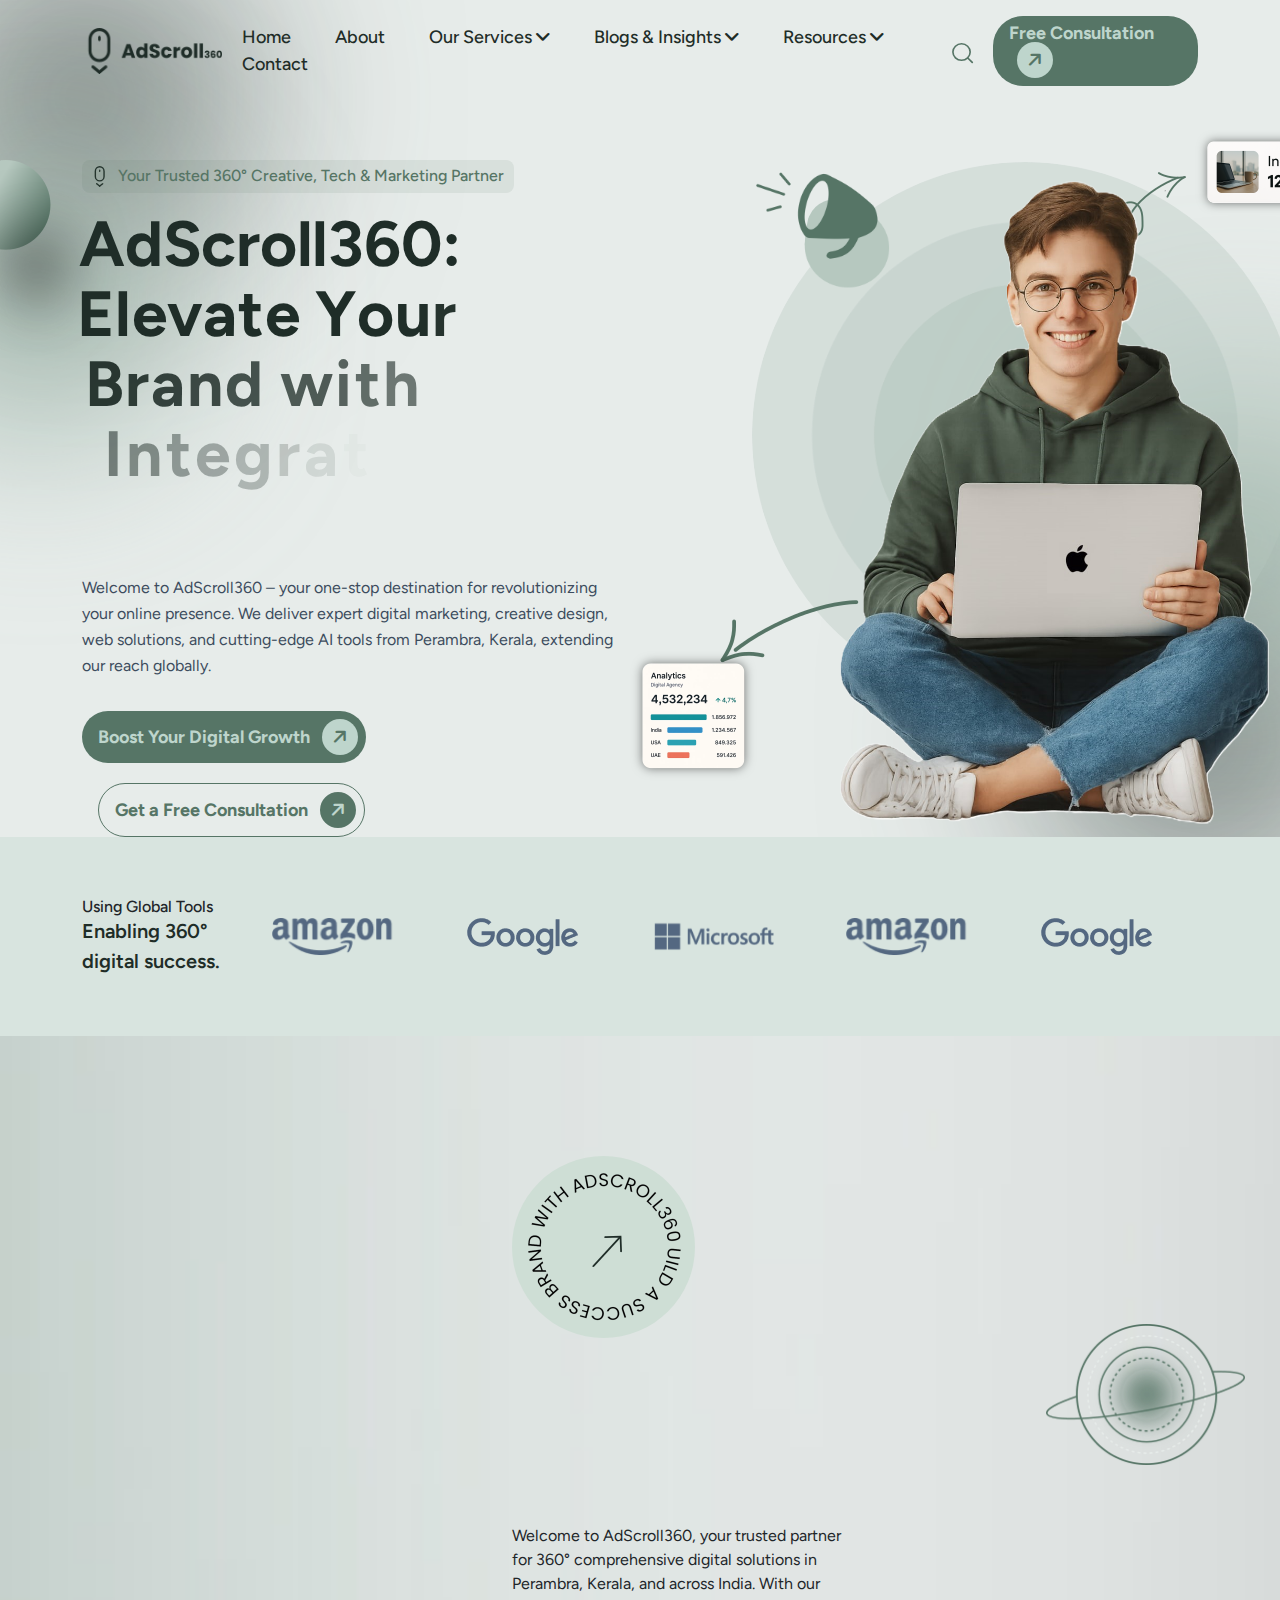
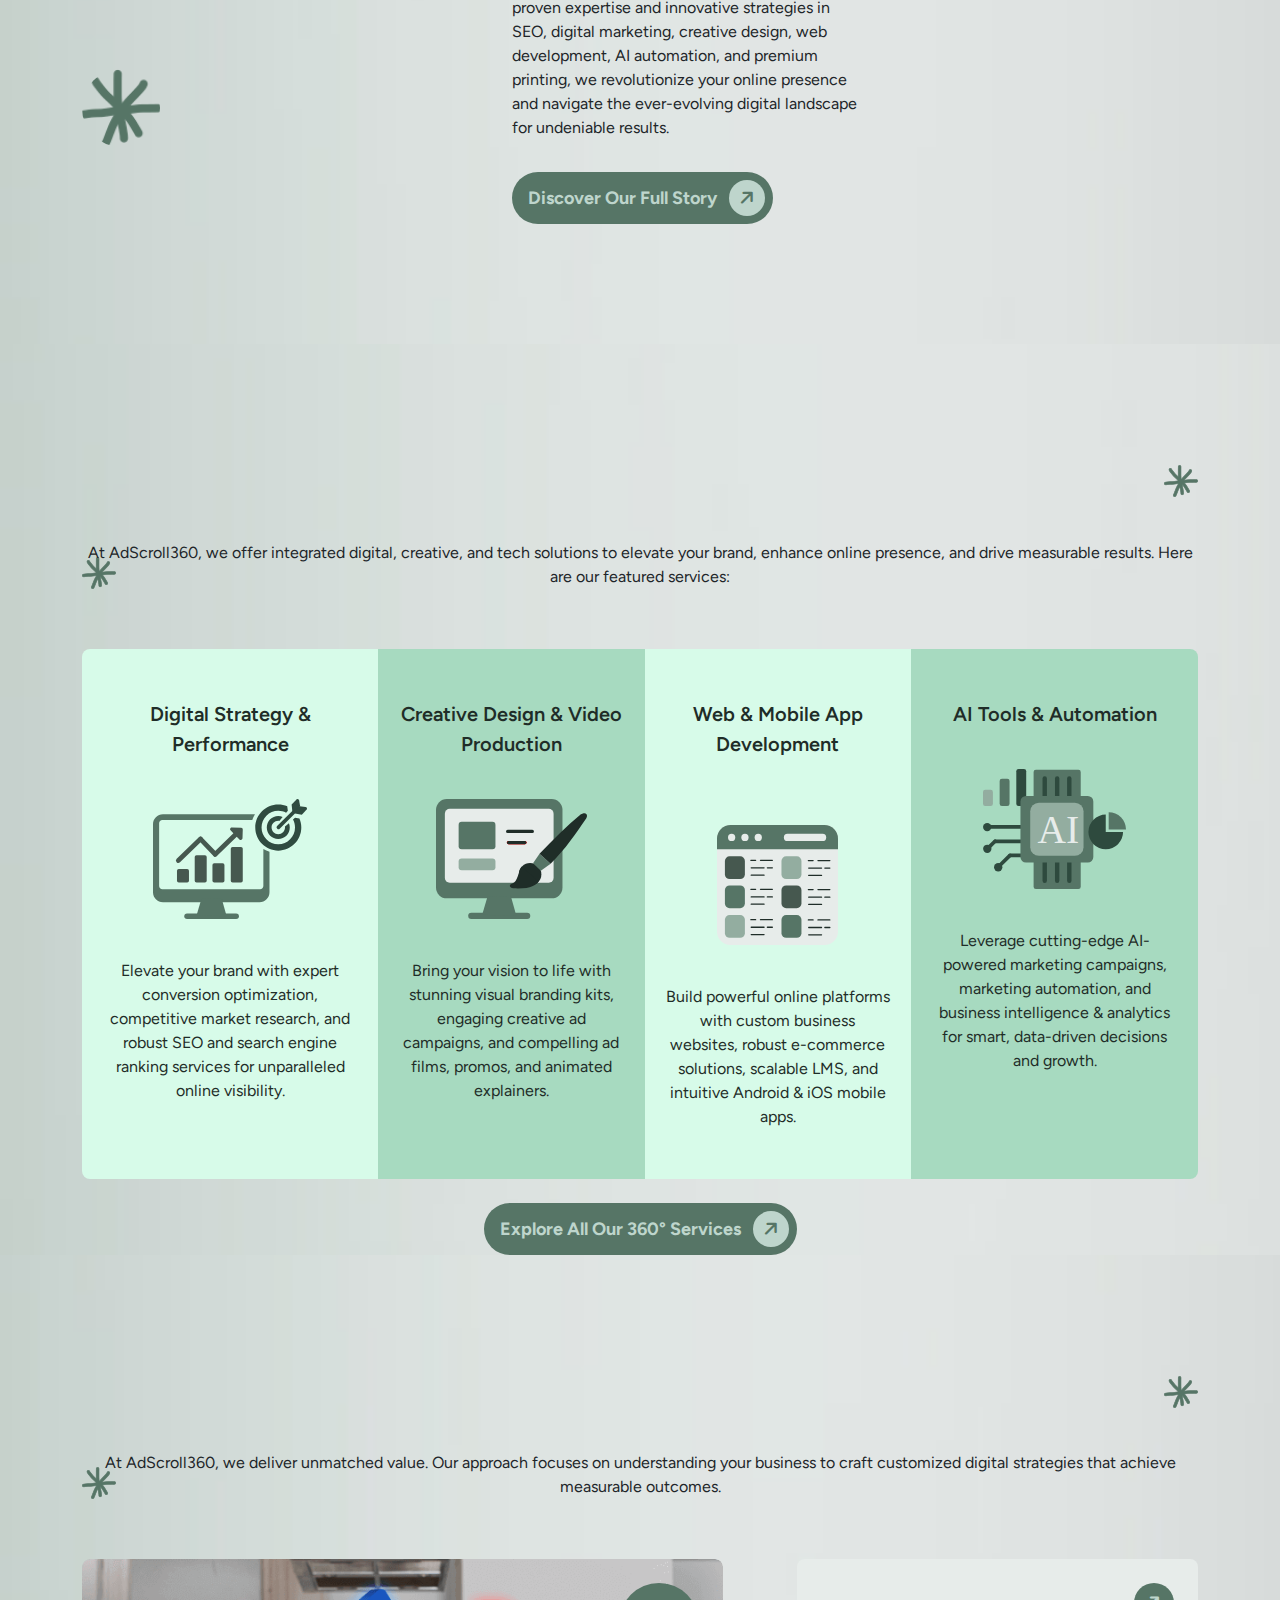
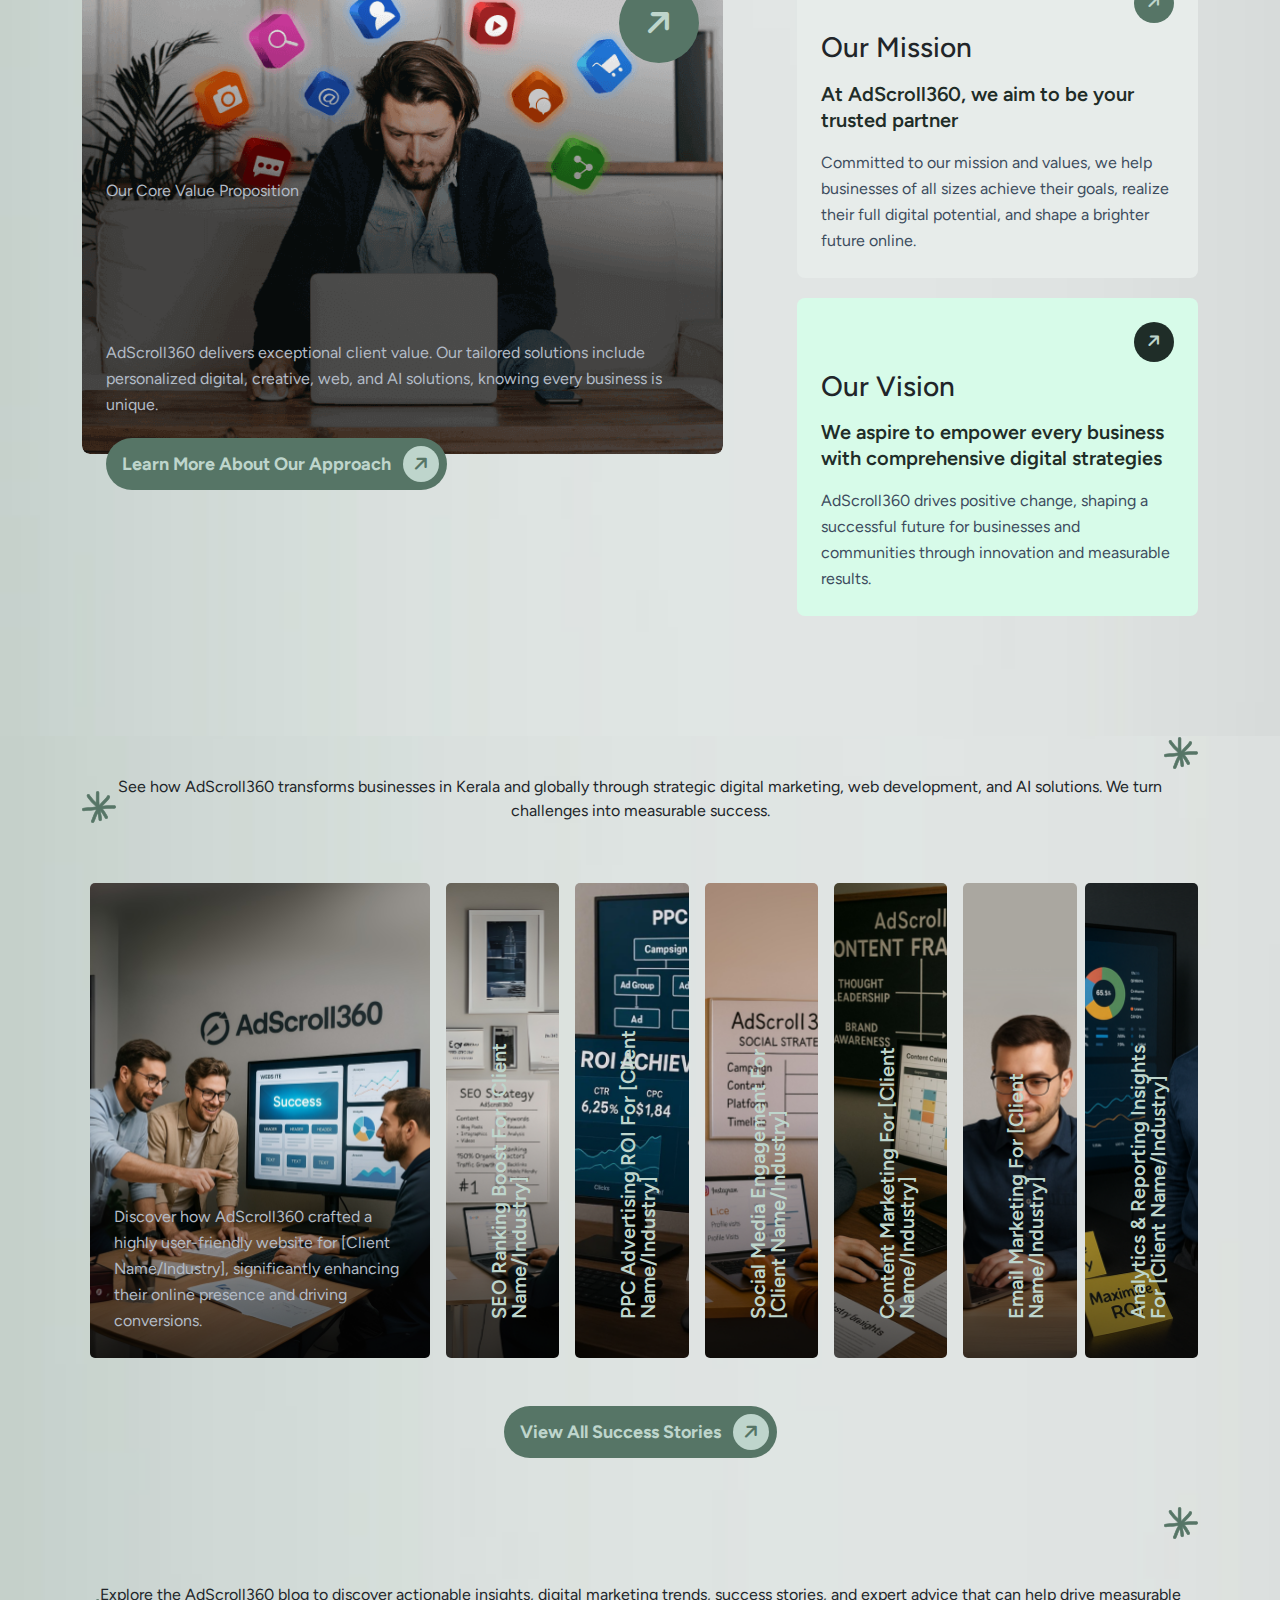
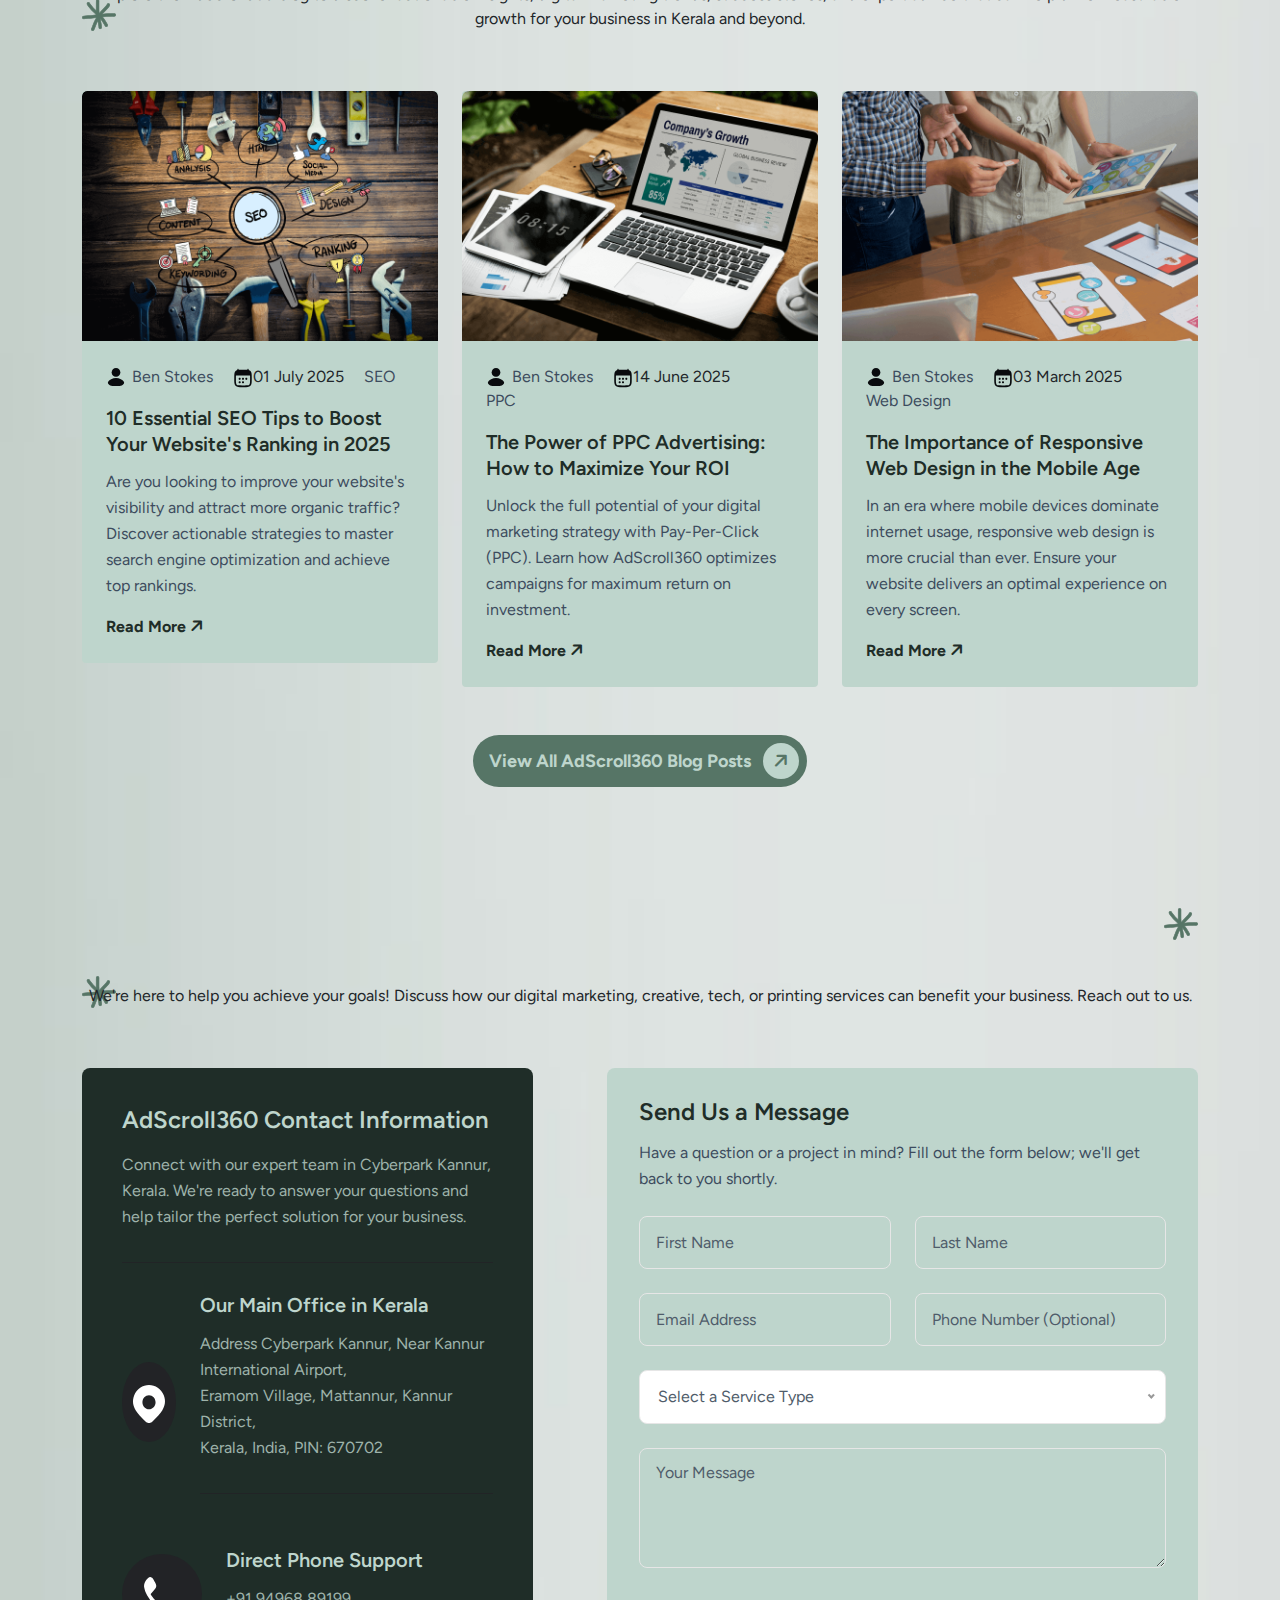
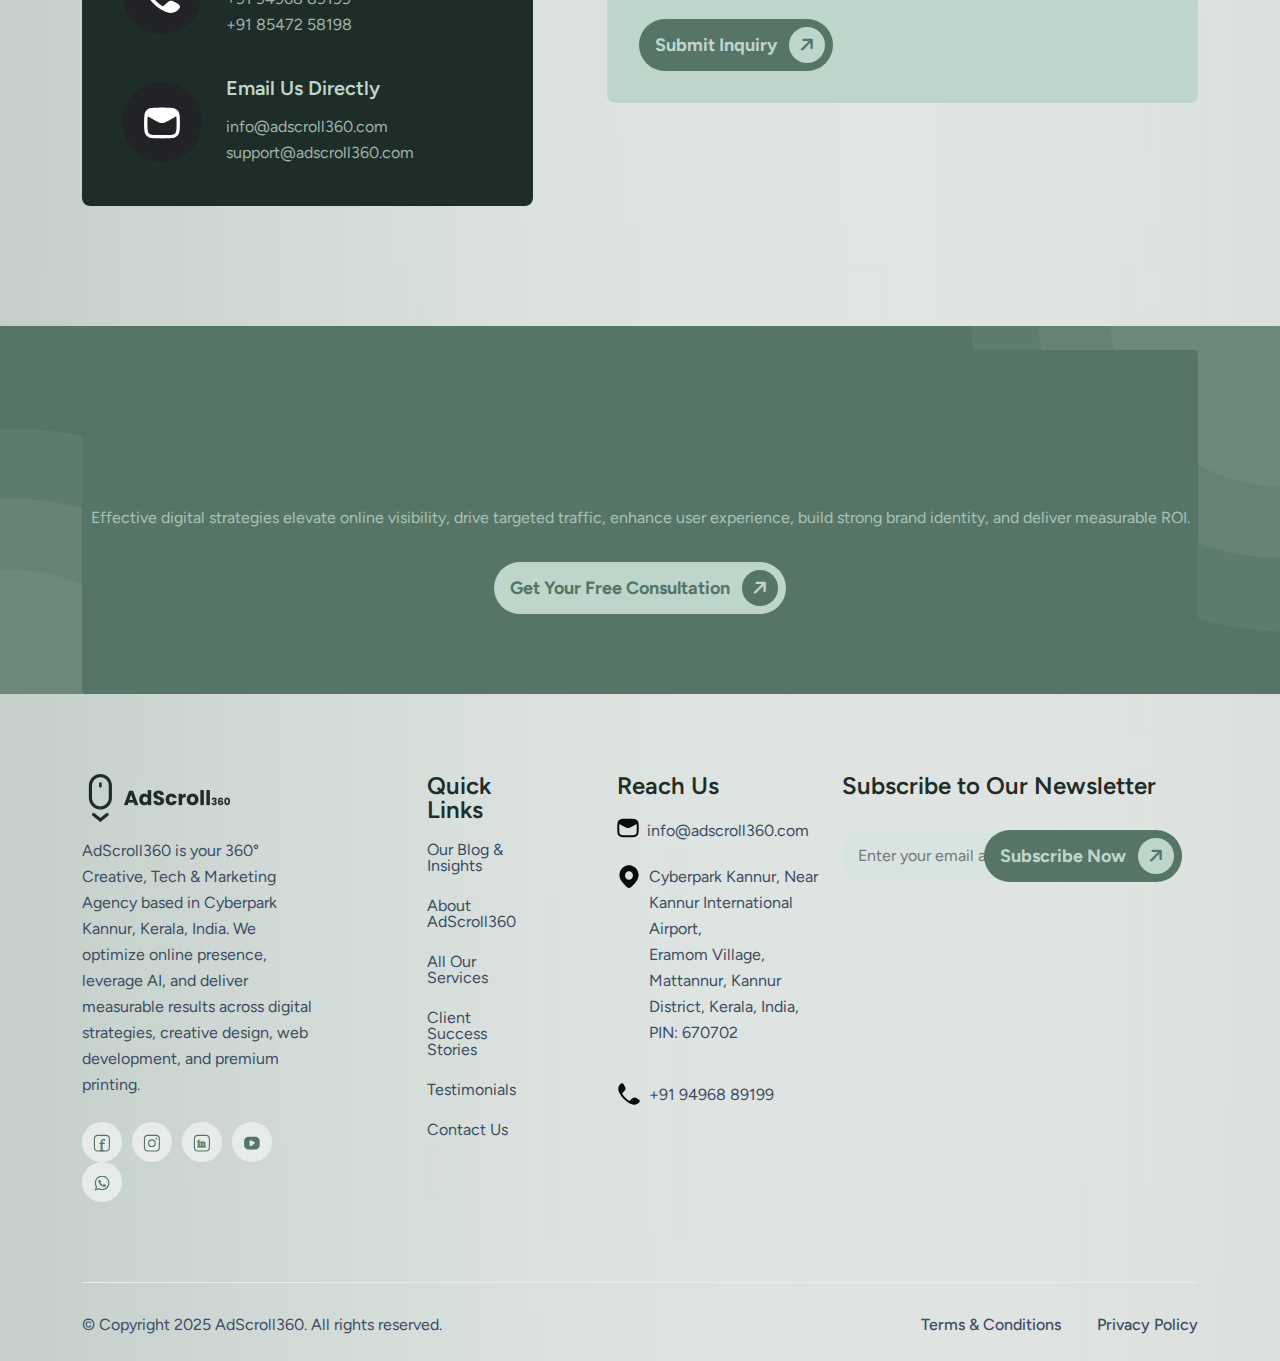
<file: docs/index.html>
<!DOCTYPE html>
<html lang="en">
<head>
    <meta charset="UTF-8">
    <meta name="viewport" content="width=device-width, initial-scale=1.0">

    <title>AdScroll360: 360° Digital, Creative & Tech Agency in Kannur, Kerala</title> 

    <meta name="description" content="AdScroll360: Your 360° digital, creative, and tech agency based in Cyberpark Kannur, Kerala. We offer AI solutions, web development, printing, and digital marketing services. Scroll. Create. Influence.">

    <link rel="canonical" href="https://www.adscroll360.com/index.html">

    <link rel="shortcut icon" href="assets/img/logo/fav-logo1.png" type="image/x-icon">

    <link rel="stylesheet" href="assets/css/plugins/bootstrap.min.css">
    <link rel="stylesheet" href="assets/css/plugins/fontawesome.css">
    <link rel="stylesheet" href="assets/css/plugins/magnific-popup.css">
    <link rel="stylesheet" href="assets/css/plugins/mobile.css">
    <link rel="stylesheet" href="assets/css/plugins/owlcarousel.min.css">
    <link rel="stylesheet" href="assets/css/plugins/sidebar.css">
    <link rel="stylesheet" href="assets/css/plugins/slick-slider.css">
    <link rel="stylesheet" href="assets/css/plugins/nice-select.css">
    <link rel="stylesheet" href="assets/css/main.css">
    <style>
        /* Custom styles for select and textarea focus */
        .input-area input:focus,
        .input-area select:focus,
        .input-area textarea:focus {
            outline: none;
            border-color: #6366f1; /* Indigo-500 */
            box-shadow: 0 0 0 3px rgba(99, 102, 241, 0.5); /* Indigo-500 with transparency */
        }
    </style>

    <script src="assets/js/plugins/jquery-3-6-0.min.js"></script>

    <script type="application/ld+json">
    {
      "@context": "https://schema.org",
      "@type": "Organization",
      "name": "AdScroll360",
      "url": "https://www.adscroll360.com",
      "logo": "https://www.adscroll360.com/assets/img/logo/preloader.png", 
      "contactPoint": {
        "@type": "ContactPoint",
        "telephone": "+91-94968-89199",
        "contactType": "Customer Service",
        "areaServed": ["IN", "AE"], 
        "availableLanguage": ["en", "ml"] 
      },
      "sameAs": [
        "https://www.instagram.com/adscroll360",
        "https://chat.whatsapp.com/HHyN8fpRQUO4tgrv0WcMXe",
        "YOUR_FACEBOOK_LINK_HERE", 
        "YOUR_LINKEDIN_LINK_HERE", 
        "YOUR_YOUTUBE_LINK_HERE" 
      ],
      "description": "AdScroll360 is a 360° Creative, Tech & Marketing Agency based in Cyberpark Kannur, Kerala, India, offering digital marketing, creative design, web development, AI solutions, and premium printing services. We help businesses Scroll, Create, and Influence."
    }
    </script>
    <script type="application/ld+json">
    {
      "@context": "https://schema.org",
      "@type": "LocalBusiness",
      "name": "AdScroll360",
      "image": "https://www.adscroll360.com/assets/img/logo/fav-logo1.png", 
      "@id": "https://www.adscroll360.com/#organization", 
      "url": "https://www.adscroll360.com",
      "telephone": "+919496889199",
      "priceRange": "$$$", 
      "address": {
        "@type": "PostalAddress",
        "streetAddress": "Cyberpark Kannur, Near Kannur International Airport, Eramom Village, Mattannur", 
        "addressLocality": "Kannur", /* Changed from Perambra */
        "addressRegion": "Kerala",
        "postalCode": "670702", /* Corrected PIN */
        "addressCountry": "IN"
      },
      "geo": {
        "@type": "GeoCoordinates",
        "latitude": "Latitude Here",  /* IMPORTANT: Update with actual latitude for Cyberpark Kannur */
        "longitude": "Longitude Here" /* IMPORTANT: Update with actual longitude for Cyberpark Kannur */
      },
      "openingHoursSpecification": [
        {
          "@type": "OpeningHoursSpecification",
          "dayOfWeek": [
            "Monday",
            "Tuesday",
            "Wednesday",
            "Thursday",
            "Friday",
            "Saturday"
          ],
          "opens": "09:00",
          "closes": "18:00"
        }
      ],
      "aggregateRating": { 
        "@type": "AggregateRating",
        "ratingValue": "5.0", 
        "reviewCount": "25" 
      },
      "hasMap": "URL to Google Maps listing for AdScroll360" /* IMPORTANT: Update with actual Google Maps URL for Cyberpark Kannur */
    }
    </script>
</head>
<body class="homepage1-body">

<div class="preloader">
  <div class="loading-container">
    <div class="loading"></div>
    <div id="loading-icon"><img src="assets/img/logo/preloader.png" alt="AdScroll360 loading animation"></div> 
  </div>
</div>

<div class="paginacontainer">
  <div class="progress-wrap">
    <svg class="progress-circle svg-content" width="100%" height="100%" viewBox="-1 -1 102 102" aria-label="Page scroll progress indicator">
      <path d="M50,1 a49,49 0 0,1 0,98 a49,49 0 0,1 0,-98"/>
    </svg>
  </div>
</div>

<!--===== All HEADER STARTS =======-->
<!--===== All HEADER STARTS =======-->
<!--===== All HEADER STARTS =======-->

<header>
    <div class="header-area homepage1 header header-sticky d-none d-lg-block" id="header">
        <div class="container">
            <div class="row">
                <div class="col-lg-12">
                    <div class="header-elements">
                        <div class="site-logo">
                            <a href="index.html">
                                <img src="assets/img/logo/logo1.png" alt="AdScroll360 - 360 Degree Creative, Tech & Digital Marketing Agency in Kerala">
                            </a>
                        </div>
                        <div class="main-menu">
                            <ul>
                                <li><a href="index.html">Home</a></li> 
                                
                                <li><a href="about.html">About</a></li> 
                                
                                <li><a href="services.html">Our Services <i class="fa-solid fa-angle-down"></i></a>
                                    <ul class="dropdown-padding">
                                        <li><a href="services.html">Digital Strategy & Branding</a></li>
                                        <li><a href="services.html">Creative Design</a></li>
                                        <li><a href="services.html">Video Production</a></li>
                                        <li><a href="services.html">Marketing & Performance</a></li>
                                        <li><a href="services.html">AI Tools & Automation</a></li>
                                        <li><a href="services.html">Web Development</a></li>
                                        <li><a href="services.html">Mobile App Development</a></li>
                                        <li><a href="services.html">Premium Printing Works</a></li>
                                        <li><a href="services.html">Smart Tech & Gadgets</a></li>
                                    </ul>
                                </li>
                                
                                <li><a href="blog.html">Blogs & Insights <i class="fa-solid fa-angle-down"></i></a>
                                    <ul class="dropdown-padding">
                                        <li><a href="blog.html">Latest Insights</a></li>
                                        <li><a href="blog.html">Digital Marketing Blog</a></li> 
                                        <li><a href="blog.html">Tech Solutions Blog</a></li> 
                                        <li><a href="blog.html">Featured Article</a></li>
                                    </ul>
                                </li>
                                
                                <li><a href="case-single.html">Resources <i class="fa-solid fa-angle-down"></i></a> 
                                    <ul class="dropdown-padding">
                                        <li><a href="case-single.html">Case Studies</a></li>
                                        <li><a href="case-single.html">Single Case Study</a></li>
                                        <li><a href="team.html">Our Team</a></li>
                                        <li><a href="#">Pricing Plans</a></li>
                                        <li><a href="testimonials.html">Client Testimonials</a></li>
                                        <li><a href="faq.html">FAQ (Frequently Asked Questions)</a></li>
                                        <li><a href="404.html">404 Page</a></li>
                                    </ul>
                                </li>
                                
                                <li><a href="contact.html">Contact</a></li>
                            </ul>
                        </div>
                        <div class="btn-area">
                            <div class="search-icon header__search header-search-btn">
                                <a href="#"><img src="assets/img/icons/search-icons1.svg" alt="Search AdScroll360 website"></a>
                            </div>
                            <a href="contact.html" class="header-btn1">Free Consultation <span><i class="fa-solid fa-arrow-right"></i></span></a> 
                        </div>

                        <div class="header-search-form-wrapper">
                            <div class="tx-search-close tx-close"><i class="fa-solid fa-xmark" aria-label="Close search form"></i></div>
                            <div class="header-search-container">
                                <form role="search" class="search-form">
                                    <input type="search" class="search-field" placeholder="Search AdScroll360 services..." value="" name="s">
                                    <button type="submit" class="search-submit"><img src="assets/img/icons/search-icons1.svg" alt="Submit Search"></button>
                                </form>
                            </div>
                        </div>
                        <div class="body-overlay"></div>
                    </div>
                </div>
            </div>
        </div>
    </div>
</header>
<div class="mobile-header mobile-haeder1 d-block d-lg-none">
    <div class="container-fluid">
        <div class="col-12">
            <div class="mobile-header-elements">
                <div class="mobile-logo">
                    <a href="index.html">
                        <img src="assets/img/logo/logo1.png" alt="AdScroll360 - 360 Degree Digital Marketing, Tech & Creative Agency">
                    </a>
                </div>
                <div class="mobile-nav-icon dots-menu">
                    <i class="fa-solid fa-bars" aria-label="Open Mobile Navigation"></i>
                </div>
            </div>
        </div>
    </div>
</div>

<div class="mobile-sidebar mobile-sidebar1">
    <div class="logosicon-area">
        <div class="logos">
            <img src="assets/img/logo/logo1.png" alt="AdScroll360 Logo - Digital Marketing Solutions">
        </div>
        <div class="menu-close">
            <i class="fa-solid fa-xmark" aria-label="Close Mobile Navigation"></i>
        </div>
    </div>
    <div class="mobile-nav mobile-nav1">
        <ul class="mobile-nav-list nav-list1">
            <li><a href="index.html">Home</a></li>
            <li><a href="about.html">About AdScroll360</a></li>

            <li><a href="services.html">Our Services <i class="fa-solid "></i></a>
                <ul class="sub-menu">
                    <li><a href="services.html">Digital Strategy & Branding</a></li>
                    <li><a href="services.html">Creative Design</a></li>
                    <li><a href="services.html">Video Production</a></li>
                    <li><a href="services.html">Marketing & Performance</a></li>
                    <li><a href="services.html">AI Tools & Automation</a></li>
                    <li><a href="services.html">Web Development</a></li>
                    <li><a href="services.html">Mobile App Development</a></li>
                    <li><a href="services.html">Premium Printing Works</a></li>
                    <li><a href="services.html">Smart Tech & Gadgets</a></li>
                </ul>
            </li>

            <li><a href="blog.html">Blogs & Insights <i class="fa-solid"></i></a>
                <ul class="sub-menu">
                    <li><a href="blog.html">Latest Insights</a></li>
                    <li><a href="blog.html">Digital Marketing Blog</a></li>
                    <li><a href="blog.html">Tech Solutions Blog</a></li>
                    <li><a href="blog.html">Featured Article</a></li>
                </ul>
            </li>

            <li><a href="pages.html">Resources <i class="fa-solid"></i></a>
                <ul class="sub-menu">
                    <li><a href="case-study-single.html">Case Studies</a></li>
                    <li><a href="case-study-single.html">Success Stories</a></li>
                    <li><a href="team.html">Our Team</a></li>
                    <li><a href="#">Pricing Plans</a></li>
                    <li><a href="testimonials.html">Client Testimonials</a></li>
                    <li><a href="faq.html">FAQ (Frequently Asked Questions)</a></li>
                    <li><a href="404.html">404 Page</a></li>
                </ul>
            </li>

            <li><a href="contact.html">Contact AdScroll360</a></li>
        </ul>

        <div class="allmobilesection">
      <a href="contact.html"  class="header-btn1">Get a Free Consultation <span><i class="fa-solid fa-arrow-right"></i></span></a>
      <div class="single-footer">
        <h3>Contact AdScroll360</h3>
        <div class="footer1-contact-info">
          <div class="contact-info-single">
            <div class="contact-info-icon">
              <i class="fa-solid fa-phone-volume"></i>
            </div>
            <div class="contact-info-text">
              <a href="tel:+919496889199">+91 94968 89199</a>
            </div>
          </div>

          <div class="contact-info-single">
            <div class="contact-info-icon">
              <i class="fa-solid fa-envelope"></i>
            </div>
            <div class="contact-info-text">
              <a href="mailto:info@example.com">info@adscroll360.com</a>
            </div>
          </div>

          <div class="single-footer">
            <h3>Our Location</h3>
            
            <div class="contact-info-single">
              <div class="contact-info-icon">
                <i class="fa-solid fa-location-dot"></i>
              </div>
              <div class="contact-info-text">
<address>AdScroll360, Cyberpark Kannur, Near Kannur International Airport, Eramom Village, Mattannur, Kannur District, Kerala, India, PIN: 670702</address>        

</div>
            </div>

          </div>
          <div class="single-footer">
            <h3>Stay Connected</h3>
            
            <div class="social-links-mobile-menu">
             <ul>
                        <li><a href="https://www.facebook.com/adscroll360" target="_blank" aria-label="AdScroll360 on Facebook"><img src="assets/img/icons/facebook.svg" alt="Facebook icon"></i></a></li>
                        <li><a href="https://www.instagram.com/adscroll360" target="_blank" aria-label="AdScroll360 on Instagram"><img src="assets/img/icons/instagram.svg" alt="Instagram icon"></i></a></li>
                        <li><a href="https://www.linkedin.com/company/adscroll360" target="_blank" aria-label="AdScroll360 on LinkedIn"><img src="assets/img/icons/linkedin.svg" alt="LinkedIn icon"></a></li>
                        <li><a href="https://www.youtube.com/@AdScroll360" target="_blank" aria-label="AdScroll360 on YouTube"><img src="assets/img/icons/youtube.svg" alt="YouTube icon"></a></li>
                        <li><a href="https://chat.whatsapp.com/HHyN8fpRQUO4tgrv0WcMXe" target="_blank" aria-label="AdScroll360 WhatsApp Group"><img src="assets/img/icons/whatsapp.svg" alt="whatsapp icon"></a></li>
                    </ul>
            </div>
          </div>
        </div>
      </div>
     </div>
        
    </div>
</div>

<!--===== MOBILE HEADER STARTS =======-->

<!--===== All HEADER STARTS =======-->
<!--===== All HEADER STARTS =======-->
<!--===== All HEADER STARTS =======-->

<div class="hero1-section-area" style="background-image: url(assets/img/bg/header-bg1.png);">
    <img src="assets/img/elements/elements1.png" alt="Creative design elements" class="elements1 aniamtion-key-1">
    <div class="container">
        <div class="row align-items-center">
            <div class="col-lg-6">
                <div class="header-main-content heading1">
                    <h5>
                        <img src="assets/img/icons/logo-icons.svg" alt="AdScroll360 integrated solutions icon">
                        Your Trusted 360° Creative, Tech & Marketing Partner
                    </h5>
                    <h1 class="text-anime-style-3">AdScroll360: Elevate Your Brand with Integrated Digital Solutions in Kerala</h1>
                    
                    <p data-aos="fade-left" data-aos-duration="1000">
                        Welcome to AdScroll360 – your one-stop destination for revolutionizing your online presence. We deliver expert digital marketing, creative design, web solutions, and cutting-edge AI tools from Perambra, Kerala, extending our reach globally.
                    </p>
                    <div class="btn-area" data-aos="fade-left" data-aos-duration="1200">
                        <a href="contact.html" class="header-btn1">Boost Your Digital Growth <span><i class="fa-solid fa-arrow-right"></i></span></a>
                        <a href="contact.html" class="header-btn2">Get a Free Consultation <span><i class="fa-solid fa-arrow-right"></i></span></a>
                    </div>
                </div>
            </div>
            <div class="col-lg-6">
                <div class="header-images-area">
                    <div class="main-images-area">
                        <div class="img1">
                            <img src="assets/img/all-images/header-img1.png" alt="AdScroll360 digital marketing team collaborating on a strategy" data-aos="zoom-in" data-aos-duration="1000">
                        </div>
                        <div class="img2">
                            <img src="assets/img/bg/header-imgbg.png" alt="Abstract digital marketing background graphic">
                        </div>
                        <div class="icons-area">
                            <img src="assets/img/icons/sound-icons1.svg" alt="Sound wave icon representing audio marketing" class="sound-icons1 aniamtion-key-1">
                            <img src="assets/img/icons/lite-icons1.svg" alt="Lightbulb icon representing new ideas" class="lite-icons1 aniamtion-key-1">
                        </div>
                        <div class="auhtor-icons">
                            <img src="assets/img/elements/elements2.png" alt="Geometric design element" class="elements2">
                            <img src="assets/img/elements/elements3.png" alt="Abstract shape element" class="elements3">
                        </div>
                        <div class="auhtor-images">
                            <img src="assets/img/all-images/header-author-img1.png" alt="AdScroll360 team member 1" class="header-author-img1 aniamtion-key-2">
                            <img src="assets/img/all-images/header-author-img2.png" alt="AdScroll360 team member 2" class="header-author-img2 aniamtion-key-2">
                        </div>
                    </div>
                </div>
            </div>
        </div>
    </div>
</div>


<div class="slider-section-area sp5">
    <div class="container">
        <div class="row align-items-center">
            <div class="col-lg-2">
                <div class="sldier-head">

                    <h6>Using Global Tools</h6> 
<p>Enabling 360° digital success.</p>
                </div>
            </div>
            <div class="col-lg-10">
                <div class="slider-images-area owl-carousel">
                  
                    <div class="img1">
                        <img src="assets/img/elements/brand-img2.png" alt="Client Logo: [Client Name 2] - Worked with AdScroll360 on Web Development" title="Trusted by [Client Name 2]">
                    </div>
                    
                    <div class="img1">
                        <img src="assets/img/elements/brand-img4.png" alt="Client Logo: [Client Name 4] - Leveraged AdScroll360 for AI Marketing" title="Trusted by [Client Name 4]">
                    </div>
                    <div class="img1">
                        <img src="assets/img/elements/brand-img5.png" alt="Client Logo: [Client Name 5] - Printing solutions by AdScroll360" title="Trusted by [Client Name 5]">
                    </div>
                    </div>
            </div>
        </div>
    </div>
</div>

<script type="application/ld+json">
{
  "@context": "https://schema.org/",
  "@type": "CollectionPage",
  "name": "Client Success Stories & Partners of AdScroll360",
  "description": "See why leading companies trust AdScroll360 for their digital marketing, creative, tech, and printing needs. Explore our successful collaborations.",
  "publisher": {
    "@type": "Organization",
    "name": "AdScroll360",
    "url": "https://www.adscroll360.com"
  },
  "mainEntityOfPage": {
    "@type": "WebPage",
    "@id": "https://www.adscroll360.com/testimonials.html" 
  },
  "mentions": [
    {
      "@type": "Organization",
      "name": "[Client Name 1]" 
    },
    {
      "@type": "Organization",
      "name": "[Client Name 2]" 
    },
    {
      "@type": "Organization",
      "name": "[Client Name 3]" 
    },
    {
      "@type": "Organization",
      "name": "[Client Name 4]" 
    },
    {
      "@type": "Organization",
      "name": "[Client Name 5]" 
    }
  ]
}
</script>
<div class="all-section-bg" style="background-image: url(assets/img/bg/pages-bg1.png); background-repeat: no-repeat; background-size: cover;">
<div class="all-section-bg" style="background-image: url(assets/img/bg/pages-bg1.png); background-repeat: no-repeat; background-size: cover;">
    <div class="about1-section-area sp6">
        <div class="container">
            <div class="row align-items-center">
                <div class="col-lg-4">
                    <div class="about-images">
                        <figure class="image-anime reveal">
                            <img src="assets/img/all-images/about-img1.png" alt="AdScroll360 team collaborating on digital marketing strategy and creative solutions">
                        </figure>
                        <img src="assets/img/elements/star1.png" alt="Decorative star graphic" class="star1 keyframe5">
                    </div>
                </div>
                <div class="col-lg-5">
                    <div class="about-content-area heading2">
                        <div class="arrow-circle">
                            <a href="about.html">
                               <img src="assets/img/elements/elements4.png" alt="" class="elements4 keyframe5">
            <img src="assets/img/icons/arrow.svg" alt="" class="arrow">
          </a>
          </div>
                        <h2 class="text-anime-style-3">AdScroll360: Your 360° Partner for Integrated Digital Solutions in Kerala</h2>
                        <p data-aos="fade-left" data-aos-duration="1000">
                            Welcome to AdScroll360, your trusted partner for 360° comprehensive digital solutions in Perambra, Kerala, and across India. With our proven expertise and innovative strategies in SEO, digital marketing, creative design, web development, AI automation, and premium printing, we revolutionize your online presence and navigate the ever-evolving digital landscape for undeniable results.
                        </p>
                        <div class="btn-area" data-aos="fade-left" data-aos-duration="1200">
                            <a href="about.html" class="header-btn1">Discover Our Full Story <span><i class="fa-solid fa-arrow-right"></i></span></a>
                        </div>
                    </div>
                </div>
                <div class="col-lg-3">
                    <div class="about-auhtor-images">
                        <img src="assets/img/elements/elements5.png" alt="Abstract background design element" class="elements5 keyframe5">
                        <figure class="image-anime reveal">
                            <img src="assets/img/all-images/about-img2.png" alt="AdScroll360 team members discussing creative concepts and project plans">
                        </figure>
                    </div>
                </div>
            </div>
        </div>
    </div>
</div>

<!--===== SERVICE AREA STARTS =======-->
<div class="service1-section-area sp9">
    <div class="container">
        <div class="row">
            <div class="col-lg-12 m-auto">
                <div class="service-header-area heading2 text-center">
                    <img src="assets/img/elements/star2.png" alt="Decorative star graphic" class="star2 keyframe5">
                    <img src="assets/img/elements/star2.png" alt="Decorative star graphic" class="star3 keyframe5">
                    <h2 class="text-anime-style-3">Our Core 360° Solutions <br class="d-md-block d-none"> for Unstoppable Digital Growth</h2>
                    <p data-aos="fade-up" data-aos-duration="1000">
                        At AdScroll360, we offer integrated digital, creative, and tech solutions to elevate your brand, enhance online presence, and drive measurable results. Here are our featured services:
                    </p>
                </div>
            </div>
        </div>
        <div class="row">
            <div class="col-lg-12">
                <div class="service-all-boxes-area">

                    <div class="service-boxarea" data-aos="zoom-in" data-aos-duration="800">
                        <a href="digital-strategy-performance.html">Digital Strategy & Performance</a>
                        <div class="space40"></div>
                        <img src="assets/img/icons/service-icon1.svg" alt="Digital Strategy and Performance icon">
                        <div class="space40"></div>
                        <p>Elevate your brand with expert conversion optimization, competitive market research, and robust SEO and search engine ranking services for unparalleled online visibility.</p>
                    </div>

                    <div class="service-boxarea box2" data-aos="zoom-in" data-aos-duration="1000">
                        <a href="creative-design-video-production.html">Creative Design & Video Production</a>
                        <div class="space40"></div>
                        <img src="assets/img/icons/service-icon2.svg" alt="Creative Design and Video Production icon">
                        <div class="space40"></div>
                        <p>Bring your vision to life with stunning visual branding kits, engaging creative ad campaigns, and compelling ad films, promos, and animated explainers.</p>
                    </div>

                    <div class="service-boxarea box3" data-aos="zoom-in" data-aos-duration="1200">
                        <a href="web-mobile-app-development.html">Web & Mobile App Development</a>
                        <div class="space66"></div>
                        <img src="assets/img/icons/service-icon3.svg" alt="Web and Mobile App Development icon">
                        <div class="space40"></div>
                        <p>Build powerful online platforms with custom business websites, robust e-commerce solutions, scalable LMS, and intuitive Android & iOS mobile apps.</p>
                    </div>

                    <div class="service-boxarea box4" data-aos="zoom-in" data-aos-duration="1400">
                        <a href="ai-tools-automation.html">AI Tools & Automation</a>
                        <div class="space40"></div>
                        <img src="assets/img/icons/service-icon4.svg" alt="AI Tools and Automation icon"> <div class="space40"></div>
                        <p>Leverage cutting-edge AI-powered marketing campaigns, marketing automation, and business intelligence & analytics for smart, data-driven decisions and growth.</p>
                    </div>

                </div>
            </div>
        </div>
        <div class="row mt-4">
            <div class="col-lg-12 text-center">
                <a href="services.html" class="header-btn1">Explore All Our 360° Services <span><i class="fa-solid fa-arrow-right"></i></span></a>
            </div>
        </div>
    </div>
</div>
<!--===== SERVICE AREA ENDS =======-->

<!--===== SERVICE AREA STARTS =======-->
<div class="all-section-bg" style="background-image: url(assets/img/bg/pages-bg1.png); background-repeat: no-repeat; background-size: cover;">
<div class="service2-section-area sp6">
    <div class="container">
        <div class="row">
            <div class="col-lg-12 m-auto">
                <div class="service2-header heading2 text-center">
                    <img src="assets/img/elements/star2.png" alt="Decorative star graphic" class="star2 keyframe5">
                    <img src="assets/img/elements/star2.png" alt="Decorative star graphic" class="star3 keyframe5">
                    <h2 class="text-anime-style-3">AdScroll360: Driving Your Success with Tailored Digital Solutions & Proven Results</h2>
                    <p data-aos="fade-up" data-aos-duration="1000">
                        At AdScroll360, we deliver unmatched value. Our approach focuses on understanding your business to craft customized digital strategies that achieve measurable outcomes.
                    </p>
                </div>
            </div>
        </div>
        <div class="row">
            <div class="col-lg-7">
                <div class="images-content-area" data-aos="zoom-in" data-aos-duration="1000">
                    <div class="img1">
                        <img src="assets/img/all-images/service-img1.png" alt="AdScroll360 team analyzing data and planning digital strategies">
                    </div>
                    <div class="content-area">
                        <p>Our Core Value Proposition</p> 
                        <a href="about.html#value" class="text text-anime-style-3">
                            Discover How AdScroll360 Delivers Unique Value and Drives Business Growth
                        </a>
                     <p data-aos="fade-up" data-aos-duration="1000">
    AdScroll360 delivers exceptional client value. Our tailored solutions include personalized digital, creative, web, and AI solutions, knowing every business is unique.
</p>
                        <div class="btn-area" data-aos="fade-up" data-aos-duration="1200">
                            <a href="about.html" class="header-btn1">Learn More About Our Approach <span><i class="fa-solid fa-arrow-right"></i></span></a>
                        </div>
                    </div>
                    <div class="arrow-area">
                        <a href="about.html"><i class="fa-solid fa-arrow-right" aria-label="Learn more about AdScroll360's value"></i></a>
                    </div>
                </div>
            </div>
            <div class="col-lg-5">
                <div class="service-all-boxes">
                    <div class="row">
                        <div class="col-lg-12 col-md-6">
                            <div class="service2-auhtor-boxarea" data-aos="zoom-out" data-aos-duration="1000">
                                <div class="arrow">
                                    <a href="about.html#mission"><i class="fa-solid fa-arrow-right" aria-label="Learn about AdScroll360's mission"></i></a>
                                </div>
                                <div class="content-area">
                                    <h3>Our Mission</h3>
                                    <a href="about.html#mission">At AdScroll360, we aim to be your trusted partner</a> 
                                    <p>Committed to our mission and values, we help businesses of all sizes achieve their goals, realize their full digital potential, and shape a brighter future online.</p>
                                </div>
                            </div>
                        </div>

                        <div class="col-lg-12 col-md-6">
                            <div class="service2-auhtor2-boxarea" data-aos="zoom-out" data-aos-duration="1200">
                                <div class="arrow">
                                    <a href="about.html#vision"><i class="fa-solid fa-arrow-right" aria-label="Learn about AdScroll360's vision"></i></a>
                                </div>
                                <div class="content-area">
                                    <h3>Our Vision</h3>
                                    <a href="about.html#vision">We aspire to empower every business with comprehensive digital strategies</a>
                                    <p>AdScroll360 drives positive change, shaping a successful future for businesses and communities through innovation and measurable results.</p>
                                </div>
                            </div>
                        </div>
                    </div>
                </div>
            </div>
        </div>
    </div>
</div>
</div>
<!--===== SERVICE AREA ENDS =======-->

<!--===== CASE AREA STARTS =======-->
<div class="case1-section-area">
    <div class="container">
        <div class="row">
            <div class="col-lg-12 m-auto">
                <div class="case-header-area heading2 text-center">
                    <img src="assets/img/elements/star2.png" alt="Decorative star graphic" class="star2 keyframe5">
                    <img src="assets/img/elements/star2.png" alt="Decorative star graphic" class="star3 keyframe5">
                    <h2 class="text-anime-style-3">AdScroll360: Our Client Success Stories & Proven Results</h2>
                    <p data-aos="fade-up" data-aos-duration="1000">
                        See how AdScroll360 transforms businesses in Kerala and globally through strategic digital marketing, web development, and AI solutions. We turn challenges into measurable success.
                    </p>
                </div>
            </div>
        </div>
        <div class="row">
            <div class="col-lg-12" data-aos="zoom-out" data-aos-duration="1200">
                <div class="cs_case_study_1_list">

                    <div class="cs_case_study cs_style_1 cs_hover_active active" data-aos="fade-up" data-aos-duration="800">
                        <a href="case-study-website-design-success.html" class="cs_case_study_thumb cs_bg_filed" data-src="assets/img/all-images/case-img1.png" 
                           aria-label="Case Study: Successful Website Design & Development for [Client Name/Industry]"></a>
                        <div class="content-area1">
                            <a href="case-study-website-design-success.html">Website Design & Development Success</a>
                        </div>
                        <div class="content-area">
                            <p>Discover how AdScroll360 crafted a highly user-friendly website for [Client Name/Industry], significantly enhancing their online presence and driving conversions.</p>
                        </div>
                    </div>

                    <div class="cs_case_study cs_style_1 cs_hover_active" data-aos="fade-up" data-aos-duration="900">
                        <a href="case-study-seo-ranking-boost.html" class="cs_case_study_thumb cs_case_study_thumb2 cs_bg_filed" data-src="assets/img/all-images/case-img2.png" 
                           aria-label="Case Study: Achieving Top SEO Rankings for [Client Name/Industry]"></a>
                        <div class="content-area1">
                            <a href="case-study-seo-ranking-boost.html">SEO Ranking Boost for [Client Name/Industry]</a>
                        </div>
                        <div class="content-area">
                            <p>See how our advanced SEO techniques helped [Client Name] climb to the top of search results, resulting in a [e.g., 150%] increase in organic traffic and leads.</p>
                        </div>
                    </div>

                    <div class="cs_case_study cs_style_1 cs_hover_active" data-aos="fade-up" data-aos-duration="1000">
                        <a href="case-study-ppc-roi.html" class="cs_case_study_thumb cs_case_study_thumb3 cs_bg_filed" data-src="assets/img/all-images/case-img3.png" 
                           aria-label="Case Study: Maximizing ROI with PPC Advertising for [Client Name/Industry]"></a>
                        <div class="content-area1">
                            <a href="case-study-ppc-roi.html">PPC Advertising ROI for [Client Name/Industry]</a>
                        </div>
                        <div class="content-area">
                            <p>Explore how AdScroll360's targeted PPC advertising campaigns generated a [e.g., 3X] return on investment for [Client Name], driving quality leads and sales.</p>
                        </div>
                    </div>

                    <div class="cs_case_study cs_style_1 cs_hover_active" data-aos="fade-up" data-aos-duration="1100">
                        <a href="case-study-social-media-engagement.html" class="cs_case_study_thumb cs_case_study_thumb4 cs_bg_filed" data-src="assets/img/all-images/case-img4.png" 
                           aria-label="Case Study: Boosting Social Media Engagement for [Client Name/Industry]"></a>
                        <div class="content-area1">
                            <a href="case-study-social-media-engagement.html">Social Media Engagement for [Client Name/Industry]</a>
                        </div>
                        <div class="content-area">
                            <p>Learn how our strategic social media marketing transformed [Client Name]'s online community, boosting brand awareness and customer interaction.</p>
                        </div>
                    </div>

                    <div class="cs_case_study cs_style_1 cs_hover_active" data-aos="fade-up" data-aos-duration="1200">
                        <a href="case-study-content-marketing-impact.html" class="cs_case_study_thumb cs_case_study_thumb5 cs_bg_filed" data-src="assets/img/all-images/case-img5.png" 
                           aria-label="Case Study: Driving Leads with Content Marketing for [Client Name/Industry]"></a>
                        <div class="content-area1">
                            <a href="case-study-content-marketing-impact.html">Content Marketing for [Client Name/Industry]</a>
                        </div>
                        <div class="content-area">
                            <p>See how AdScroll360's content strategy helped [Client Name] become an industry thought leader, attracting new audiences and generating qualified leads.</p>
                        </div>
                    </div>

                    <div class="cs_case_study cs_style_1 cs_hover_active" data-aos="fade-up" data-aos-duration="1300">
                        <a href="case-study-email-marketing-conversions.html" class="cs_case_study_thumb cs_case_study_thumb6 cs_bg_filed" data-src="assets/img/all-images/case-img6.png" 
                           aria-label="Case Study: Boosting Conversions with Email Marketing for [Client Name/Industry]"></a>
                        <div class="content-area1">
                            <a href="case-study-email-marketing-conversions.html">Email Marketing for [Client Name/Industry]</a>
                        </div>
                        <div class="content-area">
                            <p>Discover the success of [Client Name]'s email marketing campaigns, resulting in [e.g., higher open rates and significant conversion improvements].</p>
                        </div>
                    </div>

                    <div class="cs_case_study cs_style_1 cs_hover_active " style="margin: 0 !important;" data-aos="fade-up" data-aos-duration="1400">
                        <a href="case-study-analytics-insights.html" class="cs_case_study_thumb cs_case_study_thumb7 cs_bg_filed" data-src="assets/img/all-images/case-img7.png" 
                           aria-label="Case Study: Data-Driven Growth with Analytics & Reporting for [Client Name/Industry]"></a>
                        <div class="content-area1">
                            <a href="case-study-analytics-insights.html">Analytics & Reporting Insights for [Client Name/Industry]</a>
                        </div>
                        <div class="content-area">
                            <p>Learn how AdScroll360's data analysis provided [Client Name] with actionable insights, optimizing their strategies and maximizing their digital ROI.</p>
                        </div>
                    </div>
                </div>
            </div>
        </div>
        <div class="row mt-5">
            <div class="col-lg-12 text-center">
                <a href="case-single.html" class="header-btn1">View All Success Stories <span><i class="fa-solid fa-arrow-right"></i></span></a>
            </div>
        </div>
    </div>
</div>
<!--===== CASE AREA ENDS =======-->


<!--===== TESTIMONIAL AREA STARTS 
<div class="testimonial1-section-area sp6">
    <div class="container">
        <div class="row">
            <div class="col-lg-12 m-auto">
                <div class="testimonial-header heading2 text-center">
                    <img src="assets/img/elements/star2.png" alt="Decorative star graphic" class="star2 keyframe5">
                    <img src="assets/img/elements/star2.png" alt="Decorative star graphic" class="star3 keyframe5">
                    <h2 class="text-anime-style-3">What Our Clients Say About AdScroll360 <br class="d-md-block d-none"> on Google & Beyond</h2>
                    <p data-aos="fade-up" data-aos-duration="1000">
                        Don't just take our word for it. Hear what our satisfied clients have to say about their experience partnering with AdScroll360 for digital marketing, creative, and tech solutions in Kerala.
                    </p>
                </div>
            </div>
        </div>
        <div class="row">
            <div class="col-lg-8 m-auto" data-aos="fade-up" data-aos-duration="1000">
                <div class="testimonials-slider-area owl-carousel">

                    <div class="testimonial-boxarea">
                        <div class="row">
                            <div class="col-lg-5">
                                <div class="pera">
                                    <p>"Working with AdScroll360 has been a game-changer for our business. Their expertise in SEO and digital marketing has helped us achieve remarkable results, significantly increasing our online visibility and leads. Highly recommend their strategic approach!"</p>
                                    <div class="space100"></div>
                                    <div class="space30"></div>
                                    <div class="list-area">
                                        <div class="list">
                                            <ul>
                                                <li><i class="fa-solid fa-star"></i></li>
                                                <li><i class="fa-solid fa-star"></i></li>
                                                <li><i class="fa-solid fa-star"></i></li>
                                                <li><i class="fa-solid fa-star"></i></li>
                                                <li><i class="fa-solid fa-star"></i></li>
                                            </ul>
                                            <a href="javascript:void(0);">Aisha Rahman, Marketing Manager at [Client Company Name 1]</a>
                                        </div>
                                        <a href="https://g.page/AdScroll360/review?rc" target="_blank" aria-label="Read more reviews on Google">
                                            <img src="assets/img/icons/google.svg" alt="Google Reviews icon">
                                        </a>
                                    </div>
                                </div>
                            </div>
                            <div class="col-lg-7">
                                <div class="images">
                                    <img src="assets/img/all-images/testimonial-img1.png" alt="Happy client smiling after AdScroll360's digital marketing services">
                                </div>
                            </div>
                        </div>
                    </div>

                    <div class="testimonial-boxarea">
                        <div class="row">
                            <div class="col-lg-5">
                                <div class="pera">
                                    <p>"The team at AdScroll360 developed our new e-commerce website, and the results are stunning! The UI/UX design is intuitive, and their web development expertise made the process seamless. Our online sales have seen a significant boost since launch."</p>
                                    <div class="space100"></div>
                                    <div class="space30"></div>
                                    <div class="list-area">
                                        <div class="list">
                                            <ul>
                                                <li><i class="fa-solid fa-star"></i></li>
                                                <li><i class="fa-solid fa-star"></i></li>
                                                <li><i class="fa-solid fa-star"></i></li>
                                                <li><i class="fa-solid fa-star"></i></li>
                                                <li><i class="fa-solid fa-star"></i></li>
                                            </ul>
                                            <a href="javascript:void(0);">Rajesh Kumar, Founder of [Client Company Name 2]</a>
                                        </div>
                                        <a href="https://g.page/AdScroll360/review?rc" target="_blank" aria-label="Read more reviews on Google">
                                            <img src="assets/img/icons/google.svg" alt="Google Reviews icon">
                                        </a>
                                    </div>
                                </div>
                            </div>
                            <div class="col-lg-7">
                                <div class="images">
                                    <img src="assets/img/all-images/testimonial-img2.png" alt="Client testimonial showcasing satisfaction with AdScroll360's web design">
                                </div>
                            </div>
                        </div>
                    </div>

                    <div class="testimonial-boxarea">
                        <div class="row">
                            <div class="col-lg-5">
                                <div class="pera">
                                    <p>"AdScroll360's creative team truly understood our vision, delivering a visual branding kit and ad campaign that exceeded expectations. Their integration of AI tools for insights was remarkable, making our campaigns highly effective and data-driven."</p>
                                    <div class="space100"></div>
                                    <div class="space30"></div>
                                    <div class="list-area">
                                        <div class="list">
                                            <ul>
                                                <li><i class="fa-solid fa-star"></i></li>
                                                <li><i class="fa-solid fa-star"></i></li>
                                                <li><i class="fa-solid fa-star"></i></li>
                                                <li><i class="fa-solid fa-star"></i></li>
                                                <li><i class="fa-solid fa-star"></i></li>
                                            </ul>
                                            <a href="javascript:void(0);">Fatima Ali, Creative Director at [Client Company Name 3]</a>
                                        </div>
                                        <a href="https://g.page/AdScroll360/review?rc" target="_blank" aria-label="Read more reviews on Google">
                                            <img src="assets/img/icons/google.svg" alt="Google Reviews icon">
                                        </a>
                                    </div>
                                </div>
                            </div>
                            <div class="col-lg-7">
                                <div class="images">
                                    <img src="assets/img/all-images/testimonial-img3.png" alt="Client testimonial praising AdScroll360's creative and AI marketing services">
                                </div>
                            </div>
                        </div>
                    </div>

                </div>
            </div>
        </div>
        <div class="row mt-5">
            <div class="col-lg-12 text-center">
                <a href="testimonials.html" class="header-btn1">Read More Client Testimonials <span><i class="fa-solid fa-arrow-right"></i></span></a>
            </div>
        </div>
    </div>
</div>
<script type="application/ld+json">
{
  "@context": "https://schema.org/",
  "@type": "Service",
  "name": "Digital Marketing, Creative & Tech Services",
  "serviceProvider": {
    "@type": "Organization",
    "name": "AdScroll360",
    "url": "https://www.adscroll360.com"
  },
  "aggregateRating": {
    "@type": "AggregateRating",
    "ratingValue": "5.0", 
    "reviewCount": "25" 
  },
  "review": [
    {
      "@type": "Review",
      "author": {
        "@type": "Person",
        "name": "Aisha Rahman"
      },
      "reviewRating": {
        "@type": "Rating",
        "ratingValue": "5"
      },
      "reviewBody": "Working with AdScroll360 has been a game-changer for our business. Their expertise in SEO and digital marketing has helped us achieve remarkable results, significantly increasing our online visibility and leads. Highly recommend their strategic approach!",
      "itemReviewed": {
        "@type": "Service",
        "name": "SEO and Digital Marketing Services"
      },
      "publisher": {
        "@type": "Organization",
        "name": "Google My Business" 
      },
      "datePublished": "2025-06-25" 
    },
    {
      "@type": "Review",
      "author": {
        "@type": "Person",
        "name": "Rajesh Kumar"
      },
      "reviewRating": {
        "@type": "Rating",
        "ratingValue": "5"
      },
      "reviewBody": "The team at AdScroll360 developed our new e-commerce website, and the results are stunning! The UI/UX design is intuitive, and their web development expertise made the process seamless. Our online sales have seen a significant boost since launch.",
      "itemReviewed": {
        "@type": "Service",
        "name": "Web Development Services"
      },
      "publisher": {
        "@type": "Organization",
        "name": "Google My Business"
      },
      "datePublished": "2025-06-20"
    },
    {
      "@type": "Review",
      "author": {
        "@type": "Person",
        "name": "Fatima Ali"
      },
      "reviewRating": {
        "@type": "Rating",
        "ratingValue": "5"
      },
      "reviewBody": "AdScroll360's creative team truly understood our vision, delivering a visual branding kit and ad campaign that exceeded expectations. Their integration of AI tools for insights was remarkable, making our campaigns highly effective and data-driven.",
      "itemReviewed": {
        "@type": "Service",
        "name": "Creative Design and AI Marketing Services"
      },
      "publisher": {
        "@type": "Organization",
        "name": "Google My Business"
      },
      "datePublished": "2025-06-15"
    }
  ]
}
</script>

    =======-->
<!--===== TESTIMONIAL AREA ENDS =======-->
<br><br>
<!--===== BLOG AREA STARTS =======-->
<div class="blog1-scetion-area">
    <div class="container">
        <div class="row">
            <div class="col-lg-12 m-auto">
                <div class="blog-hedaer-area heading2 text-center">
                    <img src="assets/img/elements/star2.png" alt="Decorative star graphic" class="star2 keyframe5">
                    <img src="assets/img/elements/star2.png" alt="Decorative star graphic" class="star3 keyframe5">
                    <h2 class="text-anime-style-3">AdScroll360 Insights: <br class="d-md-block d-none"> Your Guide to Digital, Creative & Tech Innovation</h2>
                    <p data-aos="fade-up" data-aos-duration="1000">
                        Explore the AdScroll360 blog to discover actionable insights, digital marketing trends, success stories, and expert advice that can help drive measurable growth for your business in Kerala and beyond.
                    </p>
                </div>
            </div>
        </div>
        <div class="row">
            <div class="col-lg-4 col-md-6">
                <div class="blog-author-boxarea" data-aos="fade-right" data-aos-duration="800">
                    <div class="img1">
                        <img src="assets/img/all-images/blog-img1.png" alt="SEO optimization tips for website ranking">
                    </div>
                    <div class="content-area">
                        <div class="tags-area">
                            <ul>
                                <li><a href="team.html#ben-stokes" aria-label="Author Ben Stokes"><img src="assets/img/icons/contact1.svg" alt="Author icon">Ben Stokes</a></li>
                                <li><time datetime="2023-08-16"><img src="assets/img/icons/calender1.svg" alt="Calendar icon">01 July 2025</time></li>
                                <li><a href="blog-category-seo.html" aria-label="SEO Blog Category">SEO</a></li> 
                            </ul>
                        </div>
                        <h3><a href="blog-single-essential-seo-tips.html">10 Essential SEO Tips to Boost Your Website's Ranking in 2025</a></h3>
                        <p>Are you looking to improve your website's visibility and attract more organic traffic? Discover actionable strategies to master search engine optimization and achieve top rankings.</p>
                        <a href="blog-single-essential-seo-tips.html" class="readmore">Read More <i class="fa-solid fa-arrow-right"></i></a>
                    </div>
                </div>
                <div class="space30 d-lg-none d-block"></div>
            </div>

            <div class="col-lg-4 col-md-6">
                <div class="blog-author-boxarea" data-aos="fade-up" data-aos-duration="1000">
                    <div class="img1">
                        <img src="assets/img/all-images/blog-img2.png" alt="PPC advertising strategies for maximum ROI">
                    </div>
                    <div class="content-area">
                        <div class="tags-area">
                            <ul>
                                <li><a href="team.html#ben-stokes" aria-label="Author Ben Stokes"><img src="assets/img/icons/contact1.svg" alt="Author icon">Ben Stokes</a></li>
                                <li><time datetime="2023-08-16"><img src="assets/img/icons/calender1.svg" alt="Calendar icon">14 June 2025</time></li>
                                <li><a href="blog-category-ppc.html" aria-label="PPC Blog Category">PPC</a></li>
                            </ul>
                        </div>
                        <h3><a href="blog-single-power-of-ppc-advertising.html">The Power of PPC Advertising: How to Maximize Your ROI</a></h3>
                        <p>Unlock the full potential of your digital marketing strategy with Pay-Per-Click (PPC). Learn how AdScroll360 optimizes campaigns for maximum return on investment.</p>
                        <a href="blog-single-power-of-ppc-advertising.html" class="readmore">Read More <i class="fa-solid fa-arrow-right"></i></a>
                    </div>
                </div>
                <div class="space30 d-lg-none d-block"></div>
            </div>

            <div class="col-lg-4 col-md-6">
                <div class="blog-author-boxarea" data-aos="fade-left" data-aos-duration="1200">
                    <div class="img1">
                        <img src="assets/img/all-images/blog-img3.png" alt="Responsive web design for mobile devices">
                    </div>
                    <div class="content-area">
                        <div class="tags-area">
                            <ul>
                                <li><a href="team.html#ben-stokes" aria-label="Author Ben Stokes"><img src="assets/img/icons/contact1.svg" alt="Author icon">Ben Stokes</a></li>
                                <li><time datetime="2023-08-16"><img src="assets/img/icons/calender1.svg" alt="Calendar icon">03 March 2025</time></li>
                                <li><a href="blog-category-web-design.html" aria-label="Web Design Blog Category">Web Design</a></li>
                            </ul>
                        </div>
                        <h3><a href="blog-single-responsive-web-design.html">The Importance of Responsive Web Design in the Mobile Age</a></h3>
                        <p>In an era where mobile devices dominate internet usage, responsive web design is more crucial than ever. Ensure your website delivers an optimal experience on every screen.</p>
                        <a href="blog-single-responsive-web-design.html" class="readmore">Read More <i class="fa-solid fa-arrow-right"></i></a>
                    </div>
                </div>
            </div>
        </div>
        <div class="row mt-5">
            <div class="col-lg-12 text-center">
                <a href="blog.html" class="header-btn1">View All AdScroll360 Blog Posts <span><i class="fa-solid fa-arrow-right"></i></span></a>
            </div>
        </div>
    </div>
</div>

<script type="application/ld+json">
{
  "@context": "https://schema.org",
  "@type": "Blog",
  "name": "AdScroll360 Blog: Digital Marketing, Creative & Tech Insights",
  "description": "Explore the latest trends, actionable tips, and success stories in digital marketing, creative design, web development, and AI solutions from AdScroll360.",
  "url": "https://www.adscroll360.com/blog.html",
  "publisher": {
    "@type": "Organization",
    "name": "AdScroll360",
    "url": "https://www.adscroll360.com"
  },
  "mainEntityOfPage": {
    "@type": "WebPage",
    "@id": "https://www.adscroll360.com/blog.html"
  },
  "blogPost": [
    {
      "@type": "BlogPosting",
      "headline": "10 Essential SEO Tips to Boost Your Website's Ranking in 2025",
      "image": "https://www.adscroll360.com/assets/img/all-images/blog-img1.png",
      "url": "https://www.adscroll360.com/blog-single-essential-seo-tips.html",
      "datePublished": "2023-08-16T00:00:00+05:30", 
      "dateModified": "2025-07-01T00:00:00+05:30", 
      "author": {
        "@type": "Person",
        "name": "Ben Stokes" 
      },
      "publisher": {
        "@type": "Organization",
        "name": "AdScroll360",
        "url": "https://www.adscroll360.com"
      },
      "description": "Are you looking to improve your website's visibility and attract more organic traffic? Discover actionable strategies to master search engine optimization and achieve top rankings."
    },
    {
      "@type": "BlogPosting",
      "headline": "The Power of PPC Advertising: How to Maximize Your ROI",
      "image": "https://www.adscroll360.com/assets/img/all-images/blog-img2.png",
      "url": "https://www.adscroll360.com/blog-single-power-of-ppc-advertising.html",
      "datePublished": "2023-08-16T00:00:00+05:30",
      "dateModified": "2025-07-01T00:00:00+05:30",
      "author": {
        "@type": "Person",
        "name": "Ben Stokes"
      },
      "publisher": {
        "@type": "Organization",
        "name": "AdScroll360",
        "url": "https://www.adscroll360.com"
      },
      "description": "Unlock the full potential of your digital marketing strategy with Pay-Per-Click (PPC). Learn how AdScroll360 optimizes campaigns for maximum return on investment."
    },
    {
      "@type": "BlogPosting",
      "headline": "The Importance of Responsive Web Design in the Mobile Age",
      "image": "https://www.adscroll360.com/assets/img/all-images/blog-img3.png",
      "url": "https://www.adscroll360.com/blog-single-responsive-web-design.html",
      "datePublished": "2023-08-16T00:00:00+05:30",
      "dateModified": "2025-07-01T00:00:00+05:30",
      "author": {
        "@type": "Person",
        "name": "Ben Stokes"
      },
      "publisher": {
        "@type": "Organization",
        "name": "AdScroll360",
        "url": "https://www.adscroll360.com"
      },
      "description": "In an era where mobile devices dominate internet usage, responsive web design is more crucial than ever. Ensure your website delivers an optimal experience on every screen."
    }
  ]
}
</script>
<!--===== BLOG AREA ENDS =======-->

<!--===== CONTACT AREA STARTS =======-->
<div class="contact1-section-area sp6">
    <div class="container">
        <div class="row">
            <div class="col-lg-12 m-auto">
                <div class="contact-header-area text-center heading2">
                    <img src="assets/img/elements/star2.png" alt="Decorative star graphic" class="star2 keyframe5">
                    <img src="assets/img/elements/star2.png" alt="Decorative star graphic" class="star3 keyframe5">
                    <h2 class="text-anime-style-3">Connect with AdScroll360: <br class="d-md-block d-none"> Start Your Digital Transformation Today</h2>
                    <p>We're here to help you achieve your goals! Discuss how our digital marketing, creative, tech, or printing services can benefit your business. Reach out to us.</p>
                </div>
            </div>
        </div>
        <div class="row">
            <div class="col-lg-5" data-aos="zoom-out" data-aos-duration="1000">
                <div class="contact-info-area">
                    <h3>AdScroll360 Contact Information</h3>
                    <p>Connect with our expert team in Cyberpark Kannur, Kerala. We're ready to answer your questions and help tailor the perfect solution for your business.</p>
                    <div class="space32"></div>
                    
                    <div class="contact-auhtor-box">
                        <div class="icons">
                            <img src="assets/img/icons/location2.svg" alt="Location pin icon">
                        </div>
                        <div class="content">
                            <h4>Our Main Office in Kerala</h4>

                            <address><p> Address Cyberpark Kannur, Near Kannur International Airport, <br class="d-lg-block d-none">Eramom Village, Mattannur, Kannur District,<br> Kerala, India, PIN: 670702</p></address>
                        </div>
                    </div>
                    <div class="space40"></div>
                    
                    <div class="contact-auhtor-box">
                        <div class="icons">
                            <img src="assets/img/icons/phone2.svg" alt="Phone icon">
                        </div>
                        <div class="content">
                            <h4>Direct Phone Support</h4>
                            <a href="tel:+919496889199">+91 94968 89199</a>
                            <br>
                            <a href="tel:+918547258198">+91 85472 58198</a> 
                        </div>
                    </div>
                    <div class="space40"></div>
                    
                    <div class="contact-auhtor-box">
                        <div class="icons">
                            <img src="assets/img/icons/email2.svg" alt="Email icon">
                        </div>
                        <div class="content">
                            <h4>Email Us Directly</h4>
                            <a href="mailto:info@adscroll360.com">info@adscroll360.com</a>
                            <br>
                            <a href="mailto:support@adscroll360.com">support@adscroll360.com</a>
                        </div>
                    </div>
                </div>
            </div>
            
            <div class="col-lg-7" data-aos="zoom-out" data-aos-duration="1200">
                <div class="contact-boxarea">
                    <h3>Send Us a Message</h3>
                    <p>Have a question or a project in mind? Fill out the form below; we'll get back to you shortly.</p>    
                   
    <form id="contactForm" action="https://script.google.com/macros/s/AKfycbzixVBH6lDNUXYp7ww_sqc6q8eT3MH92uK6ufcz3EynmmtymTHHWJuv2On31K97nJWF/exec" method="POST">
    <div class="row">
        <div class="col-lg-6">
            <div class="input-area">
                <input type="text" name="first_name" placeholder="First Name" required>
            </div>
        </div>
        <div class="col-lg-6">
            <div class="input-area">
                <input type="text" name="last_name" placeholder="Last Name" required>
            </div>
        </div>
        <div class="col-lg-6">
            <div class="input-area">
                <input type="email" name="email_address" placeholder="Email Address" required>
            </div>
        </div>
        <div class="col-lg-6">
            <div class="input-area">
                <input type="tel" name="phone_number" placeholder="Phone Number (Optional)">
            </div>
        </div>
        <div class="col-lg-12">
            <div class="input-area">
                <select name="service_type" class="country-area nice-select6" required>
                    <option value="" disabled selected>Select a Service Type</option>
                    <option value="digital-strategy-branding">Digital Strategy & Branding</option>
                    <option value="creative-design">Creative Design</option>
                    <option value="video-production">Video Production</option>
                    <option value="marketing-performance">Marketing & Performance (SEO, Ads)</option>
                    <option value="ai-tools-automation">AI Tools & Automation</option>
                    <option value="web-development">Web Development</option>
                    <option value="mobile-app-development">Mobile App Development</option>
                    <option value="premium-printing">Premium Printing Works</option>
                    <option value="smart-tech-gadgets">Smart Tech & Gadgets</option>
                    <option value="general-inquiry">General Inquiry</option>
                </select>
            </div>
        </div>
        <div class="col-lg-12">
            <div class="input-area">
                <textarea name="your_message" placeholder="Your Message" required></textarea>
            </div>
        </div>
        
        <div class="col-lg-12">
            <div class="input-area">
                <div id="formMessage" style="text-align: center; padding: 10px; font-size: 0.9em; min-height: 20px;"></div>
            </div>
        </div>

        <div class="col-lg-12">
            <div class="input-area">
                <button type="submit" id="submitButton" class="header-btn1">Submit Inquiry <span><i class="fa-solid fa-arrow-right"></i></span></button>
            </div>
        </div>
    </div>
</form>

<script>
    const form = document.getElementById('contactForm');
    const submitButton = document.getElementById('submitButton');
    const formMessage = document.getElementById('formMessage');
    
    // IMPORTANT: Use the exact 'action' URL from your form.
    // For this example, it's already set to the /exec deployment.
    const SCRIPT_URL = form.action; 

    form.addEventListener('submit', async (event) => {
        event.preventDefault(); // Stop the browser from navigating to the script URL

        // Disable button and show loading state
        submitButton.disabled = true;
        submitButton.innerHTML = 'Submitting... <i class="fas fa-spinner fa-spin ml-2"></i>'; // Add Font Awesome spinner
        formMessage.textContent = ''; // Clear previous messages
        formMessage.style.color = ''; // Reset message color

        const formData = new FormData(form);

        try {
            const response = await fetch(SCRIPT_URL, {
                method: 'POST',
                body: formData // FormData correctly sends application/x-www-form-urlencoded
            });

            if (response.ok) {
                const textResponse = await response.text();
                if (textResponse === "Success") {
                    formMessage.textContent = 'Your submission was successfully completed!';
                    formMessage.style.color = 'green';
                    form.reset(); // Clear the form fields
                } else {
                    // This handles cases where the script runs but returns an unexpected non-Success text
                    throw new Error('Script returned an unexpected response: ' + textResponse);
                }
            } else {
                // This handles HTTP errors (e.g., 404, 500) from the script server
                throw new Error(`HTTP error! Status: ${response.status}`);
            }
        } catch (error) {
            console.error('Submission error:', error);
            formMessage.textContent = 'Failed to submit. Please try again.';
            formMessage.style.color = 'red';
        } finally {
            // Re-enable button and reset text after submission attempt
            submitButton.disabled = false;
            submitButton.innerHTML = 'Submit Inquiry <span><i class="fa-solid fa-arrow-right"></i></span>';
            
            // Optionally clear the message after a few seconds
            setTimeout(() => {
                formMessage.textContent = '';
                formMessage.style.color = '';
            }, 5000); // Message disappears after 5 seconds
        }
    });
</script>





                </div>
            </div>
        </div>
    </div>
</div>

<script type="application/ld+json">
{
  "@context": "https://schema.org",
  "@type": "ContactPage",
  "name": "Contact AdScroll360 for Digital Marketing, Creative & Tech Solutions in Kerala",
  "description": "Reach out to AdScroll360 in Perambra, Kerala, for expert digital marketing, creative design, web development, AI solutions, and premium printing services. Get a free consultation today!",
  "url": "https://www.adscroll360.com/contact.html",
  "publisher": {
    "@type": "Organization",
    "name": "AdScroll360",
    "url": "https://www.adscroll360.com"
  },
  "potentialAction": {
    "@type": "ReserveAction",
    "target": {
      "@type": "EntryPoint",
      "urlTemplate": "https://www.adscroll360.com/contact.html", 
      "actionPlatform": [
        "http://schema.org/DesktopWebPlatform",
        "http://schema.org/IOSPlatform",
        "http://schema.org/AndroidPlatform"
      ]
    },
    "result": {
      "@type": "Thing",
      "name": "Free Consultation"
    }
  },
  "contactPoint": [
    {
      "@type": "ContactPoint",
      "telephone": "+91-94968-89199",
      "contactType": "Customer Service",
      "areaServed": ["IN", "AE"], 
      "availableLanguage": ["en", "ml"]
    },
    {
      "@type": "ContactPoint",
      "telephone": "+91-94968-89199", 
      "contactType": "Sales",
      "areaServed": ["IN", "AE"], 
      "availableLanguage": ["en", "ml"]
    },
    {
      "@type": "ContactPoint",
      "email": "info@adscroll360.com",
      "contactType": "Customer Service"
    }
  ]
}
</script>
<!--===== CONTACT AREA ENDS =======-->

<!--===== CTA AREA STARTS =======-->
<div class="cta-section-area">
    <img src="assets/img/bg/cta-bg1.png" alt="Abstract digital marketing graphic representing business growth" class="cta-bg1 aniamtion-key-2">
    <img src="assets/img/bg/cta-bg2.png" alt="Creative technology graphic representing innovation" class="cta-bg2 aniamtion-key-1">
    <div class="container">
        <div class="row">
            <div class="col-lg-12 m-auto">  
                <div class="cta-header-area text-center sp4 heading2">
                    <h2 class="text-anime-style-3">Ready to Transform Your Business <br class="d-md-block d-none"> with AdScroll360's Digital Expertise?</h2>
                    <p data-aos="fade-up" data-aos-duration="1000">
                        Effective digital strategies elevate online visibility, drive targeted traffic, enhance user experience, build strong brand identity, and deliver measurable ROI.
                    </p>
                    <div class="btn-area text-center" data-aos="fade-up" data-aos-duration="1200">
                        <a href="contact.html" class="header-btn1">Get Your Free Consultation <span><i class="fa-solid fa-arrow-right"></i></span></a>
                    </div>
                </div>
            </div>
        </div>
    </div>
</div>
<!--===== CTA AREA ENDS =======-->

<!--===== FOOTER AREA STARTS =======-->
<div class="footer1-section-area">
    <div class="container">
        <div class="row">
            <div class="col-lg-3 col-md-6">
                <div class="footer-logo-area">
                    <a href="index.html">
                        <img src="assets/img/logo/logo1.png" alt="AdScroll360 - 360 Degree Digital Marketing, Creative & Tech Agency in Kannur, Kerala">
                    </a>
                    <p>
                        AdScroll360 is your 360° Creative, Tech & Marketing Agency based in Cyberpark Kannur, Kerala, India. We optimize online presence, leverage AI, and deliver measurable results across digital strategies, creative design, web development, and premium printing.
                    </p>
                    
                    <ul>
                        <li><a href="https://www.facebook.com/adscroll360" target="_blank" aria-label="AdScroll360 on Facebook"><img src="assets/img/icons/facebook.svg" alt="Facebook icon"></i></a></li>
                        <li><a href="https://www.instagram.com/adscroll360" target="_blank" aria-label="AdScroll360 on Instagram"><img src="assets/img/icons/instagram.svg" alt="Instagram icon"></i></a></li>
                        <li><a href="https://www.linkedin.com/company/adscroll360" target="_blank" aria-label="AdScroll360 on LinkedIn"><img src="assets/img/icons/linkedin.svg" alt="LinkedIn icon"></a></li>
                        <li><a href="https://www.youtube.com/@AdScroll360" target="_blank" aria-label="AdScroll360 on YouTube"><img src="assets/img/icons/youtube.svg" alt="YouTube icon"></a></li>
                        <li><a href="https://chat.whatsapp.com/HHyN8fpRQUO4tgrv0WcMXe" target="_blank" aria-label="AdScroll360 WhatsApp Group"><img src="assets/img/icons/whatsapp.svg" alt="whatsapp icon"></a></li>
                    </ul>
                </div>
            </div>

            <div class="col-lg-2 col-md-6">
                <div class="footer-logo-area1">
                    <h3>Quick Links</h3>
                    <ul>
                        <li><a href="blog.html">Our Blog & Insights</a></li>
                        <li><a href="about.html">About AdScroll360</a></li>
                        <li><a href="services.html">All Our Services</a></li>
                        <li><a href="case-studies.html">Client Success Stories</a></li>
                        <li><a href="testimonials.html">Testimonials</a></li>
                        <li><a href="contact.html">Contact Us</a></li>
                    </ul>
                </div>
            </div>

            <div class="col-lg-3 col-md-6">
                <div class="footer-logo-area2">
                    <h3>Reach Us</h3>
                    <ul>
                        <li><a href="mailto:info@adscroll360.com"><img src="assets/img/icons/email.svg" alt="Email icon"><span>info@adscroll360.com</span></a></li>
                        <li>
                            <a href="YOUR_Maps_LINK" target="_blank" aria-label="Find AdScroll360 on Google Maps">
                                <img src="assets/img/icons/location.svg" alt="Location pin icon">
                                <address>Cyberpark Kannur, Near Kannur International Airport,<br class="d-lg-block d-none"> Eramom Village, Mattannur, Kannur District, Kerala, India, PIN: 670702</address>
                            </a>
                        </li>
                        <li><a href="tel:+919496889199"><img src="assets/img/icons/phone.svg" alt="Phone icon"><span>+91 94968 89199</span></a></li>
                    </ul>
                </div>
            </div>
            <div class="col-lg-4 col-md-6">
                <div class="footer-logo-area3">
                    <h3>Subscribe to Our Newsletter</h3>
                    <form action="YOUR_NEWSLETTER_FORM_ACTION_URL" method="POST">
                        <input type="email" name="email_subscribe" placeholder="Enter your email address" required>
                        <button type="submit" class="header-btn1">Subscribe Now <span><i class="fa-solid fa-arrow-right"></i></span></button>
                    </form>
                </div>
            </div>
        </div>
        <div class="space80 d-lg-block d-none"></div>
        <div class="space40 d-lg-none d-block"></div>
        <div class="row">
            <div class="col-lg-12">
                <div class="copyright-area">
                    <div class="pera">
                        <p>© Copyright 2025 AdScroll360. All rights reserved.</p>
                    </div>
                    <ul>
                        <li><a href="#">Terms & Conditions</a></li>
                        <li><a href="#" class="m-0"> Privacy Policy </a></li>
                    </ul>
                </div>
            </div>
        </div>
    </div>
</div>
<!--===== FOOTER AREA ENDS =======-->
</div>

<!--===== JS SCRIPT LINK =======-->
<script src="assets/js/plugins/bootstrap.min.js"></script>
<script src="assets/js/plugins/fontawesome.js"></script>
<script src="assets/js/plugins/aos.js"></script>
<script src="assets/js/plugins/counter.js"></script>
<script src="assets/js/plugins/gsap.min.js"></script>
<script src="assets/js/plugins/ScrollTrigger.min.js"></script>
<script src="assets/js/plugins/Splitetext.js"></script>
<script src="assets/js/plugins/sidebar.js"></script>
<script src="assets/js/plugins/magnific-popup.js"></script>
<script src="assets/js/plugins/mobilemenu.js"></script>
<script src="assets/js/plugins/owlcarousel.min.js"></script>
<script src="assets/js/plugins/gsap-animation.js"></script>
<script src="assets/js/plugins/nice-select.js"></script>
<script src="assets/js/plugins/waypoints.js"></script>
<script src="assets/js/plugins/slick-slider.js"></script>
<script src="assets/js/plugins/circle-progress.js"></script>
<script src="assets/js/main.js"></script>



</body>
</html>
</file>
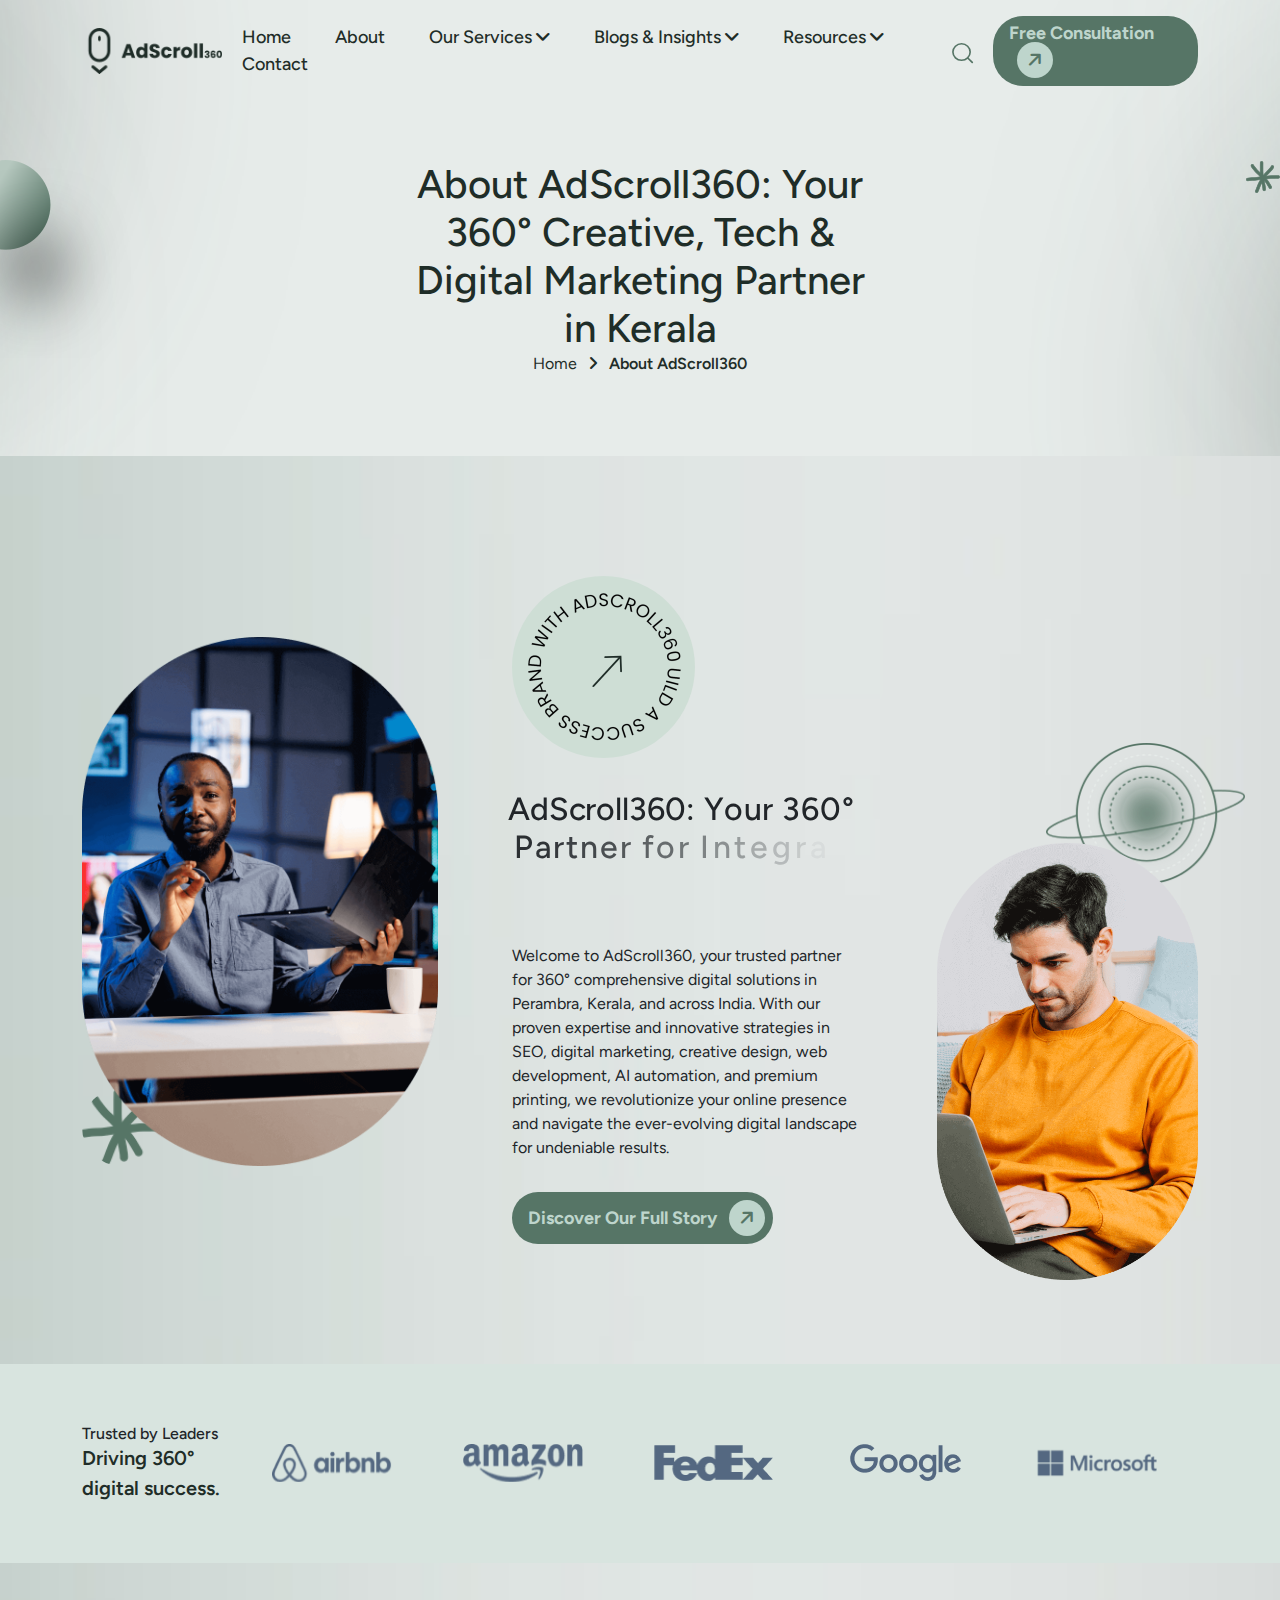
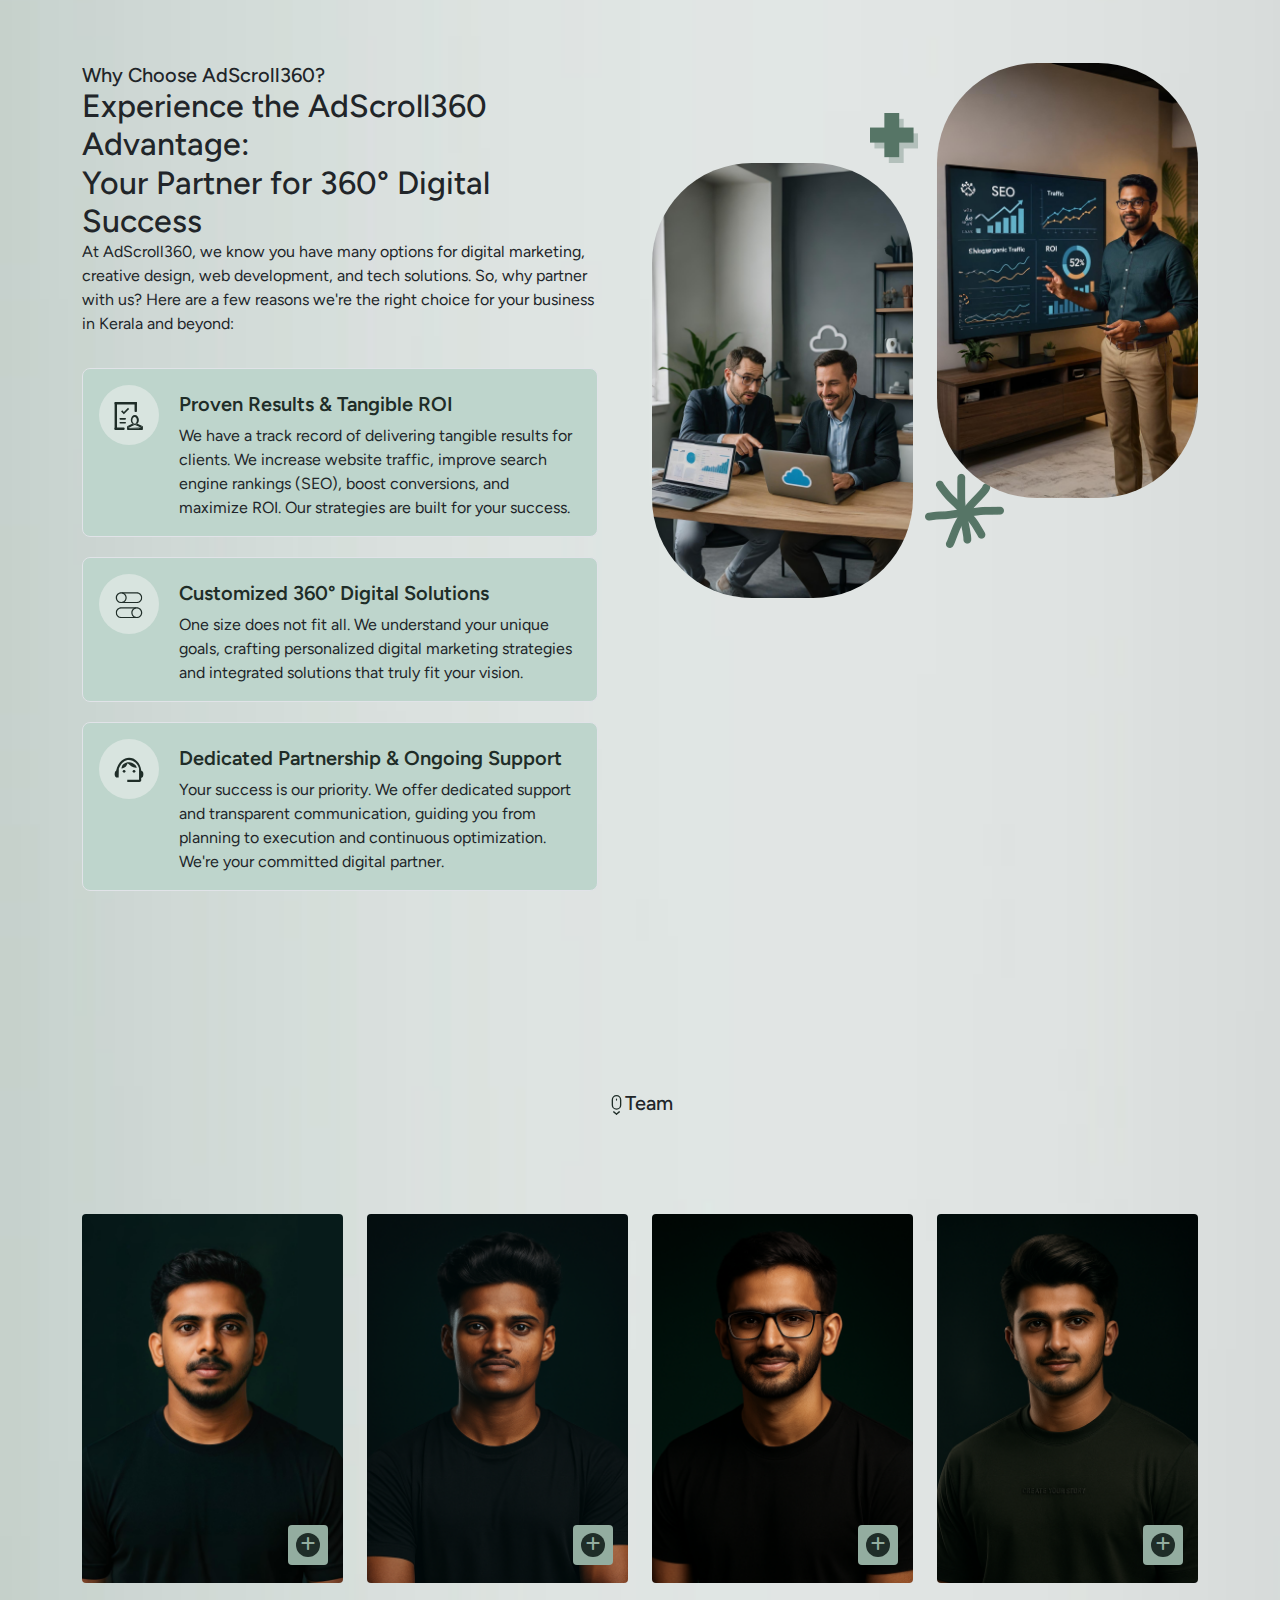
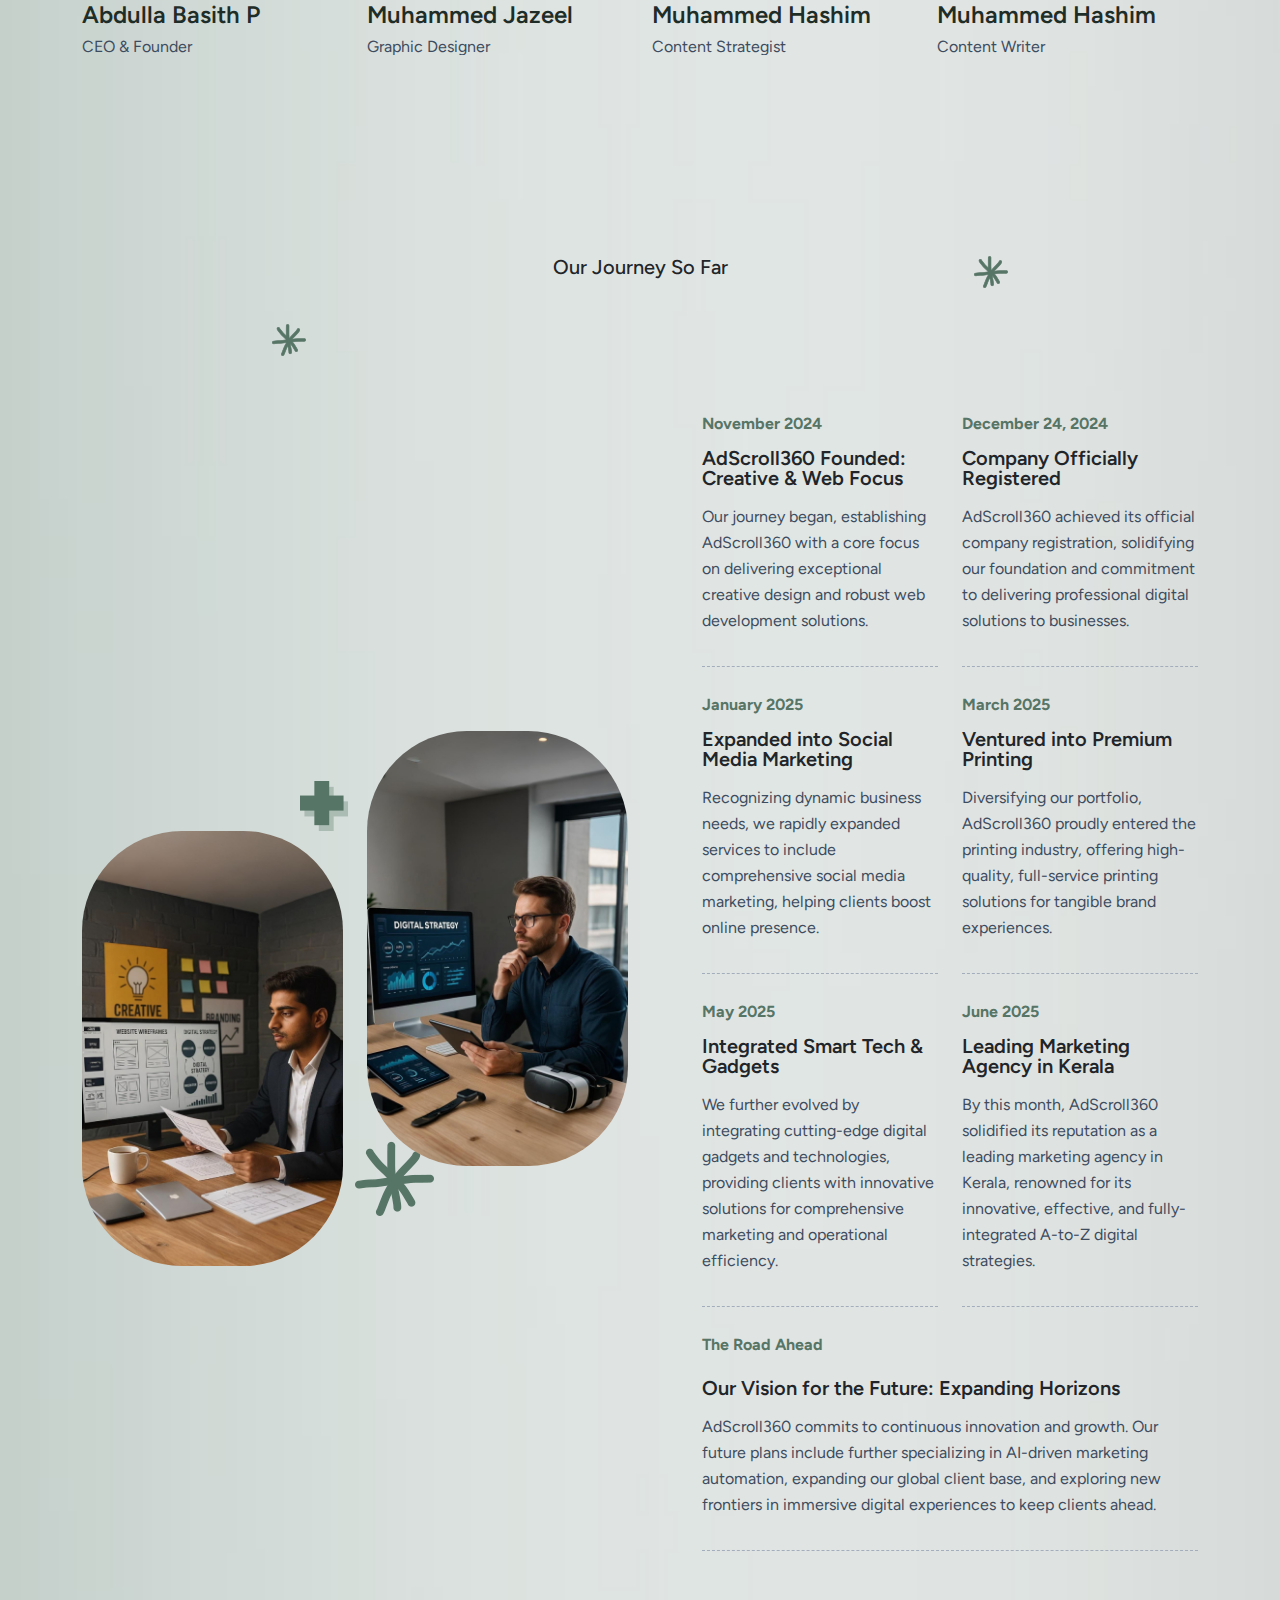
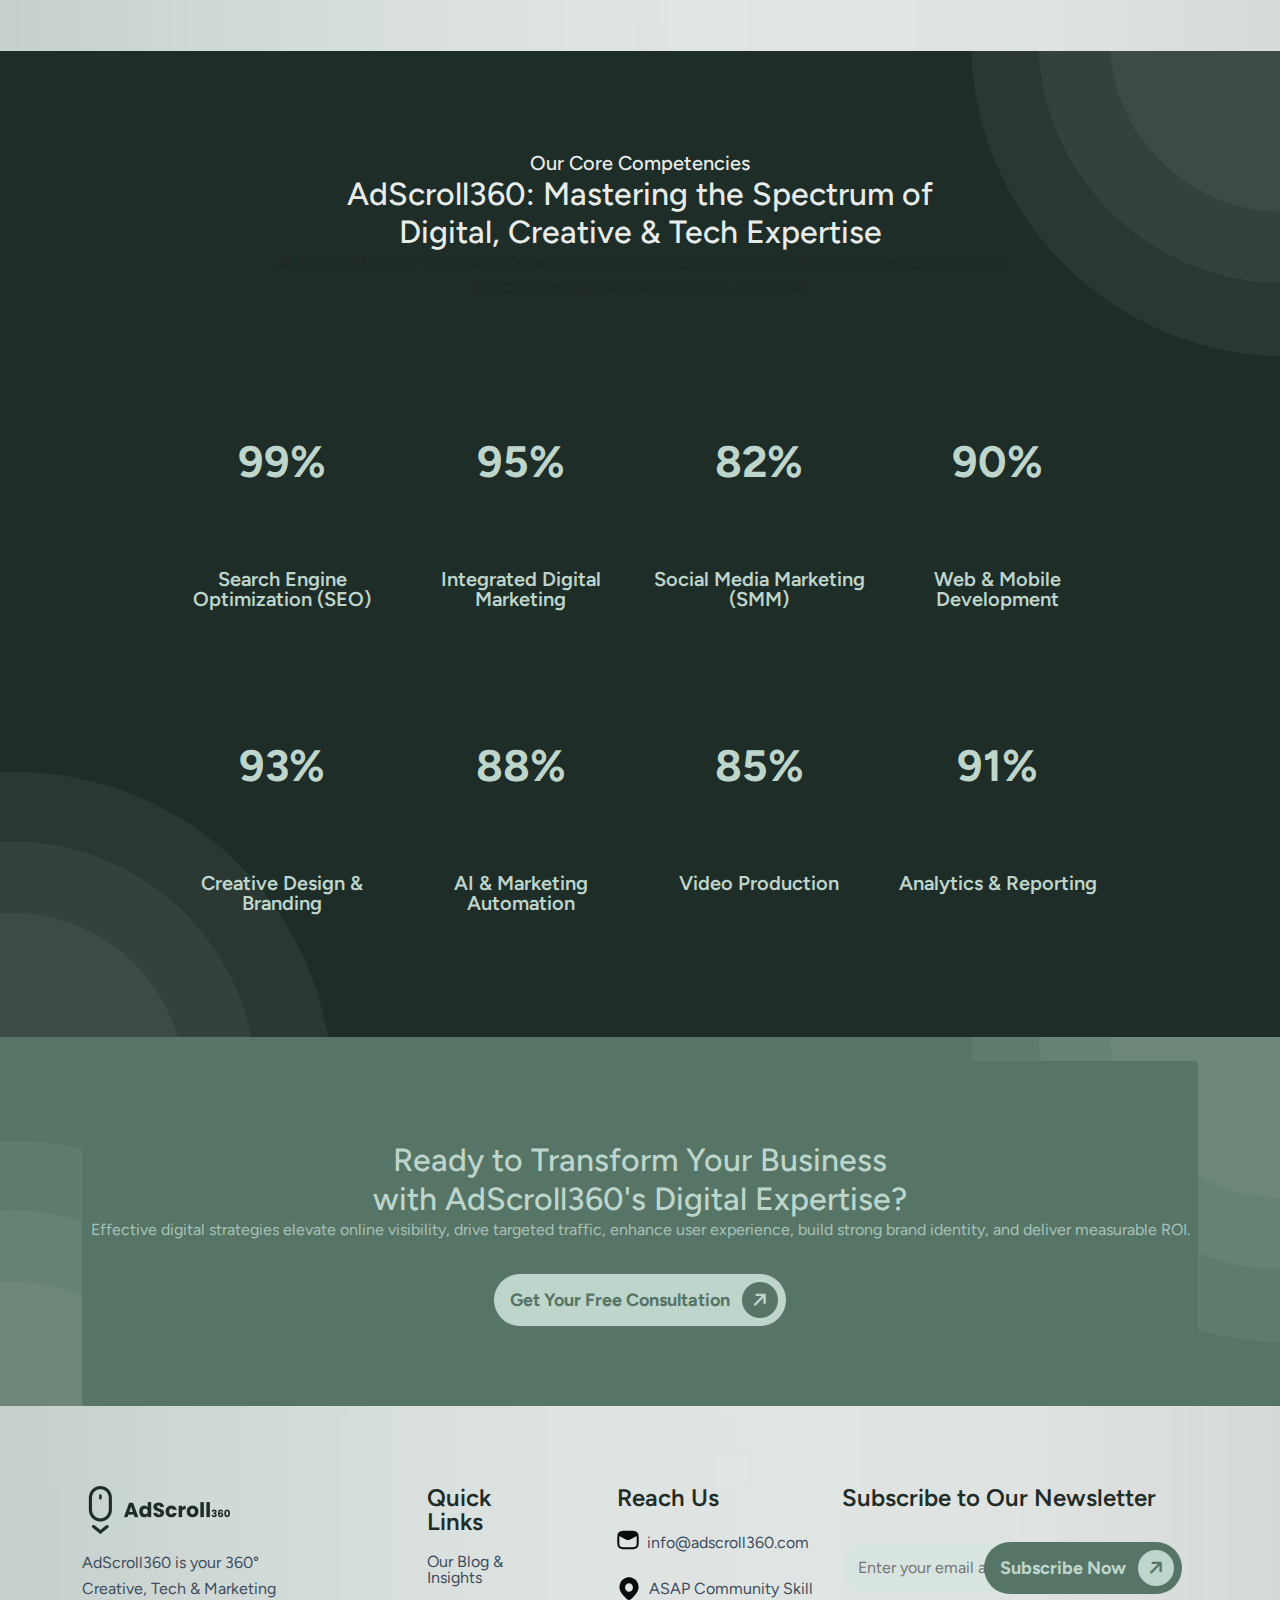
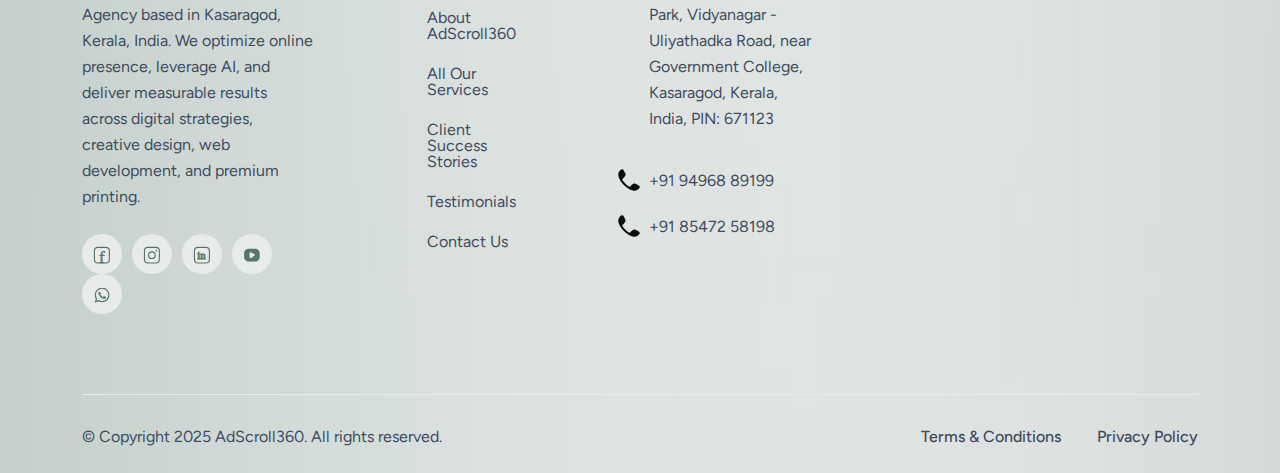
<file: docs/about.html>
<!DOCTYPE html>
<html lang="en">
<head>
    <meta charset="UTF-8">
    <meta name="viewport" content="width=device-width, initial-scale=1.0">

    <title>About AdScroll360 | Your 360° Creative, Tech & Digital Marketing Agency in Kerala</title> 

    <meta name="description" content="Learn about AdScroll360, a leading 360° digital marketing, creative, and tech agency based in Perambra, Kerala. Discover our mission, vision, and how we deliver measurable results.">
<link rel="canonical" href="https://www.adscroll360.com/about.html">
    <link rel="shortcut icon" href="assets/img/logo/fav-logo1.png" type="image/x-icon">

    <link rel="stylesheet" href="assets/css/plugins/bootstrap.min.css">
    <link rel="stylesheet" href="assets/css/plugins/fontawesome.css">
    <link rel="stylesheet" href="assets/css/plugins/magnific-popup.css">
    <link rel="stylesheet" href="assets/css/plugins/mobile.css">
    <link rel="stylesheet" href="assets/css/plugins/owlcarousel.min.css">
    <link rel="stylesheet" href="assets/css/plugins/sidebar.css">
    <link rel="stylesheet" href="assets/css/plugins/slick-slider.css">
    <link rel="stylesheet" href="assets/css/plugins/nice-select.css">
    <link rel="stylesheet" href="assets/css/main.css">

    <script src="assets/js/plugins/jquery-3-6-0.min.js"></script>

    <script type="application/ld+json">
{
  "@context": "https://schema.org",
  "@type": "AboutPage", 
  "name": "About AdScroll360: Your Creative, Tech & Digital Marketing Partner",
  "description": "Learn about AdScroll360, a leading 360° digital marketing, creative, and tech agency based in Kasaragod, Kerala. Discover our mission, vision, values, and how we deliver measurable results for businesses.",
  "url": "https://www.adscroll360.com/about.html",
  "mainEntityOfPage": {
    "@type": "WebPage",
    "@id": "https://www.adscroll360.com/about.html"
  },
  "publisher": {
    "@type": "Organization",
    "name": "AdScroll360",
    "url": "https://www.adscroll360.com",
    "logo": "https://www.adscroll360.com/assets/img/logo/preloader.png", 
    "sameAs": [
      "https://www.instagram.com/adscroll360",
      "https://chat.whatsapp.com/HHyN8fpRQUO4tgrv0WcMXe",
      "https://www.facebook.com/share/1BvKwdYk1M/?mibextid=wwXIfr", 
      "https://www.youtube.com/@AdScroll360", 
    ],
    "contactPoint": {
        "@type": "ContactPoint",
        "telephone": "+91-94968-89199",
        "contactType": "Customer Service"
    },
    "address": {
      "@type": "PostalAddress",
      "streetAddress": "ASAP Community Skill Park, Vidyanagar - Uliyathadka Road, near Government College", 
      "addressLocality": "Kasaragod", 
      "addressRegion": "Kerala",
      "postalCode": "671123", 
      "addressCountry": "IN"
    }
  }
}
</script>
</head>
<body class="homepage1-body">

<div class="preloader">
  <div class="loading-container">
    <div class="loading"></div>
    <div id="loading-icon"><img src="assets/img/logo/preloader.png" alt="AdScroll360 logo loading animation"></div>
  </div>
</div>

<!--===== PROGRESS STARTS=======-->
<div class="paginacontainer">
    <div class="progress-wrap">
        <svg class="progress-circle svg-content" width="100%" height="100%" viewBox="-1 -1 102 102" aria-label="Page scroll progress indicator">
            <path d="M50,1 a49,49 0 0,1 0,98 a49,49 0 0,1 0,-98"/>
        </svg>
    </div>
</div>
 <!--===== PROGRESS ENDS=======-->

<!--===== PROGRESS ENDS=======-->
    <!--===== All HEADER STARTS =======-->
    <!--===== All HEADER STARTS =======-->
    <!--===== All HEADER STARTS =======-->

    <header>
        <div class="header-area homepage1 header header-sticky d-none d-lg-block" id="header">
            <div class="container">
                <div class="row">
                    <div class="col-lg-12">
                        <div class="header-elements">
                            <div class="site-logo">
                                <a href="index.html">
                                    <img src="assets/img/logo/logo1.png"
                                        alt="AdScroll360 - 360 Degree Creative, Tech & Digital Marketing Agency in Kerala">
                                </a>
                            </div>
                            <div class="main-menu">
                                <ul>
                                    <li><a href="index.html">Home</a></li>

                                    <li><a href="about.html">About</a></li>

                                    <li><a href="services.html">Our Services <i class="fa-solid fa-angle-down"></i></a>
                                        <ul class="dropdown-padding">
                                            <li><a href="services.html">Digital Strategy & Branding</a></li>
                                            <li><a href="services.html">Creative Design</a></li>
                                            <li><a href="services.html">Video Production</a></li>
                                            <li><a href="services.html">Marketing & Performance</a></li>
                                            <li><a href="services.html">AI Tools & Automation</a></li>
                                            <li><a href="services.html">Web Development</a></li>
                                            <li><a href="services.html">Mobile App Development</a></li>
                                            <li><a href="services.html">Premium Printing Works</a></li>
                                            <li><a href="services.html">Smart Tech & Gadgets</a></li>
                                        </ul>
                                    </li>

                                    <li><a href="blog.html">Blogs & Insights <i class="fa-solid fa-angle-down"></i></a>
                                        <ul class="dropdown-padding">
                                            <li><a href="blog.html">Latest Insights</a></li>
                                            <li><a href="blog.html">Digital Marketing Blog</a></li>
                                            <li><a href="blog.html">Tech Solutions Blog</a></li>
                                            <li><a href="blog.html">Featured Article</a></li>
                                        </ul>
                                    </li>

                                    <li><a href="case-single.html">Resources <i class="fa-solid fa-angle-down"></i></a>
                                        <ul class="dropdown-padding">
                                            <li><a href="case-single.html">Case Studies</a></li>
                                            <li><a href="case-single.html">Single Case Study</a></li>
                                            <li><a href="team.html">Our Team</a></li>
                                            <li><a href="#">Pricing Plans</a></li>
                                            <li><a href="testimonials.html">Client Testimonials</a></li>
                                            <li><a href="faq.html">FAQ (Frequently Asked Questions)</a></li>
                                            <li><a href="404.html">404 Page</a></li>
                                        </ul>
                                    </li>

                                    <li><a href="contact.html">Contact</a></li>
                                </ul>
                            </div>
                            <div class="btn-area">
                                <div class="search-icon header__search header-search-btn">
                                    <a href="#"><img src="assets/img/icons/search-icons1.svg"
                                            alt="Search AdScroll360 website"></a>
                                </div>
                                <a href="contact.html" class="header-btn1">Free Consultation <span><i
                                            class="fa-solid fa-arrow-right"></i></span></a>
                            </div>

                            <div class="header-search-form-wrapper">
                                <div class="tx-search-close tx-close"><i class="fa-solid fa-xmark"
                                        aria-label="Close search form"></i></div>
                                <div class="header-search-container">
                                    <form role="search" class="search-form">
                                        <input type="search" class="search-field"
                                            placeholder="Search AdScroll360 services..." value="" name="s">
                                        <button type="submit" class="search-submit"><img
                                                src="assets/img/icons/search-icons1.svg" alt="Submit Search"></button>
                                    </form>
                                </div>
                            </div>
                            <div class="body-overlay"></div>
                        </div>
                    </div>
                </div>
            </div>
        </div>
    </header>
    <div class="mobile-header mobile-haeder1 d-block d-lg-none">
        <div class="container-fluid">
            <div class="col-12">
                <div class="mobile-header-elements">
                    <div class="mobile-logo">
                        <a href="index.html">
                            <img src="assets/img/logo/logo1.png"
                                alt="AdScroll360 - 360 Degree Digital Marketing, Tech & Creative Agency">
                        </a>
                    </div>
                    <div class="mobile-nav-icon dots-menu">
                        <i class="fa-solid fa-bars" aria-label="Open Mobile Navigation"></i>
                    </div>
                </div>
            </div>
        </div>
    </div>

    <div class="mobile-sidebar mobile-sidebar1">
        <div class="logosicon-area">
            <div class="logos">
                <img src="assets/img/logo/logo1.png" alt="AdScroll360 Logo - Digital Marketing Solutions">
            </div>
            <div class="menu-close">
                <i class="fa-solid fa-xmark" aria-label="Close Mobile Navigation"></i>
            </div>
        </div>
        <div class="mobile-nav mobile-nav1">
            <ul class="mobile-nav-list nav-list1">
                <li><a href="index.html">Home</a></li>
                <li><a href="about.html">About AdScroll360</a></li>

                <li><a href="services.html">Our Services <i class="fa-solid "></i></a>
                    <ul class="sub-menu">
                        <li><a href="services.html">Digital Strategy & Branding</a></li>
                        <li><a href="services.html">Creative Design</a></li>
                        <li><a href="services.html">Video Production</a></li>
                        <li><a href="services.html">Marketing & Performance</a></li>
                        <li><a href="services.html">AI Tools & Automation</a></li>
                        <li><a href="services.html">Web Development</a></li>
                        <li><a href="services.html">Mobile App Development</a></li>
                        <li><a href="services.html">Premium Printing Works</a></li>
                        <li><a href="services.html">Smart Tech & Gadgets</a></li>
                    </ul>
                </li>

                <li><a href="blog.html">Blogs & Insights <i class="fa-solid"></i></a>
                    <ul class="sub-menu">
                        <li><a href="blog.html">Latest Insights</a></li>
                        <li><a href="blog.html">Digital Marketing Blog</a></li>
                        <li><a href="blog.html">Tech Solutions Blog</a></li>
                        <li><a href="blog.html">Featured Article</a></li>
                    </ul>
                </li>

                <li><a href="pages.html">Resources <i class="fa-solid"></i></a>
                    <ul class="sub-menu">
                        <li><a href="case-study-single.html">Case Studies</a></li>
                        <li><a href="case-study-single.html">Success Stories</a></li>
                        <li><a href="team.html">Our Team</a></li>
                        <li><a href="#">Pricing Plans</a></li>
                        <li><a href="testimonials.html">Client Testimonials</a></li>
                        <li><a href="faq.html">FAQ (Frequently Asked Questions)</a></li>
                        <li><a href="404.html">404 Page</a></li>
                    </ul>
                </li>

                <li><a href="contact.html">Contact AdScroll360</a></li>
            </ul>

            <div class="allmobilesection">
                <a href="contact.html" class="header-btn1">Get a Free Consultation <span><i
                            class="fa-solid fa-arrow-right"></i></span></a>
                <div class="single-footer">
                    <h3>Contact AdScroll360</h3>
                    <div class="footer1-contact-info">
                        <div class="contact-info-single">
                            <div class="contact-info-icon">
                                <i class="fa-solid fa-phone-volume"></i>
                            </div>
                            <div class="contact-info-text">
                                <a href="tel:+919496889199">+91 94968 89199</a>
                            </div>
                        </div>

                        <div class="contact-info-single">
                            <div class="contact-info-icon">
                                <i class="fa-solid fa-envelope"></i>
                            </div>
                            <div class="contact-info-text">
                                <a href="mailto:info@example.com">info@adscroll360.com</a>
                            </div>
                        </div>

                        <div class="single-footer">
                            <h3>Our Location</h3>

                            <div class="contact-info-single">
                                <div class="contact-info-icon">
                                    <i class="fa-solid fa-location-dot"></i>
                                </div>
                                <div class="contact-info-text">
                                    <address>ASAP Community Skill Park, Vidyanagar - Uliyathadka Road, near Government
                                        College, Kasaragod, Kerala 671123</address>
                                </div>
                            </div>

                        </div>
                        <div class="single-footer">
                            <h3>Stay Connected</h3>

                            <div class="social-links-mobile-menu">
                                <ul>
                                    <li><a href="https://www.facebook.com/share/1BvKwdYk1M/?mibextid=wwXIfr"
                                            target="_blank" aria-label="AdScroll360 on Facebook"><img
                                                src="assets/img/icons/facebook.svg" alt="Facebook icon"></i></a></li>
                                    <li><a href="https://www.instagram.com/adscroll360" target="_blank"
                                            aria-label="AdScroll360 on Instagram"><img
                                                src="assets/img/icons/instagram.svg" alt="Instagram icon"></i></a></li>
                                    <li><a href="https://www.linkedin.com/company/adscroll360" target="_blank"
                                            aria-label="AdScroll360 on LinkedIn"><img
                                                src="assets/img/icons/linkedin.svg" alt="LinkedIn icon"></a></li>
                                    <li><a href="https://www.youtube.com/@AdScroll360" target="_blank"
                                            aria-label="AdScroll360 on YouTube"><img src="assets/img/icons/youtube.svg"
                                                alt="YouTube icon"></a></li>
                                    <li><a href="https://chat.whatsapp.com/HHyN8fpRQUO4tgrv0WcMXe" target="_blank"
                                            aria-label="AdScroll360 WhatsApp Group"><img
                                                src="assets/img/icons/whatsapp.svg" alt="whatsapp icon"></a></li>
                                </ul>
                            </div>
                        </div>
                    </div>
                </div>
            </div>

        </div>
    </div>

    <!--===== MOBILE HEADER STARTS =======-->

    <!--===== All HEADER STARTS =======-->
    <!--===== All HEADER STARTS =======-->
    <!--===== All HEADER STARTS =======-->


<div class="about-header-area" style="background-image: url(assets/img/bg/inner-header.png); background-repeat: no-repeat; background-size: cover; background-position: center;">
    
    <img src="assets/img/elements/elements1.png" alt="Abstract design element" class="elements1 aniamtion-key-1">
    <img src="assets/img/elements/star2.png" alt="Decorative star graphic" class="star2 keyframe5">
    <div class="container">
        <div class="row">
            
            <div class="col-lg-5 m-auto">
                <div class="about-inner-header heading9 text-center">
                    <h1>About AdScroll360: Your 360° Creative, Tech & Digital Marketing Partner in Kerala</h1>
                    <a href="index.html">Home <i class="fa-solid fa-angle-right"></i> <span>About AdScroll360</span></a>
                </div>
            </div>
        </div>
    </div>
</div>
<!--===== HERO AREA ENDS =======-->

<!--===== ABOUT AREA STARTS =======-->
<div class="all-section-bg" style="background-image: url(assets/img/bg/pages-bg1.png); background-repeat: no-repeat; background-size: cover;">
<div class="all-section-bg" style="background-image: url(assets/img/bg/pages-bg1.png); background-repeat: no-repeat; background-size: cover;">

<div class="about1-section-area sp6">
  <div class="container">
    <div class="row align-items-center">
      <div class="col-lg-4">
        <div class="about-images">
           <figure class="image-anime">
             <img src="assets/img/all-images/about-img1.png" alt="AdScroll360 team collaborating on digital marketing strategy and creative solutions">
           </figure>
            <img src="assets/img/elements/star1.png" alt="Decorative star graphic" class="star1 keyframe5">
        </div>
      </div>
      <div class="col-lg-5">
        <div class="about-content-area heading2">
                        <div class="arrow-circle">
                            <a href="about.html">
                               <img src="assets/img/elements/elements4.png" alt="" class="elements4 keyframe5">
            <img src="assets/img/icons/arrow.svg" alt="" class="arrow">
          </a>
          </div>
                        <h2 class="text-anime-style-3">AdScroll360: Your 360° Partner for Integrated Digital Solutions in Kerala</h2>
                        <p data-aos="fade-left" data-aos-duration="1000">
                            Welcome to AdScroll360, your trusted partner for 360° comprehensive digital solutions in Perambra, Kerala, and across India. With our proven expertise and innovative strategies in SEO, digital marketing, creative design, web development, AI automation, and premium printing, we revolutionize your online presence and navigate the ever-evolving digital landscape for undeniable results.
                        </p>
                        <div class="btn-area" data-aos="fade-left" data-aos-duration="1200">
                            <a href="about.html" class="header-btn1">Discover Our Full Story <span><i class="fa-solid fa-arrow-right"></i></span></a>
                        </div>
                    </div>
      </div>
      <div class="col-lg-3">
        <div class="about-auhtor-images">
          <img src="assets/img/elements/elements5.png" alt="Abstract design pattern" class="elements5 keyframe5">
          <figure class="image-anime">
            <img src="assets/img/all-images/about-img2.png" alt="AdScroll360 team members collaborating in a modern office environment">
          </figure>
        </div>
      </div>
    </div>
  </div>
</div>
<!--===== ABOUT AREA ENDS =======-->

<!--===== TESTIMONIAL AREA STARTS =======-->
<div class="slider-section-area sp5">
    <div class="container">
        <div class="row align-items-center">
            <div class="col-lg-2">
                <div class="sldier-head">
                    <h6>Trusted by Leaders</h6> 
<p>Driving 360° digital success.</p>
                </div>
            </div>
            <div class="col-lg-10">
                <div class="slider-images-area owl-carousel">
                    <div class="img1">
                        <img src="assets/img/elements/brand-img1.png" alt="Client Logo: [Client Name 1] - Partnered with AdScroll360 for Digital Marketing" title="Trusted by [Client Name 1]">
                    </div>
                    <div class="img1">
                        <img src="assets/img/elements/brand-img2.png" alt="Client Logo: [Client Name 2] - Worked with AdScroll360 on Web Development" title="Trusted by [Client Name 2]">
                    </div>
                    <div class="img1">
                        <img src="assets/img/elements/brand-img3.png" alt="Client Logo: [Client Name 3] - AdScroll360 helped with Creative Design" title="Trusted by [Client Name 3]">
                    </div>
                    <div class="img1">
                        <img src="assets/img/elements/brand-img4.png" alt="Client Logo: [Client Name 4] - Leveraged AdScroll360 for AI Marketing" title="Trusted by [Client Name 4]">
                    </div>
                    <div class="img1">
                        <img src="assets/img/elements/brand-img5.png" alt="Client Logo: [Client Name 5] - Printing solutions by AdScroll360" title="Trusted by [Client Name 5]">
                    </div>
                    </div>
            </div>
        </div>
    </div>
</div>
<!--===== TESTIMONIAL AREA ENDS =======-->

<!--===== WORK AREA STARTS =======-->
<div class="all-section-bg" style="background-image: url(assets/img/bg/pages-bg1.png); background-repeat: no-repeat; background-size: cover;">

<div class="works-inner-section-area sp1">
    <div class="container">
        <div class="row">
            <div class="col-lg-6">
                <div class="works-header-area heading2">
                    <h5>Why Choose AdScroll360?</h5>
                    <h2>Experience the AdScroll360 Advantage: <br class="d-md-block d-none"> Your Partner for 360° Digital Success</h2>
                    <p>
                        At AdScroll360, we know you have many options for digital marketing, creative design, web development, and tech solutions. So, why partner with us? Here are a few reasons we're the right choice for your business in Kerala and beyond:
                    </p>
                    <div class="space32"></div>

                    <div class="works-content-box">
                        <div class="icons">
                            <img src="assets/img/icons/works-icons7.svg" alt="Proven Results icon">
                        </div>
                        <div class="content">
                            <h3><a href="case-studies.html">Proven Results & Tangible ROI</a></h3>
                            <p>We have a track record of delivering tangible results for clients. We increase website traffic, improve search engine rankings (SEO), boost conversions, and maximize ROI. Our strategies are built for your success.</p>
                        </div>
                    </div>
                    <div class="space20"></div>

                    <div class="works-content-box">
                        <div class="icons">
                            <img src="assets/img/icons/works-icons8.svg" alt="Customized Solutions icon">
                        </div>
                        <div class="content">
                            <h3><a href="services.html">Customized 360° Digital Solutions</a></h3>
                            <p>One size does not fit all. We understand your unique goals, crafting personalized digital marketing strategies and integrated solutions that truly fit your vision.</p>
                        </div>
                    </div>
                    <div class="space20"></div>

                    <div class="works-content-box">
                        <div class="icons">
                            <img src="assets/img/icons/works-icons9.svg" alt="Dedicated Support icon">
                        </div>
                        <div class="content">
                            <h3><a href="contact.html">Dedicated Partnership & Ongoing Support</a></h3>
                            <p>Your success is our priority. We offer dedicated support and transparent communication, guiding you from planning to execution and continuous optimization. We're your committed digital partner.</p>
                        </div>
                    </div>
                </div>
            </div>
            <div class="col-lg-6">
                <div class="about-all-images-area">
                    <img src="assets/img/elements/elements14.png" alt="Abstract digital waves element" class="elements12 keyframe5">
                    <img src="assets/img/elements/elements15.png" alt="Creative design pattern element" class="elements13 keyframe5">
                    <div class="row">
                        <div class="col-lg-6 col-md-6">
                            <div class="img1 image-anime">
                                <div class="space100"></div>
                                <img src="assets/img/all-images/about-img6.png" alt="AdScroll360 team collaborating on a marketing plan">
                            </div>
                        </div>
                        <div class="col-lg-6 col-md-6">
                            <div class="img2 image-anime">
                                <img src="assets/img/all-images/about-img5.png" alt="Clients reviewing digital marketing performance data">
                            </div>
                        </div>
                    </div>
                </div>
            </div>
        </div>
    </div>
</div>
<!--===== WORK AREA ENDS =======-->
<!--===== TEAM AREA STARTS =======-->
<div class="team5-section-area sp2">
    <div class="container">
        <div class="row">
            <div class="col-lg-5 m-auto">
                <div class="team-header text-center heading10">
                    <h5><img src="assets/img/icons/logo-icons6.svg" alt="">Team</h5>
                    <h2 class="text-anime-style-3">Meet Our Expert Team</h2>
                </div>
            </div>
        </div>

        <div class="row">
            <div class="col-lg-3 col-md-6" data-aos="zoom-in" data-aos-duration="800">
                <div class="team5-author-boxarea">
                    <div class="imges image-anime">
                        <img src="assets/img/all-images/team-img5.png" alt="">
                    </div>
                    <div class="team-sociala-area">
                        <div class="icons">
                            <div class="plus">
                                <i class="fa-solid fa-plus"></i>
                            </div>
                            <div class="minus">
                                <i class="fa-solid fa-minus"></i>
                            </div>
                        </div>

                        <div class="social-icons">
                            <ul>
                                <li><a href="#"><img src="assets/img/icons/facebook5.svg" alt=""></a></li>
                                <li><a href="#"><img src="assets/img/icons/linkedin5.svg" alt=""></a></li>
                                <li><a href="#"><img src="assets/img/icons/instagram5.png" alt=""></a></li>
                                <li><a href="#"><img src="assets/img/icons/youtube1.svg" alt=""></a></li>
                           </ul>
                        </div>
                    </div>
                    <div class="content-area">
                        <a href="team.html">Abdulla Basith P</a>
                        <p>CEO & Founder</p>
                    </div>
                </div>
            </div>

            <div class="col-lg-3 col-md-6" data-aos="zoom-in" data-aos-duration="1000">
                <div class="team5-author-boxarea">
                    <div class="imges image-anime">
                        <img src="assets/img/all-images/team-img6.png" alt="">
                    </div>
                    <div class="team-sociala-area">
                        <div class="icons">
                            <div class="plus">
                                <i class="fa-solid fa-plus"></i>
                            </div>
                            <div class="minus">
                                <i class="fa-solid fa-minus"></i>
                            </div>
                        </div>

                        <div class="social-icons">
                            <ul>
                                <li><a href="#"><img src="assets/img/icons/facebook5.svg" alt=""></a></li>
                                <li><a href="#"><img src="assets/img/icons/linkedin5.svg" alt=""></a></li>
                                <li><a href="#"><img src="assets/img/icons/instagram5.png" alt=""></a></li>
                                <li><a href="#"><img src="assets/img/icons/youtube1.svg" alt=""></a></li>
                           </ul>
                        </div>
                    </div>
                    <div class="content-area">
                        <a href="team.html">Muhammed Jazeel</a>
                        <p>Graphic Designer </p>
                    </div>
                </div>
            </div>

            <div class="col-lg-3 col-md-6" data-aos="zoom-in" data-aos-duration="1200">
                <div class="team5-author-boxarea">
                    <div class="imges image-anime">
                        <img src="assets/img/all-images/team-img7.png" alt="">
                    </div>
                    <div class="team-sociala-area">
                        <div class="icons">
                            <div class="plus">
                                <i class="fa-solid fa-plus"></i>
                            </div>
                            <div class="minus">
                                <i class="fa-solid fa-minus"></i>
                            </div>
                        </div>

                        <div class="social-icons">
                            <ul>
                                <li><a href="#"><img src="assets/img/icons/facebook5.svg" alt=""></a></li>
                                <li><a href="#"><img src="assets/img/icons/linkedin5.svg" alt=""></a></li>
                                <li><a href="#"><img src="assets/img/icons/instagram5.png" alt=""></a></li>
                                <li><a href="#"><img src="assets/img/icons/youtube1.svg" alt=""></a></li>
                           </ul>
                        </div>
                    </div>
                    <div class="content-area">
                        <a href="team.html">Muhammed Hashim </a>
                        <p>Content Strategist</p>
                    </div>
                </div>
            </div>

            <div class="col-lg-3 col-md-6" data-aos="zoom-in" data-aos-duration="1400">
                <div class="team5-author-boxarea">
                    <div class="imges image-anime">
                        <img src="assets/img/all-images/team-img8.png" alt="">
                    </div>
                    <div class="team-sociala-area">
                        <div class="icons">
                            <div class="plus">
                                <i class="fa-solid fa-plus"></i>
                            </div>
                            <div class="minus">
                                <i class="fa-solid fa-minus"></i>
                            </div>
                        </div>

                        <div class="social-icons">
                            <ul>
                                <li><a href="#"><img src="assets/img/icons/facebook5.svg" alt=""></a></li>
                                <li><a href="#"><img src="assets/img/icons/linkedin5.svg" alt=""></a></li>
                                <li><a href="#"><img src="assets/img/icons/instagram5.png" alt=""></a></li>
                                <li><a href="#"><img src="assets/img/icons/youtube1.svg" alt=""></a></li>
                           </ul>
                        </div>
                    </div>
                    <div class="content-area">
                        <a href="team.html">Muhammed Hashim</a>
                        <p>Content Writer</p>
                    </div>
                </div>
            </div>
        </div>
    </div>
</div>
<!--===== TEAM AREA ENDS =======-->

<!--===== HISTORY AREA STARTS =======-->
<div class="history-inner-section-area">
    <div class="container">
        <div class="row">
            <div class="col-lg-8 m-auto">
                <div class="history-header-area text-center heading2">
                    <img src="assets/img/elements/star7.png" alt="Decorative star graphic" class="star2 keyframe5">
                    <img src="assets/img/elements/star7.png" alt="Decorative star graphic" class="star3 keyframe5">
                    <h5>Our Journey So Far</h5>
                    <h2 class="text-anime-style-3">AdScroll360: Charting Our Rapid Evolution <br class="d-lg-block d-none"> in Digital, Creative & Tech</h2>
                </div>
            </div>
        </div>
        <div class="row align-items-center">
            <div class="col-lg-6">
                <div class="about-all-images-area">
                    <img src="assets/img/elements/elements14.png" alt="Abstract digital design pattern" class="elements12 keyframe5">
                    <img src="assets/img/elements/elements15.png" alt="Creative technology motif" class="elements13 keyframe5">
                    <div class="row">
                        <div class="col-lg-6 col-md-6">
                            <div class="img1 image-anime">
                                <div class="space100"></div>
                                <img src="assets/img/all-images/history-img1.png" alt="AdScroll360's early team brainstorming creative and web development strategies">
                            </div>
                        </div>
                        <div class="col-lg-6 col-md-6">
                            <div class="img2 image-anime">
                                <img src="assets/img/all-images/history-img2.png" alt="AdScroll360 expanding services into new areas like printing and smart gadgets">
                            </div>
                        </div>
                    </div>
                </div>
            </div>

            <div class="col-lg-6">
                <div class="history-content-area">
                    <div class="row">
                        <div class="col-lg-6 col-md-6">
                            <div class="history-box-content">
                                <h5>November 2024</h5> 
                                <h3><a href="about.html#founding">AdScroll360 Founded: Creative & Web Focus</a></h3>
                                <p>Our journey began, establishing AdScroll360 with a core focus on delivering exceptional creative design and robust web development solutions.</p>
                            </div>
                        </div>

                        <div class="col-lg-6 col-md-6">
                            <div class="history-box-content">
                                <h5>December 24, 2024</h5> 
                                <h3><a href="about.html#registration">Company Officially Registered</a></h3>
                                <p>AdScroll360 achieved its official company registration, solidifying our foundation and commitment to delivering professional digital solutions to businesses.</p>
                            </div>
                        </div>

                        <div class="col-lg-6 col-md-6">
                            <div class="history-box-content">
                                <h5>January 2025</h5> 
                                <h3><a href="services.html#smm">Expanded into Social Media Marketing</a></h3>
                                <p>Recognizing dynamic business needs, we rapidly expanded services to include comprehensive social media marketing, helping clients boost online presence.</p>
                            </div>
                        </div>

                        <div class="col-lg-6 col-md-6">
                            <div class="history-box-content">
                                <h5>March 2025</h5> 
                                <h3><a href="premium-printing-services.html">Ventured into Premium Printing</a></h3>
                                <p>Diversifying our portfolio, AdScroll360 proudly entered the printing industry, offering high-quality, full-service printing solutions for tangible brand experiences.</p>
                            </div>
                        </div>

                        <div class="col-lg-6 col-md-6">
                            <div class="history-box-content">
                                <h5>May 2025</h5> 
                                <h3><a href="smart-tech-gadgets.html">Integrated Smart Tech & Gadgets</a></h3>
                                <p>We further evolved by integrating cutting-edge digital gadgets and technologies, providing clients with innovative solutions for comprehensive marketing and operational efficiency.</p>
                            </div>
                        </div>

                        <div class="col-lg-6 col-md-6">
                            <div class="history-box-content">
                                <h5>June 2025</h5> 
                                <h3><a href="about.html#achievements">Leading Marketing Agency in Kerala</a></h3>
                                <p>By this month, AdScroll360 solidified its reputation as a leading marketing agency in Kerala, renowned for its innovative, effective, and fully-integrated A-to-Z digital strategies.</p>
                            </div>
                        </div>
                        
                        <div class="col-lg-12">
                            <div class="history-box-content">
                                <h5>The Road Ahead</h5> 
                                <h3><a href="about.html#future-plans">Our Vision for the Future: Expanding Horizons</a></h3>
                                <p>AdScroll360 commits to continuous innovation and growth. Our future plans include further specializing in AI-driven marketing automation, expanding our global client base, and exploring new frontiers in immersive digital experiences to keep clients ahead.</p>
                            </div>
                        </div>

                    </div>
                </div>
            </div>
        </div>
    </div>
</div>
<!--===== HISTORY AREA ENDS =======-->

<!--===== SKILLS AREA STARTS =======-->
<div class="skills-section-area sp2">
    <img src="assets/img/bg/cta-bg1.png" alt="Abstract digital marketing background graphic" class="cta-bg1 aniamtion-key-2">
    <img src="assets/img/bg/cta-bg2.png" alt="Creative technology background graphic" class="cta-bg2 aniamtion-key-1">
    <div class="container">
        <div class="row">
            <div class="col-lg-8 m-auto"> 
                <div class="skills-header text-center heading2">
                    <h5>Our Core Competencies</h5>
                    <h2>AdScroll360: Mastering the Spectrum of <br class="d-md-block d-none"> Digital, Creative & Tech Expertise</h2>
                    <p>At AdScroll360, our team excels across diverse disciplines, ensuring your business receives integrated and cutting-edge solutions for every challenge.</p>
                </div>
            </div>
        </div>
        <div class="col-lg-10 m-auto">
            <div class="circle-progress-area">
                <div class="row">
                    <div class="col-lg-3 col-md-6 mb-4">
                        <div class="progresbar">
                            <div class="progressbar">
                                <div class="circle three" data-percent="99">
                                    <canvas></canvas>
                                    <div>99%</div>
                                </div>
                            </div>
                            <p>Search Engine Optimization (SEO)</p>
                        </div>
                    </div>
                
                    <div class="col-lg-3 col-md-6 mb-4">
                        <div class="progresbar">
                            <div class="progressbar">
                                <div class="circle four" data-percent="95">
                                    <canvas></canvas>
                                    <div>95%</div>
                                </div>
                            </div>
                            <p>Integrated Digital Marketing</p>
                        </div>
                    </div>

                    <div class="col-lg-3 col-md-6 mb-4">
                        <div class="progresbar">
                            <div class="progressbar">
                                <div class="circle" data-percent="82">
                                    <canvas></canvas>
                                    <div>82%</div>
                                </div>
                            </div>
                            <p>Social Media Marketing (SMM)</p>
                        </div>
                    </div>
                
                    <div class="col-lg-3 col-md-6 mb-4">
                        <div class="progresbar">
                            <div class="progressbar">
                                <div class="circle web-dev" data-percent="90">
                                    <canvas></canvas>
                                    <div>90%</div>
                                </div>
                            </div>
                            <p>Web & Mobile Development</p>
                        </div>
                    </div>

                    <div class="col-lg-3 col-md-6 mb-4">
                        <div class="progresbar">
                            <div class="progressbar">
                                <div class="circle creative-design" data-percent="93">
                                    <canvas></canvas>
                                    <div>93%</div>
                                </div>
                            </div>
                            <p>Creative Design & Branding</p>
                        </div>
                    </div>

                    <div class="col-lg-3 col-md-6 mb-4">
                        <div class="progresbar">
                            <div class="progressbar">
                                <div class="circle ai-automation" data-percent="88">
                                    <canvas></canvas>
                                    <div>88%</div>
                                </div>
                            </div>
                            <p>AI & Marketing Automation</p>
                        </div>
                    </div>

                    <div class="col-lg-3 col-md-6 mb-4">
                        <div class="progresbar">
                            <div class="progressbar">
                                <div class="circle video-prod" data-percent="85">
                                    <canvas></canvas>
                                    <div>85%</div>
                                </div>
                            </div>
                            <p>Video Production</p>
                        </div>
                    </div>

                    <div class="col-lg-3 col-md-6 mb-4">
                        <div class="progresbar">
                            <div class="progressbar">
                                <div class="circle analytics" data-percent="91">
                                    <canvas></canvas>
                                    <div>91%</div>
                                </div>
                            </div>
                            <p>Analytics & Reporting</p>
                        </div>
                    </div>
                </div>
            </div>
        </div>
    </div>
</div>
<!--===== SKILLS AREA ENDS =======-->



<!--===== TESTIMONIAL AREA STARTS 


<div class="testimonial1-section-area sp1 bg2">
    <div class="container">
        <div class="row">
            <div class="col-lg-12 m-auto">
                <div class="testimonial-header heading2 text-center">
                    <img src="assets/img/elements/star7.png" alt="Decorative star graphic" class="star2 keyframe5">
                    <img src="assets/img/elements/star7.png" alt="Decorative star graphic" class="star3 keyframe5">
                    <h5>Client Voices</h5>
                    <h2>What Our Clients Say About AdScroll360 <br class="d-md-block d-none"> on Google & Beyond</h2>
                    <p>Don't just take our word for it. Hear what our satisfied clients have to say about their experience partnering with AdScroll360 for digital marketing, creative, and tech solutions in Kerala.</p>
                </div>
            </div>
        </div>
        <div class="row">
            <div class="col-lg-8 m-auto">
                <div class="testimonials-slider-area owl-carousel">

                    <div class="testimonial-boxarea">
                        <div class="row">
                            <div class="col-lg-5">
                                <div class="pera">
                                    <p>"Working with AdScroll360 was a game-changer. Their expertise in SEO and digital marketing achieved remarkable results, significantly increasing our online visibility and leads. Highly recommend their strategic approach!"</p>
                                    <div class="space100"></div>
                                    <div class="space30"></div>
                                    <div class="list-area">
                                        <div class="list">
                                            <ul>
                                                <li><i class="fa-solid fa-star"></i></li>
                                                <li><i class="fa-solid fa-star"></i></li>
                                                <li><i class="fa-solid fa-star"></i></li>
                                                <li><i class="fa-solid fa-star"></i></li>
                                                <li><i class="fa-solid fa-star"></i></li>
                                            </ul>
                                            <a href="javascript:void(0);">Aisha Rahman, Marketing Manager at [Client Company Name 1]</a>
                                        </div>
                                        <a href="https://g.page/AdScroll360/review?rc" target="_blank" aria-label="Read more reviews on Google">
                                            <img src="assets/img/icons/google.svg" alt="Google Reviews icon">
                                        </a>
                                    </div>
                                </div>
                            </div>
                            <div class="col-lg-7">
                                <div class="images">
                                    <img src="assets/img/all-images/testimonial-img1.png" alt="Happy client smiling after AdScroll360's digital marketing services">
                                </div>
                            </div>
                        </div>
                    </div>

                    <div class="testimonial-boxarea">
                        <div class="row">
                            <div class="col-lg-5">
                                <div class="pera">
                                    <p>"AdScroll360 developed our e-commerce website beautifully. The UI/UX design is intuitive, and their web development expertise made the process seamless. Our online sales boosted significantly since launch."</p>
                                    <div class="space100"></div>
                                    <div class="space30"></div>
                                    <div class="list-area">
                                        <div class="list">
                                            <ul>
                                                <li><i class="fa-solid fa-star"></i></li>
                                                <li><i class="fa-solid fa-star"></i></li>
                                                <li><i class="fa-solid fa-star"></i></li>
                                                <li><i class="fa-solid fa-star"></i></li>
                                                <li><i class="fa-solid fa-star"></i></li>
                                            </ul>
                                            <a href="javascript:void(0);">Rajesh Kumar, Founder of [Client Company Name 2]</a>
                                        </div>
                                        <a href="https://g.page/AdScroll360/review?rc" target="_blank" aria-label="Read more reviews on Google">
                                            <img src="assets/img/icons/google.svg" alt="Google Reviews icon">
                                        </a>
                                    </div>
                                </div>
                            </div>
                            <div class="col-lg-7">
                                <div class="images">
                                    <img src="assets/img/all-images/testimonial-img2.png" alt="Client testimonial showcasing satisfaction with AdScroll360's web design">
                                </div>
                            </div>
                        </div>
                    </div>

                    <div class="testimonial-boxarea">
                        <div class="row">
                            <div class="col-lg-5">
                                <div class="pera">
                                    <p>"AdScroll360's creative team understood our vision, delivering a visual branding kit and ad campaign that exceeded expectations. Their AI tools integration was remarkable, making campaigns highly effective and data-driven."</p>
                                    <div class="space100"></div>
                                    <div class="space30"></div>
                                    <div class="list-area">
                                        <div class="list">
                                            <ul>
                                                <li><i class="fa-solid fa-star"></i></li>
                                                <li><i class="fa-solid fa-star"></i></li>
                                                <li><i class="fa-solid fa-star"></i></li>
                                                <li><i class="fa-solid fa-star"></i></li>
                                                <li><i class="fa-solid fa-star"></i></li>
                                            </ul>
                                            <a href="javascript:void(0);">Fatima Ali, Creative Director at [Client Company Name 3]</a>
                                        </div>
                                        <a href="https://g.page/AdScroll360/review?rc" target="_blank" aria-label="Read more reviews on Google">
                                            <img src="assets/img/icons/google.svg" alt="Google Reviews icon">
                                        </a>
                                    </div>
                                </div>
                            </div>
                            <div class="col-lg-7">
                                <div class="images">
                                    <img src="assets/img/all-images/testimonial-img3.png" alt="Client testimonial praising AdScroll360's creative and AI marketing services">
                                </div>
                            </div>
                        </div>
                    </div>

                </div>
            </div>
        </div>
        <div class="row mt-5">
            <div class="col-lg-12 text-center">
                <a href="testimonials.html" class="header-btn1">Read More Client Testimonials <span><i class="fa-solid fa-arrow-right"></i></span></a>
            </div>
        </div>
    </div>
</div>

=======-->
<!--===== TESTIMONIAL AREA ENDS =======-->

<!--===== CTA AREA STARTS =======-->
<div class="cta-section-area">
    <img src="assets/img/bg/cta-bg1.png" alt="Abstract digital marketing graphic representing business growth" class="cta-bg1 aniamtion-key-2">
    <img src="assets/img/bg/cta-bg2.png" alt="Creative technology graphic representing innovation" class="cta-bg2 aniamtion-key-1">
    <div class="container">
        <div class="row">
            <div class="col-lg-12 m-auto">  
                <div class="cta-header-area text-center sp4 heading2">
                    <h2>Ready to Transform Your Business <br class="d-md-block d-none"> with AdScroll360's Digital Expertise?</h2>
                    <p data-aos="fade-up" data-aos-duration="1000">
                        Effective digital strategies elevate online visibility, drive targeted traffic, enhance user experience, build strong brand identity, and deliver measurable ROI.
                    </p>
                    <div class="btn-area text-center" data-aos="fade-up" data-aos-duration="1200">
                        <a href="contact.html" class="header-btn1">Get Your Free Consultation <span><i class="fa-solid fa-arrow-right"></i></span></a>
                    </div>
                </div>
            </div>
        </div>
    </div>
</div>
<!--===== CTA AREA ENDS =======-->
 <!--===== FOOTER AREA STARTS =======-->
        <div class="footer1-section-area">
            <div class="container">
                <div class="row">
                    <div class="col-lg-3 col-md-6">
                        <div class="footer-logo-area">
                            <a href="index.html">
                                <img src="assets/img/logo/logo1.png"
                                    alt="AdScroll360 - 360 Degree Digital Marketing, Creative & Tech Agency in Kannur, Kerala">
                            </a>
                            <p>
                                AdScroll360 is your 360° Creative, Tech & Marketing Agency based in Kasaragod, Kerala,
                                India. We optimize online presence, leverage AI, and deliver measurable results across
                                digital strategies, creative design, web development, and premium printing. </p>

                            <ul>
                                <li><a href="https://www.facebook.com/share/1BvKwdYk1M/?mibextid=wwXIfr" target="_blank"
                                        aria-label="AdScroll360 on Facebook"><img src="assets/img/icons/facebook.svg"
                                            alt="Facebook icon"></i></a></li>
                                <li><a href="https://www.instagram.com/adscroll360" target="_blank"
                                        aria-label="AdScroll360 on Instagram"><img src="assets/img/icons/instagram.svg"
                                            alt="Instagram icon"></i></a></li>
                                <li><a href="https://www.linkedin.com/company/adscroll360" target="_blank"
                                        aria-label="AdScroll360 on LinkedIn"><img src="assets/img/icons/linkedin.svg"
                                            alt="LinkedIn icon"></a></li>
                                <li><a href="https://www.youtube.com/@AdScroll360" target="_blank"
                                        aria-label="AdScroll360 on YouTube"><img src="assets/img/icons/youtube.svg"
                                            alt="YouTube icon"></a></li>
                                <li><a href="https://chat.whatsapp.com/HHyN8fpRQUO4tgrv0WcMXe" target="_blank"
                                        aria-label="AdScroll360 WhatsApp Group"><img src="assets/img/icons/whatsapp.svg"
                                            alt="whatsapp icon"></a></li>
                            </ul>
                        </div>
                    </div>

                    <div class="col-lg-2 col-md-6">
                        <div class="footer-logo-area1">
                            <h3>Quick Links</h3>
                            <ul>
                                <li><a href="blog.html">Our Blog & Insights</a></li>
                                <li><a href="about.html">About AdScroll360</a></li>
                                <li><a href="services.html">All Our Services</a></li>
                                <li><a href="case-studies.html">Client Success Stories</a></li>
                                <li><a href="testimonials.html">Testimonials</a></li>
                                <li><a href="contact.html">Contact Us</a></li>
                            </ul>
                        </div>
                    </div>

                    <div class="col-lg-3 col-md-6">
                        <div class="footer-logo-area2">
                            <h3>Reach Us</h3>
                            <ul>
                                <li><a href="mailto:info@adscroll360.com"><img src="assets/img/icons/email.svg"
                                            alt="Email icon"><span>info@adscroll360.com</span></a></li>
                                <li>
                                    <a href="YOUR_Maps_LINK" target="_blank"
                                        aria-label="Find AdScroll360 on Google Maps">
                                        <img src="assets/img/icons/location.svg" alt="Location pin icon">
                                        <address>ASAP Community Skill Park, Vidyanagar - Uliyathadka Road, near
                                            Government College,<br class="d-lg-block d-none"> Kasaragod, Kerala, India,
                                            PIN: 671123</address>
                                    </a>
                                </li>
                                <li><a href="tel:+919496889199"><img src="assets/img/icons/phone.svg"alt="Phone icon"><span>+91 94968 89199</span></a></li>
                                <li><a href="tel:+918547258198"><img src="assets/img/icons/phone.svg"alt="Phone icon"><span>+91 85472 58198</span></a></li>
                            </ul>
                        </div>
                    </div>
                    <div class="col-lg-4 col-md-6">
                        <div class="footer-logo-area3">
                            <h3>Subscribe to Our Newsletter</h3>
                            <form action="contact.html" method="POST">
                                <input type="email" name="email_subscribe" placeholder="Enter your email address"
                                    required>
                                <button type="submit" class="header-btn1">Subscribe Now <span><i
                                            class="fa-solid fa-arrow-right"></i></span></button>
                            </form>
                        </div>
                    </div>
                </div>
                <div class="space80 d-lg-block d-none"></div>
                <div class="space40 d-lg-none d-block"></div>
                <div class="row">
                    <div class="col-lg-12">
                        <div class="copyright-area">
                            <div class="pera">
                                <p>© Copyright 2025 AdScroll360. All rights reserved.</p>
                            </div>
                            <ul>
                                <li><a href="#">Terms & Conditions</a></li>
                                <li><a href="#" class="m-0"> Privacy Policy </a></li>
                            </ul>
                        </div>
                    </div>
                </div>
            </div>
        </div>
        <!--===== FOOTER AREA ENDS =======-->

<!--===== JS SCRIPT LINK =======-->
<script src="assets/js/plugins/bootstrap.min.js"></script>
<script src="assets/js/plugins/fontawesome.js"></script>
<script src="assets/js/plugins/aos.js"></script>
<script src="assets/js/plugins/counter.js"></script>
<script src="assets/js/plugins/gsap.min.js"></script>
<script src="assets/js/plugins/ScrollTrigger.min.js"></script>
<script src="assets/js/plugins/Splitetext.js"></script>
<script src="assets/js/plugins/sidebar.js"></script>
<script src="assets/js/plugins/magnific-popup.js"></script>
<script src="assets/js/plugins/mobilemenu.js"></script>
<script src="assets/js/plugins/owlcarousel.min.js"></script>
<script src="assets/js/plugins/gsap-animation.js"></script>
<script src="assets/js/plugins/nice-select.js"></script>
<script src="assets/js/plugins/waypoints.js"></script>
<script src="assets/js/plugins/slick-slider.js"></script>
<script src="assets/js/plugins/circle-progress.js"></script>
<script src="assets/js/main.js"></script>

</body>
</html>
</file>
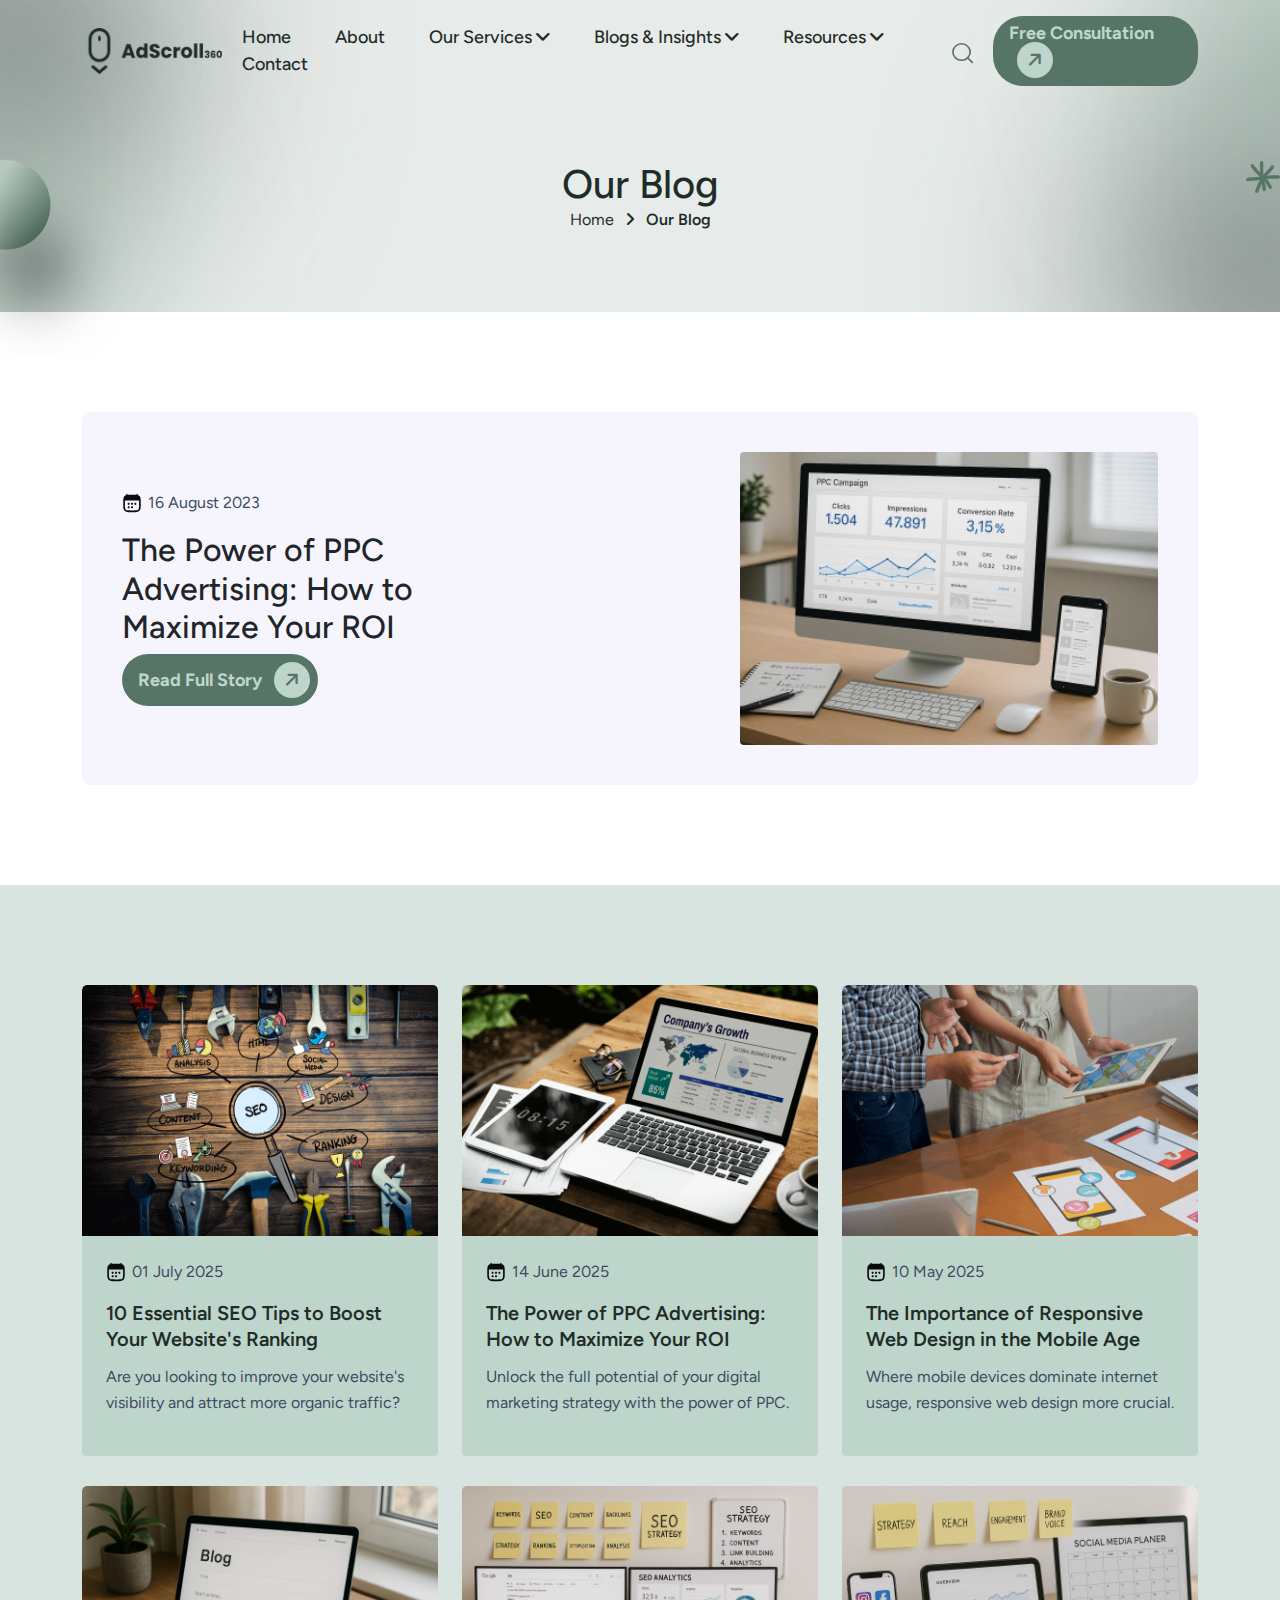
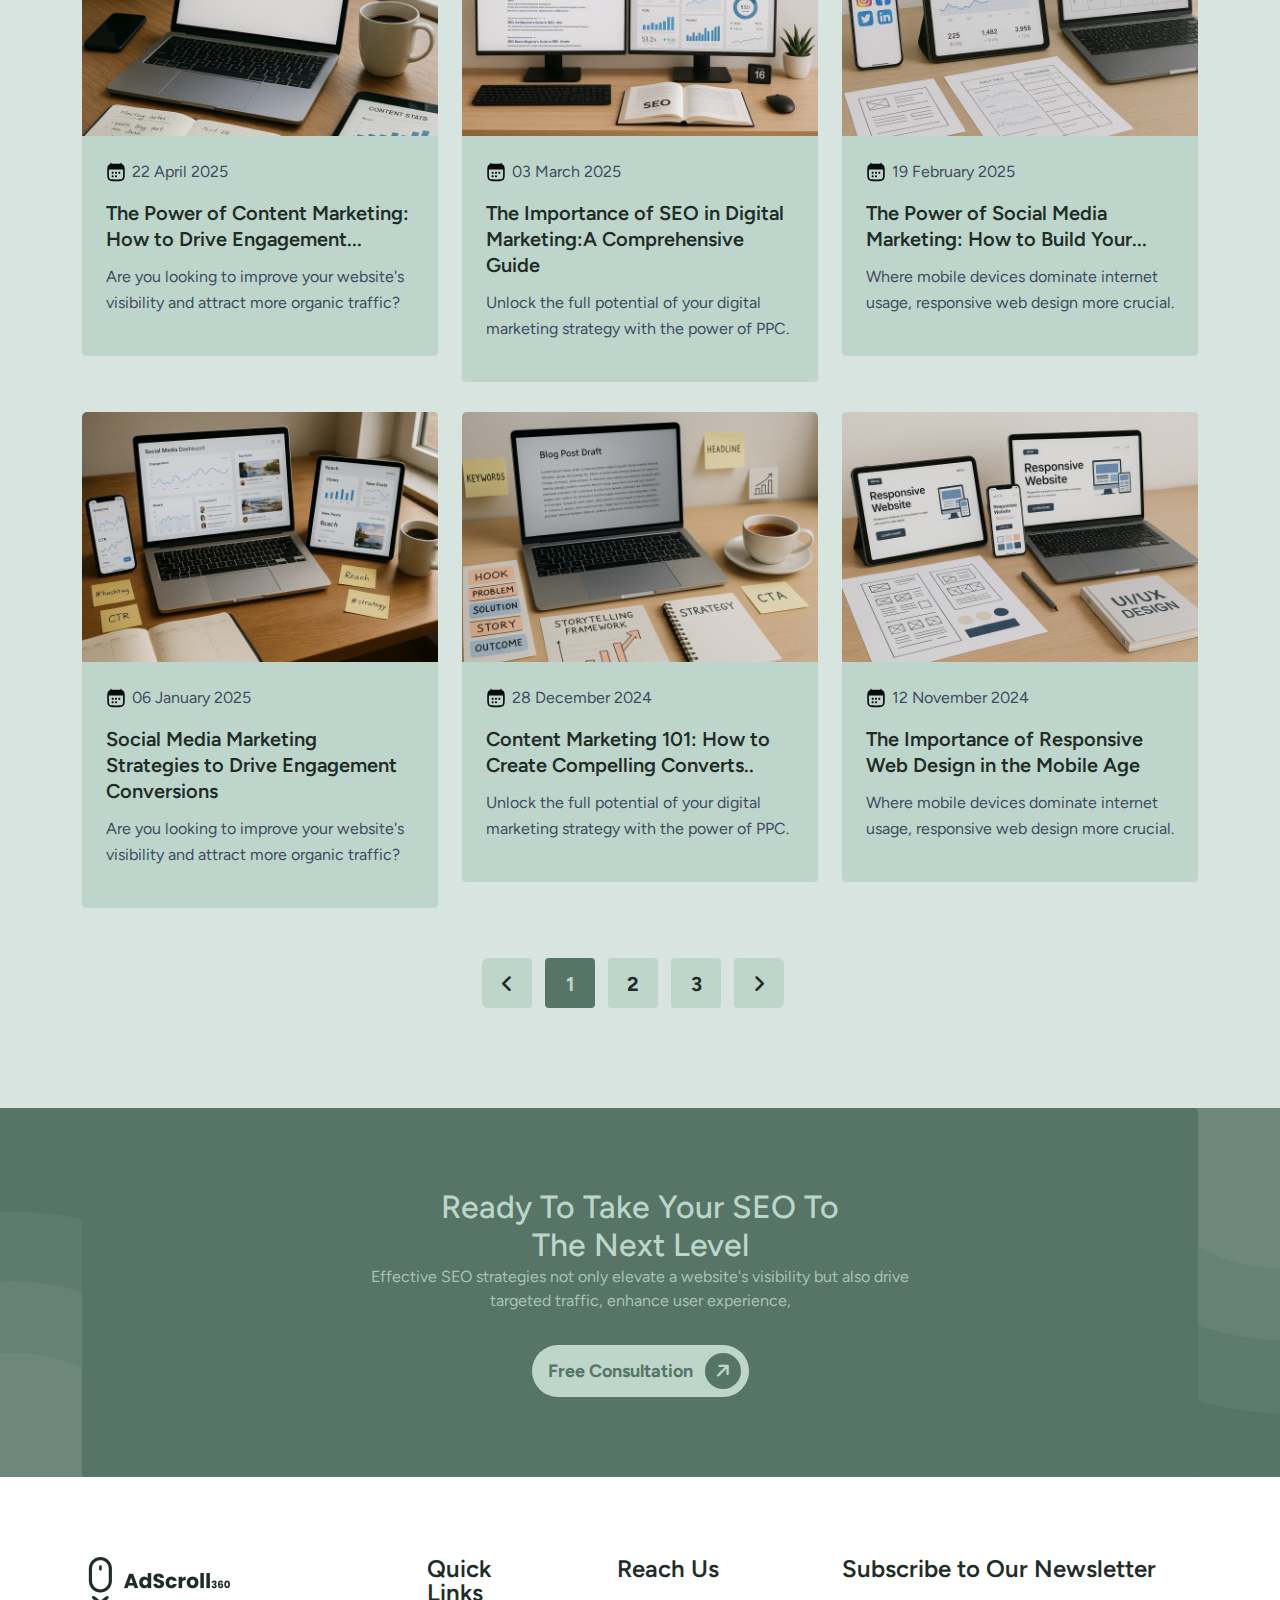
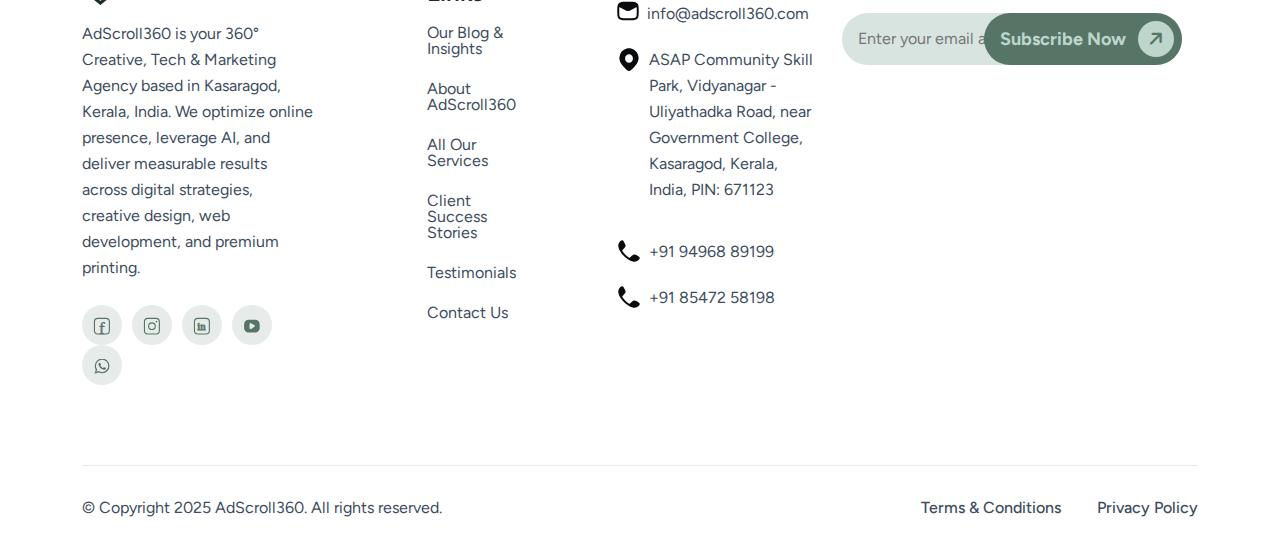
<file: docs/blog.html>
<!DOCTYPE html>
<html lang="en">
<head>
     <meta charset="UTF-8">
     <meta name="viewport" content="width=device-width, initial-scale=1.0">
<title>Blog & Insights | AdScroll360: Digital Marketing, Creative & Tech News in Kasaragod, Kerala</title>
     <!--=====FAB ICON=======-->
    <link rel="shortcut icon" href="assets/img/logo/fav-logo1.png" type="image/x-icon">

    <!--===== CSS LINK =======-->
    <link rel="stylesheet" href="assets/css/plugins/bootstrap.min.css">
    <link rel="stylesheet" href="assets/css/plugins/aos.css">
    <link rel="stylesheet" href="assets/css/plugins/fontawesome.css">
    <link rel="stylesheet" href="assets/css/plugins/magnific-popup.css">
    <link rel="stylesheet" href="assets/css/plugins/mobile.css">
    <link rel="stylesheet" href="assets/css/plugins/owlcarousel.min.css">
    <link rel="stylesheet" href="assets/css/plugins/sidebar.css">
    <link rel="stylesheet" href="assets/css/plugins/slick-slider.css">
    <link rel="stylesheet" href="assets/css/plugins/nice-select.css">
    <link rel="stylesheet" href="assets/css/main.css">

    <!--=====  JS SCRIPT LINK =======-->
    <script src="assets/js/plugins/jquery-3-6-0.min.js"></script>
</head>
<body class="homepage1-body">

<!--===== PRELOADER STARTS =======-->
<div class="preloader">
  <div class="loading-container">
    <div class="loading"></div>
    <div id="loading-icon"><img src="assets/img/logo/preloader.png" alt=""></div>
  </div>
</div>
<!--===== PRELOADER ENDS =======-->

<!--===== PROGRESS STARTS=======-->
<div class="paginacontainer">
     <div class="progress-wrap">
       <svg class="progress-circle svg-content" width="100%" height="100%" viewBox="-1 -1 102 102">
         <path d="M50,1 a49,49 0 0,1 0,98 a49,49 0 0,1 0,-98"/>
       </svg>
     </div>
   </div>
 <!--===== PROGRESS ENDS=======-->
 
<!--===== PROGRESS ENDS=======-->
    <!--===== All HEADER STARTS =======-->
    <!--===== All HEADER STARTS =======-->
    <!--===== All HEADER STARTS =======-->

    <header>
        <div class="header-area homepage1 header header-sticky d-none d-lg-block" id="header">
            <div class="container">
                <div class="row">
                    <div class="col-lg-12">
                        <div class="header-elements">
                            <div class="site-logo">
                                <a href="index.html">
                                    <img src="assets/img/logo/logo1.png"
                                        alt="AdScroll360 - 360 Degree Creative, Tech & Digital Marketing Agency in Kerala">
                                </a>
                            </div>
                            <div class="main-menu">
                                <ul>
                                    <li><a href="index.html">Home</a></li>

                                    <li><a href="about.html">About</a></li>

                                    <li><a href="services.html">Our Services <i class="fa-solid fa-angle-down"></i></a>
                                        <ul class="dropdown-padding">
                                            <li><a href="services.html">Digital Strategy & Branding</a></li>
                                            <li><a href="services.html">Creative Design</a></li>
                                            <li><a href="services.html">Video Production</a></li>
                                            <li><a href="services.html">Marketing & Performance</a></li>
                                            <li><a href="services.html">AI Tools & Automation</a></li>
                                            <li><a href="services.html">Web Development</a></li>
                                            <li><a href="services.html">Mobile App Development</a></li>
                                            <li><a href="services.html">Premium Printing Works</a></li>
                                            <li><a href="services.html">Smart Tech & Gadgets</a></li>
                                        </ul>
                                    </li>

                                    <li><a href="blog.html">Blogs & Insights <i class="fa-solid fa-angle-down"></i></a>
                                        <ul class="dropdown-padding">
                                            <li><a href="blog.html">Latest Insights</a></li>
                                            <li><a href="blog.html">Digital Marketing Blog</a></li>
                                            <li><a href="blog.html">Tech Solutions Blog</a></li>
                                            <li><a href="blog.html">Featured Article</a></li>
                                        </ul>
                                    </li>

                                    <li><a href="case-single.html">Resources <i class="fa-solid fa-angle-down"></i></a>
                                        <ul class="dropdown-padding">
                                            <li><a href="case-single.html">Case Studies</a></li>
                                            <li><a href="case-single.html">Single Case Study</a></li>
                                            <li><a href="team.html">Our Team</a></li>
                                            <li><a href="#">Pricing Plans</a></li>
                                            <li><a href="testimonials.html">Client Testimonials</a></li>
                                            <li><a href="faq.html">FAQ (Frequently Asked Questions)</a></li>
                                            <li><a href="404.html">404 Page</a></li>
                                        </ul>
                                    </li>

                                    <li><a href="contact.html">Contact</a></li>
                                </ul>
                            </div>
                            <div class="btn-area">
                                <div class="search-icon header__search header-search-btn">
                                    <a href="#"><img src="assets/img/icons/search-icons1.svg"
                                            alt="Search AdScroll360 website"></a>
                                </div>
                                <a href="contact.html" class="header-btn1">Free Consultation <span><i
                                            class="fa-solid fa-arrow-right"></i></span></a>
                            </div>

                            <div class="header-search-form-wrapper">
                                <div class="tx-search-close tx-close"><i class="fa-solid fa-xmark"
                                        aria-label="Close search form"></i></div>
                                <div class="header-search-container">
                                    <form role="search" class="search-form">
                                        <input type="search" class="search-field"
                                            placeholder="Search AdScroll360 services..." value="" name="s">
                                        <button type="submit" class="search-submit"><img
                                                src="assets/img/icons/search-icons1.svg" alt="Submit Search"></button>
                                    </form>
                                </div>
                            </div>
                            <div class="body-overlay"></div>
                        </div>
                    </div>
                </div>
            </div>
        </div>
    </header>
    <div class="mobile-header mobile-haeder1 d-block d-lg-none">
        <div class="container-fluid">
            <div class="col-12">
                <div class="mobile-header-elements">
                    <div class="mobile-logo">
                        <a href="index.html">
                            <img src="assets/img/logo/logo1.png"
                                alt="AdScroll360 - 360 Degree Digital Marketing, Tech & Creative Agency">
                        </a>
                    </div>
                    <div class="mobile-nav-icon dots-menu">
                        <i class="fa-solid fa-bars" aria-label="Open Mobile Navigation"></i>
                    </div>
                </div>
            </div>
        </div>
    </div>

    <div class="mobile-sidebar mobile-sidebar1">
        <div class="logosicon-area">
            <div class="logos">
                <img src="assets/img/logo/logo1.png" alt="AdScroll360 Logo - Digital Marketing Solutions">
            </div>
            <div class="menu-close">
                <i class="fa-solid fa-xmark" aria-label="Close Mobile Navigation"></i>
            </div>
        </div>
        <div class="mobile-nav mobile-nav1">
            <ul class="mobile-nav-list nav-list1">
                <li><a href="index.html">Home</a></li>
                <li><a href="about.html">About AdScroll360</a></li>

                <li><a href="services.html">Our Services <i class="fa-solid "></i></a>
                    <ul class="sub-menu">
                        <li><a href="services.html">Digital Strategy & Branding</a></li>
                        <li><a href="services.html">Creative Design</a></li>
                        <li><a href="services.html">Video Production</a></li>
                        <li><a href="services.html">Marketing & Performance</a></li>
                        <li><a href="services.html">AI Tools & Automation</a></li>
                        <li><a href="services.html">Web Development</a></li>
                        <li><a href="services.html">Mobile App Development</a></li>
                        <li><a href="services.html">Premium Printing Works</a></li>
                        <li><a href="services.html">Smart Tech & Gadgets</a></li>
                    </ul>
                </li>

                <li><a href="blog.html">Blogs & Insights <i class="fa-solid"></i></a>
                    <ul class="sub-menu">
                        <li><a href="blog.html">Latest Insights</a></li>
                        <li><a href="blog.html">Digital Marketing Blog</a></li>
                        <li><a href="blog.html">Tech Solutions Blog</a></li>
                        <li><a href="blog.html">Featured Article</a></li>
                    </ul>
                </li>

                <li><a href="pages.html">Resources <i class="fa-solid"></i></a>
                    <ul class="sub-menu">
                        <li><a href="case-study-single.html">Case Studies</a></li>
                        <li><a href="case-study-single.html">Success Stories</a></li>
                        <li><a href="team.html">Our Team</a></li>
                        <li><a href="#">Pricing Plans</a></li>
                        <li><a href="testimonials.html">Client Testimonials</a></li>
                        <li><a href="faq.html">FAQ (Frequently Asked Questions)</a></li>
                        <li><a href="404.html">404 Page</a></li>
                    </ul>
                </li>

                <li><a href="contact.html">Contact AdScroll360</a></li>
            </ul>

            <div class="allmobilesection">
                <a href="contact.html" class="header-btn1">Get a Free Consultation <span><i
                            class="fa-solid fa-arrow-right"></i></span></a>
                <div class="single-footer">
                    <h3>Contact AdScroll360</h3>
                    <div class="footer1-contact-info">
                        <div class="contact-info-single">
                            <div class="contact-info-icon">
                                <i class="fa-solid fa-phone-volume"></i>
                            </div>
                            <div class="contact-info-text">
                                <a href="tel:+919496889199">+91 94968 89199</a>
                            </div>
                        </div>

                        <div class="contact-info-single">
                            <div class="contact-info-icon">
                                <i class="fa-solid fa-envelope"></i>
                            </div>
                            <div class="contact-info-text">
                                <a href="mailto:info@example.com">info@adscroll360.com</a>
                            </div>
                        </div>

                        <div class="single-footer">
                            <h3>Our Location</h3>

                            <div class="contact-info-single">
                                <div class="contact-info-icon">
                                    <i class="fa-solid fa-location-dot"></i>
                                </div>
                                <div class="contact-info-text">
                                    <address>ASAP Community Skill Park, Vidyanagar - Uliyathadka Road, near Government
                                        College, Kasaragod, Kerala 671123</address>
                                </div>
                            </div>

                        </div>
                        <div class="single-footer">
                            <h3>Stay Connected</h3>

                            <div class="social-links-mobile-menu">
                                <ul>
                                    <li><a href="https://www.facebook.com/share/1BvKwdYk1M/?mibextid=wwXIfr"
                                            target="_blank" aria-label="AdScroll360 on Facebook"><img
                                                src="assets/img/icons/facebook.svg" alt="Facebook icon"></i></a></li>
                                    <li><a href="https://www.instagram.com/adscroll360" target="_blank"
                                            aria-label="AdScroll360 on Instagram"><img
                                                src="assets/img/icons/instagram.svg" alt="Instagram icon"></i></a></li>
                                    <li><a href="https://www.linkedin.com/company/adscroll360" target="_blank"
                                            aria-label="AdScroll360 on LinkedIn"><img
                                                src="assets/img/icons/linkedin.svg" alt="LinkedIn icon"></a></li>
                                    <li><a href="https://www.youtube.com/@AdScroll360" target="_blank"
                                            aria-label="AdScroll360 on YouTube"><img src="assets/img/icons/youtube.svg"
                                                alt="YouTube icon"></a></li>
                                    <li><a href="https://chat.whatsapp.com/HHyN8fpRQUO4tgrv0WcMXe" target="_blank"
                                            aria-label="AdScroll360 WhatsApp Group"><img
                                                src="assets/img/icons/whatsapp.svg" alt="whatsapp icon"></a></li>
                                </ul>
                            </div>
                        </div>
                    </div>
                </div>
            </div>

        </div>
    </div>

    <!--===== MOBILE HEADER STARTS =======-->

    <!--===== All HEADER STARTS =======-->
    <!--===== All HEADER STARTS =======-->
    <!--===== All HEADER STARTS =======-->

<div class="about-header-area" style="background-image: url(assets/img/bg/inner-header.png); background-repeat: no-repeat; background-size: cover; background-position: center;">
    <img src="assets/img/elements/elements1.png" alt="" class="elements1 aniamtion-key-1">
    <img src="assets/img/elements/star2.png" alt="" class="star2 keyframe5">
    <div class="container">
        <div class="row">
            <div class="col-lg-8 m-auto">
                <div class="about-inner-header heading9 text-center">
                    <h1>Our Blog</h1>
                    <a href="index.html">Home <i class="fa-solid fa-angle-right"></i> <span>Our Blog</span></a>
                </div>
            </div>
        </div>
    </div>
</div>
<!--===== HERO AREA ENDS =======-->

<!--===== BLOG AREA STARTS =======-->
<div class="blog-top-area sp1">
    <div class="container">
        <div class="row">
            <div class="col-lg-12">
                <div class="blog-top-boxarea">
                    <div class="row align-items-center">
                        <div class="col-lg-5">
                            <div class="content-area heading2">
                                <div class="tags-area">
                                  <ul>
                                    
                                    <li><a href="#"><img src="assets/img/icons/calender1.svg" alt="">16 August 2023</a></li>
                                  </ul>
                             </div>
                                <h2>The Power of PPC Advertising: How to Maximize Your ROI</h2>
                                <div class="space8"></div>
                                <div class="btn-area">
                                    <a href="blog.html" class="header-btn1">Read Full Story <span><i class="fa-solid fa-arrow-right"></i></span></a>
                                </div>
                              </div>
                        </div>
                        <div class="col-lg-2"></div>
                        <div class="col-lg-5">
                            <div class="images image-anime">
                                <img src="assets/img/all-images/blog-img19 copy.png" alt="">
                            </div>
                        </div>
                    </div>
                </div>
            </div>
        </div>
    </div>
</div>

<div class="blog1-scetion-area sp1 bg2">
    <div class="container">
      <div class="row">
        <div class="col-lg-4 col-md-6">
          <div class="blog-author-boxarea">
            <div class="img1">
              <img src="assets/img/all-images/blog-img1.png" alt="">
            </div>
            <div class="content-area">
              <div class="tags-area">
                <ul>
                  <li><a href="#"><img src="assets/img/icons/calender1.svg" alt="">01 July 2025</a></li>
                </ul>
              </div>
              <a>10 Essential SEO Tips to Boost Your Website's Ranking</a>
              <p>Are you looking to improve your website's visibility and attract more organic traffic? </p>
            </div>
          </div>
          <div class="space30"></div>
        </div>
  
        <div class="col-lg-4 col-md-6">
          <div class="blog-author-boxarea">
            <div class="img1">
              <img src="assets/img/all-images/blog-img2.png" alt="">
            </div>
            <div class="content-area">
              <div class="tags-area">
                <ul>
                  <li><a href="#"><img src="assets/img/icons/calender1.svg" alt="">14 June 2025</a></li>
                </ul>
              </div>
              <a>The Power of PPC Advertising: How to Maximize Your ROI</a>
              <p>Unlock the full potential of your digital marketing strategy with the power of PPC.</p>
            </div>
          </div>
          <div class="space30"></div>
        </div>
  
        <div class="col-lg-4 col-md-6">
          <div class="blog-author-boxarea">
            <div class="img1">
              <img src="assets/img/all-images/blog-img3.png" alt="">
            </div>
            <div class="content-area">
              <div class="tags-area">
                <ul>
                  <li><a href="#"><img src="assets/img/icons/calender1.svg" alt="">10 May 2025</a></li>
                </ul>
              </div>
              <a>The Importance of Responsive Web Design in the Mobile Age</a>
              <p>Where mobile devices dominate internet usage, responsive web design more crucial.</p>
            </div>
          </div>
          <div class="space30"></div>
        </div>

        <div class="col-lg-4 col-md-6">
          <div class="blog-author-boxarea">
            <div class="img1">
              <img src="assets/img/all-images/blog-img15.png" alt="">
            </div>
            <div class="content-area">
              <div class="tags-area">
                <ul>
                  <li><a href="#"><img src="assets/img/icons/calender1.svg" alt="">22 April 2025</a></li>
                </ul>
              </div>
              <a>The Power of Content Marketing: How to Drive Engagement...</a>
              <p>Are you looking to improve your website's visibility and attract more organic traffic? </p>
            </div>
          </div>
          <div class="space30"></div>
        </div>
  
        <div class="col-lg-4 col-md-6">
          <div class="blog-author-boxarea">
            <div class="img1">
              <img src="assets/img/all-images/blog-img16.png" alt="">
            </div>
            <div class="content-area">
              <div class="tags-area">
                <ul>
                  <li><a href="#"><img src="assets/img/icons/calender1.svg" alt="">03 March 2025</a></li>
                </ul>
              </div>
              <a>The Importance of SEO in Digital Marketing:A Comprehensive Guide</a>
              <p>Unlock the full potential of your digital marketing strategy with the power of PPC.</p>
            </div>
          </div>
          <div class="space30"></div>
        </div>
  
        <div class="col-lg-4 col-md-6">
          <div class="blog-author-boxarea">
            <div class="img1">
              <img src="assets/img/all-images/blog-img3 copy.png" alt="">
            </div>
            <div class="content-area">
              <div class="tags-area">
                <ul>
                  <li><a href="#"><img src="assets/img/icons/calender1.svg" alt="">19 February 2025</a></li>
                </ul>
              </div>
              <a>The Power of Social Media Marketing: How to Build Your...</a>
              <p>Where mobile devices dominate internet usage, responsive web design more crucial.</p>
            </div>
          </div>
          <div class="space30"></div>
        </div>

        <div class="col-lg-4 col-md-6">
            <div class="blog-author-boxarea">
              <div class="img1">
                <img src="assets/img/all-images/blog-img17.png" alt="">
              </div>
              <div class="content-area">
                <div class="tags-area">
                  <ul>
                    <li><a href="#"><img src="assets/img/icons/calender1.svg" alt="">06 January 2025</a></li>
                  </ul>
                </div>
                <a>Social Media Marketing Strategies to Drive Engagement Conversions</a>
                <p>Are you looking to improve your website's visibility and attract more organic traffic? </p>
              </div>
            </div>
            <div class="space30"></div>
          </div>
    
          <div class="col-lg-4 col-md-6">
            <div class="blog-author-boxarea">
              <div class="img1">
                <img src="assets/img/all-images/blog-img18.png" alt="">
              </div>
              <div class="content-area">
                <div class="tags-area">
                  <ul>
                    <li><a href="#"><img src="assets/img/icons/calender1.svg" alt="">28 December 2024</a></li>
                  </ul>
                </div>
                <a>Content Marketing 101: How to Create Compelling Converts..</a>
                <p>Unlock the full potential of your digital marketing strategy with the power of PPC.</p>
              </div>
            </div>
            <div class="space30"></div>
          </div>
    
          <div class="col-lg-4 col-md-6">
            <div class="blog-author-boxarea">
              <div class="img1">
                <img src="assets/img/all-images/blog-img19.png" alt="">
              </div>
              <div class="content-area">
                <div class="tags-area">
                  <ul>
                    <li><a href="#"><img src="assets/img/icons/calender1.svg" alt="">12 November 2024</a></li>
                  </ul>
                </div>
                <a>The Importance of Responsive Web Design in the Mobile Age</a>
                <p>Where mobile devices dominate internet usage, responsive web design more crucial.</p>
              </div>
            </div>
            <div class="space30"></div>
          </div>

          <div class="col-lg-12">
            <div class="pagination-area">
              <nav aria-label="Page navigation example">
                <ul class="pagination justify-content-center">
                  <li class="page-item">
                    <a class="page-link" href="#"><i class="fa-solid fa-angle-left"></i></a>
                  </li>
                  <li class="page-item"><a class="page-link active" href="#">1</a></li>
                  <li class="page-item"><a class="page-link" href="#">2</a></li>
                  <li class="page-item"><a class="page-link" href="#">3</a></li>
                  <li class="page-item">
                    <a class="page-link" href="#"><i class="fa-solid fa-angle-right"></i></a>
                  </li>
                </ul>
              </nav>
            </div>
          </div>
      </div>
    </div>
  </div>
<!--===== BLOG AREA ENDS =======-->


<!--===== CTA AREA STARTS =======-->
<div class="cta-section-area">
  <img src="assets/img/bg/cta-bg1.png" alt="" class="cta-bg1 aniamtion-key-2">
          <img src="assets/img/bg/cta-bg2.png" alt="" class="cta-bg2 aniamtion-key-1">
  <div class="container">
    <div class="row">
      <div class="col-lg-12 m-auto">  
        <div class="cta-header-area text-center sp4 heading2">
          <h2>Ready To Take Your SEO To <br class="d-md-block d-none"> The Next Level</h2>
          <p>Effective SEO strategies not only elevate a website's visibility but also drive <br class="d-md-block d-none"> targeted traffic, enhance user experience,</p>
          <div class="btn-area text-center">
            <a href="contact.html" class="header-btn1">Free Consultation <span><i class="fa-solid fa-arrow-right"></i></span></a>
          </div>
        </div>
      </div>
    </div>
  </div>
</div>
<!--===== CTA AREA ENDS =======-->
 <!--===== FOOTER AREA STARTS =======-->
        <div class="footer1-section-area">
            <div class="container">
                <div class="row">
                    <div class="col-lg-3 col-md-6">
                        <div class="footer-logo-area">
                            <a href="index.html">
                                <img src="assets/img/logo/logo1.png"
                                    alt="AdScroll360 - 360 Degree Digital Marketing, Creative & Tech Agency in Kannur, Kerala">
                            </a>
                            <p>
                                AdScroll360 is your 360° Creative, Tech & Marketing Agency based in Kasaragod, Kerala,
                                India. We optimize online presence, leverage AI, and deliver measurable results across
                                digital strategies, creative design, web development, and premium printing. </p>

                            <ul>
                                <li><a href="https://www.facebook.com/share/1BvKwdYk1M/?mibextid=wwXIfr" target="_blank"
                                        aria-label="AdScroll360 on Facebook"><img src="assets/img/icons/facebook.svg"
                                            alt="Facebook icon"></i></a></li>
                                <li><a href="https://www.instagram.com/adscroll360" target="_blank"
                                        aria-label="AdScroll360 on Instagram"><img src="assets/img/icons/instagram.svg"
                                            alt="Instagram icon"></i></a></li>
                                <li><a href="https://www.linkedin.com/company/adscroll360" target="_blank"
                                        aria-label="AdScroll360 on LinkedIn"><img src="assets/img/icons/linkedin.svg"
                                            alt="LinkedIn icon"></a></li>
                                <li><a href="https://www.youtube.com/@AdScroll360" target="_blank"
                                        aria-label="AdScroll360 on YouTube"><img src="assets/img/icons/youtube.svg"
                                            alt="YouTube icon"></a></li>
                                <li><a href="https://chat.whatsapp.com/HHyN8fpRQUO4tgrv0WcMXe" target="_blank"
                                        aria-label="AdScroll360 WhatsApp Group"><img src="assets/img/icons/whatsapp.svg"
                                            alt="whatsapp icon"></a></li>
                            </ul>
                        </div>
                    </div>

                    <div class="col-lg-2 col-md-6">
                        <div class="footer-logo-area1">
                            <h3>Quick Links</h3>
                            <ul>
                                <li><a href="blog.html">Our Blog & Insights</a></li>
                                <li><a href="about.html">About AdScroll360</a></li>
                                <li><a href="services.html">All Our Services</a></li>
                                <li><a href="case-studies.html">Client Success Stories</a></li>
                                <li><a href="testimonials.html">Testimonials</a></li>
                                <li><a href="contact.html">Contact Us</a></li>
                            </ul>
                        </div>
                    </div>

                    <div class="col-lg-3 col-md-6">
                        <div class="footer-logo-area2">
                            <h3>Reach Us</h3>
                            <ul>
                                <li><a href="mailto:info@adscroll360.com"><img src="assets/img/icons/email.svg"
                                            alt="Email icon"><span>info@adscroll360.com</span></a></li>
                                <li>
                                    <a href="YOUR_Maps_LINK" target="_blank"
                                        aria-label="Find AdScroll360 on Google Maps">
                                        <img src="assets/img/icons/location.svg" alt="Location pin icon">
                                        <address>ASAP Community Skill Park, Vidyanagar - Uliyathadka Road, near
                                            Government College,<br class="d-lg-block d-none"> Kasaragod, Kerala, India,
                                            PIN: 671123</address>
                                    </a>
                                </li>
                                <li><a href="tel:+919496889199"><img src="assets/img/icons/phone.svg"alt="Phone icon"><span>+91 94968 89199</span></a></li>
                                <li><a href="tel:+918547258198"><img src="assets/img/icons/phone.svg"alt="Phone icon"><span>+91 85472 58198</span></a></li>
                            </ul>
                        </div>
                    </div>
                    <div class="col-lg-4 col-md-6">
                        <div class="footer-logo-area3">
                            <h3>Subscribe to Our Newsletter</h3>
                            <form action="contact.html" method="POST">
                                <input type="email" name="email_subscribe" placeholder="Enter your email address"
                                    required>
                                <button type="submit" class="header-btn1">Subscribe Now <span><i
                                            class="fa-solid fa-arrow-right"></i></span></button>
                            </form>
                        </div>
                    </div>
                </div>
                <div class="space80 d-lg-block d-none"></div>
                <div class="space40 d-lg-none d-block"></div>
                <div class="row">
                    <div class="col-lg-12">
                        <div class="copyright-area">
                            <div class="pera">
                                <p>© Copyright 2025 AdScroll360. All rights reserved.</p>
                            </div>
                            <ul>
                                <li><a href="#">Terms & Conditions</a></li>
                                <li><a href="#" class="m-0"> Privacy Policy </a></li>
                            </ul>
                        </div>
                    </div>
                </div>
            </div>
        </div>
        <!--===== FOOTER AREA ENDS =======-->

<!--===== JS SCRIPT LINK =======-->
<script src="assets/js/plugins/bootstrap.min.js"></script>
<script src="assets/js/plugins/fontawesome.js"></script>
<script src="assets/js/plugins/aos.js"></script>
<script src="assets/js/plugins/counter.js"></script>
<script src="assets/js/plugins/gsap.min.js"></script>
<script src="assets/js/plugins/ScrollTrigger.min.js"></script>
<script src="assets/js/plugins/Splitetext.js"></script>
<script src="assets/js/plugins/sidebar.js"></script>
<script src="assets/js/plugins/magnific-popup.js"></script>
<script src="assets/js/plugins/mobilemenu.js"></script>
<script src="assets/js/plugins/owlcarousel.min.js"></script>
<script src="assets/js/plugins/gsap-animation.js"></script>
<script src="assets/js/plugins/nice-select.js"></script>
<script src="assets/js/plugins/waypoints.js"></script>
<script src="assets/js/plugins/slick-slider.js"></script>
<script src="assets/js/plugins/circle-progress.js"></script>
<script src="assets/js/main.js"></script>

</body>
</html>
</file>
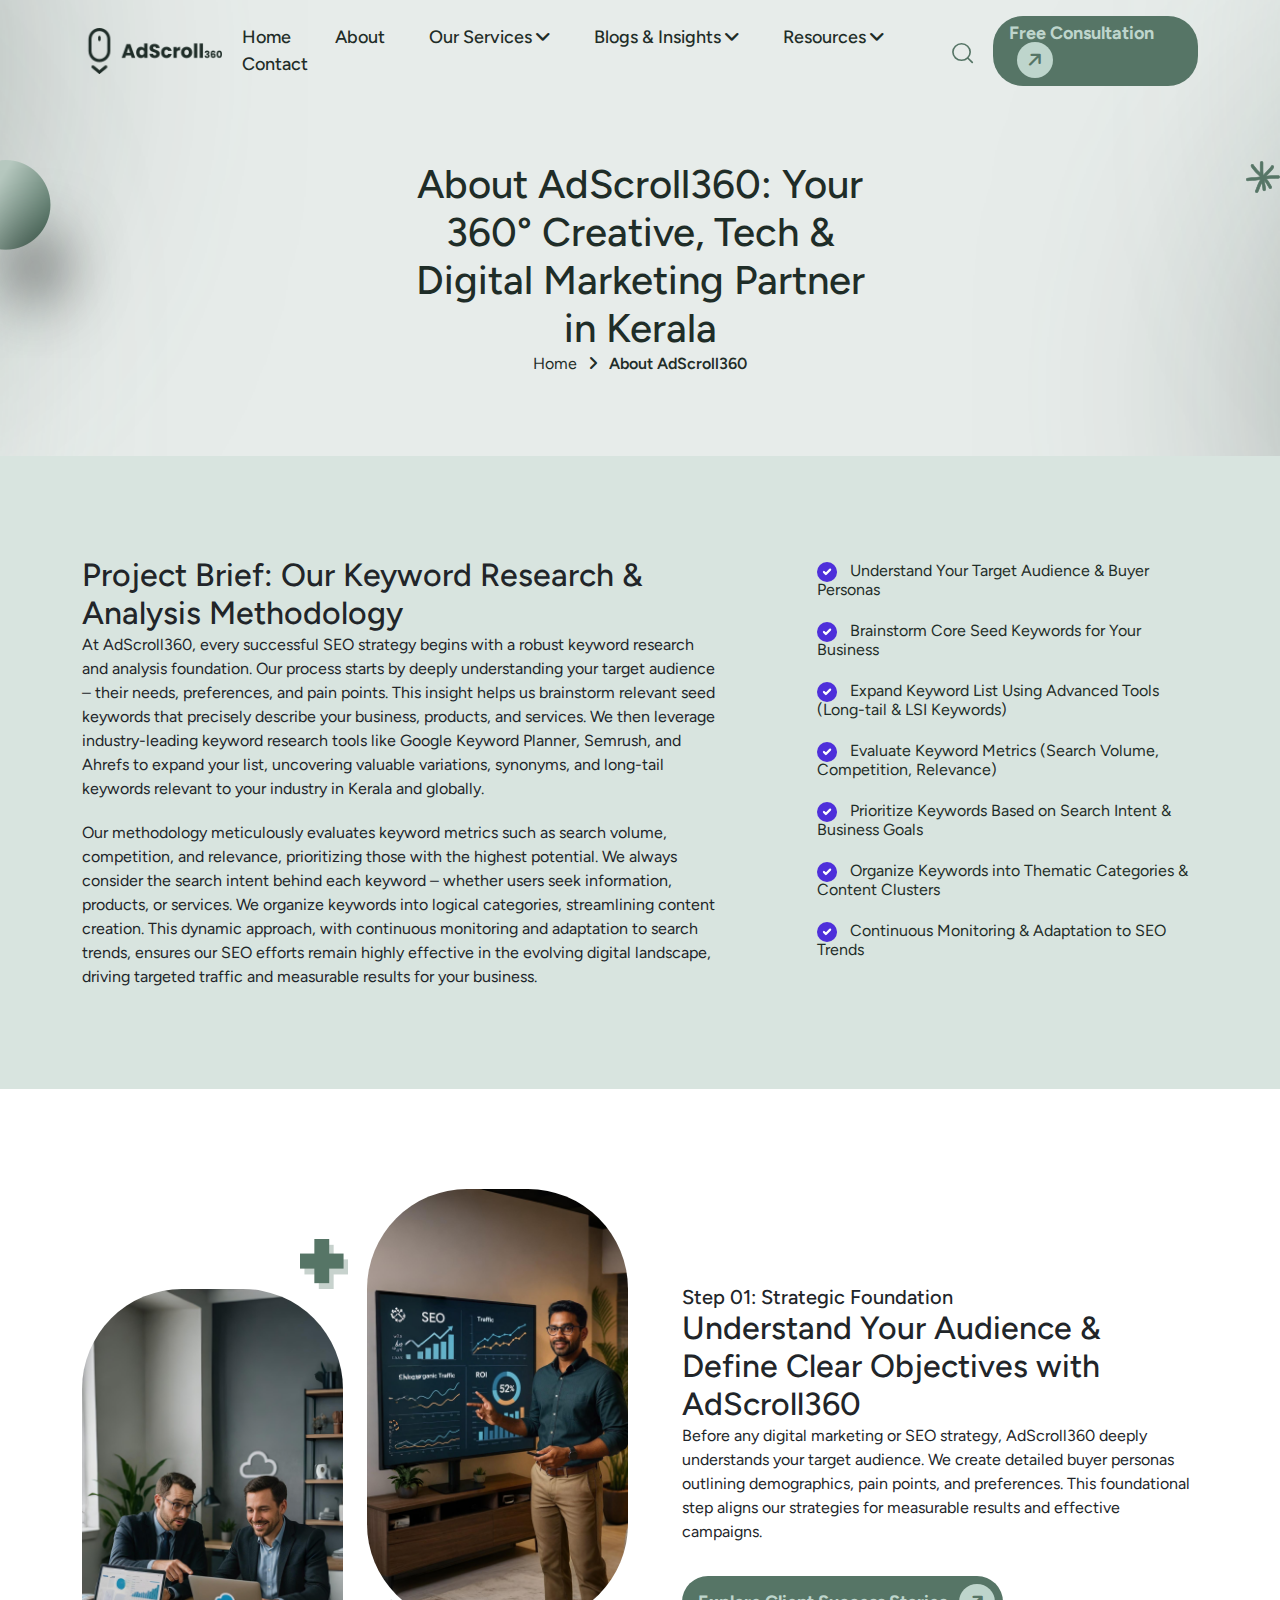
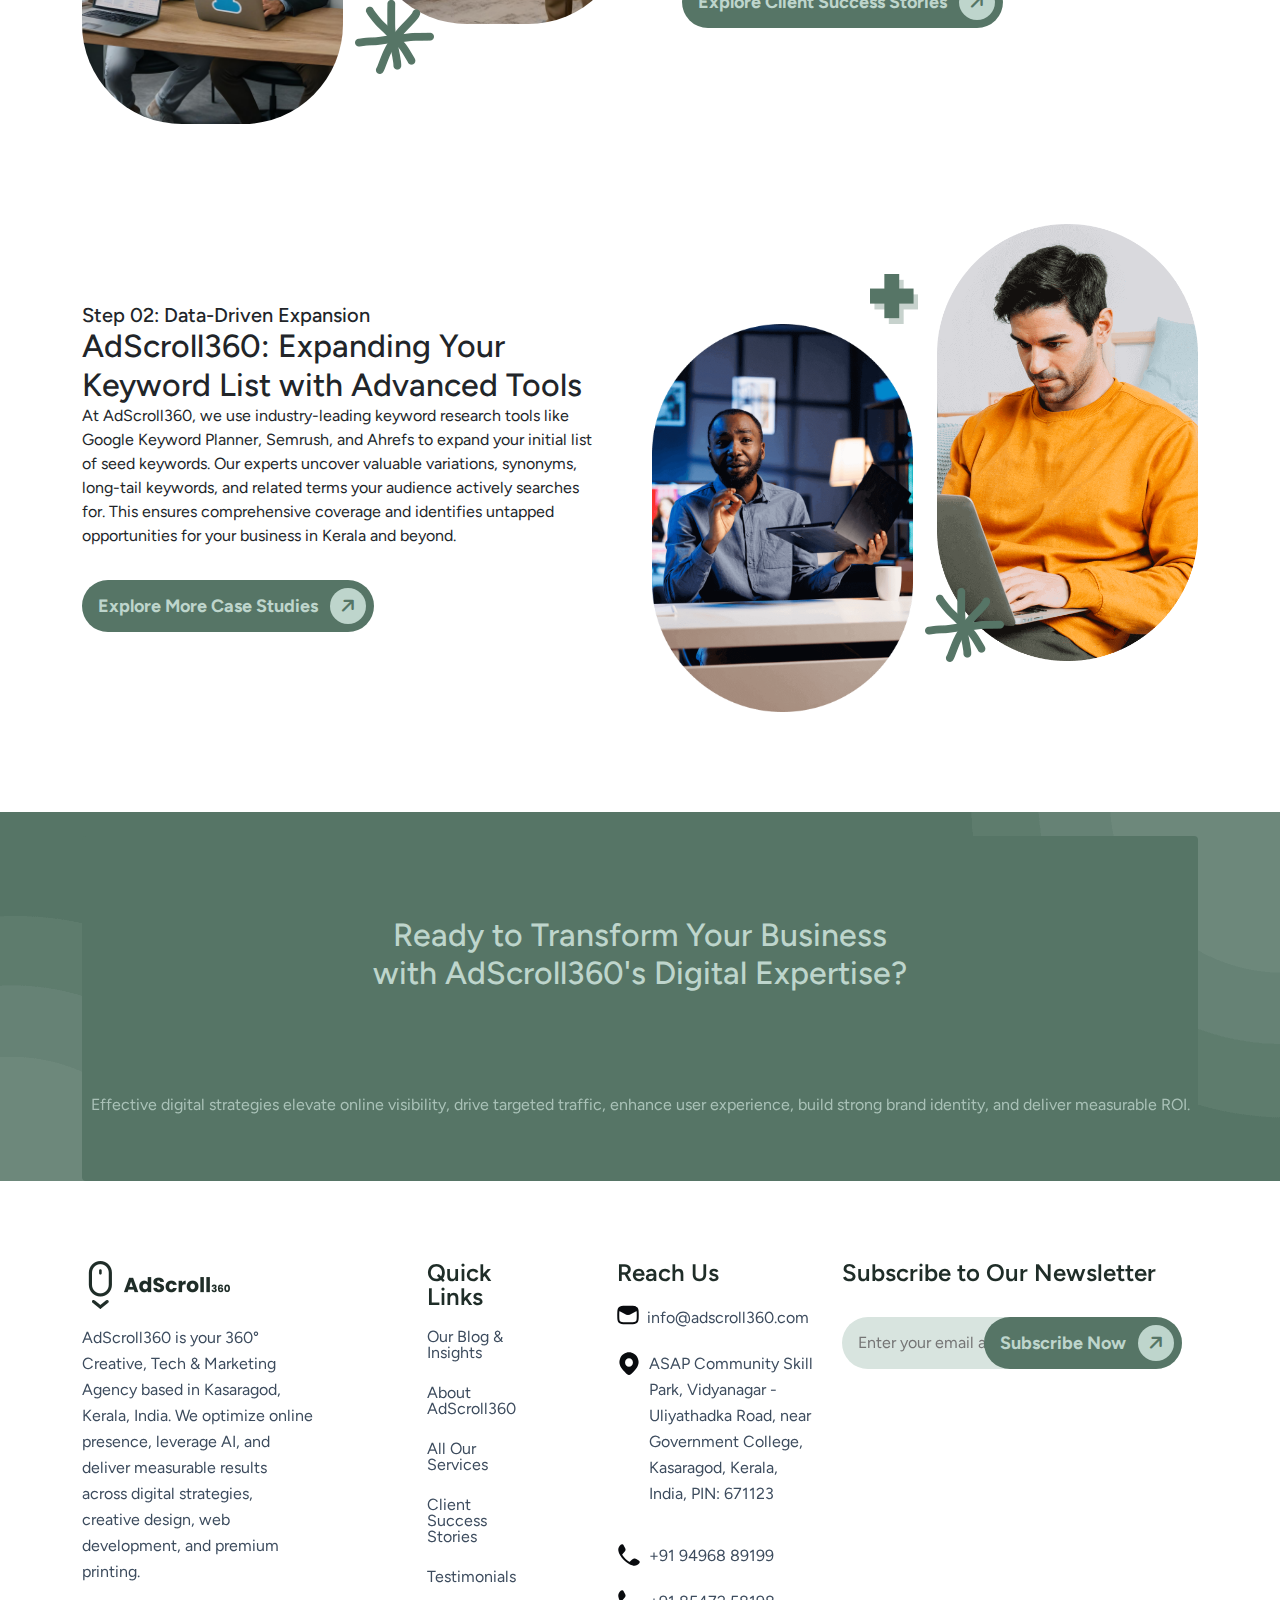
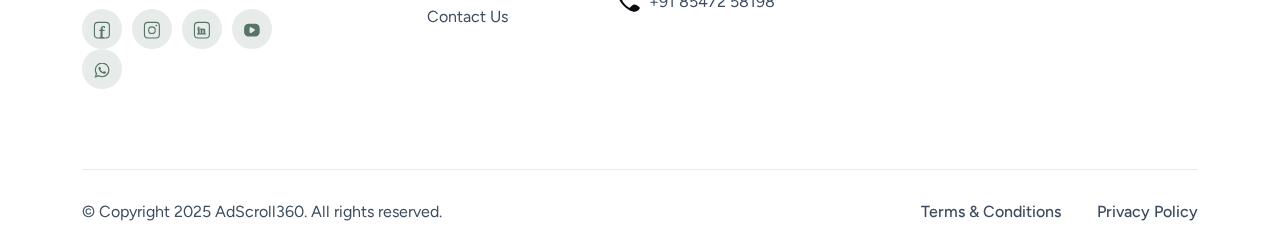
<file: docs/case-single.html>
<!DOCTYPE html>
<html lang="en">
<head>
    <meta charset="UTF-8">
    <meta name="viewport" content="width=device-width, initial-scale=1.0">

<title>Case Study: AdScroll360 in Kerala</title>
    <meta name="description" content="Discover how AdScroll360 helped [Client Name/Industry] achieve [Specific Result/Benefit] through expert [Service, e.g., SEO, Web Development, Creative Design]. Read our full case study.">

    <link rel="canonical" href="https://www.adscroll360.com/case-study-client-name.html"> <link rel="shortcut icon" href="assets/img/logo/fav-logo1.png" type="image/x-icon">

    <link rel="stylesheet" href="assets/css/plugins/bootstrap.min.css">
    <link rel="stylesheet" href="assets/css/plugins/aos.css">
    <link rel="stylesheet" href="assets/css/plugins/fontawesome.css">
    <link rel="stylesheet" href="assets/css/plugins/magnific-popup.css">
    <link rel="stylesheet" href="assets/css/plugins/mobile.css">
    <link rel="stylesheet" href="assets/css/plugins/owlcarousel.min.css">
    <link rel="stylesheet" href="assets/css/plugins/sidebar.css">
    <link rel="stylesheet" href="assets/css/plugins/slick-slider.css">
    <link rel="stylesheet" href="assets/css/plugins/nice-select.css">
    <link rel="stylesheet" href="assets/css/main.css">

    <script src="assets/js/plugins/jquery-3-6-0.min.js"></script>

    <script type="application/ld+json">
{
  "@context": "https://schema.org",
  "@type": "WebPage", 
  "name": "Case Study: [Client Name/Industry] - [Service Provided] by AdScroll360",
  "description": "Discover how AdScroll360 helped [Client Name/Industry] achieve [Specific Result/Benefit] through expert [Service, e.g., SEO, Web Development, Creative Design]. Read our full success story.",
  "url": "https://www.adscroll360.com/case-study-client-name.html", 
  "mainEntityOfPage": {
    "@type": "WebPage",
    "@id": "https://www.adscroll360.com/case-study-client-name.html" 
  },
  "image": {
    "@type": "ImageObject",
    "url": "https://www.adscroll360.com/assets/img/all-images/case-study-client-name.png", 
    "width": "1200", 
    "height": "675",
    "alt": "Image representing the [Client Name/Industry] case study for [Service Provided]"
  },
  "publisher": {
    "@type": "Organization",
    "name": "AdScroll360",
    "url": "https://www.adscroll360.com",
    "logo": "https://www.adscroll360.com/assets/img/logo/preloader.png" 
  },
  "mentions": [
    {
      "@type": "Organization",
      "name": "[Client Name/Industry]" 
    },
    {
      "@type": "Service",
      "name": "[Service Provided]"
    }
  ]
}
</script>
</head>
<body class="homepage1-body">

<div class="preloader">
  <div class="loading-container">
    <div class="loading"></div>
    <div id="loading-icon"><img src="assets/img/logo/preloader.png" alt="AdScroll360 logo loading animation"></div>
  </div>
</div>

<!--===== PROGRESS STARTS=======-->
<div class="paginacontainer">
    <div class="progress-wrap">
        <svg class="progress-circle svg-content" width="100%" height="100%" viewBox="-1 -1 102 102" aria-label="Page scroll progress indicator">
            <path d="M50,1 a49,49 0 0,1 0,98 a49,49 0 0,1 0,-98"/>
        </svg>
    </div>
</div>
 <!--===== PROGRESS ENDS=======-->

<!--===== PROGRESS ENDS=======-->
    <!--===== All HEADER STARTS =======-->
    <!--===== All HEADER STARTS =======-->
    <!--===== All HEADER STARTS =======-->

    <header>
        <div class="header-area homepage1 header header-sticky d-none d-lg-block" id="header">
            <div class="container">
                <div class="row">
                    <div class="col-lg-12">
                        <div class="header-elements">
                            <div class="site-logo">
                                <a href="index.html">
                                    <img src="assets/img/logo/logo1.png"
                                        alt="AdScroll360 - 360 Degree Creative, Tech & Digital Marketing Agency in Kerala">
                                </a>
                            </div>
                            <div class="main-menu">
                                <ul>
                                    <li><a href="index.html">Home</a></li>

                                    <li><a href="about.html">About</a></li>

                                    <li><a href="services.html">Our Services <i class="fa-solid fa-angle-down"></i></a>
                                        <ul class="dropdown-padding">
                                            <li><a href="services.html">Digital Strategy & Branding</a></li>
                                            <li><a href="services.html">Creative Design</a></li>
                                            <li><a href="services.html">Video Production</a></li>
                                            <li><a href="services.html">Marketing & Performance</a></li>
                                            <li><a href="services.html">AI Tools & Automation</a></li>
                                            <li><a href="services.html">Web Development</a></li>
                                            <li><a href="services.html">Mobile App Development</a></li>
                                            <li><a href="services.html">Premium Printing Works</a></li>
                                            <li><a href="services.html">Smart Tech & Gadgets</a></li>
                                        </ul>
                                    </li>

                                    <li><a href="blog.html">Blogs & Insights <i class="fa-solid fa-angle-down"></i></a>
                                        <ul class="dropdown-padding">
                                            <li><a href="blog.html">Latest Insights</a></li>
                                            <li><a href="blog.html">Digital Marketing Blog</a></li>
                                            <li><a href="blog.html">Tech Solutions Blog</a></li>
                                            <li><a href="blog.html">Featured Article</a></li>
                                        </ul>
                                    </li>

                                    <li><a href="case-single.html">Resources <i class="fa-solid fa-angle-down"></i></a>
                                        <ul class="dropdown-padding">
                                            <li><a href="case-single.html">Case Studies</a></li>
                                            <li><a href="case-single.html">Single Case Study</a></li>
                                            <li><a href="team.html">Our Team</a></li>
                                            <li><a href="#">Pricing Plans</a></li>
                                            <li><a href="testimonials.html">Client Testimonials</a></li>
                                            <li><a href="faq.html">FAQ (Frequently Asked Questions)</a></li>
                                            <li><a href="404.html">404 Page</a></li>
                                        </ul>
                                    </li>

                                    <li><a href="contact.html">Contact</a></li>
                                </ul>
                            </div>
                            <div class="btn-area">
                                <div class="search-icon header__search header-search-btn">
                                    <a href="#"><img src="assets/img/icons/search-icons1.svg"
                                            alt="Search AdScroll360 website"></a>
                                </div>
                                <a href="contact.html" class="header-btn1">Free Consultation <span><i
                                            class="fa-solid fa-arrow-right"></i></span></a>
                            </div>

                            <div class="header-search-form-wrapper">
                                <div class="tx-search-close tx-close"><i class="fa-solid fa-xmark"
                                        aria-label="Close search form"></i></div>
                                <div class="header-search-container">
                                    <form role="search" class="search-form">
                                        <input type="search" class="search-field"
                                            placeholder="Search AdScroll360 services..." value="" name="s">
                                        <button type="submit" class="search-submit"><img
                                                src="assets/img/icons/search-icons1.svg" alt="Submit Search"></button>
                                    </form>
                                </div>
                            </div>
                            <div class="body-overlay"></div>
                        </div>
                    </div>
                </div>
            </div>
        </div>
    </header>
    <div class="mobile-header mobile-haeder1 d-block d-lg-none">
        <div class="container-fluid">
            <div class="col-12">
                <div class="mobile-header-elements">
                    <div class="mobile-logo">
                        <a href="index.html">
                            <img src="assets/img/logo/logo1.png"
                                alt="AdScroll360 - 360 Degree Digital Marketing, Tech & Creative Agency">
                        </a>
                    </div>
                    <div class="mobile-nav-icon dots-menu">
                        <i class="fa-solid fa-bars" aria-label="Open Mobile Navigation"></i>
                    </div>
                </div>
            </div>
        </div>
    </div>

    <div class="mobile-sidebar mobile-sidebar1">
        <div class="logosicon-area">
            <div class="logos">
                <img src="assets/img/logo/logo1.png" alt="AdScroll360 Logo - Digital Marketing Solutions">
            </div>
            <div class="menu-close">
                <i class="fa-solid fa-xmark" aria-label="Close Mobile Navigation"></i>
            </div>
        </div>
        <div class="mobile-nav mobile-nav1">
            <ul class="mobile-nav-list nav-list1">
                <li><a href="index.html">Home</a></li>
                <li><a href="about.html">About AdScroll360</a></li>

                <li><a href="services.html">Our Services <i class="fa-solid "></i></a>
                    <ul class="sub-menu">
                        <li><a href="services.html">Digital Strategy & Branding</a></li>
                        <li><a href="services.html">Creative Design</a></li>
                        <li><a href="services.html">Video Production</a></li>
                        <li><a href="services.html">Marketing & Performance</a></li>
                        <li><a href="services.html">AI Tools & Automation</a></li>
                        <li><a href="services.html">Web Development</a></li>
                        <li><a href="services.html">Mobile App Development</a></li>
                        <li><a href="services.html">Premium Printing Works</a></li>
                        <li><a href="services.html">Smart Tech & Gadgets</a></li>
                    </ul>
                </li>

                <li><a href="blog.html">Blogs & Insights <i class="fa-solid"></i></a>
                    <ul class="sub-menu">
                        <li><a href="blog.html">Latest Insights</a></li>
                        <li><a href="blog.html">Digital Marketing Blog</a></li>
                        <li><a href="blog.html">Tech Solutions Blog</a></li>
                        <li><a href="blog.html">Featured Article</a></li>
                    </ul>
                </li>

                <li><a href="pages.html">Resources <i class="fa-solid"></i></a>
                    <ul class="sub-menu">
                        <li><a href="case-study-single.html">Case Studies</a></li>
                        <li><a href="case-study-single.html">Success Stories</a></li>
                        <li><a href="team.html">Our Team</a></li>
                        <li><a href="#">Pricing Plans</a></li>
                        <li><a href="testimonials.html">Client Testimonials</a></li>
                        <li><a href="faq.html">FAQ (Frequently Asked Questions)</a></li>
                        <li><a href="404.html">404 Page</a></li>
                    </ul>
                </li>

                <li><a href="contact.html">Contact AdScroll360</a></li>
            </ul>

            <div class="allmobilesection">
                <a href="contact.html" class="header-btn1">Get a Free Consultation <span><i
                            class="fa-solid fa-arrow-right"></i></span></a>
                <div class="single-footer">
                    <h3>Contact AdScroll360</h3>
                    <div class="footer1-contact-info">
                        <div class="contact-info-single">
                            <div class="contact-info-icon">
                                <i class="fa-solid fa-phone-volume"></i>
                            </div>
                            <div class="contact-info-text">
                                <a href="tel:+919496889199">+91 94968 89199</a>
                            </div>
                        </div>

                        <div class="contact-info-single">
                            <div class="contact-info-icon">
                                <i class="fa-solid fa-envelope"></i>
                            </div>
                            <div class="contact-info-text">
                                <a href="mailto:info@example.com">info@adscroll360.com</a>
                            </div>
                        </div>

                        <div class="single-footer">
                            <h3>Our Location</h3>

                            <div class="contact-info-single">
                                <div class="contact-info-icon">
                                    <i class="fa-solid fa-location-dot"></i>
                                </div>
                                <div class="contact-info-text">
                                    <address>ASAP Community Skill Park, Vidyanagar - Uliyathadka Road, near Government
                                        College, Kasaragod, Kerala 671123</address>
                                </div>
                            </div>

                        </div>
                        <div class="single-footer">
                            <h3>Stay Connected</h3>

                            <div class="social-links-mobile-menu">
                                <ul>
                                    <li><a href="https://www.facebook.com/share/1BvKwdYk1M/?mibextid=wwXIfr"
                                            target="_blank" aria-label="AdScroll360 on Facebook"><img
                                                src="assets/img/icons/facebook.svg" alt="Facebook icon"></i></a></li>
                                    <li><a href="https://www.instagram.com/adscroll360" target="_blank"
                                            aria-label="AdScroll360 on Instagram"><img
                                                src="assets/img/icons/instagram.svg" alt="Instagram icon"></i></a></li>
                                    <li><a href="https://www.linkedin.com/company/adscroll360" target="_blank"
                                            aria-label="AdScroll360 on LinkedIn"><img
                                                src="assets/img/icons/linkedin.svg" alt="LinkedIn icon"></a></li>
                                    <li><a href="https://www.youtube.com/@AdScroll360" target="_blank"
                                            aria-label="AdScroll360 on YouTube"><img src="assets/img/icons/youtube.svg"
                                                alt="YouTube icon"></a></li>
                                    <li><a href="https://chat.whatsapp.com/HHyN8fpRQUO4tgrv0WcMXe" target="_blank"
                                            aria-label="AdScroll360 WhatsApp Group"><img
                                                src="assets/img/icons/whatsapp.svg" alt="whatsapp icon"></a></li>
                                </ul>
                            </div>
                        </div>
                    </div>
                </div>
            </div>

        </div>
    </div>

    <!--===== MOBILE HEADER STARTS =======-->

    <!--===== All HEADER STARTS =======-->
    <!--===== All HEADER STARTS =======-->
    <!--===== All HEADER STARTS =======-->

<!--===== HERO AREA STARTS =======-->
<div class="about-header-area" style="background-image: url(assets/img/bg/inner-header.png); background-repeat: no-repeat; background-size: cover; background-position: center;">
    <img src="assets/img/elements/elements1.png" alt="Abstract design element" class="elements1 aniamtion-key-1">
    <img src="assets/img/elements/star2.png" alt="Decorative star graphic" class="star2 keyframe5">
    <div class="container">
        <div class="row">
            <div class="col-lg-5 m-auto">
                <div class="about-inner-header heading9 text-center">
                    <h1>About AdScroll360: Your 360° Creative, Tech & Digital Marketing Partner in Kerala</h1>
                    <a href="index.html">Home <i class="fa-solid fa-angle-right"></i> <span>About AdScroll360</span></a>
                </div>
            </div>
        </div>
    </div>
</div>
<!--===== HERO AREA ENDS =======-->

<!--===== CASE AREA STARTS 
<div class="case-single-section-area">
    <div class="container">
        <div class="row">
            <div class="col-lg-12">
                <div class="case-auhtor-area sp1">
                    <div class="row align-items-center">
                        <div class="col-lg-4">
                            <div class="case-single-hedaer heading2">
                                <h2>Case Study Overview</h2> 
                                <p>
                                    Our Keyword Research & Analysis case study demonstrates how AdScroll360
                                    identifies and analyzes the precise search terms your target audience uses. This crucial
                                    step in any successful SEO strategy helps businesses like yours secure a
                                    prominent position in search results and drive targeted traffic.
                                </p>
                                <div class="case-others-area">
                                    <ul>
                                        <li><span>Service Category:</span> Keyword Research & Analysis</li>
                                        <li><span>Date Completed:</span> 12 May, 2024</li>
                                        <li><span>Client:</span> [Specific Client Name / Industry]</li>
                                    </ul>
                                </div>
                            </div>
                        </div>
                        <div class="col-lg-1"></div>
                        <div class="col-lg-7">
                            <div class="case-images image-anime">
                                <img src="assets/img/all-images/case-img18.png" alt="AdScroll360 performing keyword research and analysis for a client">
                            </div>
                        </div>
                    </div>
                </div>
            </div>
        </div>
    </div>
</div>
                   =======-->

<div class="case-lista-area sp1 bg2">
    <div class="container">
        <div class="row align-items-center">
            <div class="col-lg-7">
                <div class="case-pera-area heading2">
                    <h2>Project Brief: Our Keyword Research & Analysis Methodology</h2>
                    <p>
                        At AdScroll360, every successful SEO strategy begins with a robust keyword research and analysis foundation. Our process starts by deeply understanding your target audience – their needs, preferences, and pain points. This insight helps us brainstorm relevant seed keywords that precisely describe your business, products, and services. We then leverage industry-leading keyword research tools like Google Keyword Planner, Semrush, and Ahrefs to expand your list, uncovering valuable variations, synonyms, and long-tail keywords relevant to your industry in Kerala and globally.
                    </p>
                    <div class="space20"></div>
                    <p>
                        Our methodology meticulously evaluates keyword metrics such as search volume, competition, and relevance, prioritizing those with the highest potential. We always consider the search intent behind each keyword – whether users seek information, products, or services. We organize keywords into logical categories, streamlining content creation. This dynamic approach, with continuous monitoring and adaptation to search trends, ensures our SEO efforts remain highly effective in the evolving digital landscape, driving targeted traffic and measurable results for your business.
                    </p>
                </div>
            </div>
            <div class="col-lg-5">
                <div class="case-list">
                    <ul>
                        <li><img src="assets/img/icons/check6.svg" alt="Checkmark icon"> Understand Your Target Audience & Buyer Personas</li>
                        <li><img src="assets/img/icons/check6.svg" alt="Checkmark icon"> Brainstorm Core Seed Keywords for Your Business</li>
                        <li><img src="assets/img/icons/check6.svg" alt="Checkmark icon"> Expand Keyword List Using Advanced Tools (Long-tail & LSI Keywords)</li>
                        <li><img src="assets/img/icons/check6.svg" alt="Checkmark icon"> Evaluate Keyword Metrics (Search Volume, Competition, Relevance)</li>
                        <li><img src="assets/img/icons/check6.svg" alt="Checkmark icon"> Prioritize Keywords Based on Search Intent & Business Goals</li>
                        <li><img src="assets/img/icons/check6.svg" alt="Checkmark icon"> Organize Keywords into Thematic Categories & Content Clusters</li>
                        <li><img src="assets/img/icons/check6.svg" alt="Checkmark icon"> Continuous Monitoring & Adaptation to SEO Trends</li>
                    </ul>
                </div>
            </div>
        </div>
    </div>
</div>
<!--===== CASE AREA ENDS =======-->

<!--===== WORK AREA STARTS =======-->
<div class="works-inner-section-area sp1">
    <div class="container">
        <div class="row align-items-center">
            <div class="col-lg-6">
                <div class="about-all-images-area">
                    <img src="assets/img/elements/elements14.png" alt="Abstract digital design element" class="elements12 keyframe5">
                    <img src="assets/img/elements/elements15.png" alt="Creative technology pattern element" class="elements13 keyframe5">
                    <div class="row">
                        <div class="col-lg-6 col-md-6">
                            <div class="img1">
                                <div class="space100"></div>
                                <img src="assets/img/all-images/about-img6.png" alt="AdScroll360 team analyzing audience data and market research">
                            </div>
                        </div>
                        <div class="col-lg-6 col-md-6">
                            <div class="img2">
                                <img src="assets/img/all-images/service-img5.png" alt="Buyer persona illustration for digital marketing strategy">
                            </div>
                        </div>
                    </div>
                </div>
            </div>
            <div class="col-lg-6">
                <div class="works-header-area heading2 specing2">
                    <h5>Step 01: Strategic Foundation</h5>
                    <h2>Understand Your Audience & Define Clear Objectives with AdScroll360</h2>
                    <p>
                        Before any digital marketing or SEO strategy, AdScroll360 deeply understands your target audience. We create detailed buyer personas outlining demographics, pain points, and preferences. This foundational step aligns our strategies for measurable results and effective campaigns.
                    </p>
                    <div class="space32"></div>
                    <div class="btn-area1">
                        <a href="case-studies.html" class="header-btn1">Explore Client Success Stories <span><i class="fa-solid fa-arrow-right"></i></span></a>
                    </div>
                </div>
            </div>
        </div>

        <div class="space100 d-lg-block d-none"></div>
        <div class="space30 d-lg-none d-block"></div>

        <div class="row align-items-center">
            <div class="col-lg-6">
                <div class="works-header-area heading2">
                    <h5>Step 02: Data-Driven Expansion</h5>
                    <h2>AdScroll360: Expanding Your Keyword List with Advanced Tools</h2>
                    <p>
                        At AdScroll360, we use industry-leading keyword research tools like Google Keyword Planner, Semrush, and Ahrefs to expand your initial list of seed keywords. Our experts uncover valuable variations, synonyms, long-tail keywords, and related terms your audience actively searches for. This ensures comprehensive coverage and identifies untapped opportunities for your business in Kerala and beyond.
                    </p>
                    <div class="space32"></div>
                    <div class="btn-area1">
                        <a href="case-studies.html" class="header-btn1">Explore More Case Studies <span><i class="fa-solid fa-arrow-right"></i></span></a>
                    </div>
                </div>
            </div>

            <div class="col-lg-6">
                <div class="about-all-images-area">
                    <img src="assets/img/elements/elements14.png" alt="Abstract digital data representation" class="elements12 keyframe5">
                    <img src="assets/img/elements/elements15.png" alt="Creative technology pattern" class="elements13 keyframe5">
                    <div class="row">
                        <div class="col-lg-6 col-md-6">
                            <div class="img1">
                                <div class="space100"></div>
                                <img src="assets/img/all-images/service-img6.png" alt="AdScroll360 using advanced keyword research tools like Semrush">
                            </div>
                        </div>
                        <div class="col-lg-6 col-md-6">
                            <div class="img2">
                                <img src="assets/img/all-images/service-img7.png" alt="Visualization of long-tail keyword ideas and search queries">
                            </div>
                        </div>
                    </div>
                </div>
            </div>
        </div>
    </div>
</div>
<!--===== WORK AREA ENDS =======-->

<!--===== CTA AREA STARTS =======-->
<div class="cta-section-area">
    <img src="assets/img/bg/cta-bg1.png" alt="Abstract digital marketing graphic representing business growth" class="cta-bg1 aniamtion-key-2">
    <img src="assets/img/bg/cta-bg2.png" alt="Creative technology graphic representing innovation" class="cta-bg2 aniamtion-key-1">
    <div class="container">
        <div class="row">
            <div class="col-lg-12 m-auto">  
                <div class="cta-header-area text-center sp4 heading2">
                    <h2>Ready to Transform Your Business <br class="d-md-block d-none"> with AdScroll360's Digital Expertise?</h2>
                    <p data-aos="fade-up" data-aos-duration="1000">
                        Effective digital strategies elevate online visibility, drive targeted traffic, enhance user experience, build strong brand identity, and deliver measurable ROI.
                    </p>
                    <div class="btn-area text-center" data-aos="fade-up" data-aos-duration="1200">
                        <a href="contact.html" class="header-btn1">Get Your Free Consultation <span><i class="fa-solid fa-arrow-right"></i></span></a>
                    </div>
                </div>
            </div>
        </div>
    </div>
</div>
<!--===== CTA AREA ENDS =======-->
 <!--===== FOOTER AREA STARTS =======-->
        <div class="footer1-section-area">
            <div class="container">
                <div class="row">
                    <div class="col-lg-3 col-md-6">
                        <div class="footer-logo-area">
                            <a href="index.html">
                                <img src="assets/img/logo/logo1.png"
                                    alt="AdScroll360 - 360 Degree Digital Marketing, Creative & Tech Agency in Kannur, Kerala">
                            </a>
                            <p>
                                AdScroll360 is your 360° Creative, Tech & Marketing Agency based in Kasaragod, Kerala,
                                India. We optimize online presence, leverage AI, and deliver measurable results across
                                digital strategies, creative design, web development, and premium printing. </p>

                            <ul>
                                <li><a href="https://www.facebook.com/share/1BvKwdYk1M/?mibextid=wwXIfr" target="_blank"
                                        aria-label="AdScroll360 on Facebook"><img src="assets/img/icons/facebook.svg"
                                            alt="Facebook icon"></i></a></li>
                                <li><a href="https://www.instagram.com/adscroll360" target="_blank"
                                        aria-label="AdScroll360 on Instagram"><img src="assets/img/icons/instagram.svg"
                                            alt="Instagram icon"></i></a></li>
                                <li><a href="https://www.linkedin.com/company/adscroll360" target="_blank"
                                        aria-label="AdScroll360 on LinkedIn"><img src="assets/img/icons/linkedin.svg"
                                            alt="LinkedIn icon"></a></li>
                                <li><a href="https://www.youtube.com/@AdScroll360" target="_blank"
                                        aria-label="AdScroll360 on YouTube"><img src="assets/img/icons/youtube.svg"
                                            alt="YouTube icon"></a></li>
                                <li><a href="https://chat.whatsapp.com/HHyN8fpRQUO4tgrv0WcMXe" target="_blank"
                                        aria-label="AdScroll360 WhatsApp Group"><img src="assets/img/icons/whatsapp.svg"
                                            alt="whatsapp icon"></a></li>
                            </ul>
                        </div>
                    </div>

                    <div class="col-lg-2 col-md-6">
                        <div class="footer-logo-area1">
                            <h3>Quick Links</h3>
                            <ul>
                                <li><a href="blog.html">Our Blog & Insights</a></li>
                                <li><a href="about.html">About AdScroll360</a></li>
                                <li><a href="services.html">All Our Services</a></li>
                                <li><a href="case-studies.html">Client Success Stories</a></li>
                                <li><a href="testimonials.html">Testimonials</a></li>
                                <li><a href="contact.html">Contact Us</a></li>
                            </ul>
                        </div>
                    </div>

                    <div class="col-lg-3 col-md-6">
                        <div class="footer-logo-area2">
                            <h3>Reach Us</h3>
                            <ul>
                                <li><a href="mailto:info@adscroll360.com"><img src="assets/img/icons/email.svg"
                                            alt="Email icon"><span>info@adscroll360.com</span></a></li>
                                <li>
                                    <a href="YOUR_Maps_LINK" target="_blank"
                                        aria-label="Find AdScroll360 on Google Maps">
                                        <img src="assets/img/icons/location.svg" alt="Location pin icon">
                                        <address>ASAP Community Skill Park, Vidyanagar - Uliyathadka Road, near
                                            Government College,<br class="d-lg-block d-none"> Kasaragod, Kerala, India,
                                            PIN: 671123</address>
                                    </a>
                                </li>
                                <li><a href="tel:+919496889199"><img src="assets/img/icons/phone.svg"alt="Phone icon"><span>+91 94968 89199</span></a></li>
                                <li><a href="tel:+918547258198"><img src="assets/img/icons/phone.svg"alt="Phone icon"><span>+91 85472 58198</span></a></li>
                            </ul>
                        </div>
                    </div>
                    <div class="col-lg-4 col-md-6">
                        <div class="footer-logo-area3">
                            <h3>Subscribe to Our Newsletter</h3>
                            <form action="contact.html" method="POST">
                                <input type="email" name="email_subscribe" placeholder="Enter your email address"
                                    required>
                                <button type="submit" class="header-btn1">Subscribe Now <span><i
                                            class="fa-solid fa-arrow-right"></i></span></button>
                            </form>
                        </div>
                    </div>
                </div>
                <div class="space80 d-lg-block d-none"></div>
                <div class="space40 d-lg-none d-block"></div>
                <div class="row">
                    <div class="col-lg-12">
                        <div class="copyright-area">
                            <div class="pera">
                                <p>© Copyright 2025 AdScroll360. All rights reserved.</p>
                            </div>
                            <ul>
                                <li><a href="#">Terms & Conditions</a></li>
                                <li><a href="#" class="m-0"> Privacy Policy </a></li>
                            </ul>
                        </div>
                    </div>
                </div>
            </div>
        </div>
        <!--===== FOOTER AREA ENDS =======-->

<!--===== JS SCRIPT LINK =======-->
<script src="assets/js/plugins/bootstrap.min.js"></script>
<script src="assets/js/plugins/fontawesome.js"></script>
<script src="assets/js/plugins/aos.js"></script>
<script src="assets/js/plugins/counter.js"></script>
<script src="assets/js/plugins/gsap.min.js"></script>
<script src="assets/js/plugins/ScrollTrigger.min.js"></script>
<script src="assets/js/plugins/Splitetext.js"></script>
<script src="assets/js/plugins/sidebar.js"></script>
<script src="assets/js/plugins/magnific-popup.js"></script>
<script src="assets/js/plugins/mobilemenu.js"></script>
<script src="assets/js/plugins/owlcarousel.min.js"></script>
<script src="assets/js/plugins/gsap-animation.js"></script>
<script src="assets/js/plugins/nice-select.js"></script>
<script src="assets/js/plugins/waypoints.js"></script>
<script src="assets/js/plugins/slick-slider.js"></script>
<script src="assets/js/plugins/circle-progress.js"></script>
<script src="assets/js/main.js"></script>

</body>
</html>
</file>
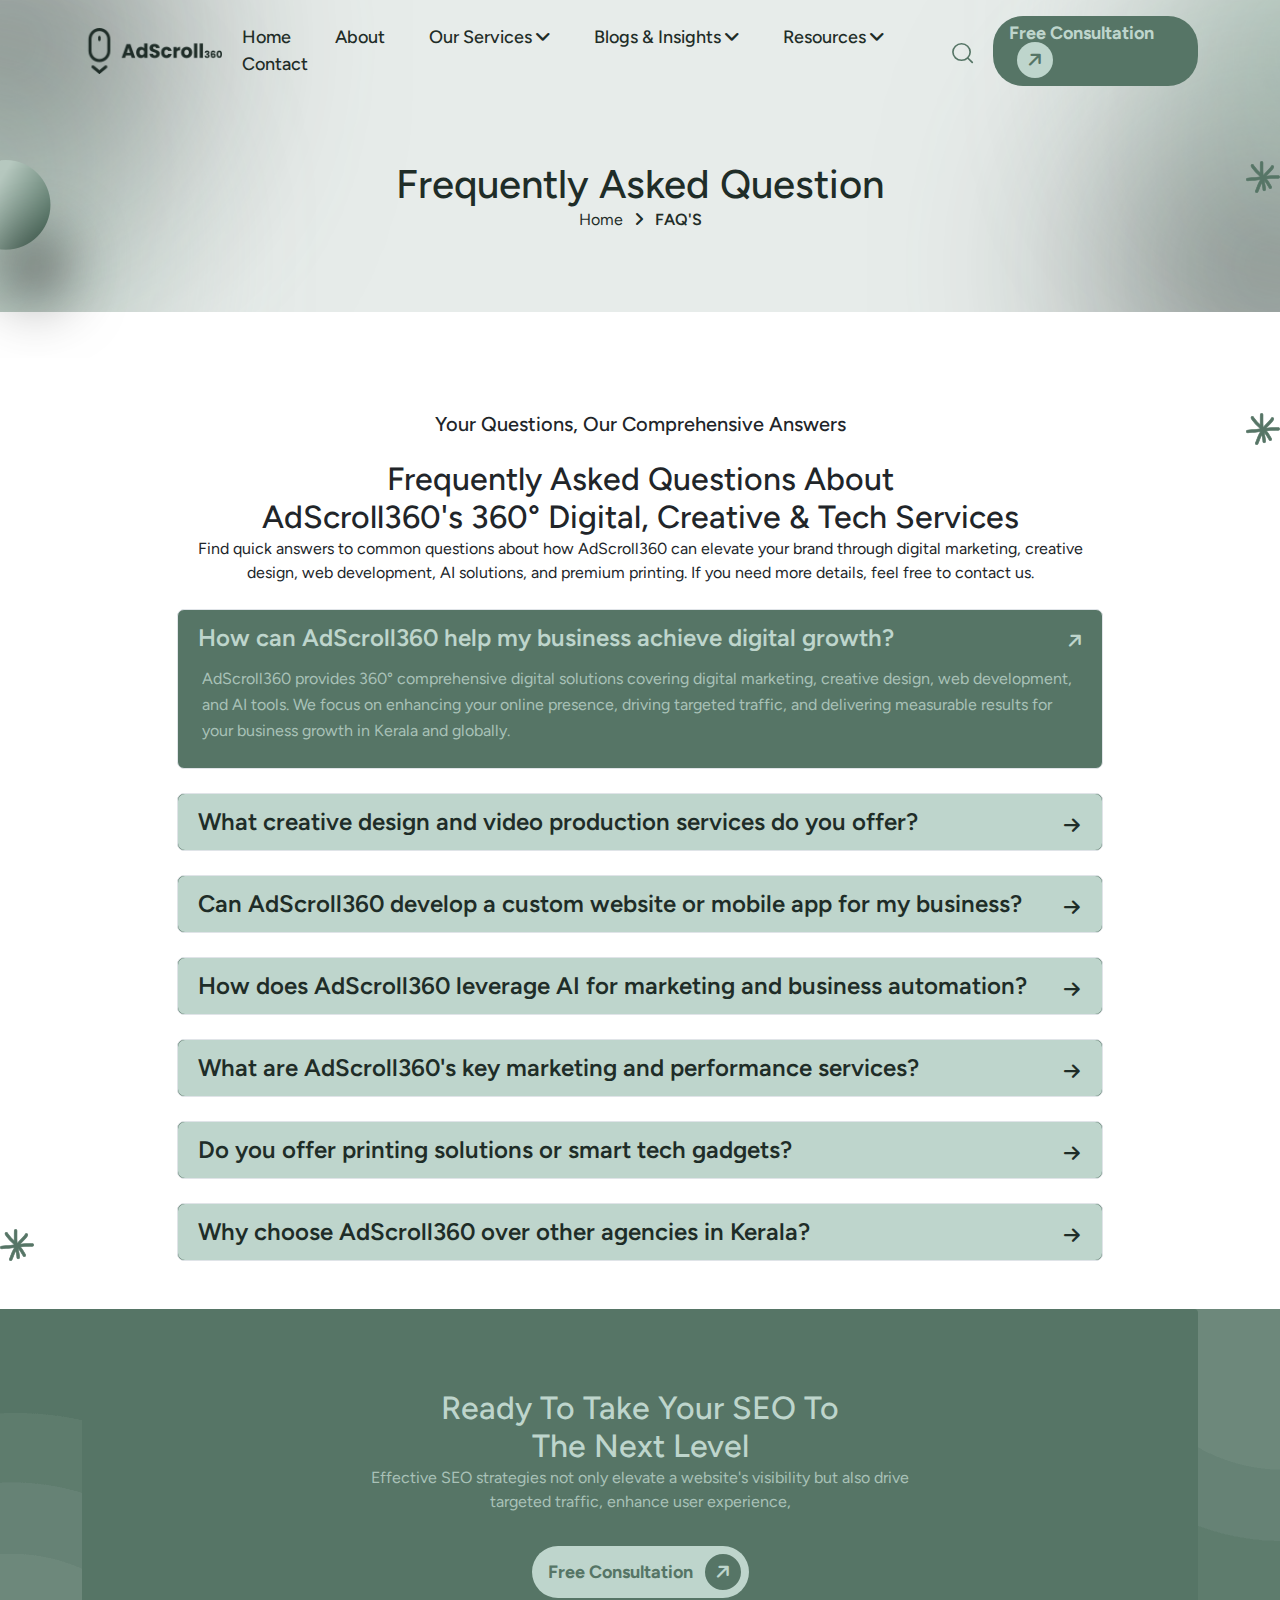
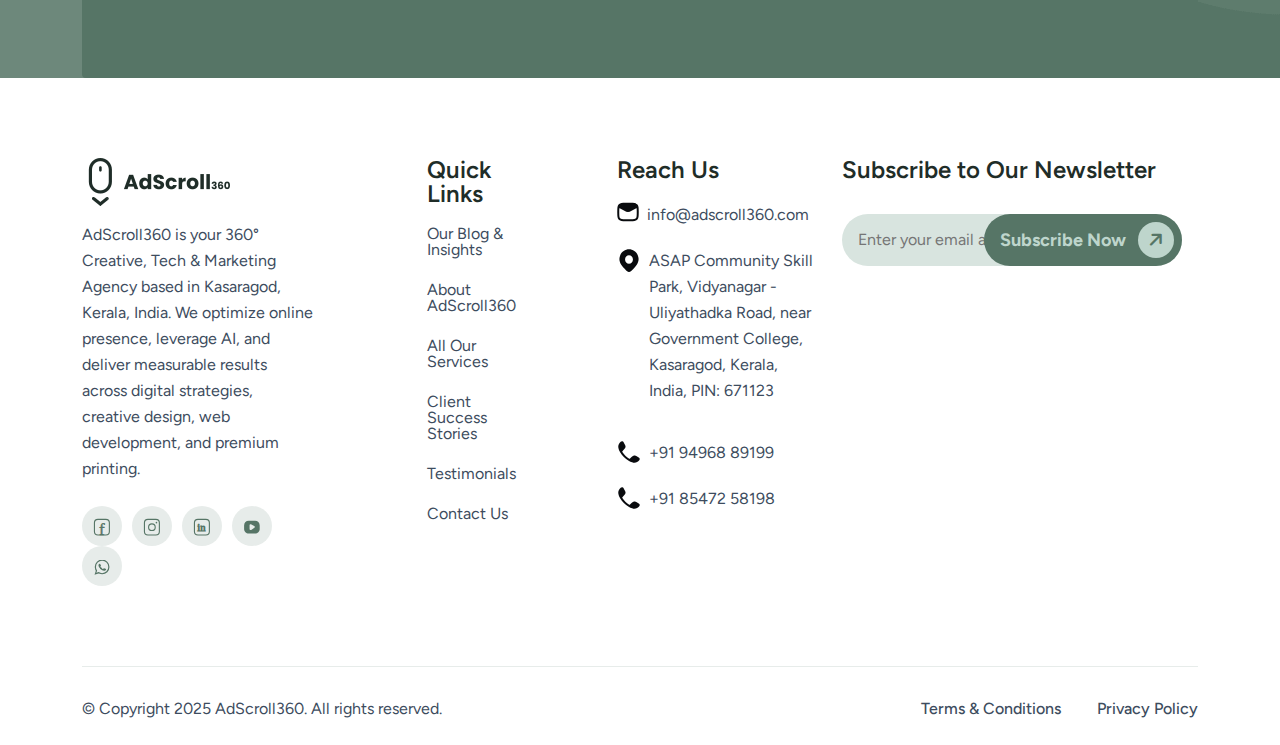
<file: docs/faq.html>
<!DOCTYPE html>
<html lang="en">
<head>
     <meta charset="UTF-8">
     <meta name="viewport" content="width=device-width, initial-scale=1.0">
     <title>AdScroll360 Marketing Agency</title>

     <!--=====FAB ICON=======-->
    <link rel="shortcut icon" href="assets/img/logo/fav-logo1.png" type="image/x-icon">

    <!--===== CSS LINK =======-->
    <link rel="stylesheet" href="assets/css/plugins/bootstrap.min.css">
    <link rel="stylesheet" href="assets/css/plugins/aos.css">
    <link rel="stylesheet" href="assets/css/plugins/fontawesome.css">
    <link rel="stylesheet" href="assets/css/plugins/magnific-popup.css">
    <link rel="stylesheet" href="assets/css/plugins/mobile.css">
    <link rel="stylesheet" href="assets/css/plugins/owlcarousel.min.css">
    <link rel="stylesheet" href="assets/css/plugins/sidebar.css">
    <link rel="stylesheet" href="assets/css/plugins/slick-slider.css">
    <link rel="stylesheet" href="assets/css/plugins/nice-select.css">
    <link rel="stylesheet" href="assets/css/main.css">

    <!--=====  JS SCRIPT LINK =======-->
    <script src="assets/js/plugins/jquery-3-6-0.min.js"></script>
</head>
<body class="homepage1-body">

<!--===== PROGRESS STARTS=======-->
<div class="paginacontainer">
     <div class="progress-wrap">
       <svg class="progress-circle svg-content" width="100%" height="100%" viewBox="-1 -1 102 102">
         <path d="M50,1 a49,49 0 0,1 0,98 a49,49 0 0,1 0,-98"/>
       </svg>
     </div>
   </div>
 <!--===== PROGRESS ENDS=======-->


<!--===== PROGRESS ENDS=======-->
    <!--===== All HEADER STARTS =======-->
    <!--===== All HEADER STARTS =======-->
    <!--===== All HEADER STARTS =======-->

    <header>
        <div class="header-area homepage1 header header-sticky d-none d-lg-block" id="header">
            <div class="container">
                <div class="row">
                    <div class="col-lg-12">
                        <div class="header-elements">
                            <div class="site-logo">
                                <a href="index.html">
                                    <img src="assets/img/logo/logo1.png"
                                        alt="AdScroll360 - 360 Degree Creative, Tech & Digital Marketing Agency in Kerala">
                                </a>
                            </div>
                            <div class="main-menu">
                                <ul>
                                    <li><a href="index.html">Home</a></li>

                                    <li><a href="about.html">About</a></li>

                                    <li><a href="services.html">Our Services <i class="fa-solid fa-angle-down"></i></a>
                                        <ul class="dropdown-padding">
                                            <li><a href="services.html">Digital Strategy & Branding</a></li>
                                            <li><a href="services.html">Creative Design</a></li>
                                            <li><a href="services.html">Video Production</a></li>
                                            <li><a href="services.html">Marketing & Performance</a></li>
                                            <li><a href="services.html">AI Tools & Automation</a></li>
                                            <li><a href="services.html">Web Development</a></li>
                                            <li><a href="services.html">Mobile App Development</a></li>
                                            <li><a href="services.html">Premium Printing Works</a></li>
                                            <li><a href="services.html">Smart Tech & Gadgets</a></li>
                                        </ul>
                                    </li>

                                    <li><a href="blog.html">Blogs & Insights <i class="fa-solid fa-angle-down"></i></a>
                                        <ul class="dropdown-padding">
                                            <li><a href="blog.html">Latest Insights</a></li>
                                            <li><a href="blog.html">Digital Marketing Blog</a></li>
                                            <li><a href="blog.html">Tech Solutions Blog</a></li>
                                            <li><a href="blog.html">Featured Article</a></li>
                                        </ul>
                                    </li>

                                    <li><a href="case-single.html">Resources <i class="fa-solid fa-angle-down"></i></a>
                                        <ul class="dropdown-padding">
                                            <li><a href="case-single.html">Case Studies</a></li>
                                            <li><a href="case-single.html">Single Case Study</a></li>
                                            <li><a href="team.html">Our Team</a></li>
                                            <li><a href="#">Pricing Plans</a></li>
                                            <li><a href="testimonials.html">Client Testimonials</a></li>
                                            <li><a href="faq.html">FAQ (Frequently Asked Questions)</a></li>
                                            <li><a href="404.html">404 Page</a></li>
                                        </ul>
                                    </li>

                                    <li><a href="contact.html">Contact</a></li>
                                </ul>
                            </div>
                            <div class="btn-area">
                                <div class="search-icon header__search header-search-btn">
                                    <a href="#"><img src="assets/img/icons/search-icons1.svg"
                                            alt="Search AdScroll360 website"></a>
                                </div>
                                <a href="contact.html" class="header-btn1">Free Consultation <span><i
                                            class="fa-solid fa-arrow-right"></i></span></a>
                            </div>

                            <div class="header-search-form-wrapper">
                                <div class="tx-search-close tx-close"><i class="fa-solid fa-xmark"
                                        aria-label="Close search form"></i></div>
                                <div class="header-search-container">
                                    <form role="search" class="search-form">
                                        <input type="search" class="search-field"
                                            placeholder="Search AdScroll360 services..." value="" name="s">
                                        <button type="submit" class="search-submit"><img
                                                src="assets/img/icons/search-icons1.svg" alt="Submit Search"></button>
                                    </form>
                                </div>
                            </div>
                            <div class="body-overlay"></div>
                        </div>
                    </div>
                </div>
            </div>
        </div>
    </header>
    <div class="mobile-header mobile-haeder1 d-block d-lg-none">
        <div class="container-fluid">
            <div class="col-12">
                <div class="mobile-header-elements">
                    <div class="mobile-logo">
                        <a href="index.html">
                            <img src="assets/img/logo/logo1.png"
                                alt="AdScroll360 - 360 Degree Digital Marketing, Tech & Creative Agency">
                        </a>
                    </div>
                    <div class="mobile-nav-icon dots-menu">
                        <i class="fa-solid fa-bars" aria-label="Open Mobile Navigation"></i>
                    </div>
                </div>
            </div>
        </div>
    </div>

    <div class="mobile-sidebar mobile-sidebar1">
        <div class="logosicon-area">
            <div class="logos">
                <img src="assets/img/logo/logo1.png" alt="AdScroll360 Logo - Digital Marketing Solutions">
            </div>
            <div class="menu-close">
                <i class="fa-solid fa-xmark" aria-label="Close Mobile Navigation"></i>
            </div>
        </div>
        <div class="mobile-nav mobile-nav1">
            <ul class="mobile-nav-list nav-list1">
                <li><a href="index.html">Home</a></li>
                <li><a href="about.html">About AdScroll360</a></li>

                <li><a href="services.html">Our Services <i class="fa-solid "></i></a>
                    <ul class="sub-menu">
                        <li><a href="services.html">Digital Strategy & Branding</a></li>
                        <li><a href="services.html">Creative Design</a></li>
                        <li><a href="services.html">Video Production</a></li>
                        <li><a href="services.html">Marketing & Performance</a></li>
                        <li><a href="services.html">AI Tools & Automation</a></li>
                        <li><a href="services.html">Web Development</a></li>
                        <li><a href="services.html">Mobile App Development</a></li>
                        <li><a href="services.html">Premium Printing Works</a></li>
                        <li><a href="services.html">Smart Tech & Gadgets</a></li>
                    </ul>
                </li>

                <li><a href="blog.html">Blogs & Insights <i class="fa-solid"></i></a>
                    <ul class="sub-menu">
                        <li><a href="blog.html">Latest Insights</a></li>
                        <li><a href="blog.html">Digital Marketing Blog</a></li>
                        <li><a href="blog.html">Tech Solutions Blog</a></li>
                        <li><a href="blog.html">Featured Article</a></li>
                    </ul>
                </li>

                <li><a href="pages.html">Resources <i class="fa-solid"></i></a>
                    <ul class="sub-menu">
                        <li><a href="case-study-single.html">Case Studies</a></li>
                        <li><a href="case-study-single.html">Success Stories</a></li>
                        <li><a href="team.html">Our Team</a></li>
                        <li><a href="#">Pricing Plans</a></li>
                        <li><a href="testimonials.html">Client Testimonials</a></li>
                        <li><a href="faq.html">FAQ (Frequently Asked Questions)</a></li>
                        <li><a href="404.html">404 Page</a></li>
                    </ul>
                </li>

                <li><a href="contact.html">Contact AdScroll360</a></li>
            </ul>

            <div class="allmobilesection">
                <a href="contact.html" class="header-btn1">Get a Free Consultation <span><i
                            class="fa-solid fa-arrow-right"></i></span></a>
                <div class="single-footer">
                    <h3>Contact AdScroll360</h3>
                    <div class="footer1-contact-info">
                        <div class="contact-info-single">
                            <div class="contact-info-icon">
                                <i class="fa-solid fa-phone-volume"></i>
                            </div>
                            <div class="contact-info-text">
                                <a href="tel:+919496889199">+91 94968 89199</a>
                            </div>
                        </div>

                        <div class="contact-info-single">
                            <div class="contact-info-icon">
                                <i class="fa-solid fa-envelope"></i>
                            </div>
                            <div class="contact-info-text">
                                <a href="mailto:info@example.com">info@adscroll360.com</a>
                            </div>
                        </div>

                        <div class="single-footer">
                            <h3>Our Location</h3>

                            <div class="contact-info-single">
                                <div class="contact-info-icon">
                                    <i class="fa-solid fa-location-dot"></i>
                                </div>
                                <div class="contact-info-text">
                                    <address>ASAP Community Skill Park, Vidyanagar - Uliyathadka Road, near Government
                                        College, Kasaragod, Kerala 671123</address>
                                </div>
                            </div>

                        </div>
                        <div class="single-footer">
                            <h3>Stay Connected</h3>

                            <div class="social-links-mobile-menu">
                                <ul>
                                    <li><a href="https://www.facebook.com/share/1BvKwdYk1M/?mibextid=wwXIfr"
                                            target="_blank" aria-label="AdScroll360 on Facebook"><img
                                                src="assets/img/icons/facebook.svg" alt="Facebook icon"></i></a></li>
                                    <li><a href="https://www.instagram.com/adscroll360" target="_blank"
                                            aria-label="AdScroll360 on Instagram"><img
                                                src="assets/img/icons/instagram.svg" alt="Instagram icon"></i></a></li>
                                    <li><a href="https://www.linkedin.com/company/adscroll360" target="_blank"
                                            aria-label="AdScroll360 on LinkedIn"><img
                                                src="assets/img/icons/linkedin.svg" alt="LinkedIn icon"></a></li>
                                    <li><a href="https://www.youtube.com/@AdScroll360" target="_blank"
                                            aria-label="AdScroll360 on YouTube"><img src="assets/img/icons/youtube.svg"
                                                alt="YouTube icon"></a></li>
                                    <li><a href="https://chat.whatsapp.com/HHyN8fpRQUO4tgrv0WcMXe" target="_blank"
                                            aria-label="AdScroll360 WhatsApp Group"><img
                                                src="assets/img/icons/whatsapp.svg" alt="whatsapp icon"></a></li>
                                </ul>
                            </div>
                        </div>
                    </div>
                </div>
            </div>

        </div>
    </div>

    <!--===== MOBILE HEADER STARTS =======-->

    <!--===== All HEADER STARTS =======-->
    <!--===== All HEADER STARTS =======-->
    <!--===== All HEADER STARTS =======-->

<!--===== HERO AREA STARTS =======-->
<div class="about-header-area" style="background-image: url(assets/img/bg/inner-header.png); background-repeat: no-repeat; background-size: cover; background-position: center;">
    <img src="assets/img/elements/elements1.png" alt="" class="elements1 aniamtion-key-1">
    <img src="assets/img/elements/star2.png" alt="" class="star2 keyframe5">
    <div class="container">
        <div class="row">
            <div class="col-lg-8 m-auto">
                <div class="about-inner-header heading9 text-center">
                    <h1>Frequently Asked Question</h1>
                    <a href="index.html">Home <i class="fa-solid fa-angle-right"></i> <span>FAQ'S</span></a>
                </div>
            </div>
        </div>
    </div>
</div>
<!--===== HERO AREA ENDS =======-->

<!--===== CHOOSE AREA STARTS =======-->
<div class="choose-section-area sp8" style="background: none;">
    <div class="container">
        <div class="row">
            <div class="col-lg-10 m-auto">
                <div class="accordion-header heading2 text-center"> 
                    <img src="assets/img/elements/star2.png" alt="Decorative star graphic" class="star2 keyframe5">
                    <img src="assets/img/elements/star2.png" alt="Decorative star graphic" class="star3 keyframe5">
                    <h5>Your Questions, Our Comprehensive Answers</h5><br>
                    <h2>Frequently Asked Questions About <br class="d-md-block d-none"> AdScroll360's 360° Digital, Creative & Tech Services</h2>
                    <p>Find quick answers to common questions about how AdScroll360 can elevate your brand through digital marketing, creative design, web development, AI solutions, and premium printing. If you need more details, feel free to contact us.</p>
                <br>
                
                  </div>
            </div>
        </div>
        <div class="row align-items-center">
            <div class="col-lg-10 m-auto">
                <div class="accordian-tabs-area" style="padding: 0;">
                    <div class="accordion accordion-flush" id="accordionFlushExample">
                        
                        <div class="accordion-item">
                            <h2 class="accordion-header">
                                <button class="accordion-button" type="button" data-bs-toggle="collapse" data-bs-target="#flush-collapseOne" aria-expanded="false" aria-controls="flush-collapseOne">
                                    How can AdScroll360 help my business achieve digital growth?
                                </button>
                            </h2>
                            <div id="flush-collapseOne" class="accordion-collapse collapse show" data-bs-parent="#accordionFlushExample">
                                <div class="accordion-body body2">
                                    AdScroll360 provides 360° comprehensive digital solutions covering digital marketing, creative design, web development, and AI tools. We focus on enhancing your online presence, driving targeted traffic, and delivering measurable results for your business growth in Kerala and globally.
                                </div>
                            </div>
                        </div>
                        <div class="space24"></div>

                        <div class="accordion-item">
                            <h2 class="accordion-header">
                                <button class="accordion-button collapsed" type="button" data-bs-toggle="collapse" data-bs-target="#flush-collapseTwo" aria-expanded="false" aria-controls="flush-collapseTwo">
                                    What creative design and video production services do you offer?
                                </button>
                            </h2>
                            <div id="flush-collapseTwo" class="accordion-collapse collapse" data-bs-parent="#accordionFlushExample">
                                <div class="accordion-body body2">
                                    Our creative team specializes in brand identity, visual branding kits, social media graphics, and creative ad campaigns. We also offer full video production, including ad films, promos, animated explainers, and event videos.
                                </div>
                            </div>
                        </div>
                        <div class="space24"></div>

                        <div class="accordion-item">
                            <h2 class="accordion-header">
                                <button class="accordion-button collapsed" type="button" data-bs-toggle="collapse" data-bs-target="#flush-collapseThree" aria-expanded="false" aria-controls="flush-collapseThree">
                                    Can AdScroll360 develop a custom website or mobile app for my business?
                                </button>
                            </h2>
                            <div id="flush-collapseThree" class="accordion-collapse collapse" data-bs-parent="#accordionFlushExample">
                                <div class="accordion-body body2">
                                    Yes, we develop high-performance business websites, e-commerce platforms, and learning management systems (LMS). For mobile, we build seamless Android & iOS applications with intuitive UI/UX design.
                                </div>
                            </div>
                        </div>
                        <div class="space24"></div>

                        <div class="accordion-item">
                            <h2 class="accordion-header">
                                <button class="accordion-button collapsed" type="button" data-bs-toggle="collapse" data-bs-target="#flush-collapseFour" aria-expanded="false" aria-controls="flush-collapseFour">
                                    How does AdScroll360 leverage AI for marketing and business automation?
                                </button>
                            </h2>
                            <div id="flush-collapseFour" class="accordion-collapse collapse" data-bs-parent="#accordionFlushExample">
                                <div class="accordion-body body2">
                                    We use AI for marketing automation, smart content creation, and business intelligence. Our AI-powered campaigns optimize outreach, analyze data for insights, and streamline operations for maximum efficiency and growth.
                                </div>
                            </div>
                        </div>

                        <div class="space24"></div>
                        <div class="accordion-item">
                            <h2 class="accordion-header">
                                <button class="accordion-button collapsed" type="button" data-bs-toggle="collapse" data-bs-target="#flush-collapseFive" aria-expanded="false" aria-controls="flush-collapseFive">
                                    What are AdScroll360's key marketing and performance services?
                                </button>
                            </h2>
                            <div id="flush-collapseFive" class="accordion-collapse collapse" data-bs-parent="#accordionFlushExample">
                                <div class="accordion-body body2">
                                    Our core marketing services include comprehensive SEO for top search rankings, targeted Google Ads and Meta Ads (PPC), and advanced analytics & reporting to ensure measurable return on investment (ROI).
                                </div>
                            </div>
                        </div>

                        <div class="space24"></div>
                        <div class="accordion-item">
                            <h2 class="accordion-header">
                                <button class="accordion-button collapsed" type="button" data-bs-toggle="collapse" data-bs-target="#flush-collapseSix" aria-expanded="false" aria-controls="flush-collapseSix">
                                    Do you offer printing solutions or smart tech gadgets?
                                </button>
                            </h2>
                            <div id="flush-collapseSix" class="accordion-collapse collapse" data-bs-parent="#accordionFlushExample">
                                <div class="accordion-body body2">
                                    Yes, we provide premium full-service printing for business cards, brochures, banners, and merchandise. We also offer smart tech gadgets like face recognition attendance systems, LED QR code payment displays, and digital signage players.
                                </div>
                            </div>
                        </div>

                        <div class="space24"></div>
                        <div class="accordion-item">
                            <h2 class="accordion-header">
                                <button class="accordion-button collapsed" type="button" data-bs-toggle="collapse" data-bs-target="#flush-collapseSeven" aria-expanded="false" aria-controls="flush-collapseSeven">
                                    Why choose AdScroll360 over other agencies in Kerala?
                                </button>
                            </h2>
                            <div id="flush-collapseSeven" class="accordion-collapse collapse" data-bs-parent="#accordionFlushExample">
                                <div class="accordion-body body2">
                                    AdScroll360 offers a unique 360° integrated approach with proven results across digital, creative, tech, and printing. Based in Perambra, Kerala, we provide personalized strategies, cutting-edge innovation, and dedicated support for your success.
                                </div>
                            </div>
                        </div>
                    </div>
                </div>
            </div>
        </div>
    </div>
</div>

<script type="application/ld+json">
{
  "@context": "https://schema.org",
  "@type": "FAQPage",
  "mainEntity": [
    {
      "@type": "Question",
      "name": "How can AdScroll360 help my business achieve digital growth?",
      "acceptedAnswer": {
        "@type": "Answer",
        "text": "AdScroll360 provides 360° comprehensive digital solutions covering digital marketing, creative design, web development, and AI tools. We focus on enhancing your online presence, driving targeted traffic, and delivering measurable results for your business growth in Kerala and globally."
      }
    },
    {
      "@type": "Question",
      "name": "What creative design and video production services do you offer?",
      "acceptedAnswer": {
        "@type": "Answer",
        "text": "Our creative team specializes in brand identity, visual branding kits, social media graphics, and creative ad campaigns. We also offer full video production, including ad films, promos, animated explainers, and event videos."
      }
    },
    {
      "@type": "Question",
      "name": "Can AdScroll360 develop a custom website or mobile app for my business?",
      "acceptedAnswer": {
        "@type": "Answer",
        "text": "Yes, we develop high-performance business websites, e-commerce platforms, and learning management systems (LMS). For mobile, we build seamless Android & iOS applications with intuitive UI/UX design."
      }
    },
    {
      "@type": "Question",
      "name": "How does AdScroll360 leverage AI for marketing and business automation?",
      "acceptedAnswer": {
        "@type": "Answer",
        "text": "We use AI for marketing automation, smart content creation, and business intelligence. Our AI-powered campaigns optimize outreach, analyze data for insights, and streamline operations for maximum efficiency and growth."
      }
    },
    {
      "@type": "Question",
      "name": "What are AdScroll360's key marketing and performance services?",
      "acceptedAnswer": {
        "@type": "Answer",
        "text": "Our core marketing services include comprehensive SEO for top search rankings, targeted Google Ads and Meta Ads (PPC), and advanced analytics & reporting to ensure measurable return on investment (ROI)."
      }
    },
    {
      "@type": "Question",
      "name": "Do you offer printing solutions or smart tech gadgets?",
      "acceptedAnswer": {
        "@type": "Answer",
        "text": "Yes, we provide premium full-service printing for business cards, brochures, banners, and merchandise. We also offer smart tech gadgets like face recognition attendance systems, LED QR code payment displays, and digital signage players."
      }
    },
    {
      "@type": "Question",
      "name": "Why choose AdScroll360 over other agencies in Kerala?",
      "acceptedAnswer": {
        "@type": "Answer",
        "text": "AdScroll360 offers a unique 360° integrated approach with proven results across digital, creative, tech, and printing. Based in Perambra, Kerala, we provide personalized strategies, cutting-edge innovation, and dedicated support for your success."
      }
    }
  ]
}
</script>
<!--===== CHOOSE AREA ENDS =======-->
<br><br>

<!--===== TESTIMONIAL AREA STARTS 


<div class="testimonial4-section-area bg2 sp1">
    <div class="container">
        <div class="row">
            <div class="col-lg-5 m-auto">
                <div class="testimonia4-header text-center heading2">
                    <h5>Testimonials</h5>
                    <h2>Clients Feedback</h2>
                </div>
            </div>
        </div>
        <div class="row">
            <div class="col-lg-12">
                <div class="testimonial4-slider-area faq owl-carousel">
                    <div class="testimonial-boxarea">
                        <img src="assets/img/icons/quito4.svg" alt="" class="quito">
                        <p>Working with SEOC has been a game-changer for our business. Their strategic approach to SEO  digital marketing has significantly increased our online visibility and lead generation.”</p>
                        <div class="space48"></div>
                        <div class="auhtor-logo">
                            <div class="text">
                                <a href="team.html">Sarah L.</a>
                                <ul>
                                    <li><i class="fa-solid fa-star"></i></li>
                                    <li><i class="fa-solid fa-star"></i></li>
                                    <li><i class="fa-solid fa-star"></i></li>
                                    <li><i class="fa-solid fa-star"></i></li>
                                    <li><i class="fa-solid fa-star"></i></li>
                                </ul>
                            </div>
                            <div class="logo">
                                <img src="assets/img/icons/google1.svg" alt="">
                            </div>
                        </div>
                    </div>

                    <div class="testimonial-boxarea">
                         <img src="assets/img/icons/quito4.svg" alt="" class="quito">
                        <p>“We've been partnering with SEOC for over a year now, and the results speak for themselves. Their comprehensive digital marketing solutions have helped us achieve measurable growth."</p>
                        <div class="space48"></div>
                        <div class="auhtor-logo">
                            <div class="text">
                                <a href="team.html">David M.</a>
                                <ul>
                                    <li><i class="fa-solid fa-star"></i></li>
                                    <li><i class="fa-solid fa-star"></i></li>
                                    <li><i class="fa-solid fa-star"></i></li>
                                    <li><i class="fa-solid fa-star"></i></li>
                                    <li><i class="fa-solid fa-star"></i></li>
                                </ul>
                            </div>
                            <div class="logo">
                                <img src="assets/img/icons/google1.svg" alt="">
                            </div>
                        </div>
                    </div>

                    <div class="testimonial-boxarea">
                         <img src="assets/img/icons/quito4.svg" alt="" class="quito">
                        <p>"As a startup, we needed a digital marketing partner that could understand our unique needs and deliver cost-effective solutions. SEOC has been that partner for us.”</p>
                        <div class="space48"></div>
                        <div class="auhtor-logo">
                            <div class="text">
                                <a href="team.html">Emily R.</a>
                                <ul>
                                    <li><i class="fa-solid fa-star"></i></li>
                                    <li><i class="fa-solid fa-star"></i></li>
                                    <li><i class="fa-solid fa-star"></i></li>
                                    <li><i class="fa-solid fa-star"></i></li>
                                    <li><i class="fa-solid fa-star"></i></li>
                                </ul>
                            </div>
                            <div class="logo">
                                <img src="assets/img/icons/google1.svg" alt="">
                            </div>
                        </div>
                    </div>

                    <div class="testimonial-boxarea">
                         <img src="assets/img/icons/quito4.svg" alt="" class="quito">
                        <p>Working with SEOC has been a game-changer for our business. Their strategic approach to SEO  digital marketing has significantly increased our online visibility and lead generation.”</p>
                        <div class="space48"></div>
                        <div class="auhtor-logo">
                            <div class="text">
                                <a href="team.html">Sarah L.</a>
                                <ul>
                                    <li><i class="fa-solid fa-star"></i></li>
                                    <li><i class="fa-solid fa-star"></i></li>
                                    <li><i class="fa-solid fa-star"></i></li>
                                    <li><i class="fa-solid fa-star"></i></li>
                                    <li><i class="fa-solid fa-star"></i></li>
                                </ul>
                            </div>
                            <div class="logo">
                                <img src="assets/img/icons/google1.svg" alt="">
                            </div>
                        </div>
                    </div>

                    <div class="testimonial-boxarea">
                         <img src="assets/img/icons/quito4.svg" alt="" class="quito">
                        <p>“We've been partnering with SEOC for over a year now, and the results speak for themselves. Their comprehensive digital marketing solutions have helped us achieve measurable growth."</p>
                        <div class="space48"></div>
                        <div class="auhtor-logo">
                            <div class="text">
                                <a href="team.html">David M.</a>
                                <ul>
                                    <li><i class="fa-solid fa-star"></i></li>
                                    <li><i class="fa-solid fa-star"></i></li>
                                    <li><i class="fa-solid fa-star"></i></li>
                                    <li><i class="fa-solid fa-star"></i></li>
                                    <li><i class="fa-solid fa-star"></i></li>
                                </ul>
                            </div>
                            <div class="logo">
                                <img src="assets/img/icons/google1.svg" alt="">
                            </div>
                        </div>
                    </div>

                    <div class="testimonial-boxarea">
                         <img src="assets/img/icons/quito4.svg" alt="" class="quito">
                        <p>"As a startup, we needed a digital marketing partner that could understand our unique needs and deliver cost-effective solutions. SEOC has been that partner for us.”</p>
                        <div class="space48"></div>
                        <div class="auhtor-logo">
                            <div class="text">
                                <a href="team.html">Emily R.</a>
                                <ul>
                                    <li><i class="fa-solid fa-star"></i></li>
                                    <li><i class="fa-solid fa-star"></i></li>
                                    <li><i class="fa-solid fa-star"></i></li>
                                    <li><i class="fa-solid fa-star"></i></li>
                                    <li><i class="fa-solid fa-star"></i></li>
                                </ul>
                            </div>
                            <div class="logo">
                                <img src="assets/img/icons/google1.svg" alt="">
                            </div>
                        </div>
                    </div>
                </div>
            </div>
        </div>
    </div>
</div>

=======-->
<!--===== TESTIMONIAL AREA ENDS =======-->



<!--===== CTA AREA STARTS =======-->
<div class="cta-section-area">
  <img src="assets/img/bg/cta-bg1.png" alt="" class="cta-bg1 aniamtion-key-2">
  <img src="assets/img/bg/cta-bg2.png" alt="" class="cta-bg2 aniamtion-key-1">
  <div class="container">
    <div class="row">
      <div class="col-lg-12 m-auto">  
        <div class="cta-header-area text-center sp4 heading2">
          <h2 >Ready To Take Your SEO To <br class="d-md-block d-none"> The Next Level</h2>
          <p>Effective SEO strategies not only elevate a website's visibility but also drive <br class="d-md-block d-none"> targeted traffic, enhance user experience,</p>
          <div class="btn-area text-center">
            <a href="contact.html" class="header-btn1">Free Consultation <span><i class="fa-solid fa-arrow-right"></i></span></a>
          </div>
        </div>
      </div>
    </div>
  </div>
</div>
<!--===== CTA AREA ENDS =======-->


 <!--===== FOOTER AREA STARTS =======-->
        <div class="footer1-section-area">
            <div class="container">
                <div class="row">
                    <div class="col-lg-3 col-md-6">
                        <div class="footer-logo-area">
                            <a href="index.html">
                                <img src="assets/img/logo/logo1.png"
                                    alt="AdScroll360 - 360 Degree Digital Marketing, Creative & Tech Agency in Kannur, Kerala">
                            </a>
                            <p>
                                AdScroll360 is your 360° Creative, Tech & Marketing Agency based in Kasaragod, Kerala,
                                India. We optimize online presence, leverage AI, and deliver measurable results across
                                digital strategies, creative design, web development, and premium printing. </p>

                            <ul>
                                <li><a href="https://www.facebook.com/share/1BvKwdYk1M/?mibextid=wwXIfr" target="_blank"
                                        aria-label="AdScroll360 on Facebook"><img src="assets/img/icons/facebook.svg"
                                            alt="Facebook icon"></i></a></li>
                                <li><a href="https://www.instagram.com/adscroll360" target="_blank"
                                        aria-label="AdScroll360 on Instagram"><img src="assets/img/icons/instagram.svg"
                                            alt="Instagram icon"></i></a></li>
                                <li><a href="https://www.linkedin.com/company/adscroll360" target="_blank"
                                        aria-label="AdScroll360 on LinkedIn"><img src="assets/img/icons/linkedin.svg"
                                            alt="LinkedIn icon"></a></li>
                                <li><a href="https://www.youtube.com/@AdScroll360" target="_blank"
                                        aria-label="AdScroll360 on YouTube"><img src="assets/img/icons/youtube.svg"
                                            alt="YouTube icon"></a></li>
                                <li><a href="https://chat.whatsapp.com/HHyN8fpRQUO4tgrv0WcMXe" target="_blank"
                                        aria-label="AdScroll360 WhatsApp Group"><img src="assets/img/icons/whatsapp.svg"
                                            alt="whatsapp icon"></a></li>
                            </ul>
                        </div>
                    </div>

                    <div class="col-lg-2 col-md-6">
                        <div class="footer-logo-area1">
                            <h3>Quick Links</h3>
                            <ul>
                                <li><a href="blog.html">Our Blog & Insights</a></li>
                                <li><a href="about.html">About AdScroll360</a></li>
                                <li><a href="services.html">All Our Services</a></li>
                                <li><a href="case-studies.html">Client Success Stories</a></li>
                                <li><a href="testimonials.html">Testimonials</a></li>
                                <li><a href="contact.html">Contact Us</a></li>
                            </ul>
                        </div>
                    </div>

                    <div class="col-lg-3 col-md-6">
                        <div class="footer-logo-area2">
                            <h3>Reach Us</h3>
                            <ul>
                                <li><a href="mailto:info@adscroll360.com"><img src="assets/img/icons/email.svg"
                                            alt="Email icon"><span>info@adscroll360.com</span></a></li>
                                <li>
                                    <a href="YOUR_Maps_LINK" target="_blank"
                                        aria-label="Find AdScroll360 on Google Maps">
                                        <img src="assets/img/icons/location.svg" alt="Location pin icon">
                                        <address>ASAP Community Skill Park, Vidyanagar - Uliyathadka Road, near
                                            Government College,<br class="d-lg-block d-none"> Kasaragod, Kerala, India,
                                            PIN: 671123</address>
                                    </a>
                                </li>
                                <li><a href="tel:+919496889199"><img src="assets/img/icons/phone.svg"alt="Phone icon"><span>+91 94968 89199</span></a></li>
                                <li><a href="tel:+918547258198"><img src="assets/img/icons/phone.svg"alt="Phone icon"><span>+91 85472 58198</span></a></li>
                            </ul>
                        </div>
                    </div>
                    <div class="col-lg-4 col-md-6">
                        <div class="footer-logo-area3">
                            <h3>Subscribe to Our Newsletter</h3>
                            <form action="contact.html" method="POST">
                                <input type="email" name="email_subscribe" placeholder="Enter your email address"
                                    required>
                                <button type="submit" class="header-btn1">Subscribe Now <span><i
                                            class="fa-solid fa-arrow-right"></i></span></button>
                            </form>
                        </div>
                    </div>
                </div>
                <div class="space80 d-lg-block d-none"></div>
                <div class="space40 d-lg-none d-block"></div>
                <div class="row">
                    <div class="col-lg-12">
                        <div class="copyright-area">
                            <div class="pera">
                                <p>© Copyright 2025 AdScroll360. All rights reserved.</p>
                            </div>
                            <ul>
                                <li><a href="#">Terms & Conditions</a></li>
                                <li><a href="#" class="m-0"> Privacy Policy </a></li>
                            </ul>
                        </div>
                    </div>
                </div>
            </div>
        </div>
        <!--===== FOOTER AREA ENDS =======-->

<!--===== JS SCRIPT LINK =======-->
<script src="assets/js/plugins/bootstrap.min.js"></script>
<script src="assets/js/plugins/fontawesome.js"></script>
<script src="assets/js/plugins/aos.js"></script>
<script src="assets/js/plugins/counter.js"></script>
<script src="assets/js/plugins/gsap.min.js"></script>
<script src="assets/js/plugins/ScrollTrigger.min.js"></script>
<script src="assets/js/plugins/Splitetext.js"></script>
<script src="assets/js/plugins/sidebar.js"></script>
<script src="assets/js/plugins/magnific-popup.js"></script>
<script src="assets/js/plugins/mobilemenu.js"></script>
<script src="assets/js/plugins/owlcarousel.min.js"></script>
<script src="assets/js/plugins/gsap-animation.js"></script>
<script src="assets/js/plugins/nice-select.js"></script>
<script src="assets/js/plugins/waypoints.js"></script>
<script src="assets/js/plugins/slick-slider.js"></script>
<script src="assets/js/plugins/circle-progress.js"></script>
<script src="assets/js/main.js"></script>

</body>
</html>
</file>
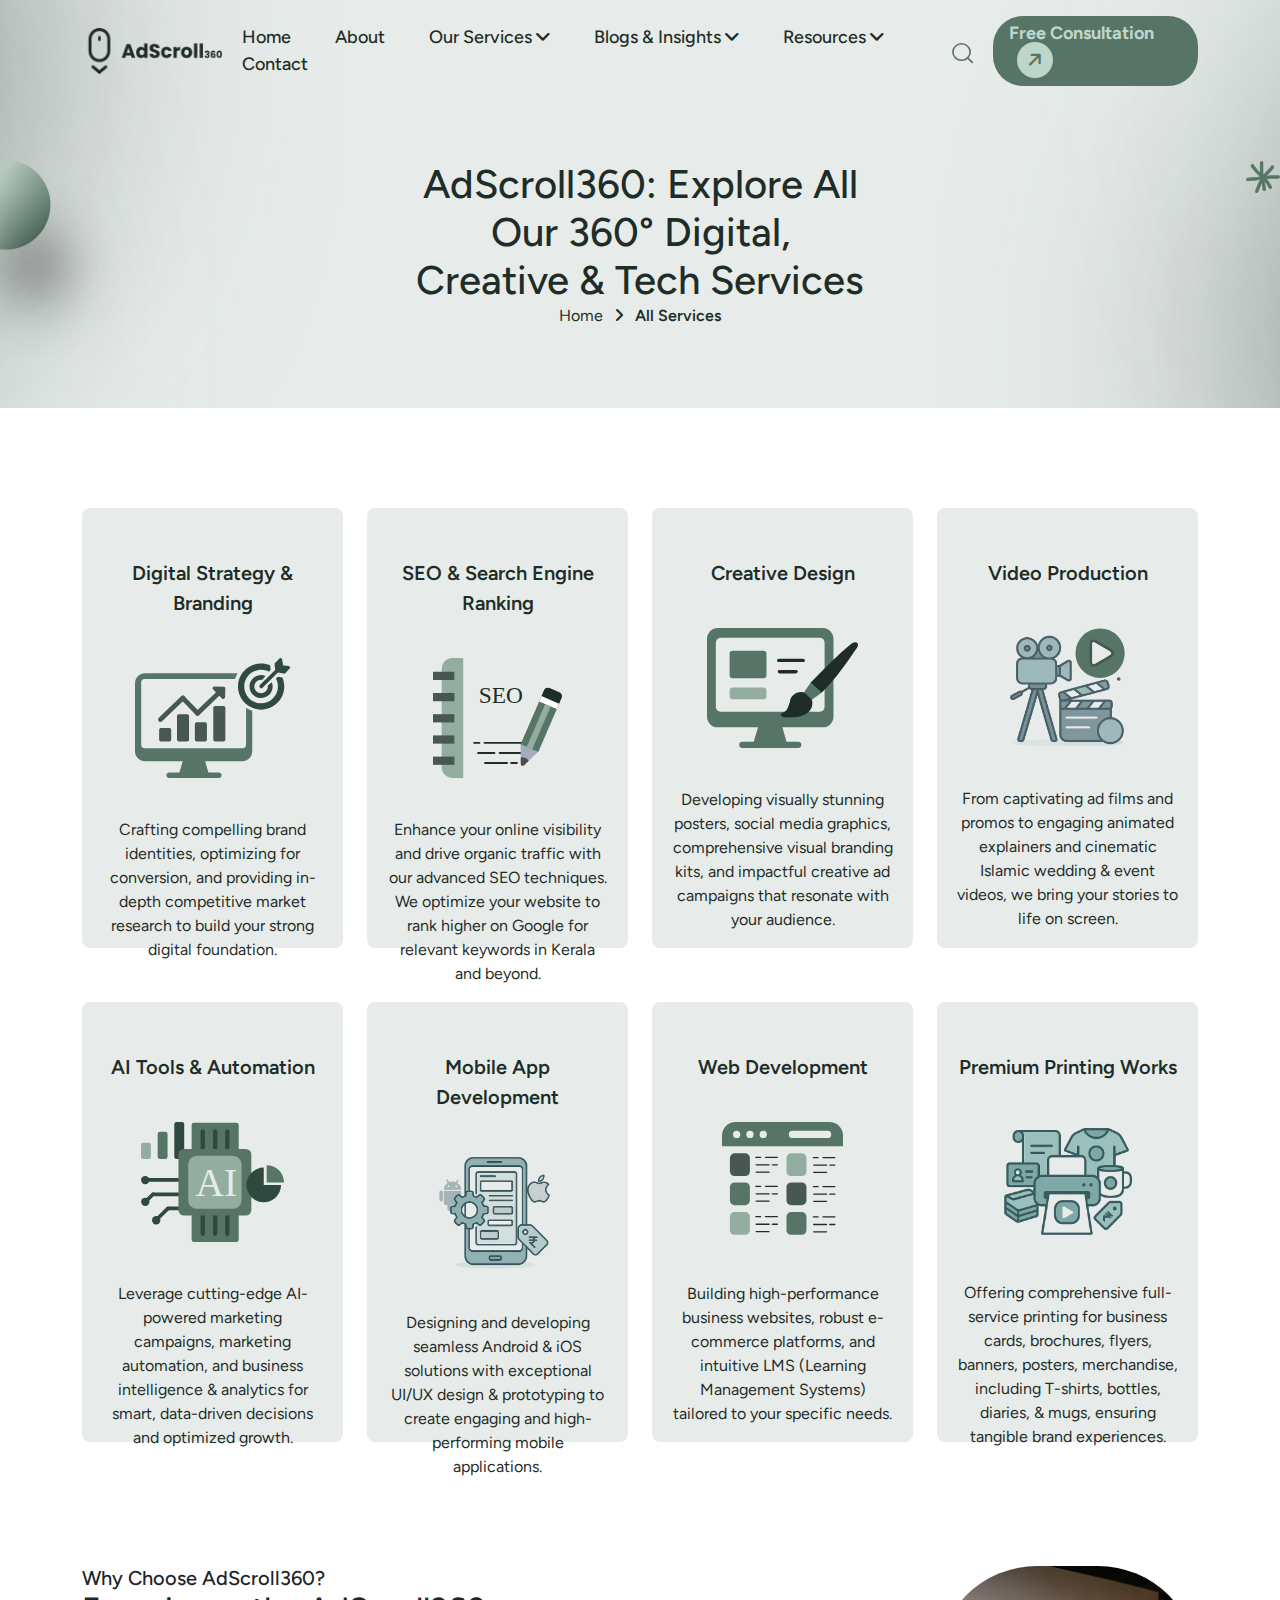
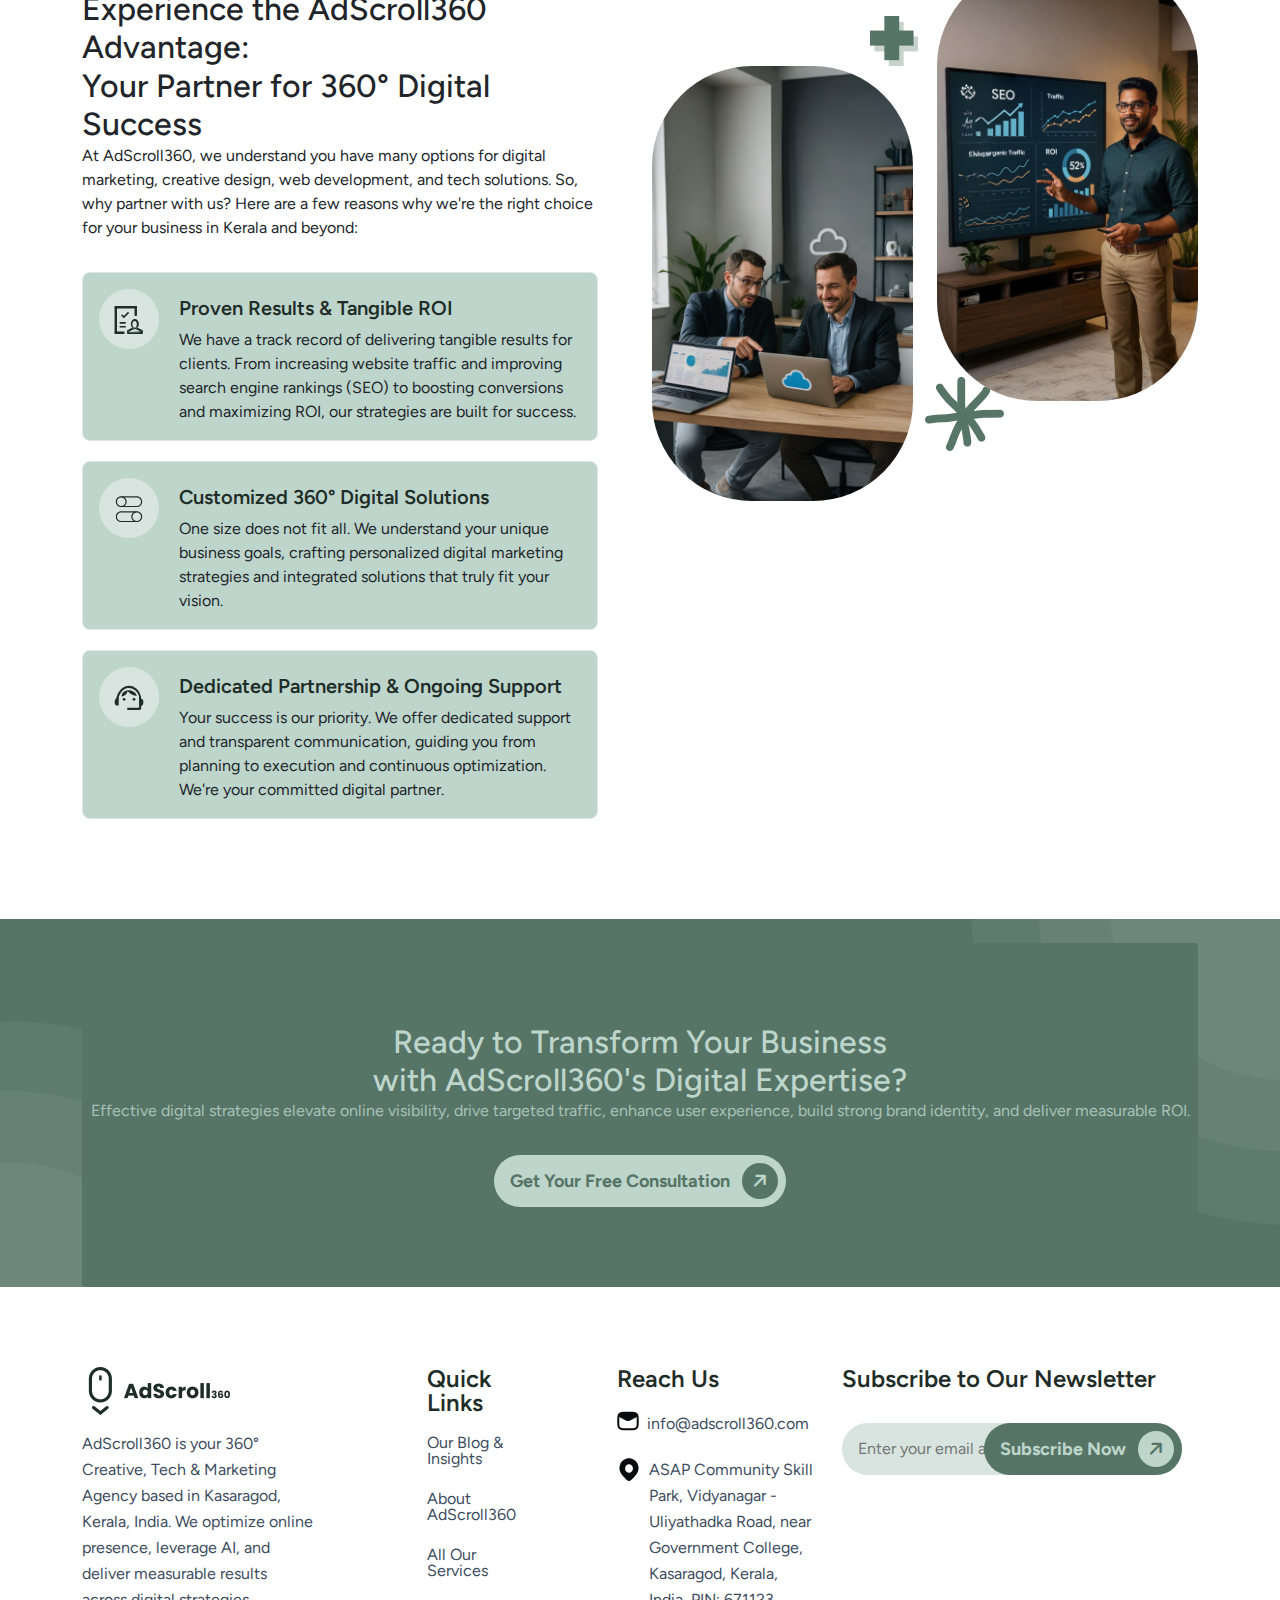
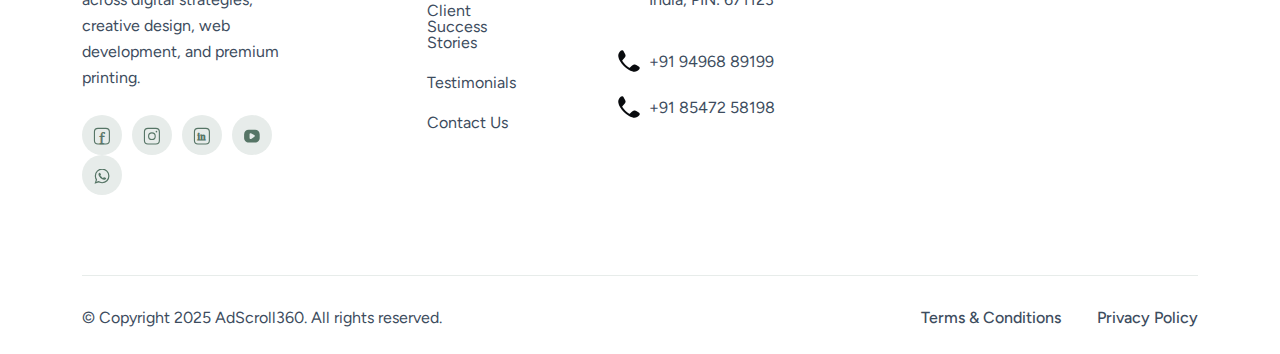
<file: docs/services.html>
<!DOCTYPE html>
<html lang="en">
<head>
    <meta charset="UTF-8">
    <meta name="viewport" content="width=device-width, initial-scale=1.0">

    <title>All Our Services | AdScroll360: Digital Marketing, Creative, Tech & Printing Solutions in Kerala</title> 

<meta name="description" content="Explore AdScroll360's full suite of 360° digital marketing, creative design, web & mobile app development, AI solutions, and premium printing services in Perambra, Kerala.">

    <link rel="canonical" href="https://www.adscroll360.com/services.html">
    <link rel="shortcut icon" href="assets/img/logo/fav-logo1.png" type="image/x-icon">

    <link rel="stylesheet" href="assets/css/plugins/bootstrap.min.css">
    <link rel="stylesheet" href="assets/css/plugins/fontawesome.css">
    <link rel="stylesheet" href="assets/css/plugins/magnific-popup.css">
    <link rel="stylesheet" href="assets/css/plugins/mobile.css">
    <link rel="stylesheet" href="assets/css/plugins/owlcarousel.min.css">
    <link rel="stylesheet" href="assets/css/plugins/sidebar.css">
    <link rel="stylesheet" href="assets/css/plugins/slick-slider.css">
    <link rel="stylesheet" href="assets/css/plugins/nice-select.css">
    <link rel="stylesheet" href="assets/css/main.css">

    <script src="assets/js/plugins/jquery-3-6-0.min.js"></script>

    <script type="application/ld+json">
{
  "@context": "https://schema.org",
  "@type": "Service", 
  "name": "AdScroll360: Full Suite of Digital Marketing, Creative, Tech & Printing Services",
  "description": "AdScroll360 offers comprehensive 360° solutions, including digital strategy, branding, creative design, video production, performance marketing (SEO, PPC, AI), web & mobile app development, and premium printing services. Based at ASAP Community Skill Park, Kasaragod, Kerala, serving clients globally.",
  "serviceType": "Digital Marketing Agency; Creative Agency; Web Development Company; Printing Services; AI Solutions Provider",
  "url": "https://www.adscroll360.com/services.html",
  "image": "https://www.adscroll360.com/assets/img/all-images/service-img-main.png", 
  "provider": {
    "@type": "Organization",
    "name": "AdScroll360",
    "url": "https://www.adscroll360.com",
    "sameAs": [
      "https://www.instagram.com/adscroll360",
      "https://chat.whatsapp.com/HHyN8fpRQUO4tgrv0WcMXe",
      "https://www.youtube.com/@AdScroll360", /* IMPORTANT: Replace with your actual URL */
      "https://www.facebook.com/share/1BvKwdYk1M/?mibextid=wwXIfr", /* IMPORTANT: Replace with your actual URL */
    ],
    "contactPoint": {
        "@type": "ContactPoint",
        "telephone": "+91-94968-89199",
        "contactType": "Customer Service"
    },
    "address": {
      "@type": "PostalAddress",
      "streetAddress": "ASAP Community Skill Park, Vidyanagar - Uliyathadka Road, near Government College", 
      "addressLocality": "Kasaragod", 
      "addressRegion": "Kerala",
      "postalCode": "671123", 
      "addressCountry": "IN"
    }
  },
  "hasOfferCatalog": {
    "@type": "OfferCatalog",
    "name": "AdScroll360 Service Offerings",
    "itemListElement": [
      {
        "@type": "OfferCatalog",
        "name": "Digital Marketing & Strategy Services",
        "itemListElement": [
          {
            "@type": "Offer",
            "itemOffered": {
              "@type": "Service",
              "name": "Digital Strategy & Branding",
              "url": "https://www.adscroll360.com/digital-strategy-branding.html"
            }
          },
          {
            "@type": "Offer",
            "itemOffered": {
              "@type": "Service",
              "name": "Marketing & Performance (SEO, PPC, AI-Powered)",
              "url": "https://www.adscroll360.com/marketing-performance-solutions.html"
            }
          }
        ]
      },
      {
        "@type": "OfferCatalog",
        "name": "Creative & Design Services",
        "itemListElement": [
          {
            "@type": "Offer",
            "itemOffered": {
              "@type": "Service",
              "name": "Creative Design",
              "url": "https://www.adscroll360.com/creative-design-services.html"
            }
          },
          {
            "@type": "Offer",
            "itemOffered": {
              "@type": "Service",
              "name": "Video Production",
              "url": "https://www.adscroll360.com/video-production-agency.html"
            }
          }
        ]
      },
      {
        "@type": "OfferCatalog",
        "name": "Technology & Development Services",
        "itemListElement": [
          {
            "@type": "Offer",
            "itemOffered": {
              "@type": "Service",
              "name": "Web Development",
              "url": "https://www.adscroll360.com/web-development-company.html"
            }
          },
          {
            "@type": "Offer",
            "itemOffered": {
              "@type": "Service",
              "name": "Mobile App Development",
              "url": "https://www.adscroll360.com/mobile-app-development-kerala.html"
            }
          },
          {
            "@type": "Offer",
            "itemOffered": {
              "@type": "Service",
              "name": "AI Tools & Automation",
              "url": "https://www.adscroll360.com/ai-tools-automation.html"
            }
          },
          {
            "@type": "Offer",
            "itemOffered": {
              "@type": "Service",
              "name": "Smart Tech & Gadgets",
              "url": "https://www.adscroll360.com/smart-tech-gadgets.html"
            }
          }
        ]
      },
      {
        "@type": "OfferCatalog",
        "name": "Printing & Merchandise Services",
        "itemListElement": [
          {
            "@type": "Offer",
            "itemOffered": {
              "@type": "Service",
              "name": "Premium Printing Works",
              "url": "https://www.adscroll360.com/premium-printing-services.html"
            }
          }
        ]
      }
    ]
  }
}
</script>
</head>
<body class="homepage1-body">
<!--===== PRELOADER STARTS =======-->
<div class="preloader">
  <div class="loading-container">
    <div class="loading"></div>
    <div id="loading-icon"><img src="assets/img/logo/preloader.png" alt=""></div>
  </div>
</div>
<!--===== PRELOADER ENDS =======-->

<!--===== PROGRESS STARTS=======-->
<div class="paginacontainer">
     <div class="progress-wrap">
       <svg class="progress-circle svg-content" width="100%" height="100%" viewBox="-1 -1 102 102">
         <path d="M50,1 a49,49 0 0,1 0,98 a49,49 0 0,1 0,-98"/>
       </svg>
     </div>
   </div>
 <!--===== PROGRESS ENDS=======-->
<!--===== PROGRESS ENDS=======-->
    <!--===== All HEADER STARTS =======-->
    <!--===== All HEADER STARTS =======-->
    <!--===== All HEADER STARTS =======-->

    <header>
        <div class="header-area homepage1 header header-sticky d-none d-lg-block" id="header">
            <div class="container">
                <div class="row">
                    <div class="col-lg-12">
                        <div class="header-elements">
                            <div class="site-logo">
                                <a href="index.html">
                                    <img src="assets/img/logo/logo1.png"
                                        alt="AdScroll360 - 360 Degree Creative, Tech & Digital Marketing Agency in Kerala">
                                </a>
                            </div>
                            <div class="main-menu">
                                <ul>
                                    <li><a href="index.html">Home</a></li>

                                    <li><a href="about.html">About</a></li>

                                    <li><a href="services.html">Our Services <i class="fa-solid fa-angle-down"></i></a>
                                        <ul class="dropdown-padding">
                                            <li><a href="services.html">Digital Strategy & Branding</a></li>
                                            <li><a href="services.html">Creative Design</a></li>
                                            <li><a href="services.html">Video Production</a></li>
                                            <li><a href="services.html">Marketing & Performance</a></li>
                                            <li><a href="services.html">AI Tools & Automation</a></li>
                                            <li><a href="services.html">Web Development</a></li>
                                            <li><a href="services.html">Mobile App Development</a></li>
                                            <li><a href="services.html">Premium Printing Works</a></li>
                                            <li><a href="services.html">Smart Tech & Gadgets</a></li>
                                        </ul>
                                    </li>

                                    <li><a href="blog.html">Blogs & Insights <i class="fa-solid fa-angle-down"></i></a>
                                        <ul class="dropdown-padding">
                                            <li><a href="blog.html">Latest Insights</a></li>
                                            <li><a href="blog.html">Digital Marketing Blog</a></li>
                                            <li><a href="blog.html">Tech Solutions Blog</a></li>
                                            <li><a href="blog.html">Featured Article</a></li>
                                        </ul>
                                    </li>

                                    <li><a href="case-single.html">Resources <i class="fa-solid fa-angle-down"></i></a>
                                        <ul class="dropdown-padding">
                                            <li><a href="case-single.html">Case Studies</a></li>
                                            <li><a href="case-single.html">Single Case Study</a></li>
                                            <li><a href="team.html">Our Team</a></li>
                                            <li><a href="#">Pricing Plans</a></li>
                                            <li><a href="testimonials.html">Client Testimonials</a></li>
                                            <li><a href="faq.html">FAQ (Frequently Asked Questions)</a></li>
                                            <li><a href="404.html">404 Page</a></li>
                                        </ul>
                                    </li>

                                    <li><a href="contact.html">Contact</a></li>
                                </ul>
                            </div>
                            <div class="btn-area">
                                <div class="search-icon header__search header-search-btn">
                                    <a href="#"><img src="assets/img/icons/search-icons1.svg"
                                            alt="Search AdScroll360 website"></a>
                                </div>
                                <a href="contact.html" class="header-btn1">Free Consultation <span><i
                                            class="fa-solid fa-arrow-right"></i></span></a>
                            </div>

                            <div class="header-search-form-wrapper">
                                <div class="tx-search-close tx-close"><i class="fa-solid fa-xmark"
                                        aria-label="Close search form"></i></div>
                                <div class="header-search-container">
                                    <form role="search" class="search-form">
                                        <input type="search" class="search-field"
                                            placeholder="Search AdScroll360 services..." value="" name="s">
                                        <button type="submit" class="search-submit"><img
                                                src="assets/img/icons/search-icons1.svg" alt="Submit Search"></button>
                                    </form>
                                </div>
                            </div>
                            <div class="body-overlay"></div>
                        </div>
                    </div>
                </div>
            </div>
        </div>
    </header>
    <div class="mobile-header mobile-haeder1 d-block d-lg-none">
        <div class="container-fluid">
            <div class="col-12">
                <div class="mobile-header-elements">
                    <div class="mobile-logo">
                        <a href="index.html">
                            <img src="assets/img/logo/logo1.png"
                                alt="AdScroll360 - 360 Degree Digital Marketing, Tech & Creative Agency">
                        </a>
                    </div>
                    <div class="mobile-nav-icon dots-menu">
                        <i class="fa-solid fa-bars" aria-label="Open Mobile Navigation"></i>
                    </div>
                </div>
            </div>
        </div>
    </div>

    <div class="mobile-sidebar mobile-sidebar1">
        <div class="logosicon-area">
            <div class="logos">
                <img src="assets/img/logo/logo1.png" alt="AdScroll360 Logo - Digital Marketing Solutions">
            </div>
            <div class="menu-close">
                <i class="fa-solid fa-xmark" aria-label="Close Mobile Navigation"></i>
            </div>
        </div>
        <div class="mobile-nav mobile-nav1">
            <ul class="mobile-nav-list nav-list1">
                <li><a href="index.html">Home</a></li>
                <li><a href="about.html">About AdScroll360</a></li>

                <li><a href="services.html">Our Services <i class="fa-solid "></i></a>
                    <ul class="sub-menu">
                        <li><a href="services.html">Digital Strategy & Branding</a></li>
                        <li><a href="services.html">Creative Design</a></li>
                        <li><a href="services.html">Video Production</a></li>
                        <li><a href="services.html">Marketing & Performance</a></li>
                        <li><a href="services.html">AI Tools & Automation</a></li>
                        <li><a href="services.html">Web Development</a></li>
                        <li><a href="services.html">Mobile App Development</a></li>
                        <li><a href="services.html">Premium Printing Works</a></li>
                        <li><a href="services.html">Smart Tech & Gadgets</a></li>
                    </ul>
                </li>

                <li><a href="blog.html">Blogs & Insights <i class="fa-solid"></i></a>
                    <ul class="sub-menu">
                        <li><a href="blog.html">Latest Insights</a></li>
                        <li><a href="blog.html">Digital Marketing Blog</a></li>
                        <li><a href="blog.html">Tech Solutions Blog</a></li>
                        <li><a href="blog.html">Featured Article</a></li>
                    </ul>
                </li>

                <li><a href="pages.html">Resources <i class="fa-solid"></i></a>
                    <ul class="sub-menu">
                        <li><a href="case-study-single.html">Case Studies</a></li>
                        <li><a href="case-study-single.html">Success Stories</a></li>
                        <li><a href="team.html">Our Team</a></li>
                        <li><a href="#">Pricing Plans</a></li>
                        <li><a href="testimonials.html">Client Testimonials</a></li>
                        <li><a href="faq.html">FAQ (Frequently Asked Questions)</a></li>
                        <li><a href="404.html">404 Page</a></li>
                    </ul>
                </li>

                <li><a href="contact.html">Contact AdScroll360</a></li>
            </ul>

            <div class="allmobilesection">
                <a href="contact.html" class="header-btn1">Get a Free Consultation <span><i
                            class="fa-solid fa-arrow-right"></i></span></a>
                <div class="single-footer">
                    <h3>Contact AdScroll360</h3>
                    <div class="footer1-contact-info">
                        <div class="contact-info-single">
                            <div class="contact-info-icon">
                                <i class="fa-solid fa-phone-volume"></i>
                            </div>
                            <div class="contact-info-text">
                                <a href="tel:+919496889199">+91 94968 89199</a>
                            </div>
                        </div>

                        <div class="contact-info-single">
                            <div class="contact-info-icon">
                                <i class="fa-solid fa-envelope"></i>
                            </div>
                            <div class="contact-info-text">
                                <a href="mailto:info@example.com">info@adscroll360.com</a>
                            </div>
                        </div>

                        <div class="single-footer">
                            <h3>Our Location</h3>

                            <div class="contact-info-single">
                                <div class="contact-info-icon">
                                    <i class="fa-solid fa-location-dot"></i>
                                </div>
                                <div class="contact-info-text">
                                    <address>ASAP Community Skill Park, Vidyanagar - Uliyathadka Road, near Government
                                        College, Kasaragod, Kerala 671123</address>
                                </div>
                            </div>

                        </div>
                        <div class="single-footer">
                            <h3>Stay Connected</h3>

                            <div class="social-links-mobile-menu">
                                <ul>
                                    <li><a href="https://www.facebook.com/share/1BvKwdYk1M/?mibextid=wwXIfr"
                                            target="_blank" aria-label="AdScroll360 on Facebook"><img
                                                src="assets/img/icons/facebook.svg" alt="Facebook icon"></i></a></li>
                                    <li><a href="https://www.instagram.com/adscroll360" target="_blank"
                                            aria-label="AdScroll360 on Instagram"><img
                                                src="assets/img/icons/instagram.svg" alt="Instagram icon"></i></a></li>
                                    <li><a href="https://www.linkedin.com/company/adscroll360" target="_blank"
                                            aria-label="AdScroll360 on LinkedIn"><img
                                                src="assets/img/icons/linkedin.svg" alt="LinkedIn icon"></a></li>
                                    <li><a href="https://www.youtube.com/@AdScroll360" target="_blank"
                                            aria-label="AdScroll360 on YouTube"><img src="assets/img/icons/youtube.svg"
                                                alt="YouTube icon"></a></li>
                                    <li><a href="https://chat.whatsapp.com/HHyN8fpRQUO4tgrv0WcMXe" target="_blank"
                                            aria-label="AdScroll360 WhatsApp Group"><img
                                                src="assets/img/icons/whatsapp.svg" alt="whatsapp icon"></a></li>
                                </ul>
                            </div>
                        </div>
                    </div>
                </div>
            </div>

        </div>
    </div>

    <!--===== MOBILE HEADER STARTS =======-->

    <!--===== All HEADER STARTS =======-->
    <!--===== All HEADER STARTS =======-->
    <!--===== All HEADER STARTS =======-->

<!--===== HERO AREA STARTS =======-->
<div class="about-header-area" style="background-image: url(assets/img/bg/inner-header.png); background-repeat: no-repeat; background-size: cover; background-position: center;">
    <img src="assets/img/elements/elements1.png" alt="Abstract design element" class="elements1 aniamtion-key-1">
    <img src="assets/img/elements/star2.png" alt="Decorative star graphic" class="star2 keyframe5">
    <div class="container">
        <div class="row">
            <div class="col-lg-5 m-auto">
                <div class="about-inner-header heading9 text-center">
                    <h1>AdScroll360: Explore All Our 360° Digital, Creative & Tech Services</h1>
                    <a href="index.html">Home <i class="fa-solid fa-angle-right"></i> <span>All Services</span></a>
                </div>
            </div>
        </div>
    </div>
</div>
<!--===== HERO AREA ENDS =======-->

<!--===== SERVICE AREA STARTS =======-->
<div class="service1-section-area sp2">
    <div class="container">
        <div class="row">
            <div class="col-lg-12">
                <div class="service-all-boxes-area1">
                    <div class="row">
                        <div class="col-lg-3 col-md-6 mb-4">
                            <div class="service-boxarea">
                                <a href="digital-strategy-branding.html">Digital Strategy & Branding</a>
                                <div class="space40"></div>
                                <img src="assets/img/icons/service-icon1.svg" alt="Digital Strategy & Branding icon"> 
                                <div class="space40"></div>
                                <p>Crafting compelling brand identities, optimizing for conversion, and providing in-depth competitive market research to build your strong digital foundation.</p>
                            </div>
                        </div>

                        <div class="col-lg-3 col-md-6 mb-4">
                            <div class="service-boxarea">
                                <a href="seo-search-engine-ranking.html">SEO & Search Engine Ranking</a>
                                <div class="space40"></div>
                                <img src="assets/img/icons/service-icon5.svg" alt="Search Engine Optimization (SEO) icon">
                                <div class="space40"></div>
                                <p>Enhance your online visibility and drive organic traffic with our advanced SEO techniques. We optimize your website to rank higher on Google for relevant keywords in Kerala and beyond.</p>
                            </div>
                        </div>

                        <div class="col-lg-3 col-md-6 mb-4">
                            <div class="service-boxarea">
                                <a href="creative-design-services.html">Creative Design</a>
                                <div class="space40"></div>
                                <img src="assets/img/icons/service-icon2.svg" alt="Creative Design icon"> 
                                <div class="space40"></div>
                                <p>Developing visually stunning posters, social media graphics, comprehensive visual branding kits, and impactful creative ad campaigns that resonate with your audience.</p>
                            </div>
                        </div>

                        <div class="col-lg-3 col-md-6 mb-4">
                            <div class="service-boxarea">
                                <a href="video-production-agency.html">Video Production</a>
                                <div class="space40"></div>
                                <img src="assets/img/icons/service-icon6.svg" alt="Video Production icon"> 
                                <div class="space40"></div>
                                <p>From captivating ad films and promos to engaging animated explainers and cinematic Islamic wedding & event videos, we bring your stories to life on screen.</p>
                            </div>
                        </div>

                        <div class="col-lg-3 col-md-6 mb-4">
                            <div class="service-boxarea">
                                <a href="ai-tools-automation.html">AI Tools & Automation</a>
                                <div class="space40"></div>
                                <img src="assets/img/icons/service-icon4.svg" alt="AI Tools and Automation icon"> 
                                <div class="space40"></div>
                                <p>Leverage cutting-edge AI-powered marketing campaigns, marketing automation, and business intelligence & analytics for smart, data-driven decisions and optimized growth.</p>
                            </div>
                        </div>

                        <div class="col-lg-3 col-md-6 mb-4">
                            <div class="service-boxarea">
                                <a href="mobile-app-development-kerala.html">Mobile App Development</a>
                                <div class="space40"></div>
                                <img src="assets/img/icons/service-icon8.svg" alt="Mobile App Development icon"> 
                                <div class="space40"></div>
                                <p>Designing and developing seamless Android & iOS solutions with exceptional UI/UX design & prototyping to create engaging and high-performing mobile applications.</p>
                            </div>
                        </div>

                        <div class="col-lg-3 col-md-6 mb-4">
                            <div class="service-boxarea">
                                <a href="web-development-company.html">Web Development</a>
                                <div class="space40"></div>
                                <img src="assets/img/icons/service-icon3.svg" alt="Web Development icon">
                                <div class="space40"></div>
                                <p>Building high-performance business websites, robust e-commerce platforms, and intuitive LMS (Learning Management Systems) tailored to your specific needs.</p>
                            </div>
                        </div>

                        

                        <div class="col-lg-3 col-md-6 mb-4">
                            <div class="service-boxarea">
                                <a href="premium-printing-services.html">Premium Printing Works</a>
                                <div class="space40"></div>
                                <img src="assets/img/icons/service-icon7.svg" alt="Premium Printing Works icon"> 
                                <div class="space40"></div>
                                <p>Offering comprehensive full-service printing for business cards, brochures, flyers, banners, posters, merchandise, including T-shirts, bottles, diaries, & mugs, ensuring tangible brand experiences.</p>
                            </div>
                        </div>

                    </div>
                </div>
            </div>
        </div>
    </div>
</div>
<!--===== SERVICE AREA ENDS =======-->

<!--===== WORK AREA STARTS =======-->
<div class="works-inner-section-area sp10">
    <div class="container">
        <div class="row">
            <div class="col-lg-6">
                <div class="works-header-area heading2">
                    <h5>Why Choose AdScroll360?</h5>
                    <h2>Experience the AdScroll360 Advantage: <br class="d-md-block d-none"> Your Partner for 360° Digital Success</h2>
                    <p>
                        At AdScroll360, we understand you have many options for digital marketing, creative design, web development, and tech solutions. So, why partner with us? Here are a few reasons why we're the right choice for your business in Kerala and beyond:
                    </p>
                    <div class="space32"></div>

                    <div class="works-content-box">
                        <div class="icons">
                            <img src="assets/img/icons/works-icons7.svg" alt="Proven Results icon">
                        </div>
                        <div class="content">
                            <h3><a href="testimonials.html">Proven Results & Tangible ROI</a></h3>
                            <p>We have a track record of delivering tangible results for clients. From increasing website traffic and improving search engine rankings (SEO) to boosting conversions and maximizing ROI, our strategies are built for success.</p>
                        </div>
                    </div>
                    <div class="space20"></div>

                    <div class="works-content-box">
                        <div class="icons">
                            <img src="assets/img/icons/works-icons8.svg" alt="Customized Solutions icon">
                        </div>
                        <div class="content">
                            <h3><a href="services.html">Customized 360° Digital Solutions</a></h3>
                            <p>One size does not fit all. We understand your unique business goals, crafting personalized digital marketing strategies and integrated solutions that truly fit your vision.</p>
                        </div>
                    </div>
                    <div class="space20"></div>

                    <div class="works-content-box">
                        <div class="icons">
                            <img src="assets/img/icons/works-icons9.svg" alt="Dedicated Support icon">
                        </div>
                        <div class="content">
                            <h3><a href="contact.html">Dedicated Partnership & Ongoing Support</a></h3>
                            <p>Your success is our priority. We offer dedicated support and transparent communication, guiding you from planning to execution and continuous optimization. We're your committed digital partner.</p>
                        </div>
                    </div>
                </div>
            </div>
            <div class="col-lg-6">
                <div class="about-all-images-area">
                    <img src="assets/img/elements/elements14.png" alt="Abstract digital waves element" class="elements12 keyframe5">
                    <img src="assets/img/elements/elements15.png" alt="Creative design pattern element" class="elements13 keyframe5">
                    <div class="row">
                        <div class="col-lg-6 col-md-6">
                            <div class="img1 image-anime">
                                <div class="space100"></div>
                                <img src="assets/img/all-images/about-img6.png" alt="AdScroll360 team collaborating on a marketing plan">
                            </div>
                        </div>
                        <div class="col-lg-6 col-md-6">
                            <div class="img2 image-anime">
                                <img src="assets/img/all-images/about-img5.png" alt="Clients reviewing digital marketing performance data">
                            </div>
                        </div>
                    </div>
                </div>
            </div>
        </div>
    </div>
</div>
<!--===== WORK AREA ENDS =======-->



<!--===== CTA AREA STARTS =======-->
<div class="cta-section-area">
    <img src="assets/img/bg/cta-bg1.png" alt="Abstract digital marketing graphic representing business growth" class="cta-bg1 aniamtion-key-2">
    <img src="assets/img/bg/cta-bg2.png" alt="Creative technology graphic representing innovation" class="cta-bg2 aniamtion-key-1">
    <div class="container">
        <div class="row">
            <div class="col-lg-12 m-auto">  
                <div class="cta-header-area text-center sp4 heading2">
                    <h2>Ready to Transform Your Business <br class="d-md-block d-none"> with AdScroll360's Digital Expertise?</h2>
                    <p data-aos="fade-up" data-aos-duration="1000">
                        Effective digital strategies elevate online visibility, drive targeted traffic, enhance user experience, build strong brand identity, and deliver measurable ROI.
                    </p>
                    <div class="btn-area text-center" data-aos="fade-up" data-aos-duration="1200">
                        <a href="contact.html" class="header-btn1">Get Your Free Consultation <span><i class="fa-solid fa-arrow-right"></i></span></a>
                    </div>
                </div>
            </div>
        </div>
    </div>
</div>
<!--===== CTA AREA ENDS =======-->

 <!--===== FOOTER AREA STARTS =======-->
        <div class="footer1-section-area">
            <div class="container">
                <div class="row">
                    <div class="col-lg-3 col-md-6">
                        <div class="footer-logo-area">
                            <a href="index.html">
                                <img src="assets/img/logo/logo1.png"
                                    alt="AdScroll360 - 360 Degree Digital Marketing, Creative & Tech Agency in Kannur, Kerala">
                            </a>
                            <p>
                                AdScroll360 is your 360° Creative, Tech & Marketing Agency based in Kasaragod, Kerala,
                                India. We optimize online presence, leverage AI, and deliver measurable results across
                                digital strategies, creative design, web development, and premium printing. </p>

                            <ul>
                                <li><a href="https://www.facebook.com/share/1BvKwdYk1M/?mibextid=wwXIfr" target="_blank"
                                        aria-label="AdScroll360 on Facebook"><img src="assets/img/icons/facebook.svg"
                                            alt="Facebook icon"></i></a></li>
                                <li><a href="https://www.instagram.com/adscroll360" target="_blank"
                                        aria-label="AdScroll360 on Instagram"><img src="assets/img/icons/instagram.svg"
                                            alt="Instagram icon"></i></a></li>
                                <li><a href="https://www.linkedin.com/company/adscroll360" target="_blank"
                                        aria-label="AdScroll360 on LinkedIn"><img src="assets/img/icons/linkedin.svg"
                                            alt="LinkedIn icon"></a></li>
                                <li><a href="https://www.youtube.com/@AdScroll360" target="_blank"
                                        aria-label="AdScroll360 on YouTube"><img src="assets/img/icons/youtube.svg"
                                            alt="YouTube icon"></a></li>
                                <li><a href="https://chat.whatsapp.com/HHyN8fpRQUO4tgrv0WcMXe" target="_blank"
                                        aria-label="AdScroll360 WhatsApp Group"><img src="assets/img/icons/whatsapp.svg"
                                            alt="whatsapp icon"></a></li>
                            </ul>
                        </div>
                    </div>

                    <div class="col-lg-2 col-md-6">
                        <div class="footer-logo-area1">
                            <h3>Quick Links</h3>
                            <ul>
                                <li><a href="blog.html">Our Blog & Insights</a></li>
                                <li><a href="about.html">About AdScroll360</a></li>
                                <li><a href="services.html">All Our Services</a></li>
                                <li><a href="case-studies.html">Client Success Stories</a></li>
                                <li><a href="testimonials.html">Testimonials</a></li>
                                <li><a href="contact.html">Contact Us</a></li>
                            </ul>
                        </div>
                    </div>

                    <div class="col-lg-3 col-md-6">
                        <div class="footer-logo-area2">
                            <h3>Reach Us</h3>
                            <ul>
                                <li><a href="mailto:info@adscroll360.com"><img src="assets/img/icons/email.svg"
                                            alt="Email icon"><span>info@adscroll360.com</span></a></li>
                                <li>
                                    <a href="YOUR_Maps_LINK" target="_blank"
                                        aria-label="Find AdScroll360 on Google Maps">
                                        <img src="assets/img/icons/location.svg" alt="Location pin icon">
                                        <address>ASAP Community Skill Park, Vidyanagar - Uliyathadka Road, near
                                            Government College,<br class="d-lg-block d-none"> Kasaragod, Kerala, India,
                                            PIN: 671123</address>
                                    </a>
                                </li>
                                <li><a href="tel:+919496889199"><img src="assets/img/icons/phone.svg"alt="Phone icon"><span>+91 94968 89199</span></a></li>
                                <li><a href="tel:+918547258198"><img src="assets/img/icons/phone.svg"alt="Phone icon"><span>+91 85472 58198</span></a></li>
                            </ul>
                        </div>
                    </div>
                    <div class="col-lg-4 col-md-6">
                        <div class="footer-logo-area3">
                            <h3>Subscribe to Our Newsletter</h3>
                            <form action="contact.html" method="POST">
                                <input type="email" name="email_subscribe" placeholder="Enter your email address"
                                    required>
                                <button type="submit" class="header-btn1">Subscribe Now <span><i
                                            class="fa-solid fa-arrow-right"></i></span></button>
                            </form>
                        </div>
                    </div>
                </div>
                <div class="space80 d-lg-block d-none"></div>
                <div class="space40 d-lg-none d-block"></div>
                <div class="row">
                    <div class="col-lg-12">
                        <div class="copyright-area">
                            <div class="pera">
                                <p>© Copyright 2025 AdScroll360. All rights reserved.</p>
                            </div>
                            <ul>
                                <li><a href="#">Terms & Conditions</a></li>
                                <li><a href="#" class="m-0"> Privacy Policy </a></li>
                            </ul>
                        </div>
                    </div>
                </div>
            </div>
        </div>
        <!--===== FOOTER AREA ENDS =======-->
<!--===== JS SCRIPT LINK =======-->
<script src="assets/js/plugins/bootstrap.min.js"></script>
<script src="assets/js/plugins/fontawesome.js"></script>
<script src="assets/js/plugins/aos.js"></script>
<script src="assets/js/plugins/counter.js"></script>
<script src="assets/js/plugins/gsap.min.js"></script>
<script src="assets/js/plugins/ScrollTrigger.min.js"></script>
<script src="assets/js/plugins/Splitetext.js"></script>
<script src="assets/js/plugins/sidebar.js"></script>
<script src="assets/js/plugins/magnific-popup.js"></script>
<script src="assets/js/plugins/mobilemenu.js"></script>
<script src="assets/js/plugins/owlcarousel.min.js"></script>
<script src="assets/js/plugins/gsap-animation.js"></script>
<script src="assets/js/plugins/nice-select.js"></script>
<script src="assets/js/plugins/waypoints.js"></script>
<script src="assets/js/plugins/slick-slider.js"></script>
<script src="assets/js/plugins/circle-progress.js"></script>
<script src="assets/js/main.js"></script>

</body>
</html>
</file>
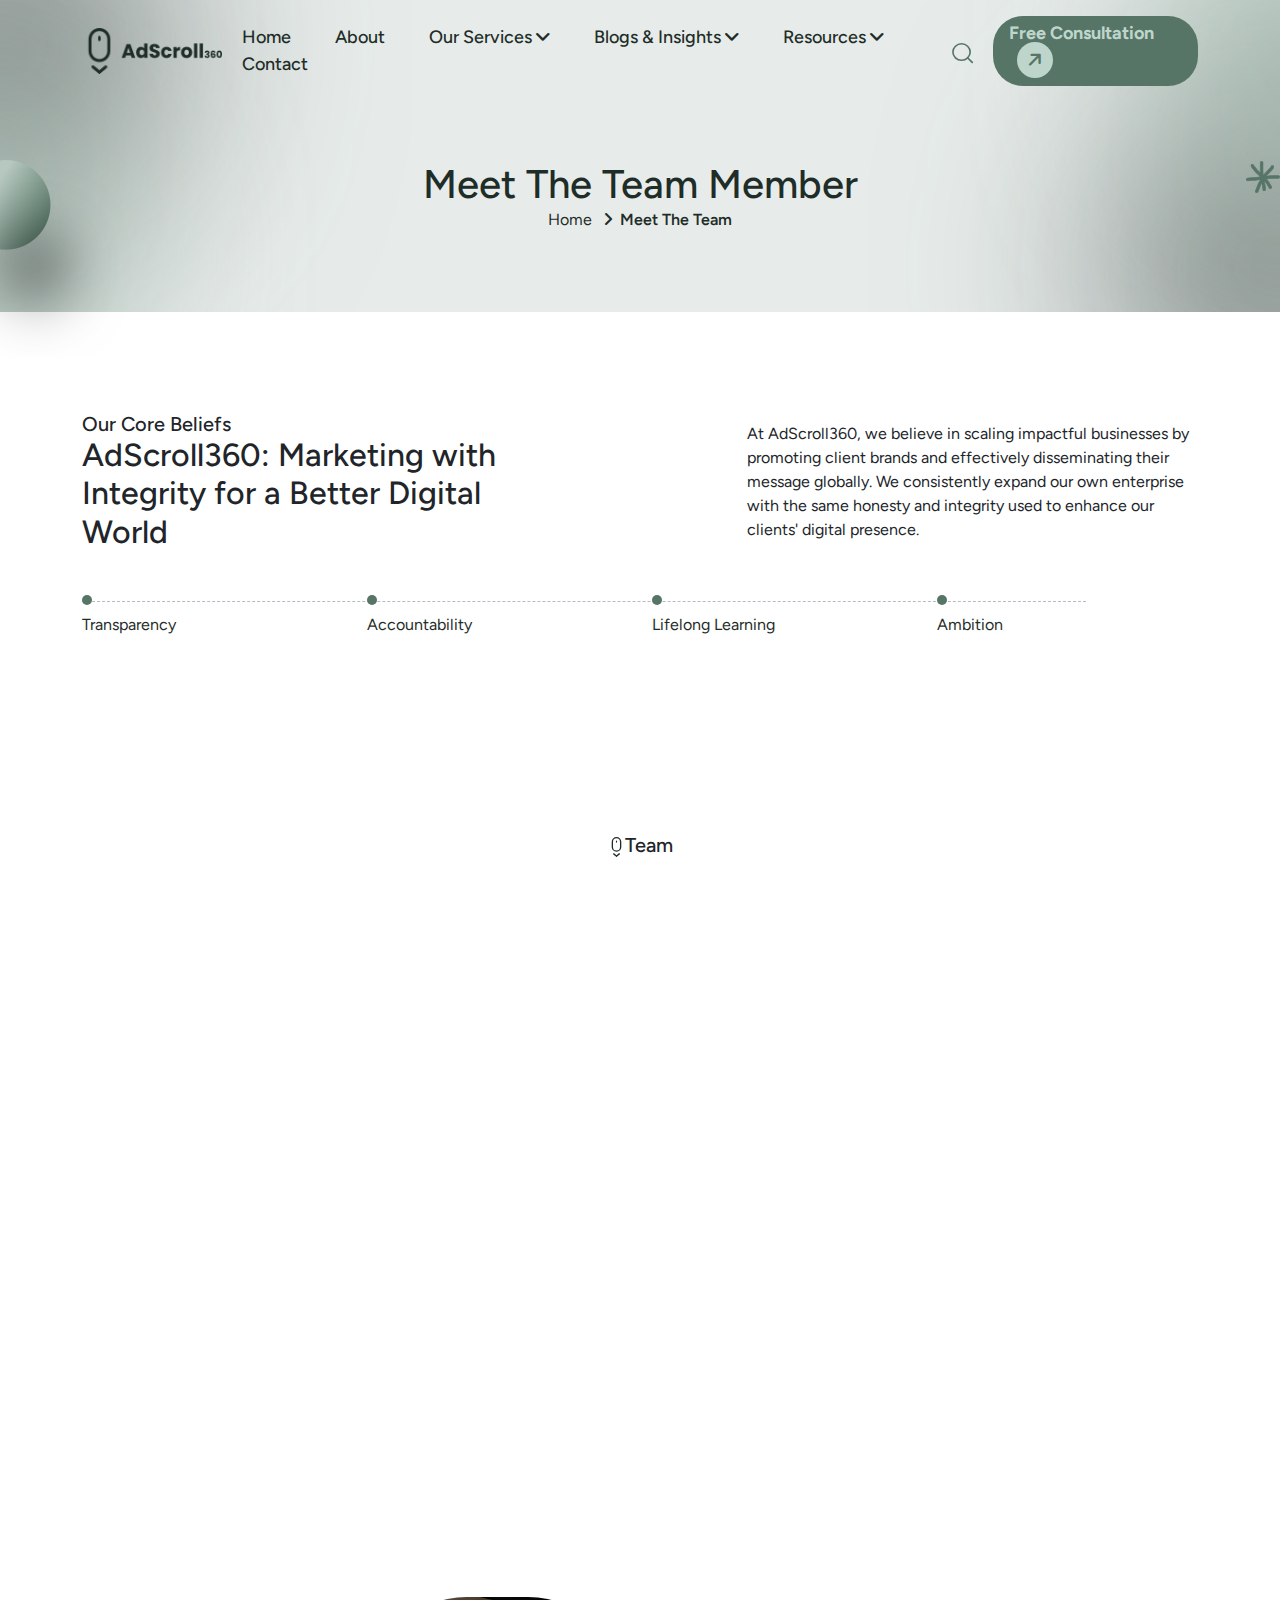
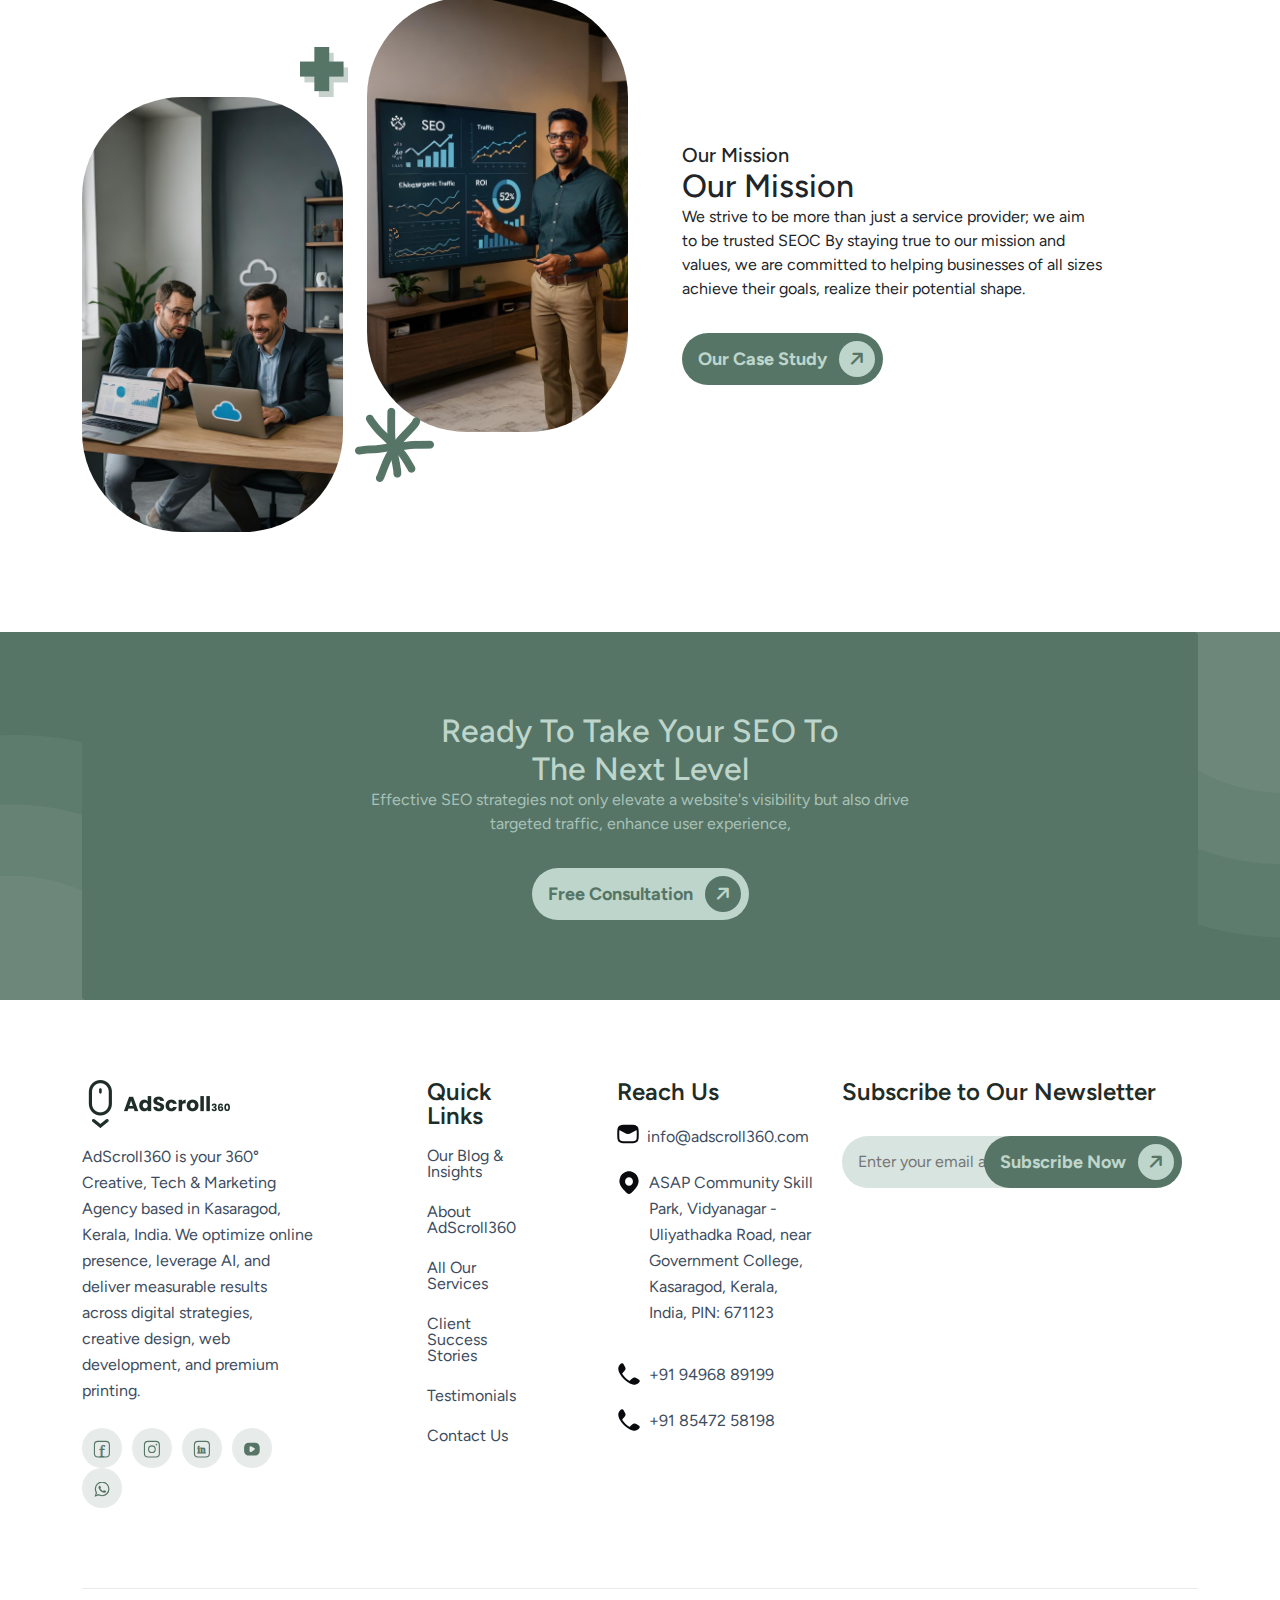
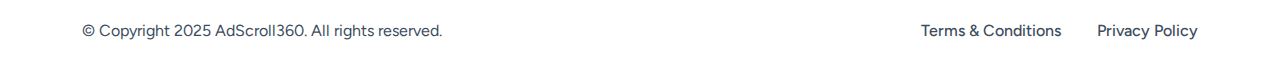
<file: docs/team.html>
<!DOCTYPE html>
<html lang="en">
<head>
     <meta charset="UTF-8">
     <meta name="viewport" content="width=device-width, initial-scale=1.0">
<title>Our Team | AdScroll360: Expert Digital, Creative & Tech Professionals in Kasaragod</title>
     <!--=====FAB ICON=======-->
    <link rel="shortcut icon" href="assets/img/logo/fav-logo1.png" type="image/x-icon">

    <!--===== CSS LINK =======-->
    <link rel="stylesheet" href="assets/css/plugins/bootstrap.min.css">
    <link rel="stylesheet" href="assets/css/plugins/aos.css">
    <link rel="stylesheet" href="assets/css/plugins/fontawesome.css">
    <link rel="stylesheet" href="assets/css/plugins/magnific-popup.css">
    <link rel="stylesheet" href="assets/css/plugins/mobile.css">
    <link rel="stylesheet" href="assets/css/plugins/owlcarousel.min.css">
    <link rel="stylesheet" href="assets/css/plugins/sidebar.css">
    <link rel="stylesheet" href="assets/css/plugins/slick-slider.css">
    <link rel="stylesheet" href="assets/css/plugins/nice-select.css">
    <link rel="stylesheet" href="assets/css/main.css">

    <!--=====  JS SCRIPT LINK =======-->
    <script src="assets/js/plugins/jquery-3-6-0.min.js"></script>
</head>
<body class="homepage1-body">

<!--===== PRELOADER STARTS =======-->
<div class="preloader">
  <div class="loading-container">
    <div class="loading"></div>
    <div id="loading-icon"><img src="assets/img/logo/preloader.png" alt=""></div>
  </div>
</div>
<!--===== PRELOADER ENDS =======-->

<!--===== PROGRESS STARTS=======-->
<div class="paginacontainer">
     <div class="progress-wrap">
       <svg class="progress-circle svg-content" width="100%" height="100%" viewBox="-1 -1 102 102">
         <path d="M50,1 a49,49 0 0,1 0,98 a49,49 0 0,1 0,-98"/>
       </svg>
     </div>
   </div>
 <!--===== PROGRESS ENDS=======-->

<!--===== PROGRESS ENDS=======-->
    <!--===== All HEADER STARTS =======-->
    <!--===== All HEADER STARTS =======-->
    <!--===== All HEADER STARTS =======-->

    <header>
        <div class="header-area homepage1 header header-sticky d-none d-lg-block" id="header">
            <div class="container">
                <div class="row">
                    <div class="col-lg-12">
                        <div class="header-elements">
                            <div class="site-logo">
                                <a href="index.html">
                                    <img src="assets/img/logo/logo1.png"
                                        alt="AdScroll360 - 360 Degree Creative, Tech & Digital Marketing Agency in Kerala">
                                </a>
                            </div>
                            <div class="main-menu">
                                <ul>
                                    <li><a href="index.html">Home</a></li>

                                    <li><a href="about.html">About</a></li>

                                    <li><a href="services.html">Our Services <i class="fa-solid fa-angle-down"></i></a>
                                        <ul class="dropdown-padding">
                                            <li><a href="services.html">Digital Strategy & Branding</a></li>
                                            <li><a href="services.html">Creative Design</a></li>
                                            <li><a href="services.html">Video Production</a></li>
                                            <li><a href="services.html">Marketing & Performance</a></li>
                                            <li><a href="services.html">AI Tools & Automation</a></li>
                                            <li><a href="services.html">Web Development</a></li>
                                            <li><a href="services.html">Mobile App Development</a></li>
                                            <li><a href="services.html">Premium Printing Works</a></li>
                                            <li><a href="services.html">Smart Tech & Gadgets</a></li>
                                        </ul>
                                    </li>

                                    <li><a href="blog.html">Blogs & Insights <i class="fa-solid fa-angle-down"></i></a>
                                        <ul class="dropdown-padding">
                                            <li><a href="blog.html">Latest Insights</a></li>
                                            <li><a href="blog.html">Digital Marketing Blog</a></li>
                                            <li><a href="blog.html">Tech Solutions Blog</a></li>
                                            <li><a href="blog.html">Featured Article</a></li>
                                        </ul>
                                    </li>

                                    <li><a href="case-single.html">Resources <i class="fa-solid fa-angle-down"></i></a>
                                        <ul class="dropdown-padding">
                                            <li><a href="case-single.html">Case Studies</a></li>
                                            <li><a href="case-single.html">Single Case Study</a></li>
                                            <li><a href="team.html">Our Team</a></li>
                                            <li><a href="#">Pricing Plans</a></li>
                                            <li><a href="testimonials.html">Client Testimonials</a></li>
                                            <li><a href="faq.html">FAQ (Frequently Asked Questions)</a></li>
                                            <li><a href="404.html">404 Page</a></li>
                                        </ul>
                                    </li>

                                    <li><a href="contact.html">Contact</a></li>
                                </ul>
                            </div>
                            <div class="btn-area">
                                <div class="search-icon header__search header-search-btn">
                                    <a href="#"><img src="assets/img/icons/search-icons1.svg"
                                            alt="Search AdScroll360 website"></a>
                                </div>
                                <a href="contact.html" class="header-btn1">Free Consultation <span><i
                                            class="fa-solid fa-arrow-right"></i></span></a>
                            </div>

                            <div class="header-search-form-wrapper">
                                <div class="tx-search-close tx-close"><i class="fa-solid fa-xmark"
                                        aria-label="Close search form"></i></div>
                                <div class="header-search-container">
                                    <form role="search" class="search-form">
                                        <input type="search" class="search-field"
                                            placeholder="Search AdScroll360 services..." value="" name="s">
                                        <button type="submit" class="search-submit"><img
                                                src="assets/img/icons/search-icons1.svg" alt="Submit Search"></button>
                                    </form>
                                </div>
                            </div>
                            <div class="body-overlay"></div>
                        </div>
                    </div>
                </div>
            </div>
        </div>
    </header>
    <div class="mobile-header mobile-haeder1 d-block d-lg-none">
        <div class="container-fluid">
            <div class="col-12">
                <div class="mobile-header-elements">
                    <div class="mobile-logo">
                        <a href="index.html">
                            <img src="assets/img/logo/logo1.png"
                                alt="AdScroll360 - 360 Degree Digital Marketing, Tech & Creative Agency">
                        </a>
                    </div>
                    <div class="mobile-nav-icon dots-menu">
                        <i class="fa-solid fa-bars" aria-label="Open Mobile Navigation"></i>
                    </div>
                </div>
            </div>
        </div>
    </div>

    <div class="mobile-sidebar mobile-sidebar1">
        <div class="logosicon-area">
            <div class="logos">
                <img src="assets/img/logo/logo1.png" alt="AdScroll360 Logo - Digital Marketing Solutions">
            </div>
            <div class="menu-close">
                <i class="fa-solid fa-xmark" aria-label="Close Mobile Navigation"></i>
            </div>
        </div>
        <div class="mobile-nav mobile-nav1">
            <ul class="mobile-nav-list nav-list1">
                <li><a href="index.html">Home</a></li>
                <li><a href="about.html">About AdScroll360</a></li>

                <li><a href="services.html">Our Services <i class="fa-solid "></i></a>
                    <ul class="sub-menu">
                        <li><a href="services.html">Digital Strategy & Branding</a></li>
                        <li><a href="services.html">Creative Design</a></li>
                        <li><a href="services.html">Video Production</a></li>
                        <li><a href="services.html">Marketing & Performance</a></li>
                        <li><a href="services.html">AI Tools & Automation</a></li>
                        <li><a href="services.html">Web Development</a></li>
                        <li><a href="services.html">Mobile App Development</a></li>
                        <li><a href="services.html">Premium Printing Works</a></li>
                        <li><a href="services.html">Smart Tech & Gadgets</a></li>
                    </ul>
                </li>

                <li><a href="blog.html">Blogs & Insights <i class="fa-solid"></i></a>
                    <ul class="sub-menu">
                        <li><a href="blog.html">Latest Insights</a></li>
                        <li><a href="blog.html">Digital Marketing Blog</a></li>
                        <li><a href="blog.html">Tech Solutions Blog</a></li>
                        <li><a href="blog.html">Featured Article</a></li>
                    </ul>
                </li>

                <li><a href="pages.html">Resources <i class="fa-solid"></i></a>
                    <ul class="sub-menu">
                        <li><a href="case-study-single.html">Case Studies</a></li>
                        <li><a href="case-study-single.html">Success Stories</a></li>
                        <li><a href="team.html">Our Team</a></li>
                        <li><a href="#">Pricing Plans</a></li>
                        <li><a href="testimonials.html">Client Testimonials</a></li>
                        <li><a href="faq.html">FAQ (Frequently Asked Questions)</a></li>
                        <li><a href="404.html">404 Page</a></li>
                    </ul>
                </li>

                <li><a href="contact.html">Contact AdScroll360</a></li>
            </ul>

            <div class="allmobilesection">
                <a href="contact.html" class="header-btn1">Get a Free Consultation <span><i
                            class="fa-solid fa-arrow-right"></i></span></a>
                <div class="single-footer">
                    <h3>Contact AdScroll360</h3>
                    <div class="footer1-contact-info">
                        <div class="contact-info-single">
                            <div class="contact-info-icon">
                                <i class="fa-solid fa-phone-volume"></i>
                            </div>
                            <div class="contact-info-text">
                                <a href="tel:+919496889199">+91 94968 89199</a>
                            </div>
                        </div>

                        <div class="contact-info-single">
                            <div class="contact-info-icon">
                                <i class="fa-solid fa-envelope"></i>
                            </div>
                            <div class="contact-info-text">
                                <a href="mailto:info@example.com">info@adscroll360.com</a>
                            </div>
                        </div>

                        <div class="single-footer">
                            <h3>Our Location</h3>

                            <div class="contact-info-single">
                                <div class="contact-info-icon">
                                    <i class="fa-solid fa-location-dot"></i>
                                </div>
                                <div class="contact-info-text">
                                    <address>ASAP Community Skill Park, Vidyanagar - Uliyathadka Road, near Government
                                        College, Kasaragod, Kerala 671123</address>
                                </div>
                            </div>

                        </div>
                        <div class="single-footer">
                            <h3>Stay Connected</h3>

                            <div class="social-links-mobile-menu">
                                <ul>
                                    <li><a href="https://www.facebook.com/share/1BvKwdYk1M/?mibextid=wwXIfr"
                                            target="_blank" aria-label="AdScroll360 on Facebook"><img
                                                src="assets/img/icons/facebook.svg" alt="Facebook icon"></i></a></li>
                                    <li><a href="https://www.instagram.com/adscroll360" target="_blank"
                                            aria-label="AdScroll360 on Instagram"><img
                                                src="assets/img/icons/instagram.svg" alt="Instagram icon"></i></a></li>
                                    <li><a href="https://www.linkedin.com/company/adscroll360" target="_blank"
                                            aria-label="AdScroll360 on LinkedIn"><img
                                                src="assets/img/icons/linkedin.svg" alt="LinkedIn icon"></a></li>
                                    <li><a href="https://www.youtube.com/@AdScroll360" target="_blank"
                                            aria-label="AdScroll360 on YouTube"><img src="assets/img/icons/youtube.svg"
                                                alt="YouTube icon"></a></li>
                                    <li><a href="https://chat.whatsapp.com/HHyN8fpRQUO4tgrv0WcMXe" target="_blank"
                                            aria-label="AdScroll360 WhatsApp Group"><img
                                                src="assets/img/icons/whatsapp.svg" alt="whatsapp icon"></a></li>
                                </ul>
                            </div>
                        </div>
                    </div>
                </div>
            </div>

        </div>
    </div>

    <!--===== MOBILE HEADER STARTS =======-->

    <!--===== All HEADER STARTS =======-->
    <!--===== All HEADER STARTS =======-->
    <!--===== All HEADER STARTS =======-->

<!--===== HERO AREA STARTS =======-->
<div class="about-header-area" style="background-image: url(assets/img/bg/inner-header.png); background-repeat: no-repeat; background-size: cover; background-position: center;">
    <img src="assets/img/elements/elements1.png" alt="" class="elements1 aniamtion-key-1">
    <img src="assets/img/elements/star2.png" alt="" class="star2 keyframe5">
    <div class="container">
        <div class="row">
            <div class="col-lg-8 m-auto">
                <div class="about-inner-header heading9 text-center">
                    <h1>Meet The Team Member</h1>
                    <a href="index.html">Home <i class="fa-solid fa-angle-right"></i><span>Meet The Team</span></a>
                </div>
            </div>
        </div>
    </div>
</div>
<!--===== HERO AREA ENDS =======-->

<!--===== TEAM AREA STARTS =======-->
<div class="team-inner-section-area sp1">
    <div class="container">
        <div class="row align-items-center">
            <div class="col-lg-5">
                <div class="team-header heading2">
                    <h5>Our Core Beliefs</h5>
                    <h2>AdScroll360: Marketing with Integrity for a Better Digital World</h2>
                </div>
            </div>
            <div class="col-lg-2"></div>
            <div class="col-lg-5">
                <div class="pera heading2">
                    <p>At AdScroll360, we believe in scaling impactful businesses by promoting client brands and effectively disseminating their message globally. We consistently expand our own enterprise with the same honesty and integrity used to enhance our clients' digital presence.</p>
                </div>
            </div>
            <div class="col-lg-12">
                <div class="space50"></div>
                <div class="step-by-step">
                    <div class="row">
                        <div class="col-lg-3">
                            <div class="pera">
                                <p>Transparency</p>
                            </div>
                        </div>

                        <div class="col-lg-3">
                            <div class="pera">
                                <p>Accountability</p>
                            </div>
                        </div>

                        <div class="col-lg-3">
                            <div class="pera">
                                <p>Lifelong Learning</p>
                            </div>
                        </div>
                        <div class="col-lg-3">
                            <div class="pera">
                                <p>Ambition</p>
                            </div>
                        </div>
                    </div>
                </div>
            </div>
        </div>
    </div>
</div>
<!--===== TEAM AREA ENDS =======-->


<!--===== TEAM AREA STARTS =======-->
<div class="team5-section-area sp2">
    <div class="container">
        <div class="row">
            <div class="col-lg-5 m-auto">
                <div class="team-header text-center heading10">
                    <h5><img src="assets/img/icons/logo-icons6.svg" alt="">Team</h5>
                    <h2 class="text-anime-style-3">Meet Our Expert Team</h2>
                </div>
            </div>
        </div>

        <div class="row">
            <div class="col-lg-3 col-md-6" data-aos="zoom-in" data-aos-duration="800">
                <div class="team5-author-boxarea">
                    <div class="imges image-anime">
                        <img src="assets/img/all-images/team-img5.png" alt="">
                    </div>
                    <div class="team-sociala-area">
                        <div class="icons">
                            <div class="plus">
                                <i class="fa-solid fa-plus"></i>
                            </div>
                            <div class="minus">
                                <i class="fa-solid fa-minus"></i>
                            </div>
                        </div>

                        <div class="social-icons">
                            <ul>
                                <li><a href="#"><img src="assets/img/icons/facebook5.svg" alt=""></a></li>
                                <li><a href="#"><img src="assets/img/icons/linkedin5.svg" alt=""></a></li>
                                <li><a href="#"><img src="assets/img/icons/instagram5.png" alt=""></a></li>
                                <li><a href="#"><img src="assets/img/icons/youtube1.svg" alt=""></a></li>
                           </ul>
                        </div>
                    </div>
                    <div class="content-area">
                        <a href="team.html">Abdulla Basith P</a>
                        <p>CEO & Founder</p>
                    </div>
                </div>
            </div>

            <div class="col-lg-3 col-md-6" data-aos="zoom-in" data-aos-duration="1000">
                <div class="team5-author-boxarea">
                    <div class="imges image-anime">
                        <img src="assets/img/all-images/team-img6.png" alt="">
                    </div>
                    <div class="team-sociala-area">
                        <div class="icons">
                            <div class="plus">
                                <i class="fa-solid fa-plus"></i>
                            </div>
                            <div class="minus">
                                <i class="fa-solid fa-minus"></i>
                            </div>
                        </div>

                        <div class="social-icons">
                            <ul>
                                <li><a href="#"><img src="assets/img/icons/facebook5.svg" alt=""></a></li>
                                <li><a href="#"><img src="assets/img/icons/linkedin5.svg" alt=""></a></li>
                                <li><a href="#"><img src="assets/img/icons/instagram5.png" alt=""></a></li>
                                <li><a href="#"><img src="assets/img/icons/youtube1.svg" alt=""></a></li>
                           </ul>
                        </div>
                    </div>
                    <div class="content-area">
                        <a href="team.html">Muhammed Jazeel</a>
                        <p>Graphic Designer </p>
                    </div>
                </div>
            </div>

            <div class="col-lg-3 col-md-6" data-aos="zoom-in" data-aos-duration="1200">
                <div class="team5-author-boxarea">
                    <div class="imges image-anime">
                        <img src="assets/img/all-images/team-img7.png" alt="">
                    </div>
                    <div class="team-sociala-area">
                        <div class="icons">
                            <div class="plus">
                                <i class="fa-solid fa-plus"></i>
                            </div>
                            <div class="minus">
                                <i class="fa-solid fa-minus"></i>
                            </div>
                        </div>

                        <div class="social-icons">
                            <ul>
                                <li><a href="#"><img src="assets/img/icons/facebook5.svg" alt=""></a></li>
                                <li><a href="#"><img src="assets/img/icons/linkedin5.svg" alt=""></a></li>
                                <li><a href="#"><img src="assets/img/icons/instagram5.png" alt=""></a></li>
                                <li><a href="#"><img src="assets/img/icons/youtube1.svg" alt=""></a></li>
                           </ul>
                        </div>
                    </div>
                    <div class="content-area">
                        <a href="team.html">Fazil Shammas</a>
                        <p>Content Strategist</p>
                    </div>
                </div>
            </div>

            <div class="col-lg-3 col-md-6" data-aos="zoom-in" data-aos-duration="1400">
                <div class="team5-author-boxarea">
                    <div class="imges image-anime">
                        <img src="assets/img/all-images/team-img8.png" alt="">
                    </div>
                    <div class="team-sociala-area">
                        <div class="icons">
                            <div class="plus">
                                <i class="fa-solid fa-plus"></i>
                            </div>
                            <div class="minus">
                                <i class="fa-solid fa-minus"></i>
                            </div>
                        </div>

                        <div class="social-icons">
                            <ul>
                                <li><a href="#"><img src="assets/img/icons/facebook5.svg" alt=""></a></li>
                                <li><a href="#"><img src="assets/img/icons/linkedin5.svg" alt=""></a></li>
                                <li><a href="#"><img src="assets/img/icons/instagram5.png" alt=""></a></li>
                                <li><a href="#"><img src="assets/img/icons/youtube1.svg" alt=""></a></li>
                           </ul>
                        </div>
                    </div>
                    <div class="content-area">
                        <a href="team.html">Muhammed Hashim</a>
                        <p>Content Writer</p>
                    </div>
                </div>
            </div>
        </div>
    </div>
</div>
<!--===== TEAM AREA ENDS =======-->
<!--===== TESTIMONIAL AREA STARTS 
<div class="testimonial1-section-area sp1">
    <div class="container">
      <div class="row align-items-center">
        <div class="col-lg-12">
          <div class="testimonial-sliders">
               <div class="row align-items-center">
                <div class="col-lg-6">
                  <div class="testimonial-content-slider slider-nav1">
                    <div class="testimonial-slider-boxarea">
                        <img src="assets/img/icons/quito3.svg" alt="">
                        <div class="space24"></div>
                         <div class="testimonial5-all-content">
                            <p>"I can't say enough about the incredible results we've achieved with SEOC. Their SEO expertise has catapulted our website to the top of search engine rankings, resulting in a significant increase in organic traffic and leads. I highly recommend SEOC to any business looking to boost their visibility and drive growth online."</p>
                         </div>
                         <div class="space32"></div>
                         <div class="content">
                            <a href="team.html">Anderson Belly</a>
                            <p>Head Of Google Ads</p>
                          </div>
                        </div>

                        <div class="testimonial-slider-boxarea">
                            <img src="assets/img/icons/quito3.svg" alt="">
                            <div class="space24"></div>
                             <div class="testimonial5-all-content">
                                <p>"I can't say enough about the incredible results we've achieved with SEOC. Their SEO expertise has catapulted our website to the top of search engine rankings, resulting in a significant increase in organic traffic and leads. I highly recommend SEOC to any business looking to boost their visibility and drive growth online."</p>
                             </div>
                             <div class="space32"></div>
                             <div class="content">
                                <a href="team.html">Anderson Belly</a>
                                <p>Head Of Google Ads</p>
                              </div>
                            </div>

                            <div class="testimonial-slider-boxarea">
                                <img src="assets/img/icons/quito3.svg" alt="">
                                <div class="space24"></div>
                                 <div class="testimonial5-all-content">
                                    <p>"I can't say enough about the incredible results we've achieved with SEOC. Their SEO expertise has catapulted our website to the top of search engine rankings, resulting in a significant increase in organic traffic and leads. I highly recommend SEOC to any business looking to boost their visibility and drive growth online."</p>
                                 </div>
                                 <div class="space32"></div>
                                 <div class="content">
                                    <a href="team.html">Anderson Belly</a>
                                    <p>Head Of Google Ads</p>
                                  </div>
                                </div>
                                <div class="testimonial-slider-boxarea">
                                    <img src="assets/img/icons/quito3.svg" alt="">
                                    <div class="space24"></div>
                                     <div class="testimonial5-all-content">
                                        <p>"I can't say enough about the incredible results we've achieved with SEOC. Their SEO expertise has catapulted our website to the top of search engine rankings, resulting in a significant increase in organic traffic and leads. I highly recommend SEOC to any business looking to boost their visibility and drive growth online."</p>
                                     </div>
                                     <div class="space32"></div>
                                     <div class="content">
                                        <a href="team.html">Anderson Belly</a>
                                        <p>Head Of Google Ads</p>
                                      </div>
                                    </div>
                            </div>
                  <div class="testimonial-arrows">
                    <div class="testimonial-prev-arrow">
                      <button><i class="fa-solid fa-arrow-left"></i></button>
                    </div>
                    <div class="testimonial-next-arrow">
                      <button><i class="fa-solid fa-arrow-right"></i></button>
                    </div>
                  </div>
                </div>
  
                <div class="col-lg-6">
                  <div class="teimonial-slider-nav-area foter-carousel">
                    <div class="testimonial-slider-img">
                      <img src="assets/img/all-images/testimonial-img10.png" alt="">
                    </div>
                    <div class="testimonial-slider-img">
                        <img src="assets/img/all-images/testimonial-img10.png" alt="">
                    </div>
                    <div class="testimonial-slider-img">
                        <img src="assets/img/all-images/testimonial-img10.png" alt="">
                    </div>
                    <div class="testimonial-slider-img">
                        <img src="assets/img/all-images/testimonial-img10.png" alt="">
                    </div>
                    <div class="testimonial-slider-img">
                        <img src="assets/img/all-images/testimonial-img10.png" alt="">
                    </div>
                    <div class="testimonial-slider-img">
                        <img src="assets/img/all-images/testimonial-img10.png" alt="">
                    </div>
                  </div>
                </div>
               </div>
            </div>
        </div>
      </div>
    </div>
  </div>

  =======-->
<!--===== TESTIMONIAL AREA ENDS =======-->

<!--===== TEAM AREA STARTS 
<div class="team-inner-section-area sp2 bg2">
    <div class="container">
      <div class="row">
        <div class="col-lg-6">
          <div class="team2-header-area heading2">
            <h2>Leadership</h2>
          </div>
        </div>
      </div>
      <div class="row">
        <div class="col-lg-3 col-md-6">
          <div class="team-boxarea">
            <div class="img1">
              <img src="assets/img/all-images/team-img1.png" alt="">
            </div>
            <ul>
              <li><a href="#"><img src="assets/img/icons/facebook.svg" alt=""></a></li>
              <li><a href="#"><img src="assets/img/icons/instagram.svg" alt=""></a></li>
              <li><a href="#"><img src="assets/img/icons/linkedin.svg" alt=""></a></li>
              <li><a href="#" class="m-0"><img src="assets/img/icons/youtube.svg" alt=""></a></li>
            </ul>
            <div class="content">
              <a href="team.html">John Doe</a>
              <p>CEO & Founder</p>
            </div>
          </div>
          <div class="space30"></div>
        </div>
        
        <div class="col-lg-3 col-md-6">
          <div class="team-boxarea">
            <div class="img1">
              <img src="assets/img/all-images/team-img2.png" alt="">
            </div>
            <ul>
                <li><a href="#"><img src="assets/img/icons/facebook.svg" alt=""></a></li>
                <li><a href="#"><img src="assets/img/icons/instagram.svg" alt=""></a></li>
                <li><a href="#"><img src="assets/img/icons/linkedin.svg" alt=""></a></li>
                <li><a href="#" class="m-0"><img src="assets/img/icons/youtube.svg" alt=""></a></li>
            </ul>
            <div class="content">
              <a href="team.html">Jane Smith</a>
              <p>Digital Marketing Officer</p>
            </div>
          </div>
          <div class="space30"></div>
        </div>
  
        <div class="col-lg-3 col-md-6">
          <div class="team-boxarea">
            <div class="img1">
              <img src="assets/img/all-images/team-img3.png" alt="">
            </div>
            <ul>
                <li><a href="#"><img src="assets/img/icons/facebook.svg" alt=""></a></li>
                <li><a href="#"><img src="assets/img/icons/instagram.svg" alt=""></a></li>
                <li><a href="#"><img src="assets/img/icons/linkedin.svg" alt=""></a></li>
                <li><a href="#" class="m-0"><img src="assets/img/icons/youtube.svg" alt=""></a></li>
            </ul>
            <div class="content">
              <a href="team.html">Sarah Thompson </a>
              <p>Web Designer</p>
            </div>
          </div>
          <div class="space30"></div>
        </div>
  
        <div class="col-lg-3 col-md-6">
          <div class="team-boxarea">
            <div class="img1">
              <img src="assets/img/all-images/team-img4.png" alt="">
            </div>
            <ul>
                <li><a href="#"><img src="assets/img/icons/facebook.svg" alt=""></a></li>
                <li><a href="#"><img src="assets/img/icons/instagram.svg" alt=""></a></li>
                <li><a href="#"><img src="assets/img/icons/linkedin.svg" alt=""></a></li>
                <li><a href="#" class="m-0"><img src="assets/img/icons/youtube.svg" alt=""></a></li>
            </ul>
            <div class="content">
              <a href="team.html">David Garcia</a>
              <p>Content Writer</p>
            </div>
          </div>
          <div class="space30"></div>
        </div>

        <div class="col-lg-3 col-md-6">
            <div class="team-boxarea">
              <div class="img1">
                <img src="assets/img/all-images/team-img9.png" alt="">
              </div>
              <ul>
                  <li><a href="#"><img src="assets/img/icons/facebook.svg" alt=""></a></li>
                  <li><a href="#"><img src="assets/img/icons/instagram.svg" alt=""></a></li>
                  <li><a href="#"><img src="assets/img/icons/linkedin.svg" alt=""></a></li>
                  <li><a href="#" class="m-0"><img src="assets/img/icons/youtube.svg" alt=""></a></li>
              </ul>
              <div class="content">
                <a href="team.html">Florence Walker</a>
                <p>Future Creative Director</p>
              </div>
            </div>
            <div class="space30"></div>
          </div>

          <div class="col-lg-3 col-md-6">
            <div class="team-boxarea">
              <div class="img1">
                <img src="assets/img/all-images/team-img10.png" alt="">
              </div>
              <ul>
                  <li><a href="#"><img src="assets/img/icons/facebook.svg" alt=""></a></li>
                  <li><a href="#"><img src="assets/img/icons/instagram.svg" alt=""></a></li>
                  <li><a href="#"><img src="assets/img/icons/linkedin.svg" alt=""></a></li>
                  <li><a href="#" class="m-0"><img src="assets/img/icons/youtube.svg" alt=""></a></li>
              </ul>
              <div class="content">
                <a href="team.html">Sally Mann</a>
                <p>Designer</p>
              </div>
            </div>
            <div class="space30"></div>
          </div>

          <div class="col-lg-3 col-md-6">
            <div class="team-boxarea">
              <div class="img1">
                <img src="assets/img/all-images/team-img11.png" alt="">
              </div>
              <ul>
                  <li><a href="#"><img src="assets/img/icons/facebook.svg" alt=""></a></li>
                  <li><a href="#"><img src="assets/img/icons/instagram.svg" alt=""></a></li>
                  <li><a href="#"><img src="assets/img/icons/linkedin.svg" alt=""></a></li>
                  <li><a href="#" class="m-0"><img src="assets/img/icons/youtube.svg" alt=""></a></li>
              </ul>
              <div class="content">
                <a href="team.html">Miss Darrin Larkin</a>
                <p>Orchestrator</p>
              </div>
            </div>
            <div class="space30"></div>
          </div>

          <div class="col-lg-3 col-md-6">
            <div class="team-boxarea">
              <div class="img1">
                <img src="assets/img/all-images/team-img12.png" alt="">
              </div>
              <ul>
                  <li><a href="#"><img src="assets/img/icons/facebook.svg" alt=""></a></li>
                  <li><a href="#"><img src="assets/img/icons/instagram.svg" alt=""></a></li>
                  <li><a href="#"><img src="assets/img/icons/linkedin.svg" alt=""></a></li>
                  <li><a href="#" class="m-0"><img src="assets/img/icons/youtube.svg" alt=""></a></li>
              </ul>
              <div class="content">
                <a href="team.html">David Garcia</a>
                <p>Coordinator</p>
              </div>
            </div>
          </div>
      </div>
    </div>
  </div>

  =======-->
<!--===== TEAM AREA ENDS =======-->

<!--===== WORK AREA STARTS =======-->
<div class="works-inner-section-area sp1">
    <div class="container">
        <div class="row align-items-center">
            <div class="col-lg-6">
                <div class="about-all-images-area">
                    <img src="assets/img/elements/elements14.png" alt="" class="elements12 keyframe5">
                    <img src="assets/img/elements/elements15.png" alt="" class="elements13 keyframe5">
                    <div class="row">
                      <div class="col-lg-6 col-md-6">
                        <div class="img1 ">
                            <div class="space100"></div>
                          <img src="assets/img/all-images/about-img6.png" alt="">
                        </div>
                      </div>
                      <div class="col-lg-6 col-md-6">
                        <div class="img2 ">
                          <img src="assets/img/all-images/service-img5.png" alt="">
                        </div>
                      </div>
                    </div>
                  </div>
            </div>
            <div class="col-lg-5">
                <div class="works-header-area heading2 specing2">
                    <h5>Our Mission</h5>
                    <h2>Our Mission</h2>
                    <p>We strive to be more than just a service provider; we aim to be trusted SEOC By staying true to our mission and values, we are committed to helping businesses of all sizes achieve their goals, realize their potential shape.</p>
                    <div class="space32"></div>
                    <div class="btn-area1">
                        <a href="case.html" class="header-btn1">Our Case Study <span><i class="fa-solid fa-arrow-right"></i></span></a>
                    </div>
                </div>
            </div>
        </div>
        </div>
    </div>
<!--===== WORK AREA ENDS =======-->

<!--===== CTA AREA STARTS =======-->
<div class="cta-section-area">
  <img src="assets/img/bg/cta-bg1.png" alt="" class="cta-bg1 aniamtion-key-2">
  <img src="assets/img/bg/cta-bg2.png" alt="" class="cta-bg2 aniamtion-key-1">
  <div class="container">
    <div class="row">
      <div class="col-lg-12 m-auto">  
        <div class="cta-header-area text-center sp4 heading2">
          <h2>Ready To Take Your SEO To <br class="d-md-block d-none"> The Next Level</h2>
          <p>Effective SEO strategies not only elevate a website's visibility but also drive <br class="d-md-block d-none"> targeted traffic, enhance user experience,</p>
          <div class="btn-area text-center">
            <a href="contact.html" class="header-btn1">Free Consultation <span><i class="fa-solid fa-arrow-right"></i></span></a>
          </div>
        </div>
      </div>
    </div>
  </div>
</div>
<!--===== CTA AREA ENDS =======-->

 <!--===== FOOTER AREA STARTS =======-->
        <div class="footer1-section-area">
            <div class="container">
                <div class="row">
                    <div class="col-lg-3 col-md-6">
                        <div class="footer-logo-area">
                            <a href="index.html">
                                <img src="assets/img/logo/logo1.png"
                                    alt="AdScroll360 - 360 Degree Digital Marketing, Creative & Tech Agency in Kannur, Kerala">
                            </a>
                            <p>
                                AdScroll360 is your 360° Creative, Tech & Marketing Agency based in Kasaragod, Kerala,
                                India. We optimize online presence, leverage AI, and deliver measurable results across
                                digital strategies, creative design, web development, and premium printing. </p>

                            <ul>
                                <li><a href="https://www.facebook.com/share/1BvKwdYk1M/?mibextid=wwXIfr" target="_blank"
                                        aria-label="AdScroll360 on Facebook"><img src="assets/img/icons/facebook.svg"
                                            alt="Facebook icon"></i></a></li>
                                <li><a href="https://www.instagram.com/adscroll360" target="_blank"
                                        aria-label="AdScroll360 on Instagram"><img src="assets/img/icons/instagram.svg"
                                            alt="Instagram icon"></i></a></li>
                                <li><a href="https://www.linkedin.com/company/adscroll360" target="_blank"
                                        aria-label="AdScroll360 on LinkedIn"><img src="assets/img/icons/linkedin.svg"
                                            alt="LinkedIn icon"></a></li>
                                <li><a href="https://www.youtube.com/@AdScroll360" target="_blank"
                                        aria-label="AdScroll360 on YouTube"><img src="assets/img/icons/youtube.svg"
                                            alt="YouTube icon"></a></li>
                                <li><a href="https://chat.whatsapp.com/HHyN8fpRQUO4tgrv0WcMXe" target="_blank"
                                        aria-label="AdScroll360 WhatsApp Group"><img src="assets/img/icons/whatsapp.svg"
                                            alt="whatsapp icon"></a></li>
                            </ul>
                        </div>
                    </div>

                    <div class="col-lg-2 col-md-6">
                        <div class="footer-logo-area1">
                            <h3>Quick Links</h3>
                            <ul>
                                <li><a href="blog.html">Our Blog & Insights</a></li>
                                <li><a href="about.html">About AdScroll360</a></li>
                                <li><a href="services.html">All Our Services</a></li>
                                <li><a href="case-studies.html">Client Success Stories</a></li>
                                <li><a href="testimonials.html">Testimonials</a></li>
                                <li><a href="contact.html">Contact Us</a></li>
                            </ul>
                        </div>
                    </div>

                    <div class="col-lg-3 col-md-6">
                        <div class="footer-logo-area2">
                            <h3>Reach Us</h3>
                            <ul>
                                <li><a href="mailto:info@adscroll360.com"><img src="assets/img/icons/email.svg"
                                            alt="Email icon"><span>info@adscroll360.com</span></a></li>
                                <li>
                                    <a href="YOUR_Maps_LINK" target="_blank"
                                        aria-label="Find AdScroll360 on Google Maps">
                                        <img src="assets/img/icons/location.svg" alt="Location pin icon">
                                        <address>ASAP Community Skill Park, Vidyanagar - Uliyathadka Road, near
                                            Government College,<br class="d-lg-block d-none"> Kasaragod, Kerala, India,
                                            PIN: 671123</address>
                                    </a>
                                </li>
                                <li><a href="tel:+919496889199"><img src="assets/img/icons/phone.svg"alt="Phone icon"><span>+91 94968 89199</span></a></li>
                                <li><a href="tel:+918547258198"><img src="assets/img/icons/phone.svg"alt="Phone icon"><span>+91 85472 58198</span></a></li>
                            </ul>
                        </div>
                    </div>
                    <div class="col-lg-4 col-md-6">
                        <div class="footer-logo-area3">
                            <h3>Subscribe to Our Newsletter</h3>
                            <form action="contact.html" method="POST">
                                <input type="email" name="email_subscribe" placeholder="Enter your email address"
                                    required>
                                <button type="submit" class="header-btn1">Subscribe Now <span><i
                                            class="fa-solid fa-arrow-right"></i></span></button>
                            </form>
                        </div>
                    </div>
                </div>
                <div class="space80 d-lg-block d-none"></div>
                <div class="space40 d-lg-none d-block"></div>
                <div class="row">
                    <div class="col-lg-12">
                        <div class="copyright-area">
                            <div class="pera">
                                <p>© Copyright 2025 AdScroll360. All rights reserved.</p>
                            </div>
                            <ul>
                                <li><a href="#">Terms & Conditions</a></li>
                                <li><a href="#" class="m-0"> Privacy Policy </a></li>
                            </ul>
                        </div>
                    </div>
                </div>
            </div>
        </div>
        <!--===== FOOTER AREA ENDS =======-->
<!--===== JS SCRIPT LINK =======-->
<script src="assets/js/plugins/bootstrap.min.js"></script>
<script src="assets/js/plugins/fontawesome.js"></script>
<script src="assets/js/plugins/aos.js"></script>
<script src="assets/js/plugins/counter.js"></script>
<script src="assets/js/plugins/gsap.min.js"></script>
<script src="assets/js/plugins/ScrollTrigger.min.js"></script>
<script src="assets/js/plugins/Splitetext.js"></script>
<script src="assets/js/plugins/sidebar.js"></script>
<script src="assets/js/plugins/magnific-popup.js"></script>
<script src="assets/js/plugins/mobilemenu.js"></script>
<script src="assets/js/plugins/owlcarousel.min.js"></script>
<script src="assets/js/plugins/gsap-animation.js"></script>
<script src="assets/js/plugins/nice-select.js"></script>
<script src="assets/js/plugins/waypoints.js"></script>
<script src="assets/js/plugins/slick-slider.js"></script>
<script src="assets/js/plugins/circle-progress.js"></script>
<script src="assets/js/main.js"></script>

</body>
</html>
</file>
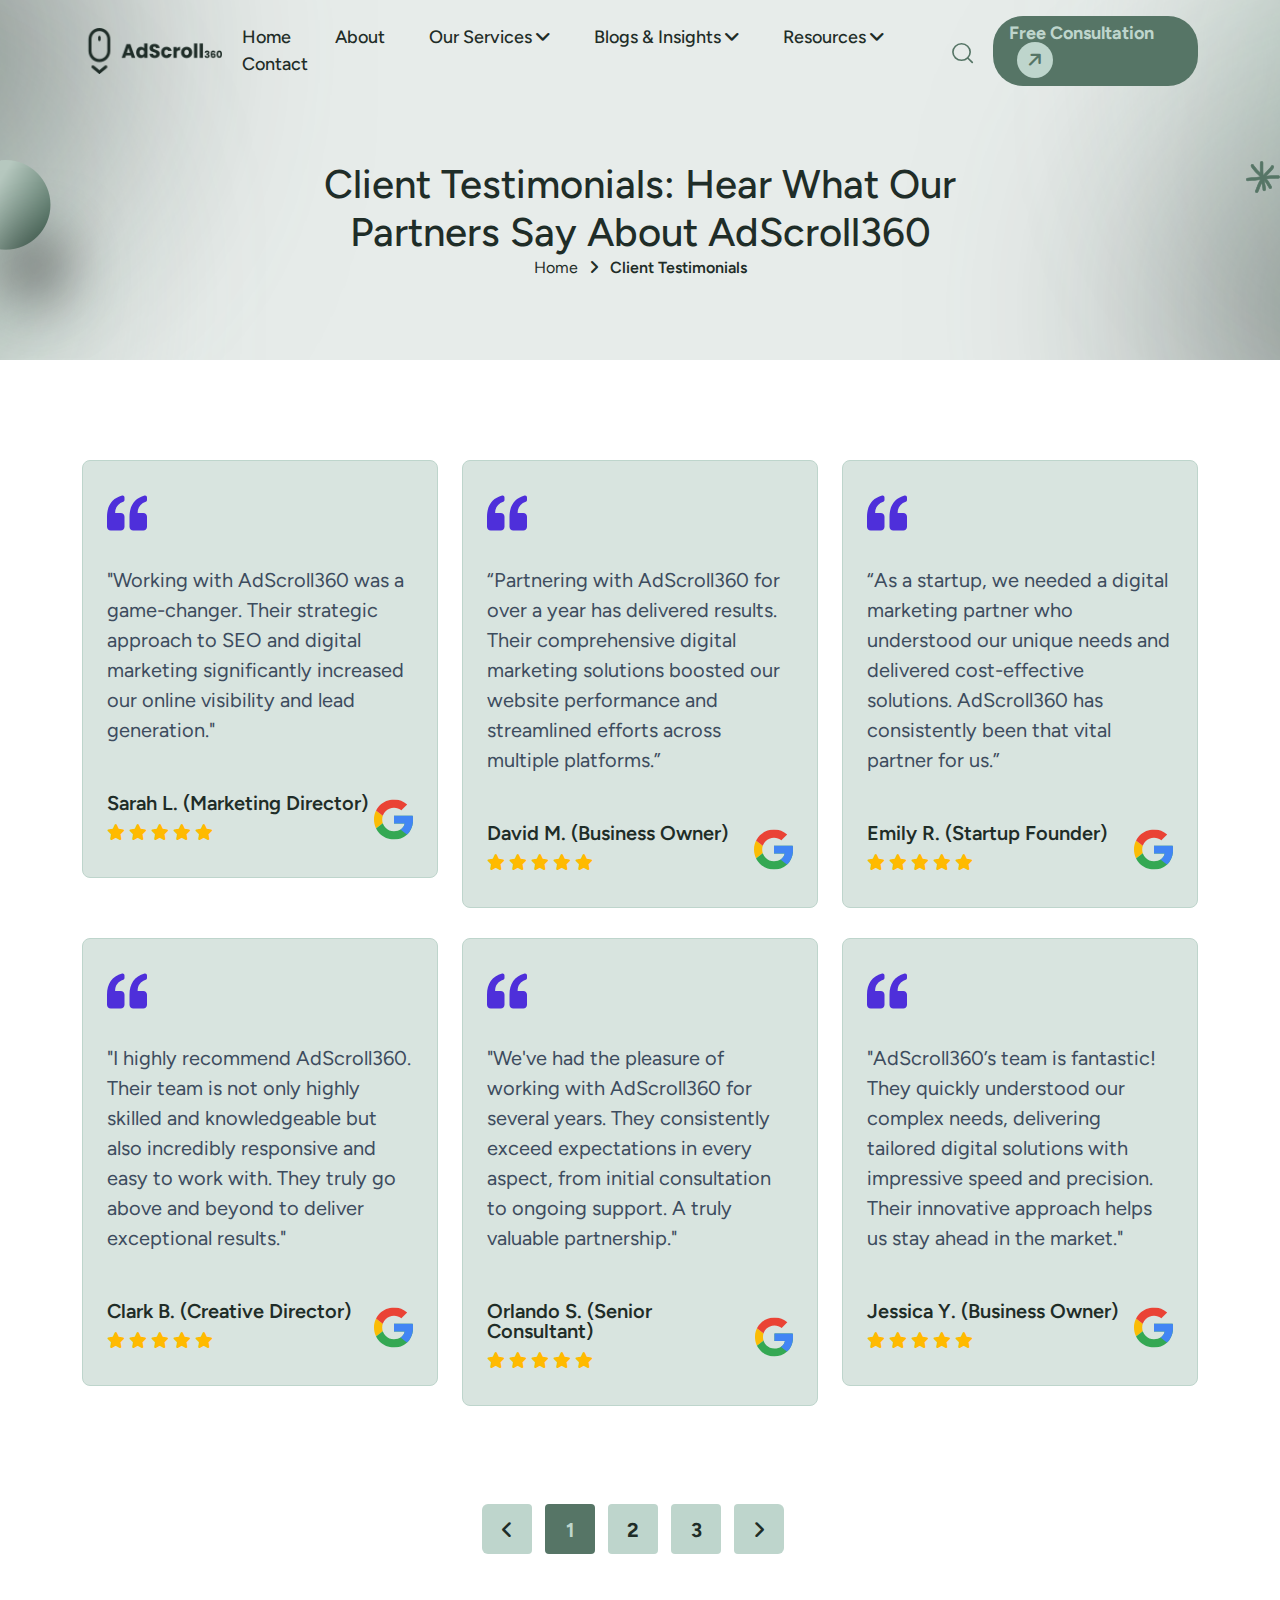
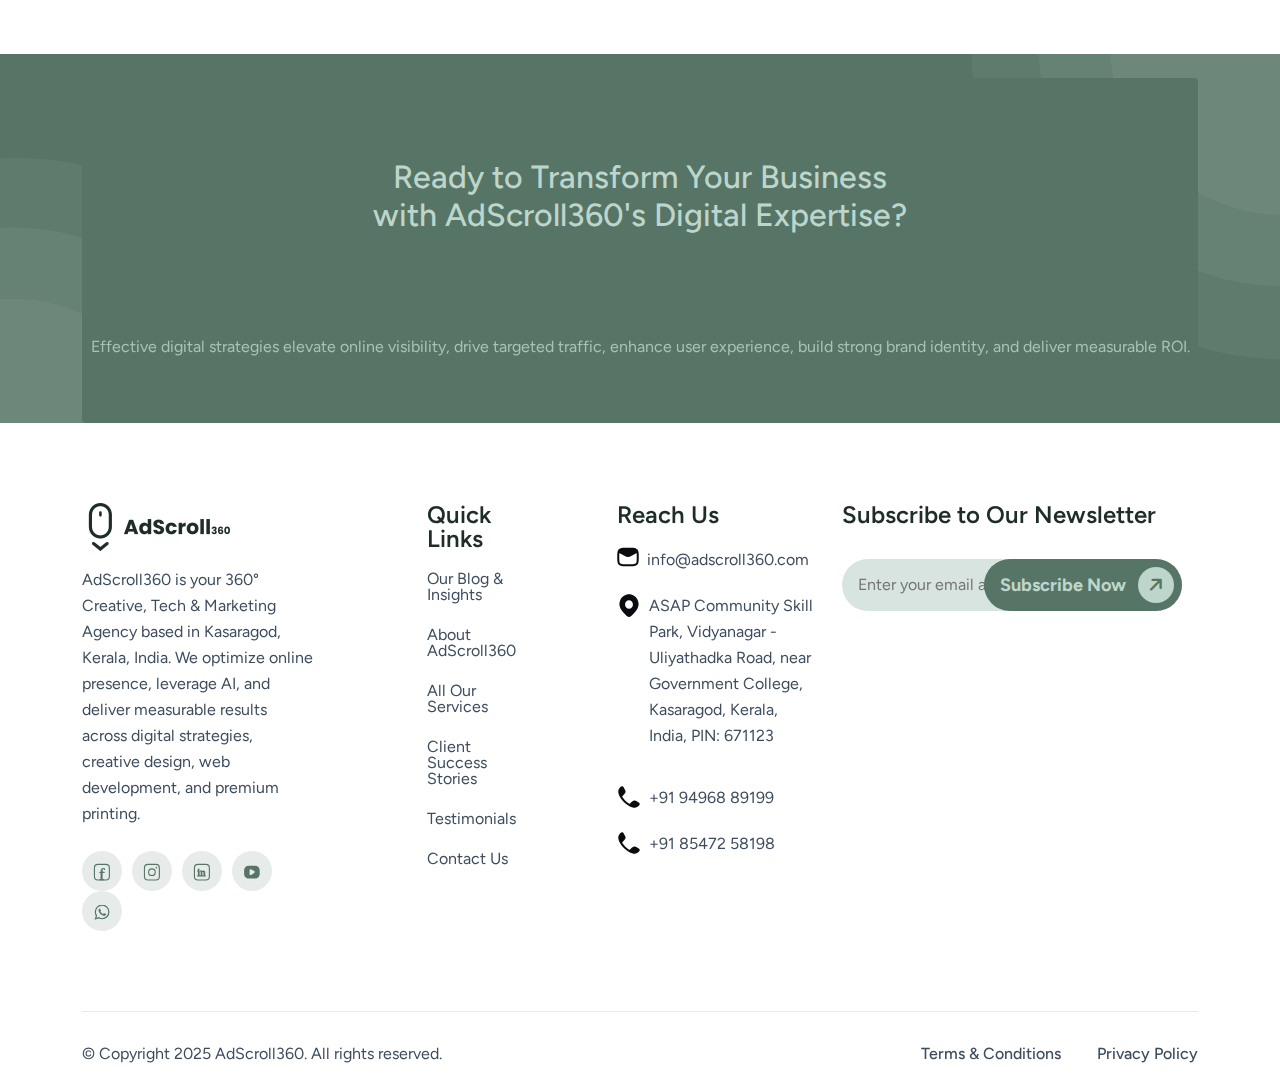
<file: docs/testimonials.html>
<!DOCTYPE html>
<html lang="en">
<head>
     <meta charset="UTF-8">
     <meta name="viewport" content="width=device-width, initial-scale=1.0">
    <title>Client Testimonials | AdScroll360: Digital Marketing & Web Development Success Stories</title> 
<meta name="description" content="Read authentic client testimonials for AdScroll360, your trusted 360° digital marketing, web development, and creative agency. See our proven results and success stories.">

    <link rel="canonical" href="https://www.adscroll360.com/testimonials.html">

     <!--=====FAB ICON=======-->
    <link rel="shortcut icon" href="assets/img/logo/fav-logo1.png" type="image/x-icon">

    <!--===== CSS LINK =======-->
    <link rel="stylesheet" href="assets/css/plugins/bootstrap.min.css">
    <link rel="stylesheet" href="assets/css/plugins/aos.css">
    <link rel="stylesheet" href="assets/css/plugins/fontawesome.css">
    <link rel="stylesheet" href="assets/css/plugins/magnific-popup.css">
    <link rel="stylesheet" href="assets/css/plugins/mobile.css">
    <link rel="stylesheet" href="assets/css/plugins/owlcarousel.min.css">
    <link rel="stylesheet" href="assets/css/plugins/sidebar.css">
    <link rel="stylesheet" href="assets/css/plugins/slick-slider.css">
    <link rel="stylesheet" href="assets/css/plugins/nice-select.css">
    <link rel="stylesheet" href="assets/css/main.css">

    <!--=====  JS SCRIPT LINK =======-->
    <script src="assets/js/plugins/jquery-3-6-0.min.js"></script>
</head>
<body class="homepage1-body">

<!--===== PRELOADER STARTS =======-->
<div class="preloader">
  <div class="loading-container">
    <div class="loading"></div>
    <div id="loading-icon"><img src="assets/img/logo/preloader.png" alt="AdScroll360 logo loading animation"></div> 
  </div>
</div>
<div class="paginacontainer">
    <div class="progress-wrap">
        <svg class="progress-circle svg-content" width="100%" height="100%" viewBox="-1 -1 102 102" aria-label="Page scroll progress indicator">
            <path d="M50,1 a49,49 0 0,1 0,98 a49,49 0 0,1 0,-98"/>
        </svg>
    </div>
</div>
 <!--===== PROGRESS ENDS=======-->
<!--===== PROGRESS ENDS=======-->
    <!--===== All HEADER STARTS =======-->
    <!--===== All HEADER STARTS =======-->
    <!--===== All HEADER STARTS =======-->

    <header>
        <div class="header-area homepage1 header header-sticky d-none d-lg-block" id="header">
            <div class="container">
                <div class="row">
                    <div class="col-lg-12">
                        <div class="header-elements">
                            <div class="site-logo">
                                <a href="index.html">
                                    <img src="assets/img/logo/logo1.png"
                                        alt="AdScroll360 - 360 Degree Creative, Tech & Digital Marketing Agency in Kerala">
                                </a>
                            </div>
                            <div class="main-menu">
                                <ul>
                                    <li><a href="index.html">Home</a></li>

                                    <li><a href="about.html">About</a></li>

                                    <li><a href="services.html">Our Services <i class="fa-solid fa-angle-down"></i></a>
                                        <ul class="dropdown-padding">
                                            <li><a href="services.html">Digital Strategy & Branding</a></li>
                                            <li><a href="services.html">Creative Design</a></li>
                                            <li><a href="services.html">Video Production</a></li>
                                            <li><a href="services.html">Marketing & Performance</a></li>
                                            <li><a href="services.html">AI Tools & Automation</a></li>
                                            <li><a href="services.html">Web Development</a></li>
                                            <li><a href="services.html">Mobile App Development</a></li>
                                            <li><a href="services.html">Premium Printing Works</a></li>
                                            <li><a href="services.html">Smart Tech & Gadgets</a></li>
                                        </ul>
                                    </li>

                                    <li><a href="blog.html">Blogs & Insights <i class="fa-solid fa-angle-down"></i></a>
                                        <ul class="dropdown-padding">
                                            <li><a href="blog.html">Latest Insights</a></li>
                                            <li><a href="blog.html">Digital Marketing Blog</a></li>
                                            <li><a href="blog.html">Tech Solutions Blog</a></li>
                                            <li><a href="blog.html">Featured Article</a></li>
                                        </ul>
                                    </li>

                                    <li><a href="case-single.html">Resources <i class="fa-solid fa-angle-down"></i></a>
                                        <ul class="dropdown-padding">
                                            <li><a href="case-single.html">Case Studies</a></li>
                                            <li><a href="case-single.html">Single Case Study</a></li>
                                            <li><a href="team.html">Our Team</a></li>
                                            <li><a href="#">Pricing Plans</a></li>
                                            <li><a href="testimonials.html">Client Testimonials</a></li>
                                            <li><a href="faq.html">FAQ (Frequently Asked Questions)</a></li>
                                            <li><a href="404.html">404 Page</a></li>
                                        </ul>
                                    </li>

                                    <li><a href="contact.html">Contact</a></li>
                                </ul>
                            </div>
                            <div class="btn-area">
                                <div class="search-icon header__search header-search-btn">
                                    <a href="#"><img src="assets/img/icons/search-icons1.svg"
                                            alt="Search AdScroll360 website"></a>
                                </div>
                                <a href="contact.html" class="header-btn1">Free Consultation <span><i
                                            class="fa-solid fa-arrow-right"></i></span></a>
                            </div>

                            <div class="header-search-form-wrapper">
                                <div class="tx-search-close tx-close"><i class="fa-solid fa-xmark"
                                        aria-label="Close search form"></i></div>
                                <div class="header-search-container">
                                    <form role="search" class="search-form">
                                        <input type="search" class="search-field"
                                            placeholder="Search AdScroll360 services..." value="" name="s">
                                        <button type="submit" class="search-submit"><img
                                                src="assets/img/icons/search-icons1.svg" alt="Submit Search"></button>
                                    </form>
                                </div>
                            </div>
                            <div class="body-overlay"></div>
                        </div>
                    </div>
                </div>
            </div>
        </div>
    </header>
    <div class="mobile-header mobile-haeder1 d-block d-lg-none">
        <div class="container-fluid">
            <div class="col-12">
                <div class="mobile-header-elements">
                    <div class="mobile-logo">
                        <a href="index.html">
                            <img src="assets/img/logo/logo1.png"
                                alt="AdScroll360 - 360 Degree Digital Marketing, Tech & Creative Agency">
                        </a>
                    </div>
                    <div class="mobile-nav-icon dots-menu">
                        <i class="fa-solid fa-bars" aria-label="Open Mobile Navigation"></i>
                    </div>
                </div>
            </div>
        </div>
    </div>

    <div class="mobile-sidebar mobile-sidebar1">
        <div class="logosicon-area">
            <div class="logos">
                <img src="assets/img/logo/logo1.png" alt="AdScroll360 Logo - Digital Marketing Solutions">
            </div>
            <div class="menu-close">
                <i class="fa-solid fa-xmark" aria-label="Close Mobile Navigation"></i>
            </div>
        </div>
        <div class="mobile-nav mobile-nav1">
            <ul class="mobile-nav-list nav-list1">
                <li><a href="index.html">Home</a></li>
                <li><a href="about.html">About AdScroll360</a></li>

                <li><a href="services.html">Our Services <i class="fa-solid "></i></a>
                    <ul class="sub-menu">
                        <li><a href="services.html">Digital Strategy & Branding</a></li>
                        <li><a href="services.html">Creative Design</a></li>
                        <li><a href="services.html">Video Production</a></li>
                        <li><a href="services.html">Marketing & Performance</a></li>
                        <li><a href="services.html">AI Tools & Automation</a></li>
                        <li><a href="services.html">Web Development</a></li>
                        <li><a href="services.html">Mobile App Development</a></li>
                        <li><a href="services.html">Premium Printing Works</a></li>
                        <li><a href="services.html">Smart Tech & Gadgets</a></li>
                    </ul>
                </li>

                <li><a href="blog.html">Blogs & Insights <i class="fa-solid"></i></a>
                    <ul class="sub-menu">
                        <li><a href="blog.html">Latest Insights</a></li>
                        <li><a href="blog.html">Digital Marketing Blog</a></li>
                        <li><a href="blog.html">Tech Solutions Blog</a></li>
                        <li><a href="blog.html">Featured Article</a></li>
                    </ul>
                </li>

                <li><a href="pages.html">Resources <i class="fa-solid"></i></a>
                    <ul class="sub-menu">
                        <li><a href="case-study-single.html">Case Studies</a></li>
                        <li><a href="case-study-single.html">Success Stories</a></li>
                        <li><a href="team.html">Our Team</a></li>
                        <li><a href="#">Pricing Plans</a></li>
                        <li><a href="testimonials.html">Client Testimonials</a></li>
                        <li><a href="faq.html">FAQ (Frequently Asked Questions)</a></li>
                        <li><a href="404.html">404 Page</a></li>
                    </ul>
                </li>

                <li><a href="contact.html">Contact AdScroll360</a></li>
            </ul>

            <div class="allmobilesection">
                <a href="contact.html" class="header-btn1">Get a Free Consultation <span><i
                            class="fa-solid fa-arrow-right"></i></span></a>
                <div class="single-footer">
                    <h3>Contact AdScroll360</h3>
                    <div class="footer1-contact-info">
                        <div class="contact-info-single">
                            <div class="contact-info-icon">
                                <i class="fa-solid fa-phone-volume"></i>
                            </div>
                            <div class="contact-info-text">
                                <a href="tel:+919496889199">+91 94968 89199</a>
                            </div>
                        </div>

                        <div class="contact-info-single">
                            <div class="contact-info-icon">
                                <i class="fa-solid fa-envelope"></i>
                            </div>
                            <div class="contact-info-text">
                                <a href="mailto:info@example.com">info@adscroll360.com</a>
                            </div>
                        </div>

                        <div class="single-footer">
                            <h3>Our Location</h3>

                            <div class="contact-info-single">
                                <div class="contact-info-icon">
                                    <i class="fa-solid fa-location-dot"></i>
                                </div>
                                <div class="contact-info-text">
                                    <address>ASAP Community Skill Park, Vidyanagar - Uliyathadka Road, near Government
                                        College, Kasaragod, Kerala 671123</address>
                                </div>
                            </div>

                        </div>
                        <div class="single-footer">
                            <h3>Stay Connected</h3>

                            <div class="social-links-mobile-menu">
                                <ul>
                                    <li><a href="https://www.facebook.com/share/1BvKwdYk1M/?mibextid=wwXIfr"
                                            target="_blank" aria-label="AdScroll360 on Facebook"><img
                                                src="assets/img/icons/facebook.svg" alt="Facebook icon"></i></a></li>
                                    <li><a href="https://www.instagram.com/adscroll360" target="_blank"
                                            aria-label="AdScroll360 on Instagram"><img
                                                src="assets/img/icons/instagram.svg" alt="Instagram icon"></i></a></li>
                                    <li><a href="https://www.linkedin.com/company/adscroll360" target="_blank"
                                            aria-label="AdScroll360 on LinkedIn"><img
                                                src="assets/img/icons/linkedin.svg" alt="LinkedIn icon"></a></li>
                                    <li><a href="https://www.youtube.com/@AdScroll360" target="_blank"
                                            aria-label="AdScroll360 on YouTube"><img src="assets/img/icons/youtube.svg"
                                                alt="YouTube icon"></a></li>
                                    <li><a href="https://chat.whatsapp.com/HHyN8fpRQUO4tgrv0WcMXe" target="_blank"
                                            aria-label="AdScroll360 WhatsApp Group"><img
                                                src="assets/img/icons/whatsapp.svg" alt="whatsapp icon"></a></li>
                                </ul>
                            </div>
                        </div>
                    </div>
                </div>
            </div>

        </div>
    </div>

    <!--===== MOBILE HEADER STARTS =======-->

    <!--===== All HEADER STARTS =======-->
    <!--===== All HEADER STARTS =======-->
    <!--===== All HEADER STARTS =======-->

<!--===== HERO AREA STARTS =======-->
<div class="about-header-area" style="background-image: url(assets/img/bg/inner-header.png); background-repeat: no-repeat; background-size: cover; background-position: center;">
    <img src="assets/img/elements/elements1.png" alt="Abstract design element" class="elements1 aniamtion-key-1">
    <img src="assets/img/elements/star2.png" alt="Decorative star graphic" class="star2 keyframe5">
    <div class="container">
        <div class="row">
            <div class="col-lg-8 m-auto">
                <div class="about-inner-header heading9 text-center">
                    <h1>Client Testimonials: Hear What Our Partners Say About AdScroll360</h1>
                    <a href="index.html">Home <i class="fa-solid fa-angle-right"></i> <span>Client Testimonials</span></a>
                </div>
            </div>
        </div>
    </div>
</div>
<!--===== HERO AREA ENDS =======-->

<!--===== TESTIMONIAL AREA STARTS =======-->
<div class="testimonial4-section-area sp1" style="background: none;">
    <div class="container">
        <div class="row">
            <div class="col-lg-12">
                <div class="testimonial4-slider-area1">
                    <div class="row">
                        <div class="col-lg-4 col-md-6">
                            <div class="testimonial-boxarea">
                                <img src="assets/img/icons/quito4.svg" alt="Quote icon" class="quito">
                                <p>"Working with AdScroll360 was a game-changer. Their strategic approach to SEO and digital marketing significantly increased our online visibility and lead generation."</p>
                                <div class="space48"></div>
                                <div class="auhtor-logo">
                                    <div class="text">
                                        <a href="javascript:void(0);">Sarah L. (Marketing Director)</a>
                                        <ul>
                                            <li><i class="fa-solid fa-star"></i></li>
                                            <li><i class="fa-solid fa-star"></i></li>
                                            <li><i class="fa-solid fa-star"></i></li>
                                            <li><i class="fa-solid fa-star"></i></li>
                                            <li><i class="fa-solid fa-star"></i></li>
                                        </ul>
                                    </div>
                                    <div class="logo">
                                        <a href="https://g.page/AdScroll360/review?rc" target="_blank" aria-label="View Google reviews for AdScroll360">
                                            <img src="assets/img/icons/google1.svg" alt="Google Reviews icon">
                                        </a>
                                    </div>
                                </div>
                            </div>
                        </div>

                        <div class="col-lg-4 col-md-6">
                            <div class="testimonial-boxarea">
                                <img src="assets/img/icons/quito4.svg" alt="Quote icon" class="quito">
                                <p>“Partnering with AdScroll360 for over a year has delivered results. Their comprehensive digital marketing solutions boosted our website performance and streamlined efforts across multiple platforms.”</p>
                                <div class="space48"></div>
                                <div class="auhtor-logo">
                                    <div class="text">
                                        <a href="javascript:void(0);">David M. (Business Owner)</a>
                                        <ul>
                                            <li><i class="fa-solid fa-star"></i></li>
                                            <li><i class="fa-solid fa-star"></i></li>
                                            <li><i class="fa-solid fa-star"></i></li>
                                            <li><i class="fa-solid fa-star"></i></li>
                                            <li><i class="fa-solid fa-star"></i></li>
                                        </ul>
                                    </div>
                                    <div class="logo">
                                        <a href="https://g.page/AdScroll360/review?rc" target="_blank" aria-label="View Google reviews for AdScroll360">
                                            <img src="assets/img/icons/google1.svg" alt="Google Reviews icon">
                                        </a>
                                    </div>
                                </div>
                            </div>
                        </div>

                        <div class="col-lg-4 col-md-6">
                            <div class="testimonial-boxarea">
                                <img src="assets/img/icons/quito4.svg" alt="Quote icon" class="quito">
                                <p>“As a startup, we needed a digital marketing partner who understood our unique needs and delivered cost-effective solutions. AdScroll360 has consistently been that vital partner for us.”</p>
                                <div class="space48"></div>
                                <div class="auhtor-logo">
                                    <div class="text">
                                        <a href="javascript:void(0);">Emily R. (Startup Founder)</a>
                                        <ul>
                                            <li><i class="fa-solid fa-star"></i></li>
                                            <li><i class="fa-solid fa-star"></i></li>
                                            <li><i class="fa-solid fa-star"></i></li>
                                            <li><i class="fa-solid fa-star"></i></li>
                                            <li><i class="fa-solid fa-star"></i></li>
                                        </ul>
                                    </div>
                                    <div class="logo">
                                        <a href="https://g.page/AdScroll360/review?rc" target="_blank" aria-label="View Google reviews for AdScroll360">
                                            <img src="assets/img/icons/google1.svg" alt="Google Reviews icon">
                                        </a>
                                    </div>
                                </div>
                            </div>
                        </div>

                        <div class="col-lg-4 col-md-6">
                            <div class="testimonial-boxarea">
                                <img src="assets/img/icons/quito4.svg" alt="Quote icon" class="quito">
                                <p>"I highly recommend AdScroll360. Their team is not only highly skilled and knowledgeable but also incredibly responsive and easy to work with. They truly go above and beyond to deliver exceptional results."</p>
                                <div class="space48"></div>
                                <div class="auhtor-logo">
                                    <div class="text">
                                        <a href="javascript:void(0);">Clark B. (Creative Director)</a>
                                        <ul>
                                            <li><i class="fa-solid fa-star"></i></li>
                                            <li><i class="fa-solid fa-star"></i></li>
                                            <li><i class="fa-solid fa-star"></i></li>
                                            <li><i class="fa-solid fa-star"></i></li>
                                            <li><i class="fa-solid fa-star"></i></li>
                                        </ul>
                                    </div>
                                    <div class="logo">
                                        <a href="https://g.page/AdScroll360/review?rc" target="_blank" aria-label="View Google reviews for AdScroll360">
                                            <img src="assets/img/icons/google1.svg" alt="Google Reviews icon">
                                        </a>
                                    </div>
                                </div>
                            </div>
                        </div>

                        <div class="col-lg-4 col-md-6">
                            <div class="testimonial-boxarea">
                                <img src="assets/img/icons/quito4.svg" alt="Quote icon" class="quito">
                                <p>"We've had the pleasure of working with AdScroll360 for several years. They consistently exceed expectations in every aspect, from initial consultation to ongoing support. A truly valuable partnership."</p>
                                <div class="space48"></div>
                                <div class="auhtor-logo">
                                    <div class="text">
                                        <a href="javascript:void(0);">Orlando S. (Senior Consultant)</a>
                                        <ul>
                                            <li><i class="fa-solid fa-star"></i></li>
                                            <li><i class="fa-solid fa-star"></i></li>
                                            <li><i class="fa-solid fa-star"></i></li>
                                            <li><i class="fa-solid fa-star"></i></li>
                                            <li><i class="fa-solid fa-star"></i></li>
                                        </ul>
                                    </div>
                                    <div class="logo">
                                        <a href="https://g.page/AdScroll360/review?rc" target="_blank" aria-label="View Google reviews for AdScroll360">
                                            <img src="assets/img/icons/google1.svg" alt="Google Reviews icon">
                                        </a>
                                    </div>
                                </div>
                            </div>
                        </div>

                        <div class="col-lg-4 col-md-6">
                            <div class="testimonial-boxarea">
                                <img src="assets/img/icons/quito4.svg" alt="Quote icon" class="quito">
                                <p>"AdScroll360’s team is fantastic! They quickly understood our complex needs, delivering tailored digital solutions with impressive speed and precision. Their innovative approach helps us stay ahead in the market."</p>
                                <div class="space48"></div>
                                <div class="auhtor-logo">
                                    <div class="text">
                                        <a href="javascript:void(0);">Jessica Y. (Business Owner)</a>
                                        <ul>
                                            <li><i class="fa-solid fa-star"></i></li>
                                            <li><i class="fa-solid fa-star"></i></li>
                                            <li><i class="fa-solid fa-star"></i></li>
                                            <li><i class="fa-solid fa-star"></i></li>
                                            <li><i class="fa-solid fa-star"></i></li>
                                        </ul>
                                    </div>
                                    <div class="logo">
                                        <a href="https://g.page/AdScroll360/review?rc" target="_blank" aria-label="View Google reviews for AdScroll360">
                                            <img src="assets/img/icons/google1.svg" alt="Google Reviews icon">
                                        </a>
                                    </div>
                                </div>
                            </div>
                        </div>
                    </div>
                </div>
            </div>
        </div>
        
        <div class="row mt-5">
            <div class="col-lg-12">
                <div class="pagination-area">
                    <nav aria-label="Testimonial page navigation">
                        <ul class="pagination justify-content-center">
                            <li class="page-item">
                                <a class="page-link" href="#" aria-label="Previous testimonials page"><i class="fa-solid fa-angle-left"></i></a>
                            </li>
                            <li class="page-item"><a class="page-link active" href="#" aria-label="Current page 1">1</a></li>
                            <li class="page-item"><a class="page-link" href="#" aria-label="Go to page 2">2</a></li>
                            <li class="page-item"><a class="page-link" href="#" aria-label="Go to page 3">3</a></li>
                            <li class="page-item">
                                <a class="page-link" href="#" aria-label="Next testimonials page"><i class="fa-solid fa-angle-right"></i></a>
                            </li>
                        </ul>
                    </nav>
                </div>
            </div>
        </div>
    </div>
</div>
<!--===== TESTIMONIAL AREA ENDS =======-->

<!--===== CTA AREA STARTS =======-->
<div class="cta-section-area">
    <img src="assets/img/bg/cta-bg1.png" alt="Abstract digital marketing graphic representing business growth" class="cta-bg1 aniamtion-key-2">
    <img src="assets/img/bg/cta-bg2.png" alt="Creative technology graphic representing innovation" class="cta-bg2 aniamtion-key-1">
    <div class="container">
        <div class="row">
            <div class="col-lg-12 m-auto">  
                <div class="cta-header-area text-center sp4 heading2">
                    <h2>Ready to Transform Your Business <br class="d-md-block d-none"> with AdScroll360's Digital Expertise?</h2>
                    <p data-aos="fade-up" data-aos-duration="1000">
                        Effective digital strategies elevate online visibility, drive targeted traffic, enhance user experience, build strong brand identity, and deliver measurable ROI.
                    </p>
                    <div class="btn-area text-center" data-aos="fade-up" data-aos-duration="1200">
                        <a href="contact.html" class="header-btn1">Get Your Free Consultation <span><i class="fa-solid fa-arrow-right"></i></span></a>
                    </div>
                </div>
            </div>
        </div>
    </div>
</div>
<!--===== CTA AREA ENDS =======-->

 <!--===== FOOTER AREA STARTS =======-->
        <div class="footer1-section-area">
            <div class="container">
                <div class="row">
                    <div class="col-lg-3 col-md-6">
                        <div class="footer-logo-area">
                            <a href="index.html">
                                <img src="assets/img/logo/logo1.png"
                                    alt="AdScroll360 - 360 Degree Digital Marketing, Creative & Tech Agency in Kannur, Kerala">
                            </a>
                            <p>
                                AdScroll360 is your 360° Creative, Tech & Marketing Agency based in Kasaragod, Kerala,
                                India. We optimize online presence, leverage AI, and deliver measurable results across
                                digital strategies, creative design, web development, and premium printing. </p>

                            <ul>
                                <li><a href="https://www.facebook.com/share/1BvKwdYk1M/?mibextid=wwXIfr" target="_blank"
                                        aria-label="AdScroll360 on Facebook"><img src="assets/img/icons/facebook.svg"
                                            alt="Facebook icon"></i></a></li>
                                <li><a href="https://www.instagram.com/adscroll360" target="_blank"
                                        aria-label="AdScroll360 on Instagram"><img src="assets/img/icons/instagram.svg"
                                            alt="Instagram icon"></i></a></li>
                                <li><a href="https://www.linkedin.com/company/adscroll360" target="_blank"
                                        aria-label="AdScroll360 on LinkedIn"><img src="assets/img/icons/linkedin.svg"
                                            alt="LinkedIn icon"></a></li>
                                <li><a href="https://www.youtube.com/@AdScroll360" target="_blank"
                                        aria-label="AdScroll360 on YouTube"><img src="assets/img/icons/youtube.svg"
                                            alt="YouTube icon"></a></li>
                                <li><a href="https://chat.whatsapp.com/HHyN8fpRQUO4tgrv0WcMXe" target="_blank"
                                        aria-label="AdScroll360 WhatsApp Group"><img src="assets/img/icons/whatsapp.svg"
                                            alt="whatsapp icon"></a></li>
                            </ul>
                        </div>
                    </div>

                    <div class="col-lg-2 col-md-6">
                        <div class="footer-logo-area1">
                            <h3>Quick Links</h3>
                            <ul>
                                <li><a href="blog.html">Our Blog & Insights</a></li>
                                <li><a href="about.html">About AdScroll360</a></li>
                                <li><a href="services.html">All Our Services</a></li>
                                <li><a href="case-studies.html">Client Success Stories</a></li>
                                <li><a href="testimonials.html">Testimonials</a></li>
                                <li><a href="contact.html">Contact Us</a></li>
                            </ul>
                        </div>
                    </div>

                    <div class="col-lg-3 col-md-6">
                        <div class="footer-logo-area2">
                            <h3>Reach Us</h3>
                            <ul>
                                <li><a href="mailto:info@adscroll360.com"><img src="assets/img/icons/email.svg"
                                            alt="Email icon"><span>info@adscroll360.com</span></a></li>
                                <li>
                                    <a href="YOUR_Maps_LINK" target="_blank"
                                        aria-label="Find AdScroll360 on Google Maps">
                                        <img src="assets/img/icons/location.svg" alt="Location pin icon">
                                        <address>ASAP Community Skill Park, Vidyanagar - Uliyathadka Road, near
                                            Government College,<br class="d-lg-block d-none"> Kasaragod, Kerala, India,
                                            PIN: 671123</address>
                                    </a>
                                </li>
                                <li><a href="tel:+919496889199"><img src="assets/img/icons/phone.svg"alt="Phone icon"><span>+91 94968 89199</span></a></li>
                                <li><a href="tel:+918547258198"><img src="assets/img/icons/phone.svg"alt="Phone icon"><span>+91 85472 58198</span></a></li>
                            </ul>
                        </div>
                    </div>
                    <div class="col-lg-4 col-md-6">
                        <div class="footer-logo-area3">
                            <h3>Subscribe to Our Newsletter</h3>
                            <form action="contact.html" method="POST">
                                <input type="email" name="email_subscribe" placeholder="Enter your email address"
                                    required>
                                <button type="submit" class="header-btn1">Subscribe Now <span><i
                                            class="fa-solid fa-arrow-right"></i></span></button>
                            </form>
                        </div>
                    </div>
                </div>
                <div class="space80 d-lg-block d-none"></div>
                <div class="space40 d-lg-none d-block"></div>
                <div class="row">
                    <div class="col-lg-12">
                        <div class="copyright-area">
                            <div class="pera">
                                <p>© Copyright 2025 AdScroll360. All rights reserved.</p>
                            </div>
                            <ul>
                                <li><a href="#">Terms & Conditions</a></li>
                                <li><a href="#" class="m-0"> Privacy Policy </a></li>
                            </ul>
                        </div>
                    </div>
                </div>
            </div>
        </div>
        <!--===== FOOTER AREA ENDS =======-->
<!--===== JS SCRIPT LINK =======-->
<script src="assets/js/plugins/bootstrap.min.js"></script>
<script src="assets/js/plugins/fontawesome.js"></script>
<script src="assets/js/plugins/aos.js"></script>
<script src="assets/js/plugins/counter.js"></script>
<script src="assets/js/plugins/gsap.min.js"></script>
<script src="assets/js/plugins/ScrollTrigger.min.js"></script>
<script src="assets/js/plugins/Splitetext.js"></script>
<script src="assets/js/plugins/sidebar.js"></script>
<script src="assets/js/plugins/magnific-popup.js"></script>
<script src="assets/js/plugins/mobilemenu.js"></script>
<script src="assets/js/plugins/owlcarousel.min.js"></script>
<script src="assets/js/plugins/gsap-animation.js"></script>
<script src="assets/js/plugins/nice-select.js"></script>
<script src="assets/js/plugins/waypoints.js"></script>
<script src="assets/js/plugins/slick-slider.js"></script>
<script src="assets/js/plugins/circle-progress.js"></script>
<script src="assets/js/main.js"></script>

</body>
</html>
</file>
<file: docs/assets/css/plugins/mobile.css>
/*

Plugin Name: Multi Drop Down Mobile menu
version: 1.0
Author: Abdul Rabby
Desc: 



*/




/*Base css*/

*{
    margin: 0;
    padding: 0;
}
body{
    font-size: 16px;
    font-family: "Figtree", sans-serif;
}

a, a:hover{
    outline: none;
    text-decoration: none;
}

ul, li{
    list-style: none;
}




/*Menu Css*/

.mobile-logo a{
    font-size: 20px;
    font-weight: 500;
    color: #161616;
    text-decoration: none;
}


.mobile-header {
    position: absolute;
    top: 0;
    left: 0;
    width: 100%;
    padding: 17px 0;
    z-index: 9;
    
}

.mobile-header-elements {
    display: flex;
    align-items: center;
    justify-content: space-between;
}

.mobile-nav-icon {
    font-size: 23px;
    border: 1px solid;
    width: 40px;
    height: 40px;
    display: flex;
    align-items: center;
    justify-content: center;
    border-radius: 4px;
    color: #161616;
}



.mobile-sidebar {
    position: fixed;
    height: 100%;
    width: 100%;
    background:#F6F6EC;
    z-index: 99;
    padding: 40px 30px;
    left: -100%;
    top: 0;
    visibility: hidden;
    opacity: 0;
    transition: all .3s;
    
    
}

.mobile-sidebar .contact-icon{
    background: #161616;
}


.mobile-sidebar.mobile-menu-active{
    left: 0;
    visibility: visible;
    opacity: 1;
    transition: all .3s;
    overflow-y:scroll ;
}

.menu-close {
    position: absolute;
    right: 20px;
    top: 20px;
    font-size: 25px;
    color: #161616;
    cursor: pointer;
}

.mobile-nav li a {
    font-size: 18px;
    line-height: 24px;
    color: #161616;
    padding: 10px 0;
    display: block;
    font-family: "Figtree", sans-serif;
    font-weight: 500 !important;
}


ul.mobile-nav-list {
    margin-top: 30px;
}


li.has-children {
    position: relative;
    z-index: 2;
}

span.mobile-nav-menu-icon {
    position: absolute;
    right: 0;
    top: 0;
    height: 50px;
    width: 50px;
    text-align: center;
    line-height: 50px;
    color: #161616;
}

ul.mobile-menu-sub {
    display: none;
    position: relative;
    left: 0;
    padding-left: 10px;
    transition: all .3s;
}

ul.mobile-menu-sub.sub-menu-active{
    display: block;
    position: relative;
    transition: all .3s;
}



.mobile-nav li {
    position: relative;
    z-index: 2;
}

span.submenu-button {
    position: absolute;
    width: 100%;
    height: 44px;
    top: 0;
    left: 0;
    z-index: 3;
    transition: all .3s;
}

span.submenu-button:after, span.submenu-button:before {
    position: absolute;
    content: "";
    height: 20px;
    width: 2px;
    background: #161616;
    top: 12px;
    right: 9px;
    transition: all .3s;
}

span.submenu-button:before {
    height: 2px;
    width: 20px;
    right: 0px;
    top: 22px;
}

span.submenu-button.submenu-opened:after {
    visibility: hidden;
    opacity: 0;
}

.sub-menu{
    display: none;
    padding-left: 15px;
}


span.multi-drop-icon {
    position: absolute;
    right: 10px;
    width: 20px;
    height: 100%;
    top: 0;
    text-align: center;
    display: flex;
    align-items: center;
    justify-content: flex-end;
}


ul.mobile-nav-list {
    max-height: 500px;
    overflow-y: scroll;
}
</file>
<file: docs/assets/css/plugins/nice-select.css>
.nice-select {
    -webkit-tap-highlight-color: transparent;
    background-color: #fff;
    border-radius: 5px;
    border: solid 1px #e8e8e8;
    box-sizing: border-box;
    clear: both;
    cursor: pointer;
    display: block;
    float: left;
    font-family: inherit;
    font-size: 14px;
    font-weight: normal;
    height: 42px;
    line-height: 40px;
    outline: none;
    padding-left: 18px;
    padding-right: 30px;
    position: relative;
    text-align: left !important;
    -webkit-transition: all 0.2s ease-in-out;
    transition: all 0.2s ease-in-out;
    -webkit-user-select: none;
       -moz-user-select: none;
        -ms-user-select: none;
            user-select: none;
    white-space: nowrap;
    width: auto; }
    .nice-select:hover {
      border-color: #dbdbdb; }
    .nice-select:active, .nice-select.open, .nice-select:focus {
      border-color: #999; }
    .nice-select:after {
      border-bottom: 2px solid #999;
      border-right: 2px solid #999;
      content: '';
      display: block;
      height: 5px;
      margin-top: -4px;
      pointer-events: none;
      position: absolute;
      right: 12px;
      top: 50%;
      -webkit-transform-origin: 66% 66%;
          -ms-transform-origin: 66% 66%;
              transform-origin: 66% 66%;
      -webkit-transform: rotate(45deg);
          -ms-transform: rotate(45deg);
              transform: rotate(45deg);
      -webkit-transition: all 0.15s ease-in-out;
      transition: all 0.15s ease-in-out;
      width: 5px; }
    .nice-select.open:after {
      -webkit-transform: rotate(-135deg);
          -ms-transform: rotate(-135deg);
              transform: rotate(-135deg); }
    .nice-select.open .list {
      opacity: 1;
      pointer-events: auto;
      -webkit-transform: scale(1) translateY(0);
          -ms-transform: scale(1) translateY(0);
              transform: scale(1) translateY(0); }
    .nice-select.disabled {
      border-color: #ededed;
      color: #999;
      pointer-events: none; }
      .nice-select.disabled:after {
        border-color: #cccccc; }
    .nice-select.wide {
      width: 100%; }
      .nice-select.wide .list {
        left: 0 !important;
        right: 0 !important; }
    .nice-select.right {
      float: right; }
      .nice-select.right .list {
        left: auto;
        right: 0; }
    .nice-select.small {
      font-size: 12px;
      height: 36px;
      line-height: 34px; }
      .nice-select.small:after {
        height: 4px;
        width: 4px; }
      .nice-select.small .option {
        line-height: 34px;
        min-height: 34px; }
    .nice-select .list {
      background-color: #fff;
      border-radius: 5px;
      box-shadow: 0 0 0 1px rgba(68, 68, 68, 0.11);
      box-sizing: border-box;
      margin-top: 4px;
      opacity: 0;
      overflow: hidden;
      padding: 0;
      pointer-events: none;
      position: absolute;
      top: 100%;
      left: 0;
      -webkit-transform-origin: 50% 0;
          -ms-transform-origin: 50% 0;
              transform-origin: 50% 0;
      -webkit-transform: scale(0.75) translateY(-21px);
          -ms-transform: scale(0.75) translateY(-21px);
              transform: scale(0.75) translateY(-21px);
      -webkit-transition: all 0.2s cubic-bezier(0.5, 0, 0, 1.25), opacity 0.15s ease-out;
      transition: all 0.2s cubic-bezier(0.5, 0, 0, 1.25), opacity 0.15s ease-out;
      z-index: 9; }
      .nice-select .list:hover .option:not(:hover) {
        background-color: transparent !important; }
    .nice-select .option {
      cursor: pointer;
      font-weight: 400;
      line-height: 40px;
      list-style: none;
      min-height: 40px;
      outline: none;
      padding-left: 18px;
      padding-right: 29px;
      text-align: left;
      -webkit-transition: all 0.2s;
      transition: all 0.2s; }
      .nice-select .option:hover, .nice-select .option.focus, .nice-select .option.selected.focus {
        background-color: #f6f6f6; }
      .nice-select .option.selected {
        font-weight: bold; }
      .nice-select .option.disabled {
        background-color: transparent;
        color: #999;
        cursor: default; }
  
  .no-csspointerevents .nice-select .list {
    display: none; }
  
  .no-csspointerevents .nice-select.open .list {
    display: block; }
</file>
<file: docs/assets/css/plugins/owlcarousel.min.css>
blog/**
 * Owl Carousel v2.3.4
 * Copyright 2013-2018 David Deutsch
 * Licensed under: SEE LICENSE IN https://github.com/OwlCarousel2/OwlCarousel2/blob/master/LICENSE
 */
 .owl-carousel,.owl-carousel .owl-item{-webkit-tap-highlight-color:transparent;position:relative}.owl-carousel{display:none;width:100%;z-index:1}.owl-carousel .owl-stage{position:relative;-ms-touch-action:pan-Y;touch-action:manipulation;-moz-backface-visibility:hidden}.owl-carousel .owl-stage:after{content:".";display:block;clear:both;visibility:hidden;line-height:0;height:0}.owl-carousel .owl-stage-outer{position:relative;overflow:hidden;-webkit-transform:translate3d(0,0,0)}.owl-carousel .owl-item,.owl-carousel .owl-wrapper{-webkit-backface-visibility:hidden;-moz-backface-visibility:hidden;-ms-backface-visibility:hidden;-webkit-transform:translate3d(0,0,0);-moz-transform:translate3d(0,0,0);-ms-transform:translate3d(0,0,0)}.owl-carousel .owl-item{min-height:1px;float:left;-webkit-backface-visibility:hidden;-webkit-touch-callout:none}.owl-carousel .owl-item img{display:block;width:100%}.owl-carousel .owl-dots.disabled,.owl-carousel .owl-nav.disabled{display:none}.no-js .owl-carousel,.owl-carousel.owl-loaded{display:block}.owl-carousel .owl-dot,.owl-carousel .owl-nav .owl-next,.owl-carousel .owl-nav .owl-prev{cursor:pointer;-webkit-user-select:none;-khtml-user-select:none;-moz-user-select:none;-ms-user-select:none;user-select:none}.owl-carousel .owl-nav button.owl-next,.owl-carousel .owl-nav button.owl-prev,.owl-carousel button.owl-dot{background:0 0;color:inherit;border:none;padding:0!important;font:inherit}.owl-carousel.owl-loading{opacity:0;display:block}.owl-carousel.owl-hidden{opacity:0}.owl-carousel.owl-refresh .owl-item{visibility:hidden}.owl-carousel.owl-drag .owl-item{-ms-touch-action:pan-y;touch-action:pan-y;-webkit-user-select:none;-moz-user-select:none;-ms-user-select:none;user-select:none}.owl-carousel.owl-grab{cursor:move;cursor:grab}.owl-carousel.owl-rtl{direction:rtl}.owl-carousel.owl-rtl .owl-item{float:right}.owl-carousel .animated{animation-duration:1s;animation-fill-mode:both}.owl-carousel .owl-animated-in{z-index:0}.owl-carousel .owl-animated-out{z-index:1}.owl-carousel .fadeOut{animation-name:fadeOut}@keyframes fadeOut{0%{opacity:1}100%{opacity:0}}.owl-height{transition:height .5s ease-in-out}.owl-carousel .owl-item .owl-lazy{opacity:0;transition:opacity .4s ease}.owl-carousel .owl-item .owl-lazy:not([src]),.owl-carousel .owl-item .owl-lazy[src^=""]{max-height:0}.owl-carousel .owl-item img.owl-lazy{transform-style:preserve-3d}.owl-carousel .owl-video-wrapper{position:relative;height:100%;background:#000}.owl-carousel .owl-video-play-icon{position:absolute;height:80px;width:80px;left:50%;top:50%;margin-left:-40px;margin-top:-40px;background:url(owl.video.play.png) no-repeat;cursor:pointer;z-index:1;-webkit-backface-visibility:hidden;transition:transform .1s ease}.owl-carousel .owl-video-play-icon:hover{-ms-transform:scale(1.3,1.3);transform:scale(1.3,1.3)}.owl-carousel .owl-video-playing .owl-video-play-icon,.owl-carousel .owl-video-playing .owl-video-tn{display:none}.owl-carousel .owl-video-tn{opacity:0;height:100%;background-position:center center;background-repeat:no-repeat;background-size:contain;transition:opacity .4s ease}.owl-carousel .owl-video-frame{position:relative;z-index:1;height:100%;width:100%}
</file>
<file: docs/assets/css/plugins/sidebar.css>
/*!
* metismenu https://github.com/onokumus/metismenu#readme
* A jQuery menu plugin
* @version 3.0.6
* @author Osman Nuri Okumus <onokumus@gmail.com> (https://github.com/onokumus)
* @license: MIT 
*/

.metismenu .arrow {
  float: right;
  line-height: 1.42857;
}

*[dir="rtl"] .metismenu .arrow {
  float: left;
}

/*
   * Require Bootstrap 3.x
   * https://github.com/twbs/bootstrap
  */

.metismenu .glyphicon.arrow:before {
  content: "\e079";
}

.metismenu .mm-active>a>.glyphicon.arrow:before {
  content: "\e114";
}

/*
   * Require Font-Awesome
   * http://fortawesome.github.io/Font-Awesome/
  */

.metismenu .fa.arrow:before {
  content: "\f104";
}

.metismenu .mm-active>a>.fa.arrow:before {
  content: "\f107";
}

/*
   * Require Ionicons
   * http://ionicons.com/
  */

.metismenu .ion.arrow:before {
  content: "\f3d2"
}

.metismenu .mm-active>a>.ion.arrow:before {
  content: "\f3d0";
}

.metismenu .plus-times {
  float: right;
}

*[dir="rtl"] .metismenu .plus-times {
  float: left;
}

.metismenu .fa.plus-times:before {
  content: "\f067";
}

.metismenu .mm-active>a>.fa.plus-times {
  transform: rotate(45deg);
}

.metismenu .plus-minus {
  float: right;
}

*[dir="rtl"] .metismenu .plus-minus {
  float: left;
}

.metismenu .fa.plus-minus:before {
  content: "\f067";
}

.metismenu .mm-active>a>.fa.plus-minus:before {
  content: "\f068";
}

.metismenu .mm-collapse:not(.mm-show) {
  display: none;
}

.metismenu .mm-collapsing {
  position: relative;
  height: 0;
  overflow: hidden;
  transition-timing-function: ease;
  transition-duration: .35s;
  transition-property: height, visibility;
}

.metismenu .has-arrow {
  position: relative;
}

.metismenu .has-arrow::after {
  position: absolute;
  content: '';
  width: .5em;
  height: .5em;
  border-width: 1px 0 0 1px;
  border-style: solid;
  border-color: currentColor;
  border-color: initial;
  right: 1em;
  transform: rotate(-45deg) translate(0, -50%);
  transform-origin: top;
  top: 50%;
  transition: all .3s ease-out;
}

*[dir="rtl"] .metismenu .has-arrow::after {
  right: auto;
  left: 1em;
  transform: rotate(135deg) translate(0, -50%);
}

.metismenu .mm-active>.has-arrow::after, .metismenu .has-arrow[aria-expanded="true"]::after {
  transform: rotate(-135deg) translate(0, -50%);
}

*[dir="rtl"] .metismenu .mm-active>.has-arrow::after, *[dir="rtl"] .metismenu .has-arrow[aria-expanded="true"]::after {
  transform: rotate(225deg) translate(0, -50%);
}

/* custom code */

.hamburger-menu {
  display: inline-block;
}

.hamburger-menu a {
  display: inline-block;
}

.body-overlay {
  background-color: #000000;
  height: 950px;
  width: 100%;
  position: fixed;
  top: 0;
  z-index: 1010;
  left: 0;
  opacity: 0;
  visibility: hidden;
  transition: all 0.3s linear 0s;
  transition: all 600ms ease;
  -webkit-transition: all 600ms ease;
  -moz-transition: all 600ms ease;
  -ms-transition: all 600ms ease;
  -o-transition: all 600ms ease;
}

.body-overlay.active {
  opacity: .5;
  visibility: visible;
}

.side-mobile-menu ul li a {
  padding: 13px 0;
  display: block;
  border-bottom: 1px solid rgba(0, 0, 0, 0.05);
  font-size: 14px;
  color: #000;
  font-weight: 600;
  text-transform: uppercase;
  position: relative;
}

.side-mobile-menu ul li a[aria-expanded="true"] {
  color: var(--color-primary);
}

.side-mobile-menu ul li a:hover {
  color: var(--color-primary);
  padding-left: 5px;
}

.side-mobile-menu ul li ul li:hover>a {
  color: var(--color-primary);
  padding-left: 20px;
}

.side-mobile-menu ul li ul li:hover>a::before {
  background: var(--color-primary);
  border-color: var(--color-primary) !important;
}

.slide-bar.style-2 .side-mobile-menu ul li a[aria-expanded="true"],
.slide-bar.style-2 .side-mobile-menu ul li a:hover,
.slide-bar.style-2 .side-mobile-menu ul li ul li:hover>a {
  color: #2962FF;
}
.slide-bar.style-2 .side-mobile-menu ul li ul li:hover>a::before {
  background: #2962FF;
  border-color: #2962FF !important;
}





.side-mobile-menu ul {
  list-style: none;
  margin: 0;
  padding: 0;
}


.slide-bar {
    position: fixed;
    overflow-y: auto;
    top: 0;
    right: -860px;
    right: -860px;
    max-width: 830px;
    padding: 50px 50px;
    height: 900px;
    display: block;
    background-color: var(--color-white);
    z-index: 1020;
transition-duration: 500ms;
background-color: #fff;
}


.side-mobile-menu {
    display: none;
}
.slide-bar.show {
  right: 0;
}

.side-mobile-menu ul li ul li {
  padding-left: 15px;
}

.side-mobile-menu ul li ul li a {
  position: relative;
  padding-left: 15px;
  text-transform: capitalize;
  font-size: 16px;
}

.side-mobile-menu ul li.dropdown>a::after {
  position: absolute;
  content: "";
  width: 8px;
  height: 8px;
  border-width: 0 2px 2px 0;
  border-style: solid;
  border-color: initial;
  right: 16px;
  top: 50%;
  -webkit-transform: rotate(-45deg) translateY(-50%);
  -webkit-transform-origin: top;
  transform-origin: top;
  transition: all 0.3s ease-out;
  transform: rotate(-45deg) translateY(-50%);
  -moz-transform: rotate(-45deg) translateY(-50%);
  -ms-transform: rotate(-45deg) translateY(-50%);
  -o-transform: rotate(-45deg) translateY(-50%);
}

.side-mobile-menu ul li.dropdown a[aria-expanded="true"]::after {
  -webkit-transform: rotate(-135deg) translateY(-50%);
  transform: rotate(45deg) translateY(-50%);
}

.side-mobile-menu ul li ul li a::before {
  content: "";
  width: 8px;
  height: 8px;
  position: absolute;
  left: 0;
  top: 50%;
  transform: translateY(-50%);
  border: 2px solid #101a23;
  border-radius: 50%;
}

.side-mobile-menu ul li ul li a {
  text-transform: capitalize;
  font-size: 15px;
}

.close-mobile-menu a {
  color: #fff;
  position: relative;
  z-index: 2;
  font-size: 16px;
  left: 0;
  display: block;
}


.close-mobile-menu {
  position: absolute;
  top: 0;
  right: 0;
  text-align: center;
  line-height: 40px;
  transition: .3s;
  -webkit-transition: .3s;
  -moz-transition: .3s;
  -ms-transition: .3s;
  -o-transition: .3s;
}

.slide-bar .tx-close {
    background: rgba(150,144,162,.08);
    width: 54px;
    height: 54px;
    border-width: 18px;
}
.slide-bar .tx-close::before, .slide-bar .tx-close::after {
    background-color: #000;
}


.header-mobile-search input {
  width: 100%;
  height: 50px;
  background-color: #fff;
  padding: 0 18px;
  padding-right: 40px;
  font-size: 14px;
  border: 1px solid #ececec;
  transition: .3s;
  -webkit-transition: .3s;
  -moz-transition: .3s;
  -ms-transition: .3s;
  -o-transition: .3s;
  border-radius: 3px;
}

.header-mobile-search input:focus {
  border-color: var(--color-primary);
}

.header-mobile-search {
  margin-bottom: 15px;
  position: relative;
  display: block;
}

.header-mobile-search button {
  position: absolute;
  width: 50px;
  height: 100%;
  right: 0;
  line-height: 100%;
  padding: 0;
  border: none;
  background-color: initial;
  background-image: none;
  color: #3a505f;
  top: 0;
  cursor: pointer;
}
</file>
